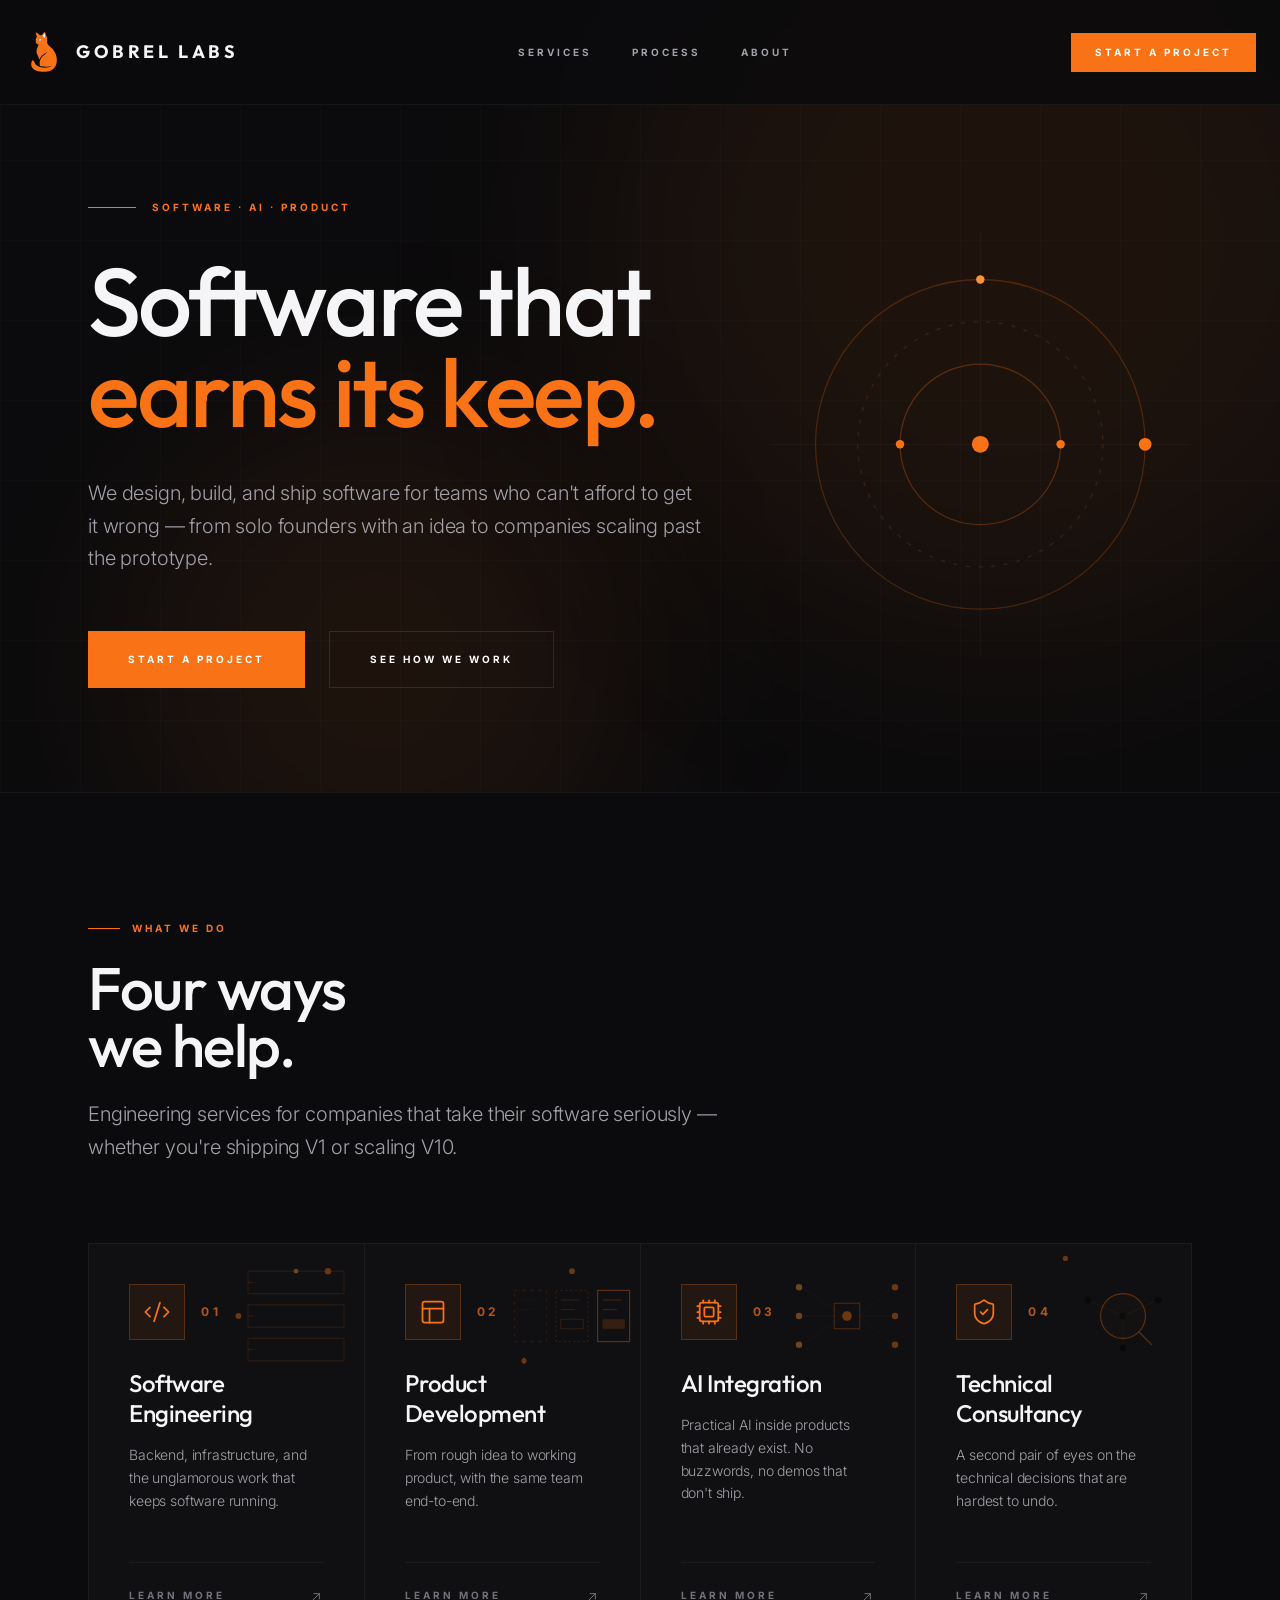
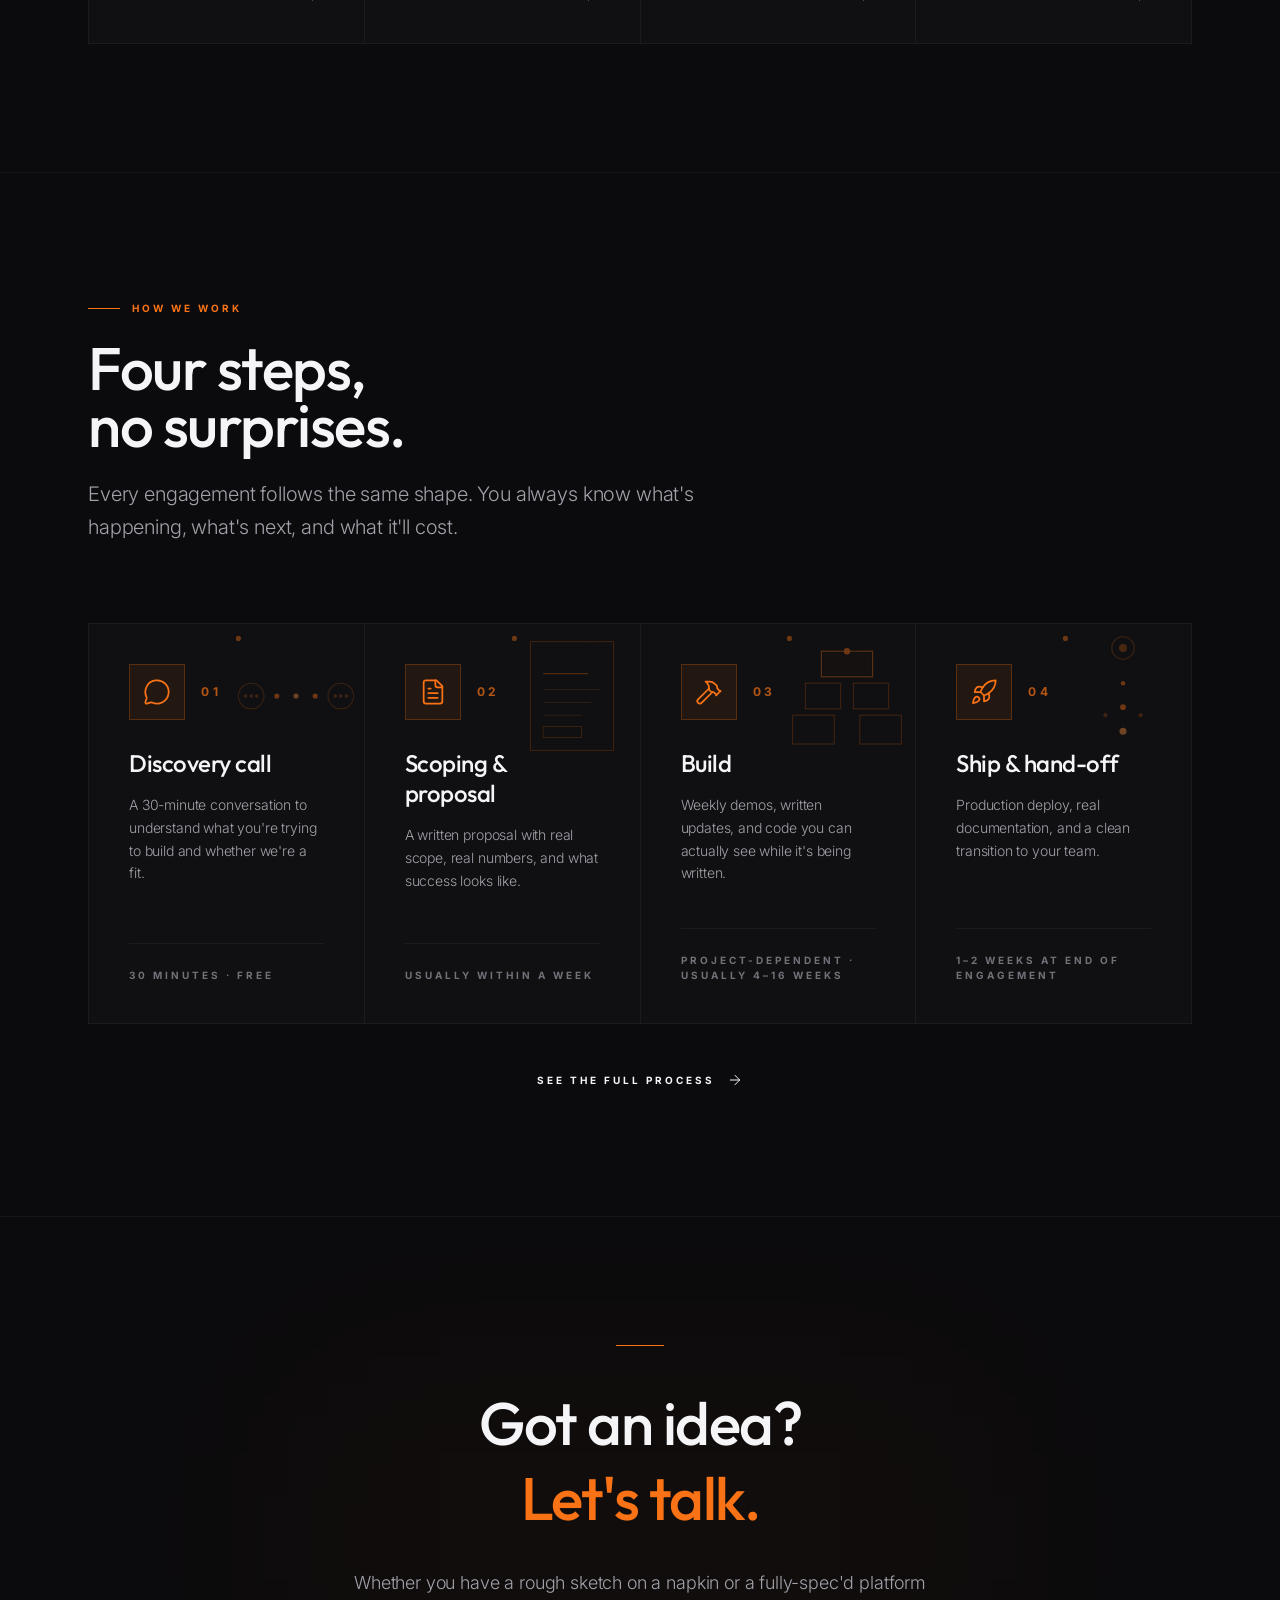
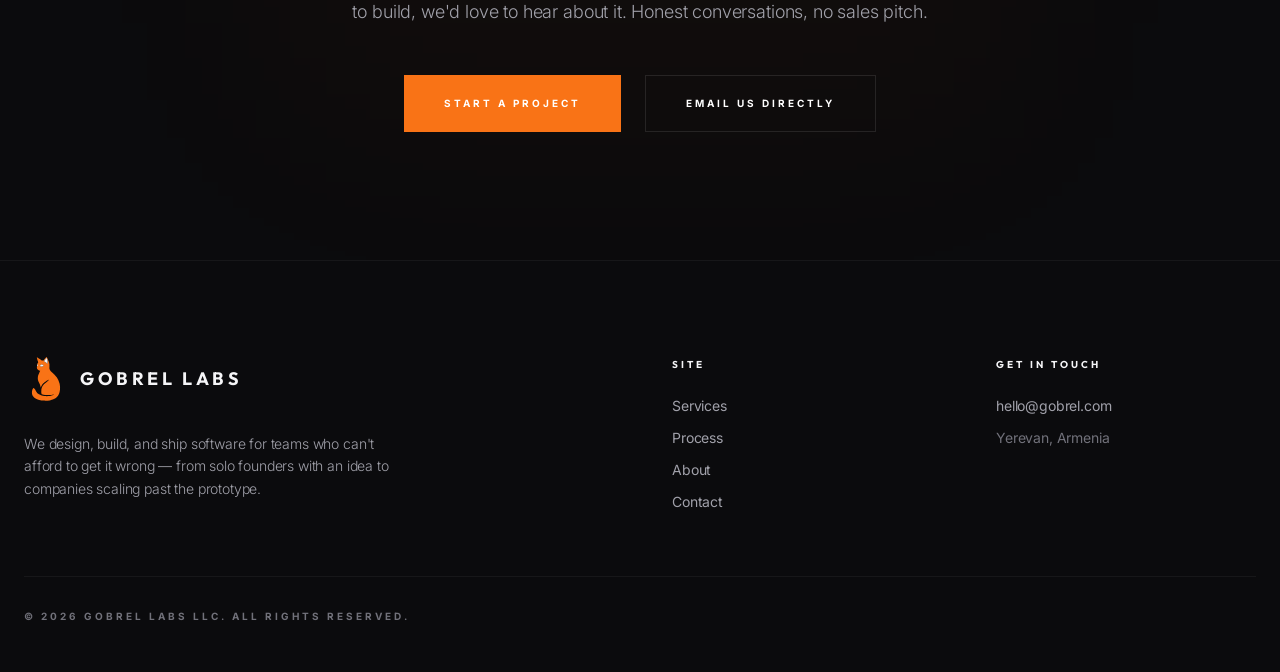
<file: index.html>
<!DOCTYPE html><html lang="en" class="scroll-smooth"> <head><meta charset="UTF-8"><meta name="viewport" content="width=device-width, initial-scale=1.0"><meta name="theme-color" content="#0b0b0d"><!-- Fonts --><link rel="preconnect" href="https://fonts.googleapis.com"><link rel="preconnect" href="https://fonts.gstatic.com" crossorigin><link href="https://fonts.googleapis.com/css2?family=Inter:wght@300;400;500;600;700&family=Outfit:wght@400;500;600;700&display=swap" rel="stylesheet"><!-- Primary meta --><title>Gobrel Labs — Software, AI, and Product Engineering</title><meta name="description" content="We design, build, and ship software for teams who can't afford to get it wrong — from solo founders with an idea to companies scaling past the prototype."><link rel="canonical" href="https://gobrel.com/"><!-- Open Graph --><meta property="og:type" content="website"><meta property="og:url" content="https://gobrel.com/"><meta property="og:title" content="Gobrel Labs — Software, AI, and Product Engineering"><meta property="og:description" content="We design, build, and ship software for teams who can't afford to get it wrong."><meta property="og:site_name" content="Gobrel Labs"><!-- JSON-LD --><script type="application/ld+json">{"@context":"https://schema.org","@type":"Organization","name":"Gobrel Labs","url":"https://gobrel.com","logo":"https://gobrel.com/logo.svg","description":"We design, build, and ship software for teams who can't afford to get it wrong — from solo founders with an idea to companies scaling past the prototype."}</script><!-- Favicon --><link rel="icon" type="image/svg+xml" href="/favicon.svg"><link rel="stylesheet" href="/_astro/about.CgyVgIvz.css"></head> <body class="min-h-screen flex flex-col bg-surface text-foreground">  <a href="#main-content" class="skip-to-content">
Skip to content
</a> <nav class="fixed top-0 left-0 right-0 z-50 py-6 md:py-8 px-6 bg-surface/80 backdrop-blur-md border-b border-hairline" data-astro-cid-3ef6ksr2> <div class="max-w-7xl mx-auto flex items-center justify-between" data-astro-cid-3ef6ksr2> <a href="/" class="flex items-center gap-3 group" data-astro-cid-3ef6ksr2> <div class="relative flex items-center justify-center group-hover:rotate-6 transition-transform duration-500" style="width: 40px; height: 40px;"> <svg viewBox="570 660 620 960" xmlns="http://www.w3.org/2000/svg" class="w-full h-full opacity-100"> <path fill="var(--brand-primary)" opacity="1.000000" d=" M946.164673,1513.258545   C959.389282,1510.506714 972.725281,1508.191650 985.801453,1504.857300   C995.351196,1502.422241 1004.629456,1498.836426 1013.895935,1495.405029   C1020.960266,1492.788940 1027.944580,1489.875488 1034.723267,1486.595825   C1039.935547,1484.073975 1044.772339,1480.776123 1050.081299,1477.495117   C1050.591797,1477.156494 1050.797119,1477.146240 1051.002563,1477.135986   C1051.002563,1477.135986 1050.882080,1477.106689 1051.255371,1477.093628   C1053.695679,1475.897461 1055.762451,1474.714233 1057.829346,1473.531006   C1057.640625,1473.108154 1057.451904,1472.685181 1057.263184,1472.262329   C1052.304932,1473.798584 1047.346558,1475.334839 1042.388306,1476.871094   C1042.269165,1477.047485 1042.150024,1477.223999 1041.793701,1477.545898   C1041.556396,1477.691406 1041.743530,1477.622192 1041.743530,1477.622314   C1026.487915,1480.743408 1011.232300,1483.864380 995.223877,1486.861572   C992.812866,1486.848022 991.141418,1486.860229 989.498596,1487.083252   C963.553223,1490.605103 937.490784,1491.815674 911.326538,1491.179321   C909.562073,1491.136475 907.785767,1491.580688 906.014954,1491.798340   C899.650391,1491.504761 893.285828,1491.211426 886.209229,1490.587158   C874.118652,1489.106445 862.740051,1487.956543 851.361511,1486.806641   C842.024353,1485.435547 832.613647,1484.434326 823.369141,1482.596802   C812.562012,1480.448608 801.914795,1477.505615 791.167297,1475.042114   C786.790161,1474.038818 784.664734,1471.690674 783.890869,1467.093628   C782.546265,1459.106445 780.318604,1451.272217 778.699829,1443.325317   C777.599854,1437.925659 776.907166,1432.442993 776.402710,1426.263428   C777.551575,1405.577271 778.330078,1385.625000 779.108521,1365.672729   C779.108521,1365.672729 779.008728,1365.349609 779.271973,1364.884277   C781.368835,1356.892334 783.202454,1349.365601 785.036011,1341.838867   C789.834595,1329.866089 793.840393,1317.489502 799.672546,1306.043335   C804.694885,1296.186523 811.464539,1287.144287 818.059631,1278.181763   C828.679199,1263.750122 840.686096,1250.556641 854.465576,1238.968750   C864.134338,1230.837891 873.158875,1221.944336 882.751465,1213.718262   C890.749695,1206.859253 899.240845,1200.578003 907.348633,1193.842285   C912.155640,1189.848633 916.651978,1185.480225 921.270142,1181.260620   C924.527222,1178.284546 927.754028,1175.275391 931.271851,1171.762817   C932.006653,1170.828369 932.463867,1170.411987 932.921143,1169.995728   C933.099243,1169.682007 933.277283,1169.368408 933.995483,1168.846436   C935.026978,1168.056152 935.518250,1167.474243 936.009521,1166.892212   C936.009521,1166.892212 936.005249,1166.992798 936.282837,1166.997070   C936.699890,1166.629395 936.839355,1166.257568 936.978882,1165.885742   C936.978882,1165.885742 936.973938,1165.966919 937.282349,1166.062500   C942.565002,1160.903687 947.539307,1155.649536 952.513611,1150.395264   C952.126526,1149.907104 951.739441,1149.418945 951.352295,1148.930786   C943.806458,1152.892822 936.260559,1156.854980 928.714661,1160.817017   C928.714661,1160.817017 928.491455,1160.983032 927.987305,1160.972656   C926.312988,1161.679077 925.142822,1162.395874 923.972656,1163.112671   C923.972656,1163.112671 923.985779,1163.002197 923.667664,1162.985596   C918.601990,1165.640991 913.854431,1168.313232 909.106934,1170.985474   C908.343994,1171.552856 907.581055,1172.120239 906.184082,1172.771484   C904.441223,1173.541992 903.332458,1174.228638 902.223694,1174.915283   C892.797180,1180.809937 883.043762,1186.248901 874.027527,1192.715576   C862.933411,1200.672485 852.335205,1209.341064 841.751953,1217.982666   C834.987671,1223.505981 828.367371,1229.262939 822.157837,1235.396240   C808.193054,1249.189697 796.157288,1264.639648 786.399719,1281.620361   C779.819214,1293.072021 774.704529,1305.365967 768.598877,1317.822388   C767.119019,1319.956055 765.974487,1321.550537 764.829956,1323.145020   C764.363281,1323.100464 763.896606,1323.056030 763.429993,1323.011597   C762.662537,1319.074585 762.013000,1315.110229 761.103088,1311.206543   C759.209534,1303.083130 757.178101,1294.991699 755.203308,1286.887207   C751.807861,1276.626709 749.044128,1266.100708 744.870544,1256.167114   C738.438965,1240.859375 731.041260,1225.957520 724.030273,1210.175659   C723.705322,1209.127808 723.403564,1208.787842 723.101807,1208.447998   C723.101746,1208.447998 723.014648,1208.483887 722.973877,1208.113281   C722.579285,1207.499146 722.225464,1207.255493 721.871582,1207.011841   C721.871582,1207.011841 721.943970,1207.023926 722.130066,1206.724121   C721.501953,1205.287842 720.687744,1204.151367 719.873535,1203.014893   C719.873535,1203.014893 719.945007,1203.023071 720.128479,1202.720947   C719.498657,1201.284180 718.685364,1200.149658 717.872070,1199.015015   C717.872070,1199.015015 717.948608,1199.022827 718.116943,1198.700684   C716.827942,1195.580688 715.370605,1192.782715 713.913330,1189.984741   C713.913330,1189.984741 714.019653,1189.873901 713.837402,1189.957764   C713.516785,1189.762817 713.371216,1189.487671 713.218506,1189.216309   C710.044922,1178.930786 706.832764,1168.656738 703.736511,1158.347900   C703.233154,1156.672241 703.242981,1154.842163 703.102600,1152.210693   C700.438721,1132.845581 699.960510,1114.356323 703.119385,1095.849487   C703.390991,1094.258667 703.056091,1092.564453 703.002930,1090.918213   C706.120972,1078.691772 708.520386,1066.221680 712.559021,1054.307251   C716.602783,1042.377930 722.074097,1030.908569 727.294617,1019.407715   C735.878174,1000.498413 744.764404,981.726440 753.862244,962.167297   C750.422546,961.270386 748.052246,960.455994 745.613953,960.047791   C727.367859,956.993347 710.984131,949.459900 699.209351,935.350891   C688.661011,922.711365 679.092590,908.708313 680.062256,889.917725   C680.397949,889.123291 680.733521,889.104187 681.069031,889.085083   C681.069031,889.085083 680.968445,889.150757 681.208679,888.831116   C681.939941,885.117432 682.775391,881.731628 682.857361,878.327698   C683.103088,868.120117 683.054688,857.905457 683.121033,847.693542   C683.121033,847.693542 683.025208,847.426208 683.332153,847.100403   C684.162109,846.504517 684.685059,846.234497 685.503296,846.290527   C688.504883,850.981934 690.994812,855.505249 694.013184,859.643005   C695.428101,861.582764 698.074158,863.499207 700.173401,860.300415   C705.073608,852.833435 706.588074,844.639587 703.936890,836.007385   C701.098267,826.765137 693.323059,823.395508 685.029236,820.794434   C689.238586,804.839783 697.285950,791.059021 708.455566,778.982910   C709.295288,778.075073 709.659058,776.020203 709.276306,774.802734   C706.668457,766.507141 703.801086,758.293091 701.108704,749.251160   C699.091553,741.968628 696.983215,735.487671 694.874878,729.006714   C694.874817,729.006714 694.919983,728.864197 694.727722,729.076721   C694.452454,728.927856 694.369446,728.566406 694.286438,728.205017   C690.922241,716.018799 687.549194,703.835083 684.214600,691.640747   C684.001892,690.862976 684.087402,690.003662 684.156738,688.338379   C683.195129,681.470581 681.928162,675.469543 681.170898,669.404785   C681.006409,668.087769 682.670288,666.542419 683.492065,665.102234   C694.257935,672.073608 705.078064,678.962830 715.775269,686.037842   C728.118713,694.201660 740.497498,702.325562 752.590027,710.851074   C762.064636,717.531128 771.139771,724.779175 780.354126,731.824951   C781.438843,732.654480 782.280273,733.802063 783.771606,735.247864   C785.089294,735.903320 785.875671,736.314941 786.649536,736.292786   C799.369507,735.928894 812.089050,735.542297 824.804443,735.048401   C825.923523,735.004944 827.012207,734.178833 828.115051,733.716248   C835.060303,724.345947 841.912354,714.904602 848.985291,705.631653   C853.335876,699.927856 857.914307,694.387329 862.589233,688.944275   C867.931091,682.724609 873.380554,676.587769 879.006592,670.625732   C881.931641,667.526062 885.262756,664.789978 888.551514,662.059448   C891.029175,660.002441 893.643188,660.455383 895.368347,663.009399   C900.436646,670.512329 906.022827,677.791809 910.062195,685.833862   C916.149902,697.953918 921.447815,710.508484 926.422302,723.137939   C930.453918,733.373474 933.591797,743.966431 936.985413,754.446472   C940.581970,765.553162 944.403625,776.609436 947.405090,787.880005   C950.392578,799.097900 952.483704,810.554565 954.870300,822.688354   C954.825684,840.717224 954.878662,857.964355 954.931641,875.211426   C954.947632,875.405762 954.963623,875.600098 954.810303,876.425049   C952.771179,890.511841 951.779785,903.964905 954.779785,917.404236   C957.609802,925.141846 959.769043,933.211426 963.401428,940.551941   C972.600403,959.141418 986.065308,974.277893 1002.384338,987.103821   C1009.606689,992.780090 1015.851074,999.690613 1022.653259,1005.916443   C1025.315186,1008.352722 1028.289429,1010.447815 1031.534668,1013.235962   C1033.331909,1014.848389 1034.715820,1015.923096 1036.099854,1016.997803   C1036.099854,1016.997803 1035.997803,1016.999268 1036.033447,1017.250488   C1036.414062,1017.668579 1036.759033,1017.835510 1037.103882,1018.002441   C1037.103882,1018.002441 1036.999634,1018.001831 1037.027466,1018.256592   C1037.405151,1018.674011 1037.754883,1018.836609 1038.104736,1018.999207   C1038.104736,1018.999207 1037.999756,1018.999756 1038.028198,1019.252808   C1038.405273,1019.671265 1038.754028,1019.836731 1039.102661,1020.002197   C1039.102661,1020.002197 1038.997681,1020.002014 1039.030884,1020.250549   C1039.407837,1020.667969 1039.751709,1020.836792 1040.095459,1021.005676   C1040.095459,1021.005676 1039.983398,1021.012695 1040.074463,1021.222046   C1040.473877,1021.628418 1040.782349,1021.825500 1041.090942,1022.022583   C1041.090942,1022.022522 1040.971802,1022.028809 1041.094971,1022.209229   C1041.507202,1022.603943 1041.796021,1022.818237 1042.084961,1023.032471   C1042.084961,1023.032471 1041.968994,1023.033875 1042.141113,1023.263184   C1049.167114,1030.258789 1056.020874,1037.025269 1062.874634,1043.791626   C1062.874634,1043.791626 1063.141235,1043.814819 1063.291748,1044.176758   C1063.985107,1045.046021 1064.528076,1045.553223 1065.071045,1046.060425   C1065.071045,1046.060425 1064.943848,1046.074463 1065.183960,1046.128174   C1065.631592,1046.477783 1065.839111,1046.773682 1066.046631,1047.069702   C1066.046631,1047.069702 1065.930908,1047.068970 1066.171875,1047.137207   C1066.626953,1047.495361 1066.840820,1047.785400 1067.054810,1048.075317   C1067.054810,1048.075317 1066.932739,1048.044556 1067.094238,1048.207031   C1067.531128,1048.592896 1067.806763,1048.816406 1068.082275,1049.039795   C1068.082275,1049.039795 1067.961426,1049.038086 1068.103394,1049.208740   C1068.527954,1049.599731 1068.810425,1049.819824 1069.093018,1050.039917   C1069.093018,1050.039917 1068.976318,1050.024658 1069.031250,1050.228027   C1069.317017,1050.694092 1069.547974,1050.956787 1069.778931,1051.219482   C1075.536621,1057.687744 1081.488770,1063.995239 1087.004883,1070.663330   C1094.624390,1079.874634 1102.525635,1088.944824 1109.205933,1098.819824   C1119.632080,1114.231934 1129.588501,1130.007568 1138.876099,1146.129150   C1145.479980,1157.592529 1151.359253,1169.595581 1156.298218,1181.866577   C1163.106812,1198.783081 1169.475220,1215.958862 1174.607788,1233.441650   C1178.526733,1246.790527 1180.234985,1260.788330 1182.861572,1275.262573   C1182.870483,1277.680908 1182.796631,1279.356323 1183.040527,1280.984131   C1186.658081,1305.121948 1187.510864,1329.373779 1186.147827,1353.722900   C1185.748535,1360.854248 1185.373779,1367.986816 1184.987793,1375.118896   C1182.222290,1390.951172 1179.980103,1406.897705 1176.555054,1422.586060   C1172.512085,1441.104736 1165.664185,1458.739136 1157.031494,1475.644897   C1147.778564,1493.765137 1136.777344,1510.547241 1123.031982,1525.775391   C1109.307129,1540.980835 1093.960083,1554.140625 1076.650635,1564.577026   C1061.208496,1573.887573 1044.780884,1581.850342 1028.094727,1588.724854   C1013.255554,1594.838379 997.518311,1598.823853 982.067505,1603.375366   C976.188110,1605.107300 970.002197,1605.798462 963.212952,1606.857178   C960.655029,1606.974243 958.827698,1607.125122 957.026978,1607.432251   C908.769409,1615.664917 860.328918,1616.857544 811.699524,1611.326538   C806.112427,1610.691040 800.484070,1610.419189 794.874817,1609.978882   C783.106567,1608.251587 771.124023,1607.403931 759.617371,1604.602295   C739.480408,1599.698975 719.271973,1594.626587 699.758179,1587.741211   C673.760620,1578.567871 649.186157,1566.407471 627.232239,1549.052368   C608.515808,1534.256592 593.446045,1517.039917 583.691895,1495.252808   C582.768555,1493.190308 581.923462,1491.092896 581.114868,1488.225830   C580.750610,1485.836548 580.365051,1484.216797 579.868713,1482.631836   C572.265137,1458.353027 570.340393,1433.672974 574.791138,1408.584229   C576.036621,1401.563477 577.671143,1394.611816 579.127075,1387.628418   C579.127075,1387.628418 579.036377,1387.174927 579.044434,1386.881470   C579.052490,1386.588013 579.093628,1386.300659 579.093628,1386.300659   C579.282288,1386.167114 579.470886,1386.033569 579.940613,1385.728394   C580.221680,1385.556641 580.219482,1385.587158 580.219482,1385.587158   C583.397034,1372.295288 588.935181,1360.049316 596.702454,1348.828247   C599.372620,1344.970703 602.058411,1341.052856 605.290710,1337.695557   C606.387634,1336.556274 609.185974,1337.054932 611.436279,1337.062744   C611.627014,1337.128784 611.596008,1336.942505 611.572815,1336.761475   C611.985840,1337.002930 612.398865,1337.244507 613.212646,1338.050171   C613.613342,1338.614380 613.596680,1338.515015 613.596680,1338.515015   C613.793884,1338.625977 613.991150,1338.736816 614.644775,1339.239624   C615.429688,1339.759277 615.758240,1339.887207 616.086792,1340.015015   C616.086792,1340.015015 615.971619,1340.028320 616.103271,1340.201782   C616.516113,1340.595825 616.797424,1340.816406 617.078674,1341.036987   C617.078674,1341.036987 616.965393,1341.033081 617.125671,1341.272095   C622.119629,1346.558594 626.953369,1351.606201 631.787048,1356.653687   C632.526611,1357.327148 633.266113,1358.000732 634.476929,1358.984863   C634.841064,1359.684082 634.733948,1360.072510 634.626831,1360.461060   C637.342102,1363.371704 640.555908,1365.963257 642.667419,1369.260498   C646.891541,1375.856934 650.769653,1382.708862 654.321106,1389.694092   C659.543518,1399.965942 663.653442,1410.867432 669.557556,1420.708618   C674.521484,1428.982788 681.041870,1436.415771 687.466309,1443.697998   C695.824768,1453.172485 705.553528,1461.221436 716.476624,1467.631470   C723.898621,1471.986938 731.932739,1475.349976 739.136169,1480.016602   C753.779236,1489.503052 770.247131,1494.654785 786.594482,1499.484131   C803.780823,1504.561523 821.672546,1507.250732 839.254089,1510.992310   C840.836304,1511.329102 842.404602,1511.731201 844.660278,1511.900635   C846.747986,1512.076538 848.132996,1512.624756 849.564697,1512.808472   C881.744202,1516.939575 913.944580,1517.442993 946.164673,1513.258545  M847.332031,737.782593   C843.379761,743.044678 839.427490,748.306824 835.037170,754.152161   C864.401367,767.621155 889.928650,784.384460 906.610046,812.635742   C908.475159,808.837219 910.108398,805.111389 910.874146,801.215027   C914.395752,783.297363 915.139526,765.261047 913.082764,747.069092   C910.827026,727.116333 906.748596,707.686523 897.668518,689.615173   C893.471924,681.263062 893.200439,680.936646 886.856750,688.635498   C873.639893,704.675720 860.789124,721.017639 847.332031,737.782593  M815.830994,857.305298   C820.674011,852.296204 825.593750,847.357971 830.320007,842.240967   C832.066345,840.350159 832.164795,838.199768 829.243774,837.145264   C820.352966,833.935120 811.639587,829.876709 802.481384,827.829895   C773.938599,821.450317 753.963806,835.339600 746.734314,864.208008   C746.474121,865.246948 746.701172,866.407959 746.701172,867.470398   C747.266479,867.586304 747.606628,867.756409 747.894714,867.692322   C748.366150,867.587463 748.968567,867.457520 749.230774,867.118042   C753.330200,861.807800 758.354675,863.461609 763.248413,865.382141   C782.072083,872.768982 799.383179,870.221802 815.830994,857.305298  z"></path> <path fill="currentColor" opacity="1.000000" stroke="none" d=" M847.559937,737.509094   C860.789124,721.017639 873.639893,704.675720 886.856750,688.635498   C893.200439,680.936646 893.471924,681.263062 897.668518,689.615173   C906.748596,707.686523 910.827026,727.116333 913.082764,747.069092   C915.139526,765.261047 914.395752,783.297363 910.874146,801.215027   C910.108398,805.111389 908.475159,808.837219 906.610046,812.635742   C889.928650,784.384460 864.401367,767.621155 835.037170,754.152161   C839.427490,748.306824 843.379761,743.044678 847.559937,737.509094  z"></path> <path fill="currentColor" opacity="1.000000" stroke="none" d=" M685.068970,820.806458   C693.323059,823.395508 701.098267,826.765137 703.936890,836.007385   C706.588074,844.639587 705.073608,852.833435 700.173401,860.300415   C698.074158,863.499207 695.428101,861.582764 694.013184,859.643005   C690.994812,855.505249 688.504883,850.981934 685.575317,845.977234   C685.263794,837.141479 679.945557,828.987488 685.153198,820.748291   C685.153198,820.748291 685.108704,820.818481 685.068970,820.806458  z"></path> <path fill="currentColor" opacity="1.000000" stroke="none" d=" M815.545898,857.522339   C799.383179,870.221802 782.072083,872.768982 763.248413,865.382141   C758.354675,863.461609 753.330200,861.807800 749.230774,867.118042   C748.968567,867.457520 748.366150,867.587463 747.894714,867.692322   C747.606628,867.756409 747.266479,867.586304 746.701172,867.470398   C746.701172,866.407959 746.474121,865.246948 746.734314,864.208008   C753.963806,835.339600 773.938599,821.450317 802.481384,827.829895   C811.639587,829.876709 820.352966,833.935120 829.243774,837.145264   C832.164795,838.199768 832.066345,840.350159 830.320007,842.240967   C825.593750,847.357971 820.674011,852.296204 815.545898,857.522339  z"></path> </svg> </div> <span class="text-base md:text-lg font-bold tracking-[0.2em] text-foreground uppercase font-display" data-astro-cid-3ef6ksr2>
Gobrel Labs
</span> </a> <div class="hidden lg:flex items-center gap-10" data-astro-cid-3ef6ksr2> <a href="/services" class="text-[10px] font-bold uppercase tracking-[0.3em] transition-colors text-foreground-muted hover:text-foreground" data-astro-cid-3ef6ksr2> Services </a><a href="/process" class="text-[10px] font-bold uppercase tracking-[0.3em] transition-colors text-foreground-muted hover:text-foreground" data-astro-cid-3ef6ksr2> Process </a><a href="/about" class="text-[10px] font-bold uppercase tracking-[0.3em] transition-colors text-foreground-muted hover:text-foreground" data-astro-cid-3ef6ksr2> About </a> </div> <div class="flex items-center gap-4" data-astro-cid-3ef6ksr2> <a href="/contact" class="hidden sm:inline-block text-[10px] font-bold uppercase tracking-[0.3em] px-6 py-3 bg-brand text-white hover:bg-brand-dark transition-colors" data-astro-cid-3ef6ksr2>
Start a project
</a> <button type="button" data-menu-toggle aria-label="Open menu" aria-expanded="false" aria-controls="mobile-menu" class="lg:hidden text-foreground inline-flex items-center justify-center w-10 h-10 -mr-2" data-astro-cid-3ef6ksr2> <span data-menu-icon-open data-astro-cid-3ef6ksr2><svg xmlns="http://www.w3.org/2000/svg" stroke-width="1.5" width="24" height="24" stroke="currentColor" stroke-linecap="round" stroke-linejoin="round" fill="none" viewBox="0 0 24 24" class="lucide lucide-menu">  <path d="M4 5h16"></path> <path d="M4 12h16"></path> <path d="M4 19h16"></path>  </svg></span> <span data-menu-icon-close class="hidden" data-astro-cid-3ef6ksr2><svg xmlns="http://www.w3.org/2000/svg" stroke-width="1.5" width="24" height="24" stroke="currentColor" stroke-linecap="round" stroke-linejoin="round" fill="none" viewBox="0 0 24 24" class="lucide lucide-x">  <path d="M18 6 6 18"></path> <path d="m6 6 12 12"></path>  </svg></span> </button> </div> </div> <div id="mobile-menu" class="lg:hidden absolute top-full left-0 right-0 bg-surface/95 backdrop-blur-md border-b border-hairline px-6 pt-4 pb-6 opacity-0 -translate-y-2 pointer-events-none transition-all duration-200" data-astro-cid-3ef6ksr2> <div class="flex flex-col gap-1" data-astro-cid-3ef6ksr2> <a href="/services" class="text-sm py-3 transition-colors text-foreground font-medium hover:text-brand" data-astro-cid-3ef6ksr2> Services </a><a href="/process" class="text-sm py-3 transition-colors text-foreground font-medium hover:text-brand" data-astro-cid-3ef6ksr2> Process </a><a href="/about" class="text-sm py-3 transition-colors text-foreground font-medium hover:text-brand" data-astro-cid-3ef6ksr2> About </a> <a href="/contact" class="mt-4 inline-block text-[10px] font-bold uppercase tracking-[0.3em] px-6 py-3 bg-brand text-white text-center" data-astro-cid-3ef6ksr2>
Start a project
</a> </div> </div> </nav>  <script type="module">const t=document.querySelector("[data-menu-toggle]"),c=document.getElementById("mobile-menu"),n=document.querySelector("[data-menu-icon-open]"),o=document.querySelector("[data-menu-icon-close]");t?.addEventListener("click",()=>{const e=c?.classList.toggle("open")??!1;t.setAttribute("aria-expanded",String(e)),t.setAttribute("aria-label",e?"Close menu":"Open menu"),n&&n.classList.toggle("hidden",e),o&&o.classList.toggle("hidden",!e)});</script> <main id="main-content" tabindex="-1" class="flex-grow flex flex-col">  <section class="relative min-h-[88vh] flex items-center pt-24 bg-surface overflow-hidden"> <div data-play-state aria-hidden="true" class="hidden sm:block absolute inset-0 z-0 overflow-hidden pointer-events-none"><div class="ambient-orb absolute top-[-20%] right-[-10%] w-[800px] h-[800px] bg-brand-glow blur-[120px] rounded-full"></div><div class="ambient-orb-rev absolute bottom-[-15%] left-[10%] w-[500px] h-[500px] bg-brand-tint-8 blur-[100px] rounded-full"></div><div class="absolute inset-0 bg-[linear-gradient(to_right,rgba(255,255,255,0.03)_1px,transparent_1px),linear-gradient(to_bottom,rgba(255,255,255,0.03)_1px,transparent_1px)] bg-[size:80px_80px] opacity-50"></div></div> <div class="max-w-6xl mx-auto px-6 w-full relative z-10"> <div class="grid lg:grid-cols-12 gap-10 lg:gap-16 items-center"> <div class="animate-hero-content lg:col-span-7"> <div class="flex items-center gap-4 mb-10"> <div class="w-12 h-px bg-brand"></div> <span class="text-[10px] font-bold uppercase tracking-[0.3em] text-brand">
Software · AI · Product
</span> </div> <h1 class="text-5xl md:text-7xl lg:text-8xl font-medium leading-[0.95] tracking-tight text-foreground mb-10 font-display">
Software that<br> <span class="text-brand">earns its keep.</span> </h1> <p class="text-lg md:text-xl text-foreground-muted font-light leading-relaxed max-w-2xl mb-14">
We design, build, and ship software for teams who can't afford to get it wrong — from solo founders with an idea to companies scaling past the prototype.
</p> <div class="flex flex-col sm:flex-row gap-6"> <a href="/contact" class="group relative inline-flex items-center justify-center px-10 py-5 overflow-hidden text-[10px] font-bold uppercase tracking-[0.3em] transition-all duration-500 focus-visible:outline-none focus-visible:ring-2 focus-visible:ring-brand focus-visible:ring-offset-2 focus-visible:ring-offset-surface bg-brand text-white hover:bg-brand-dark"><span class="relative z-10">Start a project</span><span aria-hidden="true" class="absolute inset-0 bg-white translate-y-full group-hover:translate-y-0 transition-transform duration-500"></span><span aria-hidden="true" class="absolute inset-0 z-20 flex items-center justify-center text-surface opacity-0 group-hover:opacity-100 transition-opacity duration-500">Start a project</span></a> <a href="/process" class="group relative inline-flex items-center justify-center px-10 py-5 overflow-hidden text-[10px] font-bold uppercase tracking-[0.3em] transition-all duration-500 focus-visible:outline-none focus-visible:ring-2 focus-visible:ring-brand focus-visible:ring-offset-2 focus-visible:ring-offset-surface border border-white/10 text-white hover:bg-white/5 hover:border-white/20">See how we work</a> </div> </div> <div class="animate-hero-orb hidden lg:block lg:col-span-5" aria-hidden="true"> <svg data-play-state viewBox="0 0 200 200" class="w-full max-w-md mx-auto"> <circle cx="100" cy="100" r="78" fill="none" stroke="rgba(249,115,22,0.22)" stroke-width="0.6"></circle> <circle cx="100" cy="100" r="58" fill="none" stroke="rgba(249,115,22,0.16)" stroke-width="0.6" stroke-dasharray="2 4"></circle> <circle cx="100" cy="100" r="38" fill="none" stroke="rgba(249,115,22,0.28)" stroke-width="0.6"></circle> <line x1="0" y1="100" x2="200" y2="100" stroke="rgba(255,255,255,0.05)" stroke-width="0.4"></line> <line x1="100" y1="0" x2="100" y2="200" stroke="rgba(255,255,255,0.05)" stroke-width="0.4"></line> <g class="orbit-slow"> <circle cx="178" cy="100" r="3" fill="#f97316"></circle> <circle cx="100" cy="22" r="2" fill="#fb923c"></circle> </g> <g class="orbit-fast-rev"> <circle cx="138" cy="100" r="2" fill="#f97316"></circle> <circle cx="62" cy="100" r="2" fill="#f97316"></circle> </g> <circle cx="100" cy="100" r="4" fill="#f97316" class="pulser-anim"></circle> </svg> </div> </div> </div> </section> <section class="py-24 md:py-32 bg-surface text-foreground border-y border-hairline"> <div class="max-w-6xl mx-auto px-6"> <header class="flex flex-col gap-6"> <div class="flex items-center gap-3"> <div class="w-8 h-px bg-brand"></div> <span class="text-[10px] uppercase font-bold tracking-[0.3em] text-brand"> What we do </span> </div> <h2 class="text-4xl md:text-6xl font-medium tracking-tight text-foreground leading-[0.95]"> Four ways<br />we help. </h2> <p class="text-lg md:text-xl text-foreground-muted leading-relaxed font-light max-w-2xl"> Engineering services for companies that take their software seriously — whether you&#39;re shipping V1 or scaling V10. </p> </header> <div class="mt-20 grid md:grid-cols-2 lg:grid-cols-4 border-l border-t border-hairline bg-white/[0.02]"> <div class="reveal ">  <a href="/services" class="group relative block p-10 border-r border-b border-hairline hover:bg-surface-alt transition-all duration-500 min-h-[400px] overflow-hidden" data-play-state><div class="absolute -top-2 -right-3 w-40 h-40 opacity-40 group-hover:opacity-60 transition-opacity duration-500 pointer-events-none"><svg viewBox="0 0 100 100" class="w-full h-full" aria-hidden="true"> <rect x="20" y="22" width="60" height="14" fill="none" stroke-width="0.7" class="motif-anim" style="animation:layer-glow 3.2s ease-in-out infinite;animation-delay:0s;stroke:rgba(249,115,22,0.30)"></rect> <rect x="20" y="43" width="60" height="14" fill="none" stroke-width="0.7" class="motif-anim" style="animation:layer-glow 3.2s ease-in-out infinite;animation-delay:0.4s;stroke:rgba(249,115,22,0.30)"></rect> <rect x="20" y="64" width="60" height="14" fill="none" stroke-width="0.7" class="motif-anim" style="animation:layer-glow 3.2s ease-in-out infinite;animation-delay:0.8s;stroke:rgba(249,115,22,0.30)"></rect> <line x1="20" y1="29" x2="24" y2="29" stroke="rgba(249,115,22,0.4)" stroke-width="0.5"></line> <line x1="20" y1="50" x2="24" y2="50" stroke="rgba(249,115,22,0.4)" stroke-width="0.5"></line> <line x1="20" y1="71" x2="24" y2="71" stroke="rgba(249,115,22,0.4)" stroke-width="0.5"></line> <circle cx="70" cy="22" r="2" fill="#f97316" class="motif-anim" style="animation:flow-down 3.2s ease-in-out infinite;animation-delay:0s"></circle> <circle cx="50" cy="22" r="1.5" fill="#fb923c" class="motif-anim" style="animation:flow-down 3.2s ease-in-out infinite;animation-delay:1.6s"></circle> <circle cx="14" cy="50" r="1.8" fill="#f97316" class="motif-anim pulser-anim" style="animation-delay:0s"></circle> </svg></div><div class="relative z-10 flex items-center gap-4 mb-7"><div class="flex items-center justify-center bg-brand-tint-8 border border-brand-tint-25 w-14 h-14"><svg xmlns="http://www.w3.org/2000/svg" stroke-width="1.5" width="28" height="28" stroke="currentColor" stroke-linecap="round" stroke-linejoin="round" fill="none" viewBox="0 0 24 24" class="lucide lucide-code-xml text-brand">  <path d="m18 16 4-4-4-4"></path> <path d="m6 8-4 4 4 4"></path> <path d="m14.5 4-5 16"></path>  </svg></div><span class="text-xs font-bold text-brand/70 tracking-[0.3em]">01</span></div><h3 class="relative z-10 text-xl md:text-2xl font-medium mb-4 font-display group-hover:text-brand transition-colors leading-tight">Software Engineering</h3><p class="relative z-10 text-foreground-muted text-sm font-light leading-relaxed mb-10">Backend, infrastructure, and the unglamorous work that keeps software running.</p><div class="absolute bottom-10 left-10 right-10 pt-6 border-t border-hairline flex items-center justify-between gap-2 text-[10px] font-bold uppercase tracking-[0.3em] text-foreground-faint group-hover:text-brand transition-colors"><span>Learn more</span><svg viewBox="0 0 24 24" class="w-4 h-4 translate-y-0.5" fill="none" stroke="currentColor" stroke-width="1.5"><path d="M7 17 17 7M9 7h8v8" stroke-linecap="round" stroke-linejoin="round"></path></svg></div></a>  </div><div class="reveal " style="animation-delay: 0.08s">  <a href="/services" class="group relative block p-10 border-r border-b border-hairline hover:bg-surface-alt transition-all duration-500 min-h-[400px] overflow-hidden" data-play-state><div class="absolute -top-2 -right-3 w-40 h-40 opacity-40 group-hover:opacity-60 transition-opacity duration-500 pointer-events-none"><svg viewBox="0 0 100 100" class="w-full h-full" aria-hidden="true"> <rect x="14" y="34" width="20" height="32" fill="none" stroke="rgba(249,115,22,0.4)" stroke-width="0.6" class="motif-anim" style="animation:refine 6s ease-in-out infinite;animation-delay:0.4s;stroke-dasharray:2 3"></rect> <line x1="17" y1="40" x2="29" y2="40" stroke="rgba(249,115,22,0.3)" stroke-width="0.4" stroke-dasharray="1 1"></line> <line x1="17" y1="46" x2="26" y2="46" stroke="rgba(249,115,22,0.3)" stroke-width="0.4" stroke-dasharray="1 1"></line> <rect x="40" y="34" width="20" height="32" fill="none" stroke="rgba(249,115,22,0.55)" stroke-width="0.6" class="motif-anim" style="animation:refine 6s ease-in-out infinite;animation-delay:1.4s;stroke-dasharray:1 2"></rect> <line x1="43" y1="40" x2="55" y2="40" stroke="rgba(249,115,22,0.5)" stroke-width="0.5"></line> <line x1="43" y1="46" x2="52" y2="46" stroke="rgba(249,115,22,0.5)" stroke-width="0.5"></line> <rect x="43" y="52" width="14" height="6" fill="none" stroke="rgba(249,115,22,0.45)" stroke-width="0.5"></rect> <rect x="66" y="34" width="20" height="32" fill="none" stroke="rgba(249,115,22,0.85)" stroke-width="0.7"></rect> <line x1="69" y1="40" x2="81" y2="40" stroke="rgba(249,115,22,0.7)" stroke-width="0.5"></line> <line x1="69" y1="46" x2="78" y2="46" stroke="rgba(249,115,22,0.7)" stroke-width="0.5"></line> <rect x="69" y="52" width="14" height="6" fill="#f97316" opacity="0.4"></rect> <line x1="14" y1="78" x2="86" y2="78" stroke="rgba(255,255,255,0.06)" stroke-width="0.4"></line> <g class="motif-anim" style="animation:cursor-march 6s ease-in-out infinite;animation-delay:0.4s;transform-origin:center"> <line x1="20" y1="76" x2="20" y2="80" stroke="#f97316" stroke-width="0.8"></line> <circle cx="20" cy="78" r="1.6" fill="#f97316"></circle> </g> <circle cx="50" cy="22" r="1.8" fill="#f97316" class="motif-anim pulser-anim" style="animation-delay:0.4s"></circle> </svg></div><div class="relative z-10 flex items-center gap-4 mb-7"><div class="flex items-center justify-center bg-brand-tint-8 border border-brand-tint-25 w-14 h-14"><svg xmlns="http://www.w3.org/2000/svg" stroke-width="1.5" width="28" height="28" stroke="currentColor" stroke-linecap="round" stroke-linejoin="round" fill="none" viewBox="0 0 24 24" class="lucide lucide-panels-top-left text-brand">  <rect width="18" height="18" x="3" y="3" rx="2"></rect> <path d="M3 9h18"></path> <path d="M9 21V9"></path>  </svg></div><span class="text-xs font-bold text-brand/70 tracking-[0.3em]">02</span></div><h3 class="relative z-10 text-xl md:text-2xl font-medium mb-4 font-display group-hover:text-brand transition-colors leading-tight">Product Development</h3><p class="relative z-10 text-foreground-muted text-sm font-light leading-relaxed mb-10">From rough idea to working product, with the same team end-to-end.</p><div class="absolute bottom-10 left-10 right-10 pt-6 border-t border-hairline flex items-center justify-between gap-2 text-[10px] font-bold uppercase tracking-[0.3em] text-foreground-faint group-hover:text-brand transition-colors"><span>Learn more</span><svg viewBox="0 0 24 24" class="w-4 h-4 translate-y-0.5" fill="none" stroke="currentColor" stroke-width="1.5"><path d="M7 17 17 7M9 7h8v8" stroke-linecap="round" stroke-linejoin="round"></path></svg></div></a>  </div><div class="reveal " style="animation-delay: 0.16s">  <a href="/services" class="group relative block p-10 border-r border-b border-hairline hover:bg-surface-alt transition-all duration-500 min-h-[400px] overflow-hidden" data-play-state><div class="absolute -top-2 -right-3 w-40 h-40 opacity-40 group-hover:opacity-60 transition-opacity duration-500 pointer-events-none"><svg viewBox="0 0 100 100" class="w-full h-full" aria-hidden="true"> <line x1="22" y1="32" x2="48" y2="50" stroke="rgba(249,115,22,0.18)" stroke-width="0.4"></line> <line x1="22" y1="50" x2="48" y2="50" stroke="rgba(249,115,22,0.25)" stroke-width="0.4"></line> <line x1="22" y1="68" x2="48" y2="50" stroke="rgba(249,115,22,0.18)" stroke-width="0.4"></line> <line x1="58" y1="50" x2="78" y2="32" stroke="rgba(249,115,22,0.18)" stroke-width="0.4"></line> <line x1="58" y1="50" x2="78" y2="50" stroke="rgba(249,115,22,0.25)" stroke-width="0.4"></line> <line x1="58" y1="50" x2="78" y2="68" stroke="rgba(249,115,22,0.18)" stroke-width="0.4"></line> <rect x="42" y="42" width="16" height="16" fill="none" stroke="rgba(249,115,22,0.7)" stroke-width="0.6"></rect> <circle cx="50" cy="50" r="3" fill="#f97316" class="motif-anim pulser-anim" style="animation-delay:0.8s"></circle> <circle cx="20" cy="32" r="2" fill="#fb923c" class="motif-anim" style="animation:spark 2.6s ease-in-out infinite;animation-delay:0.8s"></circle> <circle cx="20" cy="50" r="2" fill="#fb923c" class="motif-anim" style="animation:spark 2.6s ease-in-out infinite;animation-delay:1.3s"></circle> <circle cx="20" cy="68" r="2" fill="#fb923c" class="motif-anim" style="animation:spark 2.6s ease-in-out infinite;animation-delay:1.8s"></circle> <circle cx="80" cy="32" r="2" fill="#f97316" class="motif-anim" style="animation:spark 2.6s ease-in-out infinite;animation-delay:2.3s"></circle> <circle cx="80" cy="50" r="2" fill="#f97316" class="motif-anim" style="animation:spark 2.6s ease-in-out infinite;animation-delay:2.8s"></circle> <circle cx="80" cy="68" r="2" fill="#f97316" class="motif-anim" style="animation:spark 2.6s ease-in-out infinite;animation-delay:0.8s"></circle> </svg></div><div class="relative z-10 flex items-center gap-4 mb-7"><div class="flex items-center justify-center bg-brand-tint-8 border border-brand-tint-25 w-14 h-14"><svg xmlns="http://www.w3.org/2000/svg" stroke-width="1.5" width="28" height="28" stroke="currentColor" stroke-linecap="round" stroke-linejoin="round" fill="none" viewBox="0 0 24 24" class="lucide lucide-cpu text-brand">  <path d="M12 20v2"></path> <path d="M12 2v2"></path> <path d="M17 20v2"></path> <path d="M17 2v2"></path> <path d="M2 12h2"></path> <path d="M2 17h2"></path> <path d="M2 7h2"></path> <path d="M20 12h2"></path> <path d="M20 17h2"></path> <path d="M20 7h2"></path> <path d="M7 20v2"></path> <path d="M7 2v2"></path> <rect x="4" y="4" width="16" height="16" rx="2"></rect> <rect x="8" y="8" width="8" height="8" rx="1"></rect>  </svg></div><span class="text-xs font-bold text-brand/70 tracking-[0.3em]">03</span></div><h3 class="relative z-10 text-xl md:text-2xl font-medium mb-4 font-display group-hover:text-brand transition-colors leading-tight">AI Integration</h3><p class="relative z-10 text-foreground-muted text-sm font-light leading-relaxed mb-10">Practical AI inside products that already exist. No buzzwords, no demos that don&#39;t ship.</p><div class="absolute bottom-10 left-10 right-10 pt-6 border-t border-hairline flex items-center justify-between gap-2 text-[10px] font-bold uppercase tracking-[0.3em] text-foreground-faint group-hover:text-brand transition-colors"><span>Learn more</span><svg viewBox="0 0 24 24" class="w-4 h-4 translate-y-0.5" fill="none" stroke="currentColor" stroke-width="1.5"><path d="M7 17 17 7M9 7h8v8" stroke-linecap="round" stroke-linejoin="round"></path></svg></div></a>  </div><div class="reveal " style="animation-delay: 0.24s">  <a href="/services" class="group relative block p-10 border-r border-b border-hairline hover:bg-surface-alt transition-all duration-500 min-h-[400px] overflow-hidden" data-play-state><div class="absolute -top-2 -right-3 w-40 h-40 opacity-40 group-hover:opacity-60 transition-opacity duration-500 pointer-events-none"><svg viewBox="0 0 100 100" class="w-full h-full" aria-hidden="true"> <line x1="28" y1="40" x2="50" y2="50" stroke="rgba(249,115,22,0.25)" stroke-width="0.4"></line> <line x1="50" y1="50" x2="72" y2="40" stroke="rgba(249,115,22,0.25)" stroke-width="0.4"></line> <line x1="50" y1="50" x2="50" y2="70" stroke="rgba(249,115,22,0.25)" stroke-width="0.4"></line> <line x1="28" y1="40" x2="50" y2="70" stroke="rgba(249,115,22,0.18)" stroke-width="0.4" stroke-dasharray="1 2"></line> <line x1="72" y1="40" x2="50" y2="70" stroke="rgba(249,115,22,0.18)" stroke-width="0.4" stroke-dasharray="1 2"></line> <circle cx="28" cy="40" r="2.2" class="motif-anim" style="animation:node-bright 5s ease-in-out infinite;animation-delay:1.2s"></circle> <circle cx="72" cy="40" r="2.2" class="motif-anim" style="animation:node-bright 5s ease-in-out infinite;animation-delay:1.7999999999999998s"></circle> <circle cx="50" cy="50" r="2.2" class="motif-anim" style="animation:node-bright 5s ease-in-out infinite;animation-delay:2.4s"></circle> <circle cx="50" cy="70" r="2.2" class="motif-anim" style="animation:node-bright 5s ease-in-out infinite;animation-delay:3s"></circle> <g class="motif-anim" style="animation:lens-drift 5s ease-in-out infinite;animation-delay:1.2s;transform-origin:center"> <circle cx="50" cy="50" r="14" fill="rgba(249,115,22,0.05)" stroke="#f97316" stroke-width="0.7" opacity="0.85"></circle> <line x1="60" y1="60" x2="68" y2="68" stroke="#f97316" stroke-width="0.7" opacity="0.85"></line> </g> <circle cx="14" cy="14" r="1.6" fill="#f97316" class="motif-anim pulser-anim" style="animation-delay:1.2s"></circle> </svg></div><div class="relative z-10 flex items-center gap-4 mb-7"><div class="flex items-center justify-center bg-brand-tint-8 border border-brand-tint-25 w-14 h-14"><svg xmlns="http://www.w3.org/2000/svg" stroke-width="1.5" width="28" height="28" stroke="currentColor" stroke-linecap="round" stroke-linejoin="round" fill="none" viewBox="0 0 24 24" class="lucide lucide-shield-check text-brand">  <path d="M20 13c0 5-3.5 7.5-7.66 8.95a1 1 0 0 1-.67-.01C7.5 20.5 4 18 4 13V6a1 1 0 0 1 1-1c2 0 4.5-1.2 6.24-2.72a1.17 1.17 0 0 1 1.52 0C14.51 3.81 17 5 19 5a1 1 0 0 1 1 1z"></path> <path d="m9 12 2 2 4-4"></path>  </svg></div><span class="text-xs font-bold text-brand/70 tracking-[0.3em]">04</span></div><h3 class="relative z-10 text-xl md:text-2xl font-medium mb-4 font-display group-hover:text-brand transition-colors leading-tight">Technical Consultancy</h3><p class="relative z-10 text-foreground-muted text-sm font-light leading-relaxed mb-10">A second pair of eyes on the technical decisions that are hardest to undo.</p><div class="absolute bottom-10 left-10 right-10 pt-6 border-t border-hairline flex items-center justify-between gap-2 text-[10px] font-bold uppercase tracking-[0.3em] text-foreground-faint group-hover:text-brand transition-colors"><span>Learn more</span><svg viewBox="0 0 24 24" class="w-4 h-4 translate-y-0.5" fill="none" stroke="currentColor" stroke-width="1.5"><path d="M7 17 17 7M9 7h8v8" stroke-linecap="round" stroke-linejoin="round"></path></svg></div></a>  </div> </div> </div> </section> <section class="py-24 md:py-32 bg-surface"> <div class="max-w-6xl mx-auto px-6"> <header class="flex flex-col gap-6"> <div class="flex items-center gap-3"> <div class="w-8 h-px bg-brand"></div> <span class="text-[10px] uppercase font-bold tracking-[0.3em] text-brand"> How we work </span> </div> <h2 class="text-4xl md:text-6xl font-medium tracking-tight text-foreground leading-[0.95]"> Four steps,<br />no surprises. </h2> <p class="text-lg md:text-xl text-foreground-muted leading-relaxed font-light max-w-2xl"> Every engagement follows the same shape. You always know what&#39;s happening, what&#39;s next, and what it&#39;ll cost. </p> </header> <div class="mt-20 grid md:grid-cols-2 lg:grid-cols-4 border-l border-t border-hairline bg-white/[0.02]"> <div class="reveal ">  <div class="group relative block p-10 border-r border-b border-hairline hover:bg-surface-alt transition-all duration-500 min-h-[400px] overflow-hidden" data-play-state><div class="absolute -top-2 -right-3 w-40 h-40 opacity-40 group-hover:opacity-60 transition-opacity duration-500 pointer-events-none"><svg viewBox="0 0 100 100" class="w-full h-full" aria-hidden="true"> <circle cx="22" cy="50" r="8" fill="none" stroke="rgba(249,115,22,0.45)" stroke-width="0.7" class="motif-anim" style="animation:node-bright 3.6s ease-in-out infinite;animation-delay:0s"></circle> <circle cx="18.5" cy="50" r="1.1" fill="rgba(249,115,22,0.5)" class="motif-anim" style="animation:spark 3.6s ease-in-out infinite;animation-delay:0s"></circle> <circle cx="22" cy="50" r="1.1" fill="rgba(249,115,22,0.5)" class="motif-anim" style="animation:spark 3.6s ease-in-out infinite;animation-delay:0.4s"></circle> <circle cx="25.5" cy="50" r="1.1" fill="rgba(249,115,22,0.5)" class="motif-anim" style="animation:spark 3.6s ease-in-out infinite;animation-delay:0.8s"></circle> <circle cx="78" cy="50" r="8" fill="none" stroke="rgba(249,115,22,0.45)" stroke-width="0.7" class="motif-anim" style="animation:node-bright 3.6s ease-in-out infinite;animation-delay:1s"></circle> <circle cx="74.5" cy="50" r="1.1" fill="rgba(249,115,22,0.5)" class="motif-anim" style="animation:spark 3.6s ease-in-out infinite;animation-delay:1.3s"></circle> <circle cx="78" cy="50" r="1.1" fill="rgba(249,115,22,0.5)" class="motif-anim" style="animation:spark 3.6s ease-in-out infinite;animation-delay:1.7s"></circle> <circle cx="81.5" cy="50" r="1.1" fill="rgba(249,115,22,0.5)" class="motif-anim" style="animation:spark 3.6s ease-in-out infinite;animation-delay:2.1s"></circle> <line x1="30" y1="50" x2="70" y2="50" stroke="rgba(249,115,22,0.18)" stroke-width="0.4" stroke-dasharray="2 3"></line> <circle cx="38" cy="50" r="1.6" fill="#f97316" class="motif-anim" style="animation:spark 3.6s ease-in-out infinite;animation-delay:0s"></circle> <circle cx="50" cy="50" r="1.6" fill="#fb923c" class="motif-anim" style="animation:spark 3.6s ease-in-out infinite;animation-delay:0.6s"></circle> <circle cx="62" cy="50" r="1.6" fill="#f97316" class="motif-anim" style="animation:spark 3.6s ease-in-out infinite;animation-delay:1.2s"></circle> <circle cx="14" cy="14" r="1.6" fill="#f97316" class="motif-anim pulser-anim" style="animation-delay:0s"></circle> </svg></div><div class="relative z-10 flex items-center gap-4 mb-7"><div class="flex items-center justify-center bg-brand-tint-8 border border-brand-tint-25 w-14 h-14"><svg xmlns="http://www.w3.org/2000/svg" stroke-width="1.5" width="28" height="28" stroke="currentColor" stroke-linecap="round" stroke-linejoin="round" fill="none" viewBox="0 0 24 24" class="lucide lucide-message-circle text-brand">  <path d="M2.992 16.342a2 2 0 0 1 .094 1.167l-1.065 3.29a1 1 0 0 0 1.236 1.168l3.413-.998a2 2 0 0 1 1.099.092 10 10 0 1 0-4.777-4.719"></path>  </svg></div><span class="text-xs font-bold text-brand/70 tracking-[0.3em]">01</span></div><h3 class="relative z-10 text-xl md:text-2xl font-medium mb-4 font-display group-hover:text-brand transition-colors leading-tight">Discovery call</h3><p class="relative z-10 text-foreground-muted text-sm font-light leading-relaxed mb-10">A 30-minute conversation to understand what you&#39;re trying to build and whether we&#39;re a fit.</p><div class="absolute bottom-10 left-10 right-10 pt-6 border-t border-hairline flex items-center justify-between gap-2 text-[10px] font-bold uppercase tracking-[0.3em] text-foreground-faint group-hover:text-brand transition-colors"><span>30 minutes · Free</span></div></div>  </div><div class="reveal " style="animation-delay: 0.08s">  <div class="group relative block p-10 border-r border-b border-hairline hover:bg-surface-alt transition-all duration-500 min-h-[400px] overflow-hidden" data-play-state><div class="absolute -top-2 -right-3 w-40 h-40 opacity-40 group-hover:opacity-60 transition-opacity duration-500 pointer-events-none"><svg viewBox="0 0 100 100" class="w-full h-full" aria-hidden="true"> <rect x="24" y="16" width="52" height="68" fill="none" stroke="rgba(249,115,22,0.45)" stroke-width="0.7" class="motif-anim" style="animation:layer-glow 4s ease-in-out infinite;animation-delay:0.4s"></rect> <line x1="62" y1="16" x2="76" y2="30" stroke="rgba(249,115,22,0.3)" stroke-width="0.5" stroke-dasharray="1 1"></line> <line x1="32" y1="36" x2="60" y2="36" stroke="rgba(249,115,22,0.7)" stroke-width="0.8" class="motif-anim" style="animation:layer-glow 4s ease-in-out infinite;animation-delay:0.7s"></line> <line x1="32" y1="46" x2="68" y2="46" stroke="rgba(249,115,22,0.45)" stroke-width="0.5" class="motif-anim" style="animation:layer-glow 4s ease-in-out infinite;animation-delay:1s"></line> <line x1="32" y1="54" x2="62" y2="54" stroke="rgba(249,115,22,0.45)" stroke-width="0.5" class="motif-anim" style="animation:layer-glow 4s ease-in-out infinite;animation-delay:1.3s"></line> <line x1="32" y1="62" x2="56" y2="62" stroke="rgba(249,115,22,0.45)" stroke-width="0.5" class="motif-anim" style="animation:layer-glow 4s ease-in-out infinite;animation-delay:1.6s"></line> <rect x="32" y="69" width="24" height="7" fill="none" stroke="rgba(249,115,22,0.55)" stroke-width="0.5" class="motif-anim" style="animation:layer-glow 4s ease-in-out infinite;animation-delay:1.9s"></rect> <circle cx="14" cy="14" r="1.6" fill="#f97316" class="motif-anim pulser-anim" style="animation-delay:0.4s"></circle> </svg></div><div class="relative z-10 flex items-center gap-4 mb-7"><div class="flex items-center justify-center bg-brand-tint-8 border border-brand-tint-25 w-14 h-14"><svg xmlns="http://www.w3.org/2000/svg" stroke-width="1.5" width="28" height="28" stroke="currentColor" stroke-linecap="round" stroke-linejoin="round" fill="none" viewBox="0 0 24 24" class="lucide lucide-file-text text-brand">  <path d="M15 2H6a2 2 0 0 0-2 2v16a2 2 0 0 0 2 2h12a2 2 0 0 0 2-2V7Z"></path> <path d="M14 2v4a2 2 0 0 0 2 2h4"></path> <path d="M10 9H8"></path> <path d="M16 13H8"></path> <path d="M16 17H8"></path>  </svg></div><span class="text-xs font-bold text-brand/70 tracking-[0.3em]">02</span></div><h3 class="relative z-10 text-xl md:text-2xl font-medium mb-4 font-display group-hover:text-brand transition-colors leading-tight">Scoping &amp; proposal</h3><p class="relative z-10 text-foreground-muted text-sm font-light leading-relaxed mb-10">A written proposal with real scope, real numbers, and what success looks like.</p><div class="absolute bottom-10 left-10 right-10 pt-6 border-t border-hairline flex items-center justify-between gap-2 text-[10px] font-bold uppercase tracking-[0.3em] text-foreground-faint group-hover:text-brand transition-colors"><span>Usually within a week</span></div></div>  </div><div class="reveal " style="animation-delay: 0.16s">  <div class="group relative block p-10 border-r border-b border-hairline hover:bg-surface-alt transition-all duration-500 min-h-[400px] overflow-hidden" data-play-state><div class="absolute -top-2 -right-3 w-40 h-40 opacity-40 group-hover:opacity-60 transition-opacity duration-500 pointer-events-none"><svg viewBox="0 0 100 100" class="w-full h-full" aria-hidden="true"> <rect x="16" y="62" width="26" height="18" fill="none" stroke-width="0.7" class="motif-anim" style="animation:layer-glow 3.8s ease-in-out infinite;animation-delay:0.8s;stroke:rgba(249,115,22,0.50)"></rect> <rect x="58" y="62" width="26" height="18" fill="none" stroke-width="0.7" class="motif-anim" style="animation:layer-glow 3.8s ease-in-out infinite;animation-delay:1.2000000000000002s;stroke:rgba(249,115,22,0.50)"></rect> <rect x="24" y="42" width="22" height="16" fill="none" stroke-width="0.7" class="motif-anim" style="animation:layer-glow 3.8s ease-in-out infinite;animation-delay:1.6s;stroke:rgba(249,115,22,0.50)"></rect> <rect x="54" y="42" width="22" height="16" fill="none" stroke-width="0.7" class="motif-anim" style="animation:layer-glow 3.8s ease-in-out infinite;animation-delay:2s;stroke:rgba(249,115,22,0.50)"></rect> <rect x="34" y="22" width="32" height="16" fill="none" stroke-width="0.7" class="motif-anim" style="animation:layer-glow 3.8s ease-in-out infinite;animation-delay:2.4000000000000004s;stroke:rgba(249,115,22,0.85)"></rect> <rect x="35" y="23" width="30" height="14" fill="#f97316" opacity="0.06"></rect> <circle cx="50" cy="22" r="2" fill="#f97316" class="motif-anim" style="animation:flow-down 3.8s ease-in-out infinite;animation-delay:0.8s"></circle> <circle cx="14" cy="14" r="1.6" fill="#f97316" class="motif-anim pulser-anim" style="animation-delay:0.8s"></circle> </svg></div><div class="relative z-10 flex items-center gap-4 mb-7"><div class="flex items-center justify-center bg-brand-tint-8 border border-brand-tint-25 w-14 h-14"><svg xmlns="http://www.w3.org/2000/svg" stroke-width="1.5" width="28" height="28" stroke="currentColor" stroke-linecap="round" stroke-linejoin="round" fill="none" viewBox="0 0 24 24" class="lucide lucide-hammer text-brand">  <path d="m15 12-9.373 9.373a1 1 0 0 1-3.001-3L12 9"></path> <path d="m18 15 4-4"></path> <path d="m21.5 11.5-1.914-1.914A2 2 0 0 1 19 8.172v-.344a2 2 0 0 0-.586-1.414l-1.657-1.657A6 6 0 0 0 12.516 3H9l1.243 1.243A6 6 0 0 1 12 8.485V10l2 2h1.172a2 2 0 0 1 1.414.586L18.5 14.5"></path>  </svg></div><span class="text-xs font-bold text-brand/70 tracking-[0.3em]">03</span></div><h3 class="relative z-10 text-xl md:text-2xl font-medium mb-4 font-display group-hover:text-brand transition-colors leading-tight">Build</h3><p class="relative z-10 text-foreground-muted text-sm font-light leading-relaxed mb-10">Weekly demos, written updates, and code you can actually see while it&#39;s being written.</p><div class="absolute bottom-10 left-10 right-10 pt-6 border-t border-hairline flex items-center justify-between gap-2 text-[10px] font-bold uppercase tracking-[0.3em] text-foreground-faint group-hover:text-brand transition-colors"><span>Project-dependent · usually 4–16 weeks</span></div></div>  </div><div class="reveal " style="animation-delay: 0.24s">  <div class="group relative block p-10 border-r border-b border-hairline hover:bg-surface-alt transition-all duration-500 min-h-[400px] overflow-hidden" data-play-state><div class="absolute -top-2 -right-3 w-40 h-40 opacity-40 group-hover:opacity-60 transition-opacity duration-500 pointer-events-none"><svg viewBox="0 0 100 100" class="w-full h-full" aria-hidden="true"> <circle cx="50" cy="20" r="7" fill="none" stroke="rgba(249,115,22,0.5)" stroke-width="0.7" class="motif-anim pulser-anim" style="animation-delay:1.2s"></circle> <circle cx="50" cy="20" r="2.5" fill="#f97316" opacity="0.6"></circle> <line x1="50" y1="27" x2="50" y2="82" stroke="rgba(249,115,22,0.15)" stroke-width="0.4" stroke-dasharray="2 3"></line> <circle cx="50" cy="72" r="2.2" fill="#fb923c" class="motif-anim" style="animation:flow-up 3.2s ease-in-out infinite;animation-delay:1.2s"></circle> <circle cx="50" cy="57" r="1.8" fill="#f97316" class="motif-anim" style="animation:flow-up 3.2s ease-in-out infinite;animation-delay:2s"></circle> <circle cx="50" cy="42" r="1.4" fill="#f97316" class="motif-anim" style="animation:flow-up 3.2s ease-in-out infinite;animation-delay:2.8s"></circle> <circle cx="39" cy="62" r="1.3" fill="rgba(249,115,22,0.5)" class="motif-anim" style="animation:flow-up 3.2s ease-in-out infinite;animation-delay:1.5s"></circle> <circle cx="61" cy="62" r="1.3" fill="rgba(249,115,22,0.5)" class="motif-anim" style="animation:flow-up 3.2s ease-in-out infinite;animation-delay:1.7999999999999998s"></circle> <circle cx="14" cy="14" r="1.6" fill="#f97316" class="motif-anim pulser-anim" style="animation-delay:1.2s"></circle> </svg></div><div class="relative z-10 flex items-center gap-4 mb-7"><div class="flex items-center justify-center bg-brand-tint-8 border border-brand-tint-25 w-14 h-14"><svg xmlns="http://www.w3.org/2000/svg" stroke-width="1.5" width="28" height="28" stroke="currentColor" stroke-linecap="round" stroke-linejoin="round" fill="none" viewBox="0 0 24 24" class="lucide lucide-rocket text-brand">  <path d="M4.5 16.5c-1.5 1.26-2 5-2 5s3.74-.5 5-2c.71-.84.7-2.13-.09-2.91a2.18 2.18 0 0 0-2.91-.09z"></path> <path d="m12 15-3-3a22 22 0 0 1 2-3.95A12.88 12.88 0 0 1 22 2c0 2.72-.78 7.5-6 11a22.35 22.35 0 0 1-4 2z"></path> <path d="M9 12H4s.55-3.03 2-4c1.62-1.08 5 0 5 0"></path> <path d="M12 15v5s3.03-.55 4-2c1.08-1.62 0-5 0-5"></path>  </svg></div><span class="text-xs font-bold text-brand/70 tracking-[0.3em]">04</span></div><h3 class="relative z-10 text-xl md:text-2xl font-medium mb-4 font-display group-hover:text-brand transition-colors leading-tight">Ship &amp; hand-off</h3><p class="relative z-10 text-foreground-muted text-sm font-light leading-relaxed mb-10">Production deploy, real documentation, and a clean transition to your team.</p><div class="absolute bottom-10 left-10 right-10 pt-6 border-t border-hairline flex items-center justify-between gap-2 text-[10px] font-bold uppercase tracking-[0.3em] text-foreground-faint group-hover:text-brand transition-colors"><span>1–2 weeks at end of engagement</span></div></div>  </div> </div> <div class="mt-12 flex justify-center"> <a href="/process" class="inline-flex items-center gap-3 text-[10px] font-bold uppercase tracking-[0.3em] text-foreground hover:text-brand transition-colors">
See the full process <svg xmlns="http://www.w3.org/2000/svg" stroke-width="1.5" width="16" height="16" stroke="currentColor" stroke-linecap="round" stroke-linejoin="round" fill="none" viewBox="0 0 24 24" class="lucide lucide-arrow-right">  <path d="M5 12h14"></path> <path d="m12 5 7 7-7 7"></path>  </svg> </a> </div> </div> </section>  <section class="py-24 md:py-32 bg-surface relative overflow-hidden border-t border-hairline"> <div data-play-state aria-hidden="true" class="absolute inset-0 z-0 opacity-40 pointer-events-none"><div class="ambient-orb-cta absolute top-1/2 left-1/2 -translate-x-1/2 -translate-y-1/2 w-full max-w-3xl h-[400px] bg-brand-glow blur-[120px]"></div></div> <div class="max-w-3xl mx-auto px-6 relative z-10 text-center"> <div class="reveal ">  <div class="flex justify-center mb-10"> <div class="w-12 h-px bg-brand"></div> </div> <h2 class="text-4xl md:text-6xl font-medium text-foreground mb-8 font-display tracking-tight leading-tight">
Got an idea?<br><span class="text-brand">Let's talk.</span> </h2> <p class="text-lg text-foreground-muted mb-12 leading-relaxed max-w-xl mx-auto font-light">
Whether you have a rough sketch on a napkin or a fully-spec'd platform to build, we'd love to hear about it. Honest conversations, no sales pitch.
</p> <div class="flex flex-col sm:flex-row gap-6 justify-center"> <a href="/contact" class="group relative inline-flex items-center justify-center px-10 py-5 overflow-hidden text-[10px] font-bold uppercase tracking-[0.3em] transition-all duration-500 focus-visible:outline-none focus-visible:ring-2 focus-visible:ring-brand focus-visible:ring-offset-2 focus-visible:ring-offset-surface bg-brand text-white hover:bg-brand-dark"><span class="relative z-10">Start a project</span><span aria-hidden="true" class="absolute inset-0 bg-white translate-y-full group-hover:translate-y-0 transition-transform duration-500"></span><span aria-hidden="true" class="absolute inset-0 z-20 flex items-center justify-center text-surface opacity-0 group-hover:opacity-100 transition-opacity duration-500">Start a project</span></a> <a href="mailto:hello@gobrel.com" class="group relative inline-flex items-center justify-center px-10 py-5 overflow-hidden text-[10px] font-bold uppercase tracking-[0.3em] transition-all duration-500 focus-visible:outline-none focus-visible:ring-2 focus-visible:ring-brand focus-visible:ring-offset-2 focus-visible:ring-offset-surface border border-white/10 text-white hover:bg-white/5 hover:border-white/20">Email us directly</a> </div>  </div> </div> </section>  </main> <footer class="bg-surface pt-24 pb-12 border-t border-hairline"> <div class="max-w-7xl mx-auto px-6"> <div class="grid md:grid-cols-12 gap-12 md:gap-16 items-start mb-16"> <div class="md:col-span-6"> <a href="/" class="inline-flex items-center gap-3 group mb-8"> <div class="relative flex items-center justify-center group-hover:scale-110 transition-transform" style="width: 44px; height: 44px;"> <svg viewBox="570 660 620 960" xmlns="http://www.w3.org/2000/svg" class="w-full h-full opacity-100"> <path fill="var(--brand-primary)" opacity="1.000000" d=" M946.164673,1513.258545   C959.389282,1510.506714 972.725281,1508.191650 985.801453,1504.857300   C995.351196,1502.422241 1004.629456,1498.836426 1013.895935,1495.405029   C1020.960266,1492.788940 1027.944580,1489.875488 1034.723267,1486.595825   C1039.935547,1484.073975 1044.772339,1480.776123 1050.081299,1477.495117   C1050.591797,1477.156494 1050.797119,1477.146240 1051.002563,1477.135986   C1051.002563,1477.135986 1050.882080,1477.106689 1051.255371,1477.093628   C1053.695679,1475.897461 1055.762451,1474.714233 1057.829346,1473.531006   C1057.640625,1473.108154 1057.451904,1472.685181 1057.263184,1472.262329   C1052.304932,1473.798584 1047.346558,1475.334839 1042.388306,1476.871094   C1042.269165,1477.047485 1042.150024,1477.223999 1041.793701,1477.545898   C1041.556396,1477.691406 1041.743530,1477.622192 1041.743530,1477.622314   C1026.487915,1480.743408 1011.232300,1483.864380 995.223877,1486.861572   C992.812866,1486.848022 991.141418,1486.860229 989.498596,1487.083252   C963.553223,1490.605103 937.490784,1491.815674 911.326538,1491.179321   C909.562073,1491.136475 907.785767,1491.580688 906.014954,1491.798340   C899.650391,1491.504761 893.285828,1491.211426 886.209229,1490.587158   C874.118652,1489.106445 862.740051,1487.956543 851.361511,1486.806641   C842.024353,1485.435547 832.613647,1484.434326 823.369141,1482.596802   C812.562012,1480.448608 801.914795,1477.505615 791.167297,1475.042114   C786.790161,1474.038818 784.664734,1471.690674 783.890869,1467.093628   C782.546265,1459.106445 780.318604,1451.272217 778.699829,1443.325317   C777.599854,1437.925659 776.907166,1432.442993 776.402710,1426.263428   C777.551575,1405.577271 778.330078,1385.625000 779.108521,1365.672729   C779.108521,1365.672729 779.008728,1365.349609 779.271973,1364.884277   C781.368835,1356.892334 783.202454,1349.365601 785.036011,1341.838867   C789.834595,1329.866089 793.840393,1317.489502 799.672546,1306.043335   C804.694885,1296.186523 811.464539,1287.144287 818.059631,1278.181763   C828.679199,1263.750122 840.686096,1250.556641 854.465576,1238.968750   C864.134338,1230.837891 873.158875,1221.944336 882.751465,1213.718262   C890.749695,1206.859253 899.240845,1200.578003 907.348633,1193.842285   C912.155640,1189.848633 916.651978,1185.480225 921.270142,1181.260620   C924.527222,1178.284546 927.754028,1175.275391 931.271851,1171.762817   C932.006653,1170.828369 932.463867,1170.411987 932.921143,1169.995728   C933.099243,1169.682007 933.277283,1169.368408 933.995483,1168.846436   C935.026978,1168.056152 935.518250,1167.474243 936.009521,1166.892212   C936.009521,1166.892212 936.005249,1166.992798 936.282837,1166.997070   C936.699890,1166.629395 936.839355,1166.257568 936.978882,1165.885742   C936.978882,1165.885742 936.973938,1165.966919 937.282349,1166.062500   C942.565002,1160.903687 947.539307,1155.649536 952.513611,1150.395264   C952.126526,1149.907104 951.739441,1149.418945 951.352295,1148.930786   C943.806458,1152.892822 936.260559,1156.854980 928.714661,1160.817017   C928.714661,1160.817017 928.491455,1160.983032 927.987305,1160.972656   C926.312988,1161.679077 925.142822,1162.395874 923.972656,1163.112671   C923.972656,1163.112671 923.985779,1163.002197 923.667664,1162.985596   C918.601990,1165.640991 913.854431,1168.313232 909.106934,1170.985474   C908.343994,1171.552856 907.581055,1172.120239 906.184082,1172.771484   C904.441223,1173.541992 903.332458,1174.228638 902.223694,1174.915283   C892.797180,1180.809937 883.043762,1186.248901 874.027527,1192.715576   C862.933411,1200.672485 852.335205,1209.341064 841.751953,1217.982666   C834.987671,1223.505981 828.367371,1229.262939 822.157837,1235.396240   C808.193054,1249.189697 796.157288,1264.639648 786.399719,1281.620361   C779.819214,1293.072021 774.704529,1305.365967 768.598877,1317.822388   C767.119019,1319.956055 765.974487,1321.550537 764.829956,1323.145020   C764.363281,1323.100464 763.896606,1323.056030 763.429993,1323.011597   C762.662537,1319.074585 762.013000,1315.110229 761.103088,1311.206543   C759.209534,1303.083130 757.178101,1294.991699 755.203308,1286.887207   C751.807861,1276.626709 749.044128,1266.100708 744.870544,1256.167114   C738.438965,1240.859375 731.041260,1225.957520 724.030273,1210.175659   C723.705322,1209.127808 723.403564,1208.787842 723.101807,1208.447998   C723.101746,1208.447998 723.014648,1208.483887 722.973877,1208.113281   C722.579285,1207.499146 722.225464,1207.255493 721.871582,1207.011841   C721.871582,1207.011841 721.943970,1207.023926 722.130066,1206.724121   C721.501953,1205.287842 720.687744,1204.151367 719.873535,1203.014893   C719.873535,1203.014893 719.945007,1203.023071 720.128479,1202.720947   C719.498657,1201.284180 718.685364,1200.149658 717.872070,1199.015015   C717.872070,1199.015015 717.948608,1199.022827 718.116943,1198.700684   C716.827942,1195.580688 715.370605,1192.782715 713.913330,1189.984741   C713.913330,1189.984741 714.019653,1189.873901 713.837402,1189.957764   C713.516785,1189.762817 713.371216,1189.487671 713.218506,1189.216309   C710.044922,1178.930786 706.832764,1168.656738 703.736511,1158.347900   C703.233154,1156.672241 703.242981,1154.842163 703.102600,1152.210693   C700.438721,1132.845581 699.960510,1114.356323 703.119385,1095.849487   C703.390991,1094.258667 703.056091,1092.564453 703.002930,1090.918213   C706.120972,1078.691772 708.520386,1066.221680 712.559021,1054.307251   C716.602783,1042.377930 722.074097,1030.908569 727.294617,1019.407715   C735.878174,1000.498413 744.764404,981.726440 753.862244,962.167297   C750.422546,961.270386 748.052246,960.455994 745.613953,960.047791   C727.367859,956.993347 710.984131,949.459900 699.209351,935.350891   C688.661011,922.711365 679.092590,908.708313 680.062256,889.917725   C680.397949,889.123291 680.733521,889.104187 681.069031,889.085083   C681.069031,889.085083 680.968445,889.150757 681.208679,888.831116   C681.939941,885.117432 682.775391,881.731628 682.857361,878.327698   C683.103088,868.120117 683.054688,857.905457 683.121033,847.693542   C683.121033,847.693542 683.025208,847.426208 683.332153,847.100403   C684.162109,846.504517 684.685059,846.234497 685.503296,846.290527   C688.504883,850.981934 690.994812,855.505249 694.013184,859.643005   C695.428101,861.582764 698.074158,863.499207 700.173401,860.300415   C705.073608,852.833435 706.588074,844.639587 703.936890,836.007385   C701.098267,826.765137 693.323059,823.395508 685.029236,820.794434   C689.238586,804.839783 697.285950,791.059021 708.455566,778.982910   C709.295288,778.075073 709.659058,776.020203 709.276306,774.802734   C706.668457,766.507141 703.801086,758.293091 701.108704,749.251160   C699.091553,741.968628 696.983215,735.487671 694.874878,729.006714   C694.874817,729.006714 694.919983,728.864197 694.727722,729.076721   C694.452454,728.927856 694.369446,728.566406 694.286438,728.205017   C690.922241,716.018799 687.549194,703.835083 684.214600,691.640747   C684.001892,690.862976 684.087402,690.003662 684.156738,688.338379   C683.195129,681.470581 681.928162,675.469543 681.170898,669.404785   C681.006409,668.087769 682.670288,666.542419 683.492065,665.102234   C694.257935,672.073608 705.078064,678.962830 715.775269,686.037842   C728.118713,694.201660 740.497498,702.325562 752.590027,710.851074   C762.064636,717.531128 771.139771,724.779175 780.354126,731.824951   C781.438843,732.654480 782.280273,733.802063 783.771606,735.247864   C785.089294,735.903320 785.875671,736.314941 786.649536,736.292786   C799.369507,735.928894 812.089050,735.542297 824.804443,735.048401   C825.923523,735.004944 827.012207,734.178833 828.115051,733.716248   C835.060303,724.345947 841.912354,714.904602 848.985291,705.631653   C853.335876,699.927856 857.914307,694.387329 862.589233,688.944275   C867.931091,682.724609 873.380554,676.587769 879.006592,670.625732   C881.931641,667.526062 885.262756,664.789978 888.551514,662.059448   C891.029175,660.002441 893.643188,660.455383 895.368347,663.009399   C900.436646,670.512329 906.022827,677.791809 910.062195,685.833862   C916.149902,697.953918 921.447815,710.508484 926.422302,723.137939   C930.453918,733.373474 933.591797,743.966431 936.985413,754.446472   C940.581970,765.553162 944.403625,776.609436 947.405090,787.880005   C950.392578,799.097900 952.483704,810.554565 954.870300,822.688354   C954.825684,840.717224 954.878662,857.964355 954.931641,875.211426   C954.947632,875.405762 954.963623,875.600098 954.810303,876.425049   C952.771179,890.511841 951.779785,903.964905 954.779785,917.404236   C957.609802,925.141846 959.769043,933.211426 963.401428,940.551941   C972.600403,959.141418 986.065308,974.277893 1002.384338,987.103821   C1009.606689,992.780090 1015.851074,999.690613 1022.653259,1005.916443   C1025.315186,1008.352722 1028.289429,1010.447815 1031.534668,1013.235962   C1033.331909,1014.848389 1034.715820,1015.923096 1036.099854,1016.997803   C1036.099854,1016.997803 1035.997803,1016.999268 1036.033447,1017.250488   C1036.414062,1017.668579 1036.759033,1017.835510 1037.103882,1018.002441   C1037.103882,1018.002441 1036.999634,1018.001831 1037.027466,1018.256592   C1037.405151,1018.674011 1037.754883,1018.836609 1038.104736,1018.999207   C1038.104736,1018.999207 1037.999756,1018.999756 1038.028198,1019.252808   C1038.405273,1019.671265 1038.754028,1019.836731 1039.102661,1020.002197   C1039.102661,1020.002197 1038.997681,1020.002014 1039.030884,1020.250549   C1039.407837,1020.667969 1039.751709,1020.836792 1040.095459,1021.005676   C1040.095459,1021.005676 1039.983398,1021.012695 1040.074463,1021.222046   C1040.473877,1021.628418 1040.782349,1021.825500 1041.090942,1022.022583   C1041.090942,1022.022522 1040.971802,1022.028809 1041.094971,1022.209229   C1041.507202,1022.603943 1041.796021,1022.818237 1042.084961,1023.032471   C1042.084961,1023.032471 1041.968994,1023.033875 1042.141113,1023.263184   C1049.167114,1030.258789 1056.020874,1037.025269 1062.874634,1043.791626   C1062.874634,1043.791626 1063.141235,1043.814819 1063.291748,1044.176758   C1063.985107,1045.046021 1064.528076,1045.553223 1065.071045,1046.060425   C1065.071045,1046.060425 1064.943848,1046.074463 1065.183960,1046.128174   C1065.631592,1046.477783 1065.839111,1046.773682 1066.046631,1047.069702   C1066.046631,1047.069702 1065.930908,1047.068970 1066.171875,1047.137207   C1066.626953,1047.495361 1066.840820,1047.785400 1067.054810,1048.075317   C1067.054810,1048.075317 1066.932739,1048.044556 1067.094238,1048.207031   C1067.531128,1048.592896 1067.806763,1048.816406 1068.082275,1049.039795   C1068.082275,1049.039795 1067.961426,1049.038086 1068.103394,1049.208740   C1068.527954,1049.599731 1068.810425,1049.819824 1069.093018,1050.039917   C1069.093018,1050.039917 1068.976318,1050.024658 1069.031250,1050.228027   C1069.317017,1050.694092 1069.547974,1050.956787 1069.778931,1051.219482   C1075.536621,1057.687744 1081.488770,1063.995239 1087.004883,1070.663330   C1094.624390,1079.874634 1102.525635,1088.944824 1109.205933,1098.819824   C1119.632080,1114.231934 1129.588501,1130.007568 1138.876099,1146.129150   C1145.479980,1157.592529 1151.359253,1169.595581 1156.298218,1181.866577   C1163.106812,1198.783081 1169.475220,1215.958862 1174.607788,1233.441650   C1178.526733,1246.790527 1180.234985,1260.788330 1182.861572,1275.262573   C1182.870483,1277.680908 1182.796631,1279.356323 1183.040527,1280.984131   C1186.658081,1305.121948 1187.510864,1329.373779 1186.147827,1353.722900   C1185.748535,1360.854248 1185.373779,1367.986816 1184.987793,1375.118896   C1182.222290,1390.951172 1179.980103,1406.897705 1176.555054,1422.586060   C1172.512085,1441.104736 1165.664185,1458.739136 1157.031494,1475.644897   C1147.778564,1493.765137 1136.777344,1510.547241 1123.031982,1525.775391   C1109.307129,1540.980835 1093.960083,1554.140625 1076.650635,1564.577026   C1061.208496,1573.887573 1044.780884,1581.850342 1028.094727,1588.724854   C1013.255554,1594.838379 997.518311,1598.823853 982.067505,1603.375366   C976.188110,1605.107300 970.002197,1605.798462 963.212952,1606.857178   C960.655029,1606.974243 958.827698,1607.125122 957.026978,1607.432251   C908.769409,1615.664917 860.328918,1616.857544 811.699524,1611.326538   C806.112427,1610.691040 800.484070,1610.419189 794.874817,1609.978882   C783.106567,1608.251587 771.124023,1607.403931 759.617371,1604.602295   C739.480408,1599.698975 719.271973,1594.626587 699.758179,1587.741211   C673.760620,1578.567871 649.186157,1566.407471 627.232239,1549.052368   C608.515808,1534.256592 593.446045,1517.039917 583.691895,1495.252808   C582.768555,1493.190308 581.923462,1491.092896 581.114868,1488.225830   C580.750610,1485.836548 580.365051,1484.216797 579.868713,1482.631836   C572.265137,1458.353027 570.340393,1433.672974 574.791138,1408.584229   C576.036621,1401.563477 577.671143,1394.611816 579.127075,1387.628418   C579.127075,1387.628418 579.036377,1387.174927 579.044434,1386.881470   C579.052490,1386.588013 579.093628,1386.300659 579.093628,1386.300659   C579.282288,1386.167114 579.470886,1386.033569 579.940613,1385.728394   C580.221680,1385.556641 580.219482,1385.587158 580.219482,1385.587158   C583.397034,1372.295288 588.935181,1360.049316 596.702454,1348.828247   C599.372620,1344.970703 602.058411,1341.052856 605.290710,1337.695557   C606.387634,1336.556274 609.185974,1337.054932 611.436279,1337.062744   C611.627014,1337.128784 611.596008,1336.942505 611.572815,1336.761475   C611.985840,1337.002930 612.398865,1337.244507 613.212646,1338.050171   C613.613342,1338.614380 613.596680,1338.515015 613.596680,1338.515015   C613.793884,1338.625977 613.991150,1338.736816 614.644775,1339.239624   C615.429688,1339.759277 615.758240,1339.887207 616.086792,1340.015015   C616.086792,1340.015015 615.971619,1340.028320 616.103271,1340.201782   C616.516113,1340.595825 616.797424,1340.816406 617.078674,1341.036987   C617.078674,1341.036987 616.965393,1341.033081 617.125671,1341.272095   C622.119629,1346.558594 626.953369,1351.606201 631.787048,1356.653687   C632.526611,1357.327148 633.266113,1358.000732 634.476929,1358.984863   C634.841064,1359.684082 634.733948,1360.072510 634.626831,1360.461060   C637.342102,1363.371704 640.555908,1365.963257 642.667419,1369.260498   C646.891541,1375.856934 650.769653,1382.708862 654.321106,1389.694092   C659.543518,1399.965942 663.653442,1410.867432 669.557556,1420.708618   C674.521484,1428.982788 681.041870,1436.415771 687.466309,1443.697998   C695.824768,1453.172485 705.553528,1461.221436 716.476624,1467.631470   C723.898621,1471.986938 731.932739,1475.349976 739.136169,1480.016602   C753.779236,1489.503052 770.247131,1494.654785 786.594482,1499.484131   C803.780823,1504.561523 821.672546,1507.250732 839.254089,1510.992310   C840.836304,1511.329102 842.404602,1511.731201 844.660278,1511.900635   C846.747986,1512.076538 848.132996,1512.624756 849.564697,1512.808472   C881.744202,1516.939575 913.944580,1517.442993 946.164673,1513.258545  M847.332031,737.782593   C843.379761,743.044678 839.427490,748.306824 835.037170,754.152161   C864.401367,767.621155 889.928650,784.384460 906.610046,812.635742   C908.475159,808.837219 910.108398,805.111389 910.874146,801.215027   C914.395752,783.297363 915.139526,765.261047 913.082764,747.069092   C910.827026,727.116333 906.748596,707.686523 897.668518,689.615173   C893.471924,681.263062 893.200439,680.936646 886.856750,688.635498   C873.639893,704.675720 860.789124,721.017639 847.332031,737.782593  M815.830994,857.305298   C820.674011,852.296204 825.593750,847.357971 830.320007,842.240967   C832.066345,840.350159 832.164795,838.199768 829.243774,837.145264   C820.352966,833.935120 811.639587,829.876709 802.481384,827.829895   C773.938599,821.450317 753.963806,835.339600 746.734314,864.208008   C746.474121,865.246948 746.701172,866.407959 746.701172,867.470398   C747.266479,867.586304 747.606628,867.756409 747.894714,867.692322   C748.366150,867.587463 748.968567,867.457520 749.230774,867.118042   C753.330200,861.807800 758.354675,863.461609 763.248413,865.382141   C782.072083,872.768982 799.383179,870.221802 815.830994,857.305298  z"></path> <path fill="currentColor" opacity="1.000000" stroke="none" d=" M847.559937,737.509094   C860.789124,721.017639 873.639893,704.675720 886.856750,688.635498   C893.200439,680.936646 893.471924,681.263062 897.668518,689.615173   C906.748596,707.686523 910.827026,727.116333 913.082764,747.069092   C915.139526,765.261047 914.395752,783.297363 910.874146,801.215027   C910.108398,805.111389 908.475159,808.837219 906.610046,812.635742   C889.928650,784.384460 864.401367,767.621155 835.037170,754.152161   C839.427490,748.306824 843.379761,743.044678 847.559937,737.509094  z"></path> <path fill="currentColor" opacity="1.000000" stroke="none" d=" M685.068970,820.806458   C693.323059,823.395508 701.098267,826.765137 703.936890,836.007385   C706.588074,844.639587 705.073608,852.833435 700.173401,860.300415   C698.074158,863.499207 695.428101,861.582764 694.013184,859.643005   C690.994812,855.505249 688.504883,850.981934 685.575317,845.977234   C685.263794,837.141479 679.945557,828.987488 685.153198,820.748291   C685.153198,820.748291 685.108704,820.818481 685.068970,820.806458  z"></path> <path fill="currentColor" opacity="1.000000" stroke="none" d=" M815.545898,857.522339   C799.383179,870.221802 782.072083,872.768982 763.248413,865.382141   C758.354675,863.461609 753.330200,861.807800 749.230774,867.118042   C748.968567,867.457520 748.366150,867.587463 747.894714,867.692322   C747.606628,867.756409 747.266479,867.586304 746.701172,867.470398   C746.701172,866.407959 746.474121,865.246948 746.734314,864.208008   C753.963806,835.339600 773.938599,821.450317 802.481384,827.829895   C811.639587,829.876709 820.352966,833.935120 829.243774,837.145264   C832.164795,838.199768 832.066345,840.350159 830.320007,842.240967   C825.593750,847.357971 820.674011,852.296204 815.545898,857.522339  z"></path> </svg> </div> <span class="text-lg font-bold tracking-[0.2em] text-foreground uppercase font-display">
Gobrel Labs
</span> </a> <p class="text-foreground-muted max-w-sm leading-relaxed text-sm font-light">
We design, build, and ship software for teams who can't afford to get it wrong — from solo founders with an idea to companies scaling past the prototype.
</p> </div> <div class="md:col-span-3"> <h3 class="text-[10px] font-bold uppercase tracking-[0.3em] text-foreground mb-6">Site</h3> <ul class="space-y-3 text-sm text-foreground-muted"> <li> <a href="/services" class="hover:text-foreground transition-colors"> Services </a> </li><li> <a href="/process" class="hover:text-foreground transition-colors"> Process </a> </li><li> <a href="/about" class="hover:text-foreground transition-colors"> About </a> </li><li> <a href="/contact" class="hover:text-foreground transition-colors"> Contact </a> </li> </ul> </div> <div class="md:col-span-3"> <h3 class="text-[10px] font-bold uppercase tracking-[0.3em] text-foreground mb-6">Get in touch</h3> <ul class="space-y-3 text-sm text-foreground-muted"> <li> <a href="mailto:hello@gobrel.com" class="hover:text-foreground transition-colors"> hello@gobrel.com </a> </li> <li class="text-foreground-faint">Yerevan, Armenia</li> </ul> </div> </div> <div class="pt-8 border-t border-hairline text-[10px] uppercase font-bold tracking-[0.3em] text-foreground-faint">
© 2026 Gobrel Labs LLC. All rights reserved.
</div> </div> </footer>  <script type="module">const r=new IntersectionObserver(e=>{e.forEach(t=>{t.isIntersecting&&(t.target.setAttribute("data-visible",""),r.unobserve(t.target))})},{rootMargin:"-80px"});document.querySelectorAll(".reveal").forEach(e=>r.observe(e));const s=new IntersectionObserver(e=>{e.forEach(t=>{t.target.style.setProperty("--play-state",t.isIntersecting?"running":"paused")})},{threshold:.01});document.querySelectorAll("[data-play-state]").forEach(e=>s.observe(e));</script> </body> </html>
</file>
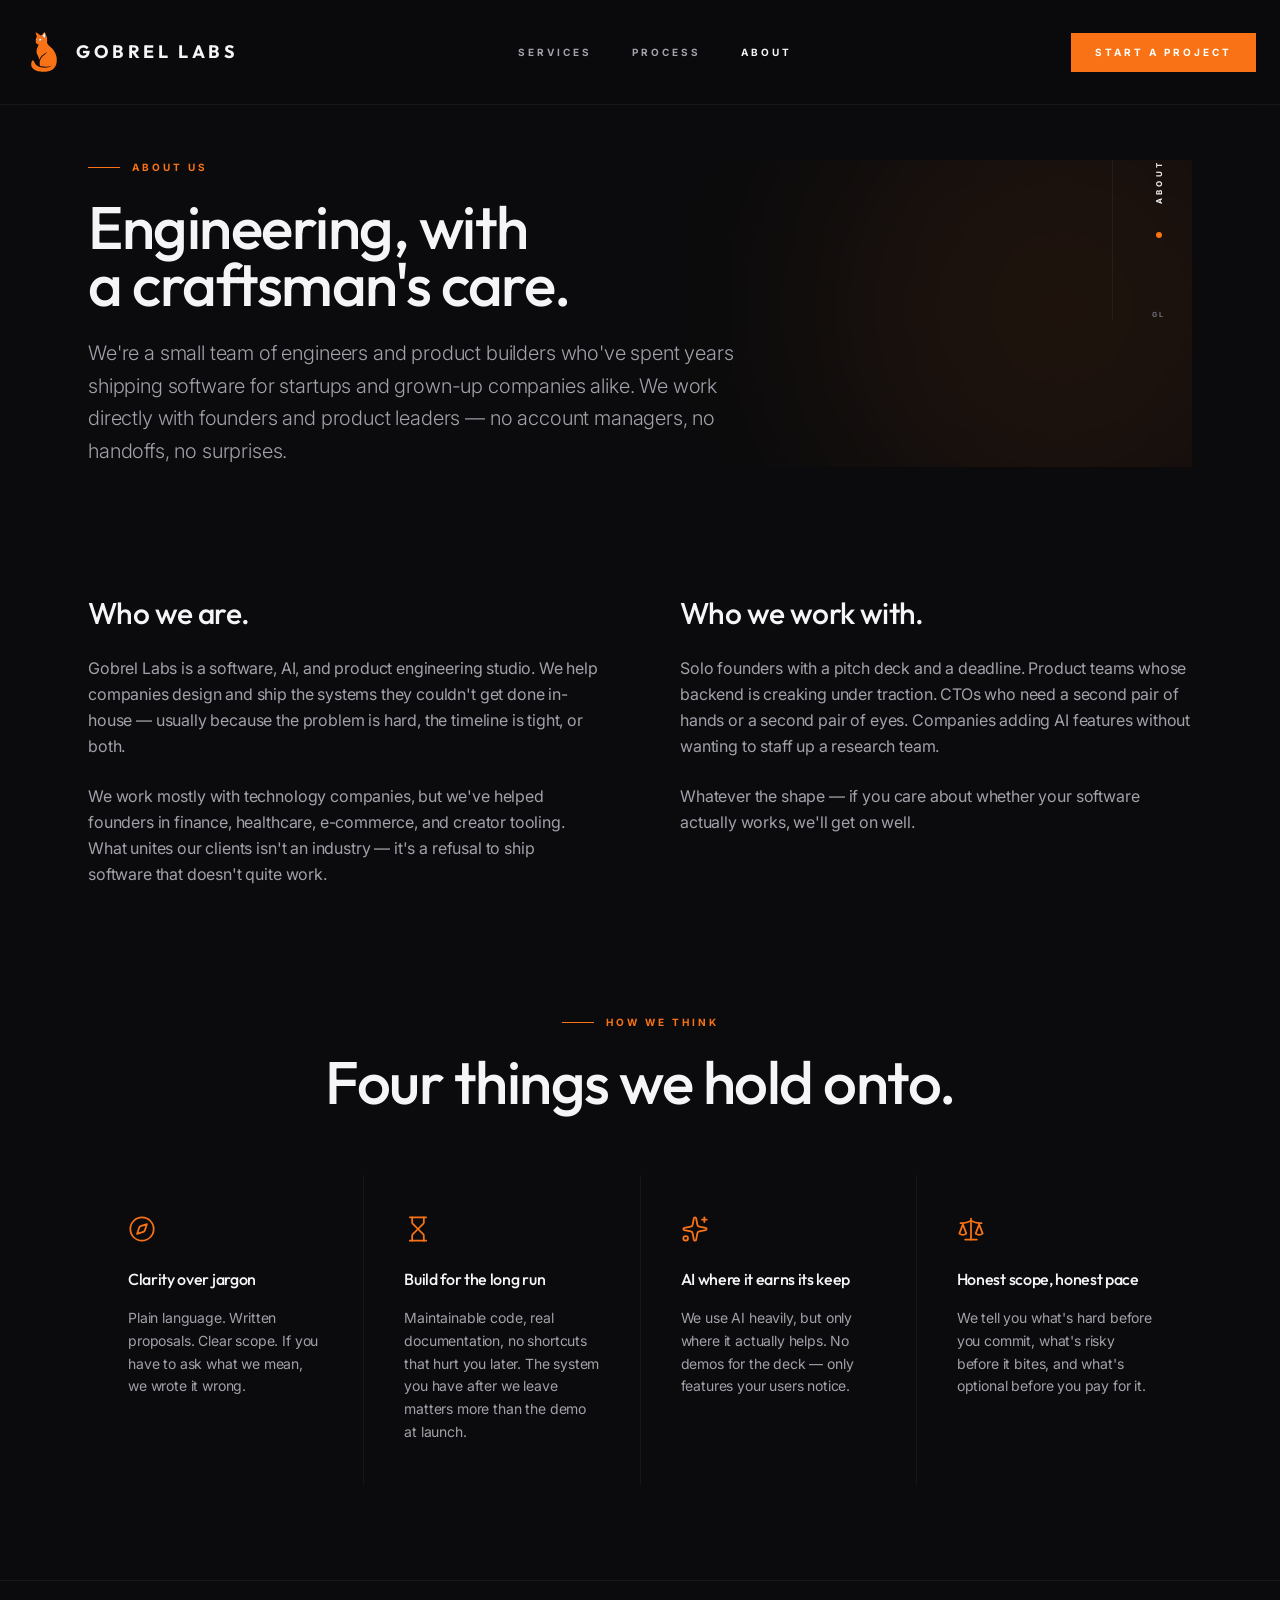
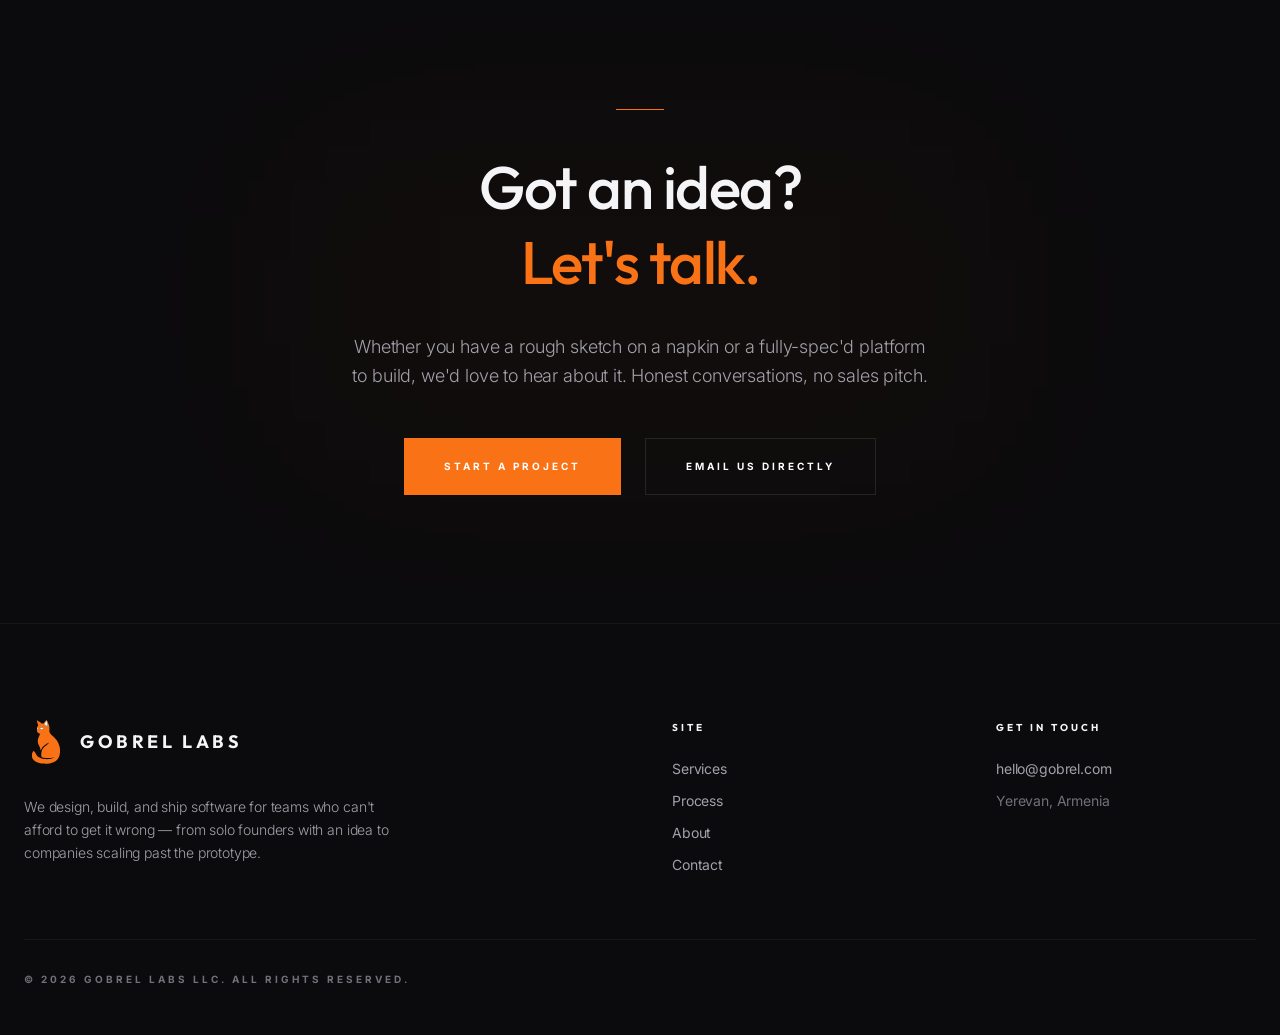
<file: about/index.html>
<!DOCTYPE html><html lang="en" class="scroll-smooth"> <head><meta charset="UTF-8"><meta name="viewport" content="width=device-width, initial-scale=1.0"><meta name="theme-color" content="#0b0b0d"><!-- Fonts --><link rel="preconnect" href="https://fonts.googleapis.com"><link rel="preconnect" href="https://fonts.gstatic.com" crossorigin><link href="https://fonts.googleapis.com/css2?family=Inter:wght@300;400;500;600;700&family=Outfit:wght@400;500;600;700&display=swap" rel="stylesheet"><!-- Primary meta --><title>About — Gobrel Labs</title><meta name="description" content="A small team of engineers and product builders who work directly with founders and product leaders — no account managers, no handoffs, no surprises."><link rel="canonical" href="https://gobrel.com/about"><!-- Open Graph --><meta property="og:type" content="website"><meta property="og:url" content="https://gobrel.com/about"><meta property="og:title" content="About — Gobrel Labs"><meta property="og:description" content="A small team of engineers and product builders who work directly with founders and product leaders — no account managers, no handoffs, no surprises."><meta property="og:site_name" content="Gobrel Labs"><!-- JSON-LD --><!-- Favicon --><link rel="icon" type="image/svg+xml" href="/favicon.svg"><link rel="stylesheet" href="/_astro/about.CgyVgIvz.css"></head> <body class="min-h-screen flex flex-col bg-surface text-foreground">  <a href="#main-content" class="skip-to-content">
Skip to content
</a> <nav class="fixed top-0 left-0 right-0 z-50 py-6 md:py-8 px-6 bg-surface/80 backdrop-blur-md border-b border-hairline" data-astro-cid-3ef6ksr2> <div class="max-w-7xl mx-auto flex items-center justify-between" data-astro-cid-3ef6ksr2> <a href="/" class="flex items-center gap-3 group" data-astro-cid-3ef6ksr2> <div class="relative flex items-center justify-center group-hover:rotate-6 transition-transform duration-500" style="width: 40px; height: 40px;"> <svg viewBox="570 660 620 960" xmlns="http://www.w3.org/2000/svg" class="w-full h-full opacity-100"> <path fill="var(--brand-primary)" opacity="1.000000" d=" M946.164673,1513.258545   C959.389282,1510.506714 972.725281,1508.191650 985.801453,1504.857300   C995.351196,1502.422241 1004.629456,1498.836426 1013.895935,1495.405029   C1020.960266,1492.788940 1027.944580,1489.875488 1034.723267,1486.595825   C1039.935547,1484.073975 1044.772339,1480.776123 1050.081299,1477.495117   C1050.591797,1477.156494 1050.797119,1477.146240 1051.002563,1477.135986   C1051.002563,1477.135986 1050.882080,1477.106689 1051.255371,1477.093628   C1053.695679,1475.897461 1055.762451,1474.714233 1057.829346,1473.531006   C1057.640625,1473.108154 1057.451904,1472.685181 1057.263184,1472.262329   C1052.304932,1473.798584 1047.346558,1475.334839 1042.388306,1476.871094   C1042.269165,1477.047485 1042.150024,1477.223999 1041.793701,1477.545898   C1041.556396,1477.691406 1041.743530,1477.622192 1041.743530,1477.622314   C1026.487915,1480.743408 1011.232300,1483.864380 995.223877,1486.861572   C992.812866,1486.848022 991.141418,1486.860229 989.498596,1487.083252   C963.553223,1490.605103 937.490784,1491.815674 911.326538,1491.179321   C909.562073,1491.136475 907.785767,1491.580688 906.014954,1491.798340   C899.650391,1491.504761 893.285828,1491.211426 886.209229,1490.587158   C874.118652,1489.106445 862.740051,1487.956543 851.361511,1486.806641   C842.024353,1485.435547 832.613647,1484.434326 823.369141,1482.596802   C812.562012,1480.448608 801.914795,1477.505615 791.167297,1475.042114   C786.790161,1474.038818 784.664734,1471.690674 783.890869,1467.093628   C782.546265,1459.106445 780.318604,1451.272217 778.699829,1443.325317   C777.599854,1437.925659 776.907166,1432.442993 776.402710,1426.263428   C777.551575,1405.577271 778.330078,1385.625000 779.108521,1365.672729   C779.108521,1365.672729 779.008728,1365.349609 779.271973,1364.884277   C781.368835,1356.892334 783.202454,1349.365601 785.036011,1341.838867   C789.834595,1329.866089 793.840393,1317.489502 799.672546,1306.043335   C804.694885,1296.186523 811.464539,1287.144287 818.059631,1278.181763   C828.679199,1263.750122 840.686096,1250.556641 854.465576,1238.968750   C864.134338,1230.837891 873.158875,1221.944336 882.751465,1213.718262   C890.749695,1206.859253 899.240845,1200.578003 907.348633,1193.842285   C912.155640,1189.848633 916.651978,1185.480225 921.270142,1181.260620   C924.527222,1178.284546 927.754028,1175.275391 931.271851,1171.762817   C932.006653,1170.828369 932.463867,1170.411987 932.921143,1169.995728   C933.099243,1169.682007 933.277283,1169.368408 933.995483,1168.846436   C935.026978,1168.056152 935.518250,1167.474243 936.009521,1166.892212   C936.009521,1166.892212 936.005249,1166.992798 936.282837,1166.997070   C936.699890,1166.629395 936.839355,1166.257568 936.978882,1165.885742   C936.978882,1165.885742 936.973938,1165.966919 937.282349,1166.062500   C942.565002,1160.903687 947.539307,1155.649536 952.513611,1150.395264   C952.126526,1149.907104 951.739441,1149.418945 951.352295,1148.930786   C943.806458,1152.892822 936.260559,1156.854980 928.714661,1160.817017   C928.714661,1160.817017 928.491455,1160.983032 927.987305,1160.972656   C926.312988,1161.679077 925.142822,1162.395874 923.972656,1163.112671   C923.972656,1163.112671 923.985779,1163.002197 923.667664,1162.985596   C918.601990,1165.640991 913.854431,1168.313232 909.106934,1170.985474   C908.343994,1171.552856 907.581055,1172.120239 906.184082,1172.771484   C904.441223,1173.541992 903.332458,1174.228638 902.223694,1174.915283   C892.797180,1180.809937 883.043762,1186.248901 874.027527,1192.715576   C862.933411,1200.672485 852.335205,1209.341064 841.751953,1217.982666   C834.987671,1223.505981 828.367371,1229.262939 822.157837,1235.396240   C808.193054,1249.189697 796.157288,1264.639648 786.399719,1281.620361   C779.819214,1293.072021 774.704529,1305.365967 768.598877,1317.822388   C767.119019,1319.956055 765.974487,1321.550537 764.829956,1323.145020   C764.363281,1323.100464 763.896606,1323.056030 763.429993,1323.011597   C762.662537,1319.074585 762.013000,1315.110229 761.103088,1311.206543   C759.209534,1303.083130 757.178101,1294.991699 755.203308,1286.887207   C751.807861,1276.626709 749.044128,1266.100708 744.870544,1256.167114   C738.438965,1240.859375 731.041260,1225.957520 724.030273,1210.175659   C723.705322,1209.127808 723.403564,1208.787842 723.101807,1208.447998   C723.101746,1208.447998 723.014648,1208.483887 722.973877,1208.113281   C722.579285,1207.499146 722.225464,1207.255493 721.871582,1207.011841   C721.871582,1207.011841 721.943970,1207.023926 722.130066,1206.724121   C721.501953,1205.287842 720.687744,1204.151367 719.873535,1203.014893   C719.873535,1203.014893 719.945007,1203.023071 720.128479,1202.720947   C719.498657,1201.284180 718.685364,1200.149658 717.872070,1199.015015   C717.872070,1199.015015 717.948608,1199.022827 718.116943,1198.700684   C716.827942,1195.580688 715.370605,1192.782715 713.913330,1189.984741   C713.913330,1189.984741 714.019653,1189.873901 713.837402,1189.957764   C713.516785,1189.762817 713.371216,1189.487671 713.218506,1189.216309   C710.044922,1178.930786 706.832764,1168.656738 703.736511,1158.347900   C703.233154,1156.672241 703.242981,1154.842163 703.102600,1152.210693   C700.438721,1132.845581 699.960510,1114.356323 703.119385,1095.849487   C703.390991,1094.258667 703.056091,1092.564453 703.002930,1090.918213   C706.120972,1078.691772 708.520386,1066.221680 712.559021,1054.307251   C716.602783,1042.377930 722.074097,1030.908569 727.294617,1019.407715   C735.878174,1000.498413 744.764404,981.726440 753.862244,962.167297   C750.422546,961.270386 748.052246,960.455994 745.613953,960.047791   C727.367859,956.993347 710.984131,949.459900 699.209351,935.350891   C688.661011,922.711365 679.092590,908.708313 680.062256,889.917725   C680.397949,889.123291 680.733521,889.104187 681.069031,889.085083   C681.069031,889.085083 680.968445,889.150757 681.208679,888.831116   C681.939941,885.117432 682.775391,881.731628 682.857361,878.327698   C683.103088,868.120117 683.054688,857.905457 683.121033,847.693542   C683.121033,847.693542 683.025208,847.426208 683.332153,847.100403   C684.162109,846.504517 684.685059,846.234497 685.503296,846.290527   C688.504883,850.981934 690.994812,855.505249 694.013184,859.643005   C695.428101,861.582764 698.074158,863.499207 700.173401,860.300415   C705.073608,852.833435 706.588074,844.639587 703.936890,836.007385   C701.098267,826.765137 693.323059,823.395508 685.029236,820.794434   C689.238586,804.839783 697.285950,791.059021 708.455566,778.982910   C709.295288,778.075073 709.659058,776.020203 709.276306,774.802734   C706.668457,766.507141 703.801086,758.293091 701.108704,749.251160   C699.091553,741.968628 696.983215,735.487671 694.874878,729.006714   C694.874817,729.006714 694.919983,728.864197 694.727722,729.076721   C694.452454,728.927856 694.369446,728.566406 694.286438,728.205017   C690.922241,716.018799 687.549194,703.835083 684.214600,691.640747   C684.001892,690.862976 684.087402,690.003662 684.156738,688.338379   C683.195129,681.470581 681.928162,675.469543 681.170898,669.404785   C681.006409,668.087769 682.670288,666.542419 683.492065,665.102234   C694.257935,672.073608 705.078064,678.962830 715.775269,686.037842   C728.118713,694.201660 740.497498,702.325562 752.590027,710.851074   C762.064636,717.531128 771.139771,724.779175 780.354126,731.824951   C781.438843,732.654480 782.280273,733.802063 783.771606,735.247864   C785.089294,735.903320 785.875671,736.314941 786.649536,736.292786   C799.369507,735.928894 812.089050,735.542297 824.804443,735.048401   C825.923523,735.004944 827.012207,734.178833 828.115051,733.716248   C835.060303,724.345947 841.912354,714.904602 848.985291,705.631653   C853.335876,699.927856 857.914307,694.387329 862.589233,688.944275   C867.931091,682.724609 873.380554,676.587769 879.006592,670.625732   C881.931641,667.526062 885.262756,664.789978 888.551514,662.059448   C891.029175,660.002441 893.643188,660.455383 895.368347,663.009399   C900.436646,670.512329 906.022827,677.791809 910.062195,685.833862   C916.149902,697.953918 921.447815,710.508484 926.422302,723.137939   C930.453918,733.373474 933.591797,743.966431 936.985413,754.446472   C940.581970,765.553162 944.403625,776.609436 947.405090,787.880005   C950.392578,799.097900 952.483704,810.554565 954.870300,822.688354   C954.825684,840.717224 954.878662,857.964355 954.931641,875.211426   C954.947632,875.405762 954.963623,875.600098 954.810303,876.425049   C952.771179,890.511841 951.779785,903.964905 954.779785,917.404236   C957.609802,925.141846 959.769043,933.211426 963.401428,940.551941   C972.600403,959.141418 986.065308,974.277893 1002.384338,987.103821   C1009.606689,992.780090 1015.851074,999.690613 1022.653259,1005.916443   C1025.315186,1008.352722 1028.289429,1010.447815 1031.534668,1013.235962   C1033.331909,1014.848389 1034.715820,1015.923096 1036.099854,1016.997803   C1036.099854,1016.997803 1035.997803,1016.999268 1036.033447,1017.250488   C1036.414062,1017.668579 1036.759033,1017.835510 1037.103882,1018.002441   C1037.103882,1018.002441 1036.999634,1018.001831 1037.027466,1018.256592   C1037.405151,1018.674011 1037.754883,1018.836609 1038.104736,1018.999207   C1038.104736,1018.999207 1037.999756,1018.999756 1038.028198,1019.252808   C1038.405273,1019.671265 1038.754028,1019.836731 1039.102661,1020.002197   C1039.102661,1020.002197 1038.997681,1020.002014 1039.030884,1020.250549   C1039.407837,1020.667969 1039.751709,1020.836792 1040.095459,1021.005676   C1040.095459,1021.005676 1039.983398,1021.012695 1040.074463,1021.222046   C1040.473877,1021.628418 1040.782349,1021.825500 1041.090942,1022.022583   C1041.090942,1022.022522 1040.971802,1022.028809 1041.094971,1022.209229   C1041.507202,1022.603943 1041.796021,1022.818237 1042.084961,1023.032471   C1042.084961,1023.032471 1041.968994,1023.033875 1042.141113,1023.263184   C1049.167114,1030.258789 1056.020874,1037.025269 1062.874634,1043.791626   C1062.874634,1043.791626 1063.141235,1043.814819 1063.291748,1044.176758   C1063.985107,1045.046021 1064.528076,1045.553223 1065.071045,1046.060425   C1065.071045,1046.060425 1064.943848,1046.074463 1065.183960,1046.128174   C1065.631592,1046.477783 1065.839111,1046.773682 1066.046631,1047.069702   C1066.046631,1047.069702 1065.930908,1047.068970 1066.171875,1047.137207   C1066.626953,1047.495361 1066.840820,1047.785400 1067.054810,1048.075317   C1067.054810,1048.075317 1066.932739,1048.044556 1067.094238,1048.207031   C1067.531128,1048.592896 1067.806763,1048.816406 1068.082275,1049.039795   C1068.082275,1049.039795 1067.961426,1049.038086 1068.103394,1049.208740   C1068.527954,1049.599731 1068.810425,1049.819824 1069.093018,1050.039917   C1069.093018,1050.039917 1068.976318,1050.024658 1069.031250,1050.228027   C1069.317017,1050.694092 1069.547974,1050.956787 1069.778931,1051.219482   C1075.536621,1057.687744 1081.488770,1063.995239 1087.004883,1070.663330   C1094.624390,1079.874634 1102.525635,1088.944824 1109.205933,1098.819824   C1119.632080,1114.231934 1129.588501,1130.007568 1138.876099,1146.129150   C1145.479980,1157.592529 1151.359253,1169.595581 1156.298218,1181.866577   C1163.106812,1198.783081 1169.475220,1215.958862 1174.607788,1233.441650   C1178.526733,1246.790527 1180.234985,1260.788330 1182.861572,1275.262573   C1182.870483,1277.680908 1182.796631,1279.356323 1183.040527,1280.984131   C1186.658081,1305.121948 1187.510864,1329.373779 1186.147827,1353.722900   C1185.748535,1360.854248 1185.373779,1367.986816 1184.987793,1375.118896   C1182.222290,1390.951172 1179.980103,1406.897705 1176.555054,1422.586060   C1172.512085,1441.104736 1165.664185,1458.739136 1157.031494,1475.644897   C1147.778564,1493.765137 1136.777344,1510.547241 1123.031982,1525.775391   C1109.307129,1540.980835 1093.960083,1554.140625 1076.650635,1564.577026   C1061.208496,1573.887573 1044.780884,1581.850342 1028.094727,1588.724854   C1013.255554,1594.838379 997.518311,1598.823853 982.067505,1603.375366   C976.188110,1605.107300 970.002197,1605.798462 963.212952,1606.857178   C960.655029,1606.974243 958.827698,1607.125122 957.026978,1607.432251   C908.769409,1615.664917 860.328918,1616.857544 811.699524,1611.326538   C806.112427,1610.691040 800.484070,1610.419189 794.874817,1609.978882   C783.106567,1608.251587 771.124023,1607.403931 759.617371,1604.602295   C739.480408,1599.698975 719.271973,1594.626587 699.758179,1587.741211   C673.760620,1578.567871 649.186157,1566.407471 627.232239,1549.052368   C608.515808,1534.256592 593.446045,1517.039917 583.691895,1495.252808   C582.768555,1493.190308 581.923462,1491.092896 581.114868,1488.225830   C580.750610,1485.836548 580.365051,1484.216797 579.868713,1482.631836   C572.265137,1458.353027 570.340393,1433.672974 574.791138,1408.584229   C576.036621,1401.563477 577.671143,1394.611816 579.127075,1387.628418   C579.127075,1387.628418 579.036377,1387.174927 579.044434,1386.881470   C579.052490,1386.588013 579.093628,1386.300659 579.093628,1386.300659   C579.282288,1386.167114 579.470886,1386.033569 579.940613,1385.728394   C580.221680,1385.556641 580.219482,1385.587158 580.219482,1385.587158   C583.397034,1372.295288 588.935181,1360.049316 596.702454,1348.828247   C599.372620,1344.970703 602.058411,1341.052856 605.290710,1337.695557   C606.387634,1336.556274 609.185974,1337.054932 611.436279,1337.062744   C611.627014,1337.128784 611.596008,1336.942505 611.572815,1336.761475   C611.985840,1337.002930 612.398865,1337.244507 613.212646,1338.050171   C613.613342,1338.614380 613.596680,1338.515015 613.596680,1338.515015   C613.793884,1338.625977 613.991150,1338.736816 614.644775,1339.239624   C615.429688,1339.759277 615.758240,1339.887207 616.086792,1340.015015   C616.086792,1340.015015 615.971619,1340.028320 616.103271,1340.201782   C616.516113,1340.595825 616.797424,1340.816406 617.078674,1341.036987   C617.078674,1341.036987 616.965393,1341.033081 617.125671,1341.272095   C622.119629,1346.558594 626.953369,1351.606201 631.787048,1356.653687   C632.526611,1357.327148 633.266113,1358.000732 634.476929,1358.984863   C634.841064,1359.684082 634.733948,1360.072510 634.626831,1360.461060   C637.342102,1363.371704 640.555908,1365.963257 642.667419,1369.260498   C646.891541,1375.856934 650.769653,1382.708862 654.321106,1389.694092   C659.543518,1399.965942 663.653442,1410.867432 669.557556,1420.708618   C674.521484,1428.982788 681.041870,1436.415771 687.466309,1443.697998   C695.824768,1453.172485 705.553528,1461.221436 716.476624,1467.631470   C723.898621,1471.986938 731.932739,1475.349976 739.136169,1480.016602   C753.779236,1489.503052 770.247131,1494.654785 786.594482,1499.484131   C803.780823,1504.561523 821.672546,1507.250732 839.254089,1510.992310   C840.836304,1511.329102 842.404602,1511.731201 844.660278,1511.900635   C846.747986,1512.076538 848.132996,1512.624756 849.564697,1512.808472   C881.744202,1516.939575 913.944580,1517.442993 946.164673,1513.258545  M847.332031,737.782593   C843.379761,743.044678 839.427490,748.306824 835.037170,754.152161   C864.401367,767.621155 889.928650,784.384460 906.610046,812.635742   C908.475159,808.837219 910.108398,805.111389 910.874146,801.215027   C914.395752,783.297363 915.139526,765.261047 913.082764,747.069092   C910.827026,727.116333 906.748596,707.686523 897.668518,689.615173   C893.471924,681.263062 893.200439,680.936646 886.856750,688.635498   C873.639893,704.675720 860.789124,721.017639 847.332031,737.782593  M815.830994,857.305298   C820.674011,852.296204 825.593750,847.357971 830.320007,842.240967   C832.066345,840.350159 832.164795,838.199768 829.243774,837.145264   C820.352966,833.935120 811.639587,829.876709 802.481384,827.829895   C773.938599,821.450317 753.963806,835.339600 746.734314,864.208008   C746.474121,865.246948 746.701172,866.407959 746.701172,867.470398   C747.266479,867.586304 747.606628,867.756409 747.894714,867.692322   C748.366150,867.587463 748.968567,867.457520 749.230774,867.118042   C753.330200,861.807800 758.354675,863.461609 763.248413,865.382141   C782.072083,872.768982 799.383179,870.221802 815.830994,857.305298  z"></path> <path fill="currentColor" opacity="1.000000" stroke="none" d=" M847.559937,737.509094   C860.789124,721.017639 873.639893,704.675720 886.856750,688.635498   C893.200439,680.936646 893.471924,681.263062 897.668518,689.615173   C906.748596,707.686523 910.827026,727.116333 913.082764,747.069092   C915.139526,765.261047 914.395752,783.297363 910.874146,801.215027   C910.108398,805.111389 908.475159,808.837219 906.610046,812.635742   C889.928650,784.384460 864.401367,767.621155 835.037170,754.152161   C839.427490,748.306824 843.379761,743.044678 847.559937,737.509094  z"></path> <path fill="currentColor" opacity="1.000000" stroke="none" d=" M685.068970,820.806458   C693.323059,823.395508 701.098267,826.765137 703.936890,836.007385   C706.588074,844.639587 705.073608,852.833435 700.173401,860.300415   C698.074158,863.499207 695.428101,861.582764 694.013184,859.643005   C690.994812,855.505249 688.504883,850.981934 685.575317,845.977234   C685.263794,837.141479 679.945557,828.987488 685.153198,820.748291   C685.153198,820.748291 685.108704,820.818481 685.068970,820.806458  z"></path> <path fill="currentColor" opacity="1.000000" stroke="none" d=" M815.545898,857.522339   C799.383179,870.221802 782.072083,872.768982 763.248413,865.382141   C758.354675,863.461609 753.330200,861.807800 749.230774,867.118042   C748.968567,867.457520 748.366150,867.587463 747.894714,867.692322   C747.606628,867.756409 747.266479,867.586304 746.701172,867.470398   C746.701172,866.407959 746.474121,865.246948 746.734314,864.208008   C753.963806,835.339600 773.938599,821.450317 802.481384,827.829895   C811.639587,829.876709 820.352966,833.935120 829.243774,837.145264   C832.164795,838.199768 832.066345,840.350159 830.320007,842.240967   C825.593750,847.357971 820.674011,852.296204 815.545898,857.522339  z"></path> </svg> </div> <span class="text-base md:text-lg font-bold tracking-[0.2em] text-foreground uppercase font-display" data-astro-cid-3ef6ksr2>
Gobrel Labs
</span> </a> <div class="hidden lg:flex items-center gap-10" data-astro-cid-3ef6ksr2> <a href="/services" class="text-[10px] font-bold uppercase tracking-[0.3em] transition-colors text-foreground-muted hover:text-foreground" data-astro-cid-3ef6ksr2> Services </a><a href="/process" class="text-[10px] font-bold uppercase tracking-[0.3em] transition-colors text-foreground-muted hover:text-foreground" data-astro-cid-3ef6ksr2> Process </a><a href="/about" aria-current="page" class="text-[10px] font-bold uppercase tracking-[0.3em] transition-colors text-foreground" data-astro-cid-3ef6ksr2> About </a> </div> <div class="flex items-center gap-4" data-astro-cid-3ef6ksr2> <a href="/contact" class="hidden sm:inline-block text-[10px] font-bold uppercase tracking-[0.3em] px-6 py-3 bg-brand text-white hover:bg-brand-dark transition-colors" data-astro-cid-3ef6ksr2>
Start a project
</a> <button type="button" data-menu-toggle aria-label="Open menu" aria-expanded="false" aria-controls="mobile-menu" class="lg:hidden text-foreground inline-flex items-center justify-center w-10 h-10 -mr-2" data-astro-cid-3ef6ksr2> <span data-menu-icon-open data-astro-cid-3ef6ksr2><svg xmlns="http://www.w3.org/2000/svg" stroke-width="1.5" width="24" height="24" stroke="currentColor" stroke-linecap="round" stroke-linejoin="round" fill="none" viewBox="0 0 24 24" class="lucide lucide-menu">  <path d="M4 5h16"></path> <path d="M4 12h16"></path> <path d="M4 19h16"></path>  </svg></span> <span data-menu-icon-close class="hidden" data-astro-cid-3ef6ksr2><svg xmlns="http://www.w3.org/2000/svg" stroke-width="1.5" width="24" height="24" stroke="currentColor" stroke-linecap="round" stroke-linejoin="round" fill="none" viewBox="0 0 24 24" class="lucide lucide-x">  <path d="M18 6 6 18"></path> <path d="m6 6 12 12"></path>  </svg></span> </button> </div> </div> <div id="mobile-menu" class="lg:hidden absolute top-full left-0 right-0 bg-surface/95 backdrop-blur-md border-b border-hairline px-6 pt-4 pb-6 opacity-0 -translate-y-2 pointer-events-none transition-all duration-200" data-astro-cid-3ef6ksr2> <div class="flex flex-col gap-1" data-astro-cid-3ef6ksr2> <a href="/services" class="text-sm py-3 transition-colors text-foreground font-medium hover:text-brand" data-astro-cid-3ef6ksr2> Services </a><a href="/process" class="text-sm py-3 transition-colors text-foreground font-medium hover:text-brand" data-astro-cid-3ef6ksr2> Process </a><a href="/about" aria-current="page" class="text-sm py-3 transition-colors text-brand font-semibold" data-astro-cid-3ef6ksr2> About </a> <a href="/contact" class="mt-4 inline-block text-[10px] font-bold uppercase tracking-[0.3em] px-6 py-3 bg-brand text-white text-center" data-astro-cid-3ef6ksr2>
Start a project
</a> </div> </div> </nav>  <script type="module">const t=document.querySelector("[data-menu-toggle]"),c=document.getElementById("mobile-menu"),n=document.querySelector("[data-menu-icon-open]"),o=document.querySelector("[data-menu-icon-close]");t?.addEventListener("click",()=>{const e=c?.classList.toggle("open")??!1;t.setAttribute("aria-expanded",String(e)),t.setAttribute("aria-label",e?"Close menu":"Open menu"),n&&n.classList.toggle("hidden",e),o&&o.classList.toggle("hidden",!e)});</script> <main id="main-content" tabindex="-1" class="flex-grow flex flex-col">  <div class="pt-40 bg-surface min-h-screen"> <div class="max-w-6xl mx-auto px-6 pb-24"> <div class="relative"> <div data-play-state aria-hidden="true" class="hidden sm:block absolute inset-0 z-0 overflow-hidden pointer-events-none"><div class="ambient-orb-slow absolute top-[-30%] right-[-10%] w-[480px] h-[480px] bg-brand-glow blur-[100px] rounded-full"></div></div> <div class="relative z-10 grid gap-10 lg:grid-cols-[1fr_80px] items-start"> <header class="flex flex-col gap-6"> <div class="flex items-center gap-3"> <div class="w-8 h-px bg-brand"></div> <span class="text-[10px] uppercase font-bold tracking-[0.3em] text-brand"> About us </span> </div> <h1 class="text-4xl md:text-6xl font-medium tracking-tight text-foreground leading-[0.95]"> Engineering, with<br />a craftsman's care. </h1> <p class="text-lg md:text-xl text-foreground-muted leading-relaxed font-light max-w-2xl"> We&#39;re a small team of engineers and product builders who&#39;ve spent years shipping software for startups and grown-up companies alike. We work directly with founders and product leaders — no account managers, no handoffs, no surprises. </p> </header> <aside aria-hidden="true" class="hidden lg:flex flex-col items-center gap-4 pl-3 border-l border-hairline min-h-[160px]"> <span class="text-[8px] font-bold uppercase tracking-[0.4em] text-foreground" style="writing-mode: vertical-rl; transform: rotate(180deg);"> About </span> <span class="w-1.5 h-1.5 rounded-full bg-brand mt-3 pulser-anim"></span> <span class="mt-auto text-[7px] font-bold uppercase tracking-[0.3em] text-foreground-faint"> GL </span> </aside> </div> </div> <section class="reveal mt-32 grid md:grid-cols-2 gap-12 lg:gap-20 items-start">  <div> <h2 class="text-2xl md:text-3xl font-medium font-display mb-6 text-foreground">Who we are.</h2> <p class="text-foreground-muted mb-6 leading-relaxed">
Gobrel Labs is a software, AI, and product engineering studio. We help companies design and ship the systems they couldn't get done in-house — usually because the problem is hard, the timeline is tight, or both.
</p> <p class="text-foreground-muted leading-relaxed">
We work mostly with technology companies, but we've helped founders in finance, healthcare, e-commerce, and creator tooling. What unites our clients isn't an industry — it's a refusal to ship software that doesn't quite work.
</p> </div> <div> <h2 class="text-2xl md:text-3xl font-medium font-display mb-6 text-foreground">Who we work with.</h2> <p class="text-foreground-muted mb-6 leading-relaxed">
Solo founders with a pitch deck and a deadline. Product teams whose backend is creaking under traction. CTOs who need a second pair of hands or a second pair of eyes. Companies adding AI features without wanting to staff up a research team.
</p> <p class="text-foreground-muted leading-relaxed">
Whatever the shape — if you care about whether your software actually works, we'll get on well.
</p> </div>  </section> <section class="reveal mt-32">  <header class="flex flex-col gap-6 items-center text-center"> <div class="flex items-center gap-3 justify-center"> <div class="w-8 h-px bg-brand"></div> <span class="text-[10px] uppercase font-bold tracking-[0.3em] text-brand"> How we think </span> </div> <h2 class="text-4xl md:text-6xl font-medium tracking-tight text-foreground leading-[0.95]"> Four things we hold onto. </h2>  </header> <div class="mt-16 grid md:grid-cols-2 lg:grid-cols-4 gap-px bg-white/5 border-hairline"> <div class="bg-surface p-10 hover:bg-surface-alt transition-colors"> <svg xmlns="http://www.w3.org/2000/svg" stroke-width="1.5" width="24" height="24" stroke="currentColor" stroke-linecap="round" stroke-linejoin="round" fill="none" viewBox="0 0 24 24" class="lucide lucide-compass w-7 h-7 text-brand mb-6">  <path d="m16.24 7.76-1.804 5.411a2 2 0 0 1-1.265 1.265L7.76 16.24l1.804-5.411a2 2 0 0 1 1.265-1.265z"></path> <circle cx="12" cy="12" r="10"></circle>  </svg> <h3 class="text-base font-medium font-display mb-4 text-foreground">Clarity over jargon</h3> <p class="text-sm text-foreground-muted leading-relaxed">Plain language. Written proposals. Clear scope. If you have to ask what we mean, we wrote it wrong.</p> </div><div class="bg-surface p-10 hover:bg-surface-alt transition-colors"> <svg xmlns="http://www.w3.org/2000/svg" stroke-width="1.5" width="24" height="24" stroke="currentColor" stroke-linecap="round" stroke-linejoin="round" fill="none" viewBox="0 0 24 24" class="lucide lucide-hourglass w-7 h-7 text-brand mb-6">  <path d="M5 22h14"></path> <path d="M5 2h14"></path> <path d="M17 22v-4.172a2 2 0 0 0-.586-1.414L12 12l-4.414 4.414A2 2 0 0 0 7 17.828V22"></path> <path d="M7 2v4.172a2 2 0 0 0 .586 1.414L12 12l4.414-4.414A2 2 0 0 0 17 6.172V2"></path>  </svg> <h3 class="text-base font-medium font-display mb-4 text-foreground">Build for the long run</h3> <p class="text-sm text-foreground-muted leading-relaxed">Maintainable code, real documentation, no shortcuts that hurt you later. The system you have after we leave matters more than the demo at launch.</p> </div><div class="bg-surface p-10 hover:bg-surface-alt transition-colors"> <svg xmlns="http://www.w3.org/2000/svg" stroke-width="1.5" width="24" height="24" stroke="currentColor" stroke-linecap="round" stroke-linejoin="round" fill="none" viewBox="0 0 24 24" class="lucide lucide-sparkles w-7 h-7 text-brand mb-6">  <path d="M11.017 2.814a1 1 0 0 1 1.966 0l1.051 5.558a2 2 0 0 0 1.594 1.594l5.558 1.051a1 1 0 0 1 0 1.966l-5.558 1.051a2 2 0 0 0-1.594 1.594l-1.051 5.558a1 1 0 0 1-1.966 0l-1.051-5.558a2 2 0 0 0-1.594-1.594l-5.558-1.051a1 1 0 0 1 0-1.966l5.558-1.051a2 2 0 0 0 1.594-1.594z"></path> <path d="M20 2v4"></path> <path d="M22 4h-4"></path> <circle cx="4" cy="20" r="2"></circle>  </svg> <h3 class="text-base font-medium font-display mb-4 text-foreground">AI where it earns its keep</h3> <p class="text-sm text-foreground-muted leading-relaxed">We use AI heavily, but only where it actually helps. No demos for the deck — only features your users notice.</p> </div><div class="bg-surface p-10 hover:bg-surface-alt transition-colors"> <svg xmlns="http://www.w3.org/2000/svg" stroke-width="1.5" width="24" height="24" stroke="currentColor" stroke-linecap="round" stroke-linejoin="round" fill="none" viewBox="0 0 24 24" class="lucide lucide-scale w-7 h-7 text-brand mb-6">  <path d="m16 16 3-8 3 8c-.87.65-1.92 1-3 1s-2.13-.35-3-1Z"></path> <path d="m2 16 3-8 3 8c-.87.65-1.92 1-3 1s-2.13-.35-3-1Z"></path> <path d="M7 21h10"></path> <path d="M12 3v18"></path> <path d="M3 7h2c2 0 5-1 7-2 2 1 5 2 7 2h2"></path>  </svg> <h3 class="text-base font-medium font-display mb-4 text-foreground">Honest scope, honest pace</h3> <p class="text-sm text-foreground-muted leading-relaxed">We tell you what&#39;s hard before you commit, what&#39;s risky before it bites, and what&#39;s optional before you pay for it.</p> </div> </div>  </section> </div> <section class="py-24 md:py-32 bg-surface relative overflow-hidden border-t border-hairline"> <div data-play-state aria-hidden="true" class="absolute inset-0 z-0 opacity-40 pointer-events-none"><div class="ambient-orb-cta absolute top-1/2 left-1/2 -translate-x-1/2 -translate-y-1/2 w-full max-w-3xl h-[400px] bg-brand-glow blur-[120px]"></div></div> <div class="max-w-3xl mx-auto px-6 relative z-10 text-center"> <div class="reveal ">  <div class="flex justify-center mb-10"> <div class="w-12 h-px bg-brand"></div> </div> <h2 class="text-4xl md:text-6xl font-medium text-foreground mb-8 font-display tracking-tight leading-tight">
Got an idea?<br><span class="text-brand">Let's talk.</span> </h2> <p class="text-lg text-foreground-muted mb-12 leading-relaxed max-w-xl mx-auto font-light">
Whether you have a rough sketch on a napkin or a fully-spec'd platform to build, we'd love to hear about it. Honest conversations, no sales pitch.
</p> <div class="flex flex-col sm:flex-row gap-6 justify-center"> <a href="/contact" class="group relative inline-flex items-center justify-center px-10 py-5 overflow-hidden text-[10px] font-bold uppercase tracking-[0.3em] transition-all duration-500 focus-visible:outline-none focus-visible:ring-2 focus-visible:ring-brand focus-visible:ring-offset-2 focus-visible:ring-offset-surface bg-brand text-white hover:bg-brand-dark"><span class="relative z-10">Start a project</span><span aria-hidden="true" class="absolute inset-0 bg-white translate-y-full group-hover:translate-y-0 transition-transform duration-500"></span><span aria-hidden="true" class="absolute inset-0 z-20 flex items-center justify-center text-surface opacity-0 group-hover:opacity-100 transition-opacity duration-500">Start a project</span></a> <a href="mailto:hello@gobrel.com" class="group relative inline-flex items-center justify-center px-10 py-5 overflow-hidden text-[10px] font-bold uppercase tracking-[0.3em] transition-all duration-500 focus-visible:outline-none focus-visible:ring-2 focus-visible:ring-brand focus-visible:ring-offset-2 focus-visible:ring-offset-surface border border-white/10 text-white hover:bg-white/5 hover:border-white/20">Email us directly</a> </div>  </div> </div> </section> </div>  </main> <footer class="bg-surface pt-24 pb-12 border-t border-hairline"> <div class="max-w-7xl mx-auto px-6"> <div class="grid md:grid-cols-12 gap-12 md:gap-16 items-start mb-16"> <div class="md:col-span-6"> <a href="/" class="inline-flex items-center gap-3 group mb-8"> <div class="relative flex items-center justify-center group-hover:scale-110 transition-transform" style="width: 44px; height: 44px;"> <svg viewBox="570 660 620 960" xmlns="http://www.w3.org/2000/svg" class="w-full h-full opacity-100"> <path fill="var(--brand-primary)" opacity="1.000000" d=" M946.164673,1513.258545   C959.389282,1510.506714 972.725281,1508.191650 985.801453,1504.857300   C995.351196,1502.422241 1004.629456,1498.836426 1013.895935,1495.405029   C1020.960266,1492.788940 1027.944580,1489.875488 1034.723267,1486.595825   C1039.935547,1484.073975 1044.772339,1480.776123 1050.081299,1477.495117   C1050.591797,1477.156494 1050.797119,1477.146240 1051.002563,1477.135986   C1051.002563,1477.135986 1050.882080,1477.106689 1051.255371,1477.093628   C1053.695679,1475.897461 1055.762451,1474.714233 1057.829346,1473.531006   C1057.640625,1473.108154 1057.451904,1472.685181 1057.263184,1472.262329   C1052.304932,1473.798584 1047.346558,1475.334839 1042.388306,1476.871094   C1042.269165,1477.047485 1042.150024,1477.223999 1041.793701,1477.545898   C1041.556396,1477.691406 1041.743530,1477.622192 1041.743530,1477.622314   C1026.487915,1480.743408 1011.232300,1483.864380 995.223877,1486.861572   C992.812866,1486.848022 991.141418,1486.860229 989.498596,1487.083252   C963.553223,1490.605103 937.490784,1491.815674 911.326538,1491.179321   C909.562073,1491.136475 907.785767,1491.580688 906.014954,1491.798340   C899.650391,1491.504761 893.285828,1491.211426 886.209229,1490.587158   C874.118652,1489.106445 862.740051,1487.956543 851.361511,1486.806641   C842.024353,1485.435547 832.613647,1484.434326 823.369141,1482.596802   C812.562012,1480.448608 801.914795,1477.505615 791.167297,1475.042114   C786.790161,1474.038818 784.664734,1471.690674 783.890869,1467.093628   C782.546265,1459.106445 780.318604,1451.272217 778.699829,1443.325317   C777.599854,1437.925659 776.907166,1432.442993 776.402710,1426.263428   C777.551575,1405.577271 778.330078,1385.625000 779.108521,1365.672729   C779.108521,1365.672729 779.008728,1365.349609 779.271973,1364.884277   C781.368835,1356.892334 783.202454,1349.365601 785.036011,1341.838867   C789.834595,1329.866089 793.840393,1317.489502 799.672546,1306.043335   C804.694885,1296.186523 811.464539,1287.144287 818.059631,1278.181763   C828.679199,1263.750122 840.686096,1250.556641 854.465576,1238.968750   C864.134338,1230.837891 873.158875,1221.944336 882.751465,1213.718262   C890.749695,1206.859253 899.240845,1200.578003 907.348633,1193.842285   C912.155640,1189.848633 916.651978,1185.480225 921.270142,1181.260620   C924.527222,1178.284546 927.754028,1175.275391 931.271851,1171.762817   C932.006653,1170.828369 932.463867,1170.411987 932.921143,1169.995728   C933.099243,1169.682007 933.277283,1169.368408 933.995483,1168.846436   C935.026978,1168.056152 935.518250,1167.474243 936.009521,1166.892212   C936.009521,1166.892212 936.005249,1166.992798 936.282837,1166.997070   C936.699890,1166.629395 936.839355,1166.257568 936.978882,1165.885742   C936.978882,1165.885742 936.973938,1165.966919 937.282349,1166.062500   C942.565002,1160.903687 947.539307,1155.649536 952.513611,1150.395264   C952.126526,1149.907104 951.739441,1149.418945 951.352295,1148.930786   C943.806458,1152.892822 936.260559,1156.854980 928.714661,1160.817017   C928.714661,1160.817017 928.491455,1160.983032 927.987305,1160.972656   C926.312988,1161.679077 925.142822,1162.395874 923.972656,1163.112671   C923.972656,1163.112671 923.985779,1163.002197 923.667664,1162.985596   C918.601990,1165.640991 913.854431,1168.313232 909.106934,1170.985474   C908.343994,1171.552856 907.581055,1172.120239 906.184082,1172.771484   C904.441223,1173.541992 903.332458,1174.228638 902.223694,1174.915283   C892.797180,1180.809937 883.043762,1186.248901 874.027527,1192.715576   C862.933411,1200.672485 852.335205,1209.341064 841.751953,1217.982666   C834.987671,1223.505981 828.367371,1229.262939 822.157837,1235.396240   C808.193054,1249.189697 796.157288,1264.639648 786.399719,1281.620361   C779.819214,1293.072021 774.704529,1305.365967 768.598877,1317.822388   C767.119019,1319.956055 765.974487,1321.550537 764.829956,1323.145020   C764.363281,1323.100464 763.896606,1323.056030 763.429993,1323.011597   C762.662537,1319.074585 762.013000,1315.110229 761.103088,1311.206543   C759.209534,1303.083130 757.178101,1294.991699 755.203308,1286.887207   C751.807861,1276.626709 749.044128,1266.100708 744.870544,1256.167114   C738.438965,1240.859375 731.041260,1225.957520 724.030273,1210.175659   C723.705322,1209.127808 723.403564,1208.787842 723.101807,1208.447998   C723.101746,1208.447998 723.014648,1208.483887 722.973877,1208.113281   C722.579285,1207.499146 722.225464,1207.255493 721.871582,1207.011841   C721.871582,1207.011841 721.943970,1207.023926 722.130066,1206.724121   C721.501953,1205.287842 720.687744,1204.151367 719.873535,1203.014893   C719.873535,1203.014893 719.945007,1203.023071 720.128479,1202.720947   C719.498657,1201.284180 718.685364,1200.149658 717.872070,1199.015015   C717.872070,1199.015015 717.948608,1199.022827 718.116943,1198.700684   C716.827942,1195.580688 715.370605,1192.782715 713.913330,1189.984741   C713.913330,1189.984741 714.019653,1189.873901 713.837402,1189.957764   C713.516785,1189.762817 713.371216,1189.487671 713.218506,1189.216309   C710.044922,1178.930786 706.832764,1168.656738 703.736511,1158.347900   C703.233154,1156.672241 703.242981,1154.842163 703.102600,1152.210693   C700.438721,1132.845581 699.960510,1114.356323 703.119385,1095.849487   C703.390991,1094.258667 703.056091,1092.564453 703.002930,1090.918213   C706.120972,1078.691772 708.520386,1066.221680 712.559021,1054.307251   C716.602783,1042.377930 722.074097,1030.908569 727.294617,1019.407715   C735.878174,1000.498413 744.764404,981.726440 753.862244,962.167297   C750.422546,961.270386 748.052246,960.455994 745.613953,960.047791   C727.367859,956.993347 710.984131,949.459900 699.209351,935.350891   C688.661011,922.711365 679.092590,908.708313 680.062256,889.917725   C680.397949,889.123291 680.733521,889.104187 681.069031,889.085083   C681.069031,889.085083 680.968445,889.150757 681.208679,888.831116   C681.939941,885.117432 682.775391,881.731628 682.857361,878.327698   C683.103088,868.120117 683.054688,857.905457 683.121033,847.693542   C683.121033,847.693542 683.025208,847.426208 683.332153,847.100403   C684.162109,846.504517 684.685059,846.234497 685.503296,846.290527   C688.504883,850.981934 690.994812,855.505249 694.013184,859.643005   C695.428101,861.582764 698.074158,863.499207 700.173401,860.300415   C705.073608,852.833435 706.588074,844.639587 703.936890,836.007385   C701.098267,826.765137 693.323059,823.395508 685.029236,820.794434   C689.238586,804.839783 697.285950,791.059021 708.455566,778.982910   C709.295288,778.075073 709.659058,776.020203 709.276306,774.802734   C706.668457,766.507141 703.801086,758.293091 701.108704,749.251160   C699.091553,741.968628 696.983215,735.487671 694.874878,729.006714   C694.874817,729.006714 694.919983,728.864197 694.727722,729.076721   C694.452454,728.927856 694.369446,728.566406 694.286438,728.205017   C690.922241,716.018799 687.549194,703.835083 684.214600,691.640747   C684.001892,690.862976 684.087402,690.003662 684.156738,688.338379   C683.195129,681.470581 681.928162,675.469543 681.170898,669.404785   C681.006409,668.087769 682.670288,666.542419 683.492065,665.102234   C694.257935,672.073608 705.078064,678.962830 715.775269,686.037842   C728.118713,694.201660 740.497498,702.325562 752.590027,710.851074   C762.064636,717.531128 771.139771,724.779175 780.354126,731.824951   C781.438843,732.654480 782.280273,733.802063 783.771606,735.247864   C785.089294,735.903320 785.875671,736.314941 786.649536,736.292786   C799.369507,735.928894 812.089050,735.542297 824.804443,735.048401   C825.923523,735.004944 827.012207,734.178833 828.115051,733.716248   C835.060303,724.345947 841.912354,714.904602 848.985291,705.631653   C853.335876,699.927856 857.914307,694.387329 862.589233,688.944275   C867.931091,682.724609 873.380554,676.587769 879.006592,670.625732   C881.931641,667.526062 885.262756,664.789978 888.551514,662.059448   C891.029175,660.002441 893.643188,660.455383 895.368347,663.009399   C900.436646,670.512329 906.022827,677.791809 910.062195,685.833862   C916.149902,697.953918 921.447815,710.508484 926.422302,723.137939   C930.453918,733.373474 933.591797,743.966431 936.985413,754.446472   C940.581970,765.553162 944.403625,776.609436 947.405090,787.880005   C950.392578,799.097900 952.483704,810.554565 954.870300,822.688354   C954.825684,840.717224 954.878662,857.964355 954.931641,875.211426   C954.947632,875.405762 954.963623,875.600098 954.810303,876.425049   C952.771179,890.511841 951.779785,903.964905 954.779785,917.404236   C957.609802,925.141846 959.769043,933.211426 963.401428,940.551941   C972.600403,959.141418 986.065308,974.277893 1002.384338,987.103821   C1009.606689,992.780090 1015.851074,999.690613 1022.653259,1005.916443   C1025.315186,1008.352722 1028.289429,1010.447815 1031.534668,1013.235962   C1033.331909,1014.848389 1034.715820,1015.923096 1036.099854,1016.997803   C1036.099854,1016.997803 1035.997803,1016.999268 1036.033447,1017.250488   C1036.414062,1017.668579 1036.759033,1017.835510 1037.103882,1018.002441   C1037.103882,1018.002441 1036.999634,1018.001831 1037.027466,1018.256592   C1037.405151,1018.674011 1037.754883,1018.836609 1038.104736,1018.999207   C1038.104736,1018.999207 1037.999756,1018.999756 1038.028198,1019.252808   C1038.405273,1019.671265 1038.754028,1019.836731 1039.102661,1020.002197   C1039.102661,1020.002197 1038.997681,1020.002014 1039.030884,1020.250549   C1039.407837,1020.667969 1039.751709,1020.836792 1040.095459,1021.005676   C1040.095459,1021.005676 1039.983398,1021.012695 1040.074463,1021.222046   C1040.473877,1021.628418 1040.782349,1021.825500 1041.090942,1022.022583   C1041.090942,1022.022522 1040.971802,1022.028809 1041.094971,1022.209229   C1041.507202,1022.603943 1041.796021,1022.818237 1042.084961,1023.032471   C1042.084961,1023.032471 1041.968994,1023.033875 1042.141113,1023.263184   C1049.167114,1030.258789 1056.020874,1037.025269 1062.874634,1043.791626   C1062.874634,1043.791626 1063.141235,1043.814819 1063.291748,1044.176758   C1063.985107,1045.046021 1064.528076,1045.553223 1065.071045,1046.060425   C1065.071045,1046.060425 1064.943848,1046.074463 1065.183960,1046.128174   C1065.631592,1046.477783 1065.839111,1046.773682 1066.046631,1047.069702   C1066.046631,1047.069702 1065.930908,1047.068970 1066.171875,1047.137207   C1066.626953,1047.495361 1066.840820,1047.785400 1067.054810,1048.075317   C1067.054810,1048.075317 1066.932739,1048.044556 1067.094238,1048.207031   C1067.531128,1048.592896 1067.806763,1048.816406 1068.082275,1049.039795   C1068.082275,1049.039795 1067.961426,1049.038086 1068.103394,1049.208740   C1068.527954,1049.599731 1068.810425,1049.819824 1069.093018,1050.039917   C1069.093018,1050.039917 1068.976318,1050.024658 1069.031250,1050.228027   C1069.317017,1050.694092 1069.547974,1050.956787 1069.778931,1051.219482   C1075.536621,1057.687744 1081.488770,1063.995239 1087.004883,1070.663330   C1094.624390,1079.874634 1102.525635,1088.944824 1109.205933,1098.819824   C1119.632080,1114.231934 1129.588501,1130.007568 1138.876099,1146.129150   C1145.479980,1157.592529 1151.359253,1169.595581 1156.298218,1181.866577   C1163.106812,1198.783081 1169.475220,1215.958862 1174.607788,1233.441650   C1178.526733,1246.790527 1180.234985,1260.788330 1182.861572,1275.262573   C1182.870483,1277.680908 1182.796631,1279.356323 1183.040527,1280.984131   C1186.658081,1305.121948 1187.510864,1329.373779 1186.147827,1353.722900   C1185.748535,1360.854248 1185.373779,1367.986816 1184.987793,1375.118896   C1182.222290,1390.951172 1179.980103,1406.897705 1176.555054,1422.586060   C1172.512085,1441.104736 1165.664185,1458.739136 1157.031494,1475.644897   C1147.778564,1493.765137 1136.777344,1510.547241 1123.031982,1525.775391   C1109.307129,1540.980835 1093.960083,1554.140625 1076.650635,1564.577026   C1061.208496,1573.887573 1044.780884,1581.850342 1028.094727,1588.724854   C1013.255554,1594.838379 997.518311,1598.823853 982.067505,1603.375366   C976.188110,1605.107300 970.002197,1605.798462 963.212952,1606.857178   C960.655029,1606.974243 958.827698,1607.125122 957.026978,1607.432251   C908.769409,1615.664917 860.328918,1616.857544 811.699524,1611.326538   C806.112427,1610.691040 800.484070,1610.419189 794.874817,1609.978882   C783.106567,1608.251587 771.124023,1607.403931 759.617371,1604.602295   C739.480408,1599.698975 719.271973,1594.626587 699.758179,1587.741211   C673.760620,1578.567871 649.186157,1566.407471 627.232239,1549.052368   C608.515808,1534.256592 593.446045,1517.039917 583.691895,1495.252808   C582.768555,1493.190308 581.923462,1491.092896 581.114868,1488.225830   C580.750610,1485.836548 580.365051,1484.216797 579.868713,1482.631836   C572.265137,1458.353027 570.340393,1433.672974 574.791138,1408.584229   C576.036621,1401.563477 577.671143,1394.611816 579.127075,1387.628418   C579.127075,1387.628418 579.036377,1387.174927 579.044434,1386.881470   C579.052490,1386.588013 579.093628,1386.300659 579.093628,1386.300659   C579.282288,1386.167114 579.470886,1386.033569 579.940613,1385.728394   C580.221680,1385.556641 580.219482,1385.587158 580.219482,1385.587158   C583.397034,1372.295288 588.935181,1360.049316 596.702454,1348.828247   C599.372620,1344.970703 602.058411,1341.052856 605.290710,1337.695557   C606.387634,1336.556274 609.185974,1337.054932 611.436279,1337.062744   C611.627014,1337.128784 611.596008,1336.942505 611.572815,1336.761475   C611.985840,1337.002930 612.398865,1337.244507 613.212646,1338.050171   C613.613342,1338.614380 613.596680,1338.515015 613.596680,1338.515015   C613.793884,1338.625977 613.991150,1338.736816 614.644775,1339.239624   C615.429688,1339.759277 615.758240,1339.887207 616.086792,1340.015015   C616.086792,1340.015015 615.971619,1340.028320 616.103271,1340.201782   C616.516113,1340.595825 616.797424,1340.816406 617.078674,1341.036987   C617.078674,1341.036987 616.965393,1341.033081 617.125671,1341.272095   C622.119629,1346.558594 626.953369,1351.606201 631.787048,1356.653687   C632.526611,1357.327148 633.266113,1358.000732 634.476929,1358.984863   C634.841064,1359.684082 634.733948,1360.072510 634.626831,1360.461060   C637.342102,1363.371704 640.555908,1365.963257 642.667419,1369.260498   C646.891541,1375.856934 650.769653,1382.708862 654.321106,1389.694092   C659.543518,1399.965942 663.653442,1410.867432 669.557556,1420.708618   C674.521484,1428.982788 681.041870,1436.415771 687.466309,1443.697998   C695.824768,1453.172485 705.553528,1461.221436 716.476624,1467.631470   C723.898621,1471.986938 731.932739,1475.349976 739.136169,1480.016602   C753.779236,1489.503052 770.247131,1494.654785 786.594482,1499.484131   C803.780823,1504.561523 821.672546,1507.250732 839.254089,1510.992310   C840.836304,1511.329102 842.404602,1511.731201 844.660278,1511.900635   C846.747986,1512.076538 848.132996,1512.624756 849.564697,1512.808472   C881.744202,1516.939575 913.944580,1517.442993 946.164673,1513.258545  M847.332031,737.782593   C843.379761,743.044678 839.427490,748.306824 835.037170,754.152161   C864.401367,767.621155 889.928650,784.384460 906.610046,812.635742   C908.475159,808.837219 910.108398,805.111389 910.874146,801.215027   C914.395752,783.297363 915.139526,765.261047 913.082764,747.069092   C910.827026,727.116333 906.748596,707.686523 897.668518,689.615173   C893.471924,681.263062 893.200439,680.936646 886.856750,688.635498   C873.639893,704.675720 860.789124,721.017639 847.332031,737.782593  M815.830994,857.305298   C820.674011,852.296204 825.593750,847.357971 830.320007,842.240967   C832.066345,840.350159 832.164795,838.199768 829.243774,837.145264   C820.352966,833.935120 811.639587,829.876709 802.481384,827.829895   C773.938599,821.450317 753.963806,835.339600 746.734314,864.208008   C746.474121,865.246948 746.701172,866.407959 746.701172,867.470398   C747.266479,867.586304 747.606628,867.756409 747.894714,867.692322   C748.366150,867.587463 748.968567,867.457520 749.230774,867.118042   C753.330200,861.807800 758.354675,863.461609 763.248413,865.382141   C782.072083,872.768982 799.383179,870.221802 815.830994,857.305298  z"></path> <path fill="currentColor" opacity="1.000000" stroke="none" d=" M847.559937,737.509094   C860.789124,721.017639 873.639893,704.675720 886.856750,688.635498   C893.200439,680.936646 893.471924,681.263062 897.668518,689.615173   C906.748596,707.686523 910.827026,727.116333 913.082764,747.069092   C915.139526,765.261047 914.395752,783.297363 910.874146,801.215027   C910.108398,805.111389 908.475159,808.837219 906.610046,812.635742   C889.928650,784.384460 864.401367,767.621155 835.037170,754.152161   C839.427490,748.306824 843.379761,743.044678 847.559937,737.509094  z"></path> <path fill="currentColor" opacity="1.000000" stroke="none" d=" M685.068970,820.806458   C693.323059,823.395508 701.098267,826.765137 703.936890,836.007385   C706.588074,844.639587 705.073608,852.833435 700.173401,860.300415   C698.074158,863.499207 695.428101,861.582764 694.013184,859.643005   C690.994812,855.505249 688.504883,850.981934 685.575317,845.977234   C685.263794,837.141479 679.945557,828.987488 685.153198,820.748291   C685.153198,820.748291 685.108704,820.818481 685.068970,820.806458  z"></path> <path fill="currentColor" opacity="1.000000" stroke="none" d=" M815.545898,857.522339   C799.383179,870.221802 782.072083,872.768982 763.248413,865.382141   C758.354675,863.461609 753.330200,861.807800 749.230774,867.118042   C748.968567,867.457520 748.366150,867.587463 747.894714,867.692322   C747.606628,867.756409 747.266479,867.586304 746.701172,867.470398   C746.701172,866.407959 746.474121,865.246948 746.734314,864.208008   C753.963806,835.339600 773.938599,821.450317 802.481384,827.829895   C811.639587,829.876709 820.352966,833.935120 829.243774,837.145264   C832.164795,838.199768 832.066345,840.350159 830.320007,842.240967   C825.593750,847.357971 820.674011,852.296204 815.545898,857.522339  z"></path> </svg> </div> <span class="text-lg font-bold tracking-[0.2em] text-foreground uppercase font-display">
Gobrel Labs
</span> </a> <p class="text-foreground-muted max-w-sm leading-relaxed text-sm font-light">
We design, build, and ship software for teams who can't afford to get it wrong — from solo founders with an idea to companies scaling past the prototype.
</p> </div> <div class="md:col-span-3"> <h3 class="text-[10px] font-bold uppercase tracking-[0.3em] text-foreground mb-6">Site</h3> <ul class="space-y-3 text-sm text-foreground-muted"> <li> <a href="/services" class="hover:text-foreground transition-colors"> Services </a> </li><li> <a href="/process" class="hover:text-foreground transition-colors"> Process </a> </li><li> <a href="/about" class="hover:text-foreground transition-colors"> About </a> </li><li> <a href="/contact" class="hover:text-foreground transition-colors"> Contact </a> </li> </ul> </div> <div class="md:col-span-3"> <h3 class="text-[10px] font-bold uppercase tracking-[0.3em] text-foreground mb-6">Get in touch</h3> <ul class="space-y-3 text-sm text-foreground-muted"> <li> <a href="mailto:hello@gobrel.com" class="hover:text-foreground transition-colors"> hello@gobrel.com </a> </li> <li class="text-foreground-faint">Yerevan, Armenia</li> </ul> </div> </div> <div class="pt-8 border-t border-hairline text-[10px] uppercase font-bold tracking-[0.3em] text-foreground-faint">
© 2026 Gobrel Labs LLC. All rights reserved.
</div> </div> </footer>  <script type="module">const r=new IntersectionObserver(e=>{e.forEach(t=>{t.isIntersecting&&(t.target.setAttribute("data-visible",""),r.unobserve(t.target))})},{rootMargin:"-80px"});document.querySelectorAll(".reveal").forEach(e=>r.observe(e));const s=new IntersectionObserver(e=>{e.forEach(t=>{t.target.style.setProperty("--play-state",t.isIntersecting?"running":"paused")})},{threshold:.01});document.querySelectorAll("[data-play-state]").forEach(e=>s.observe(e));</script> </body> </html>
</file>
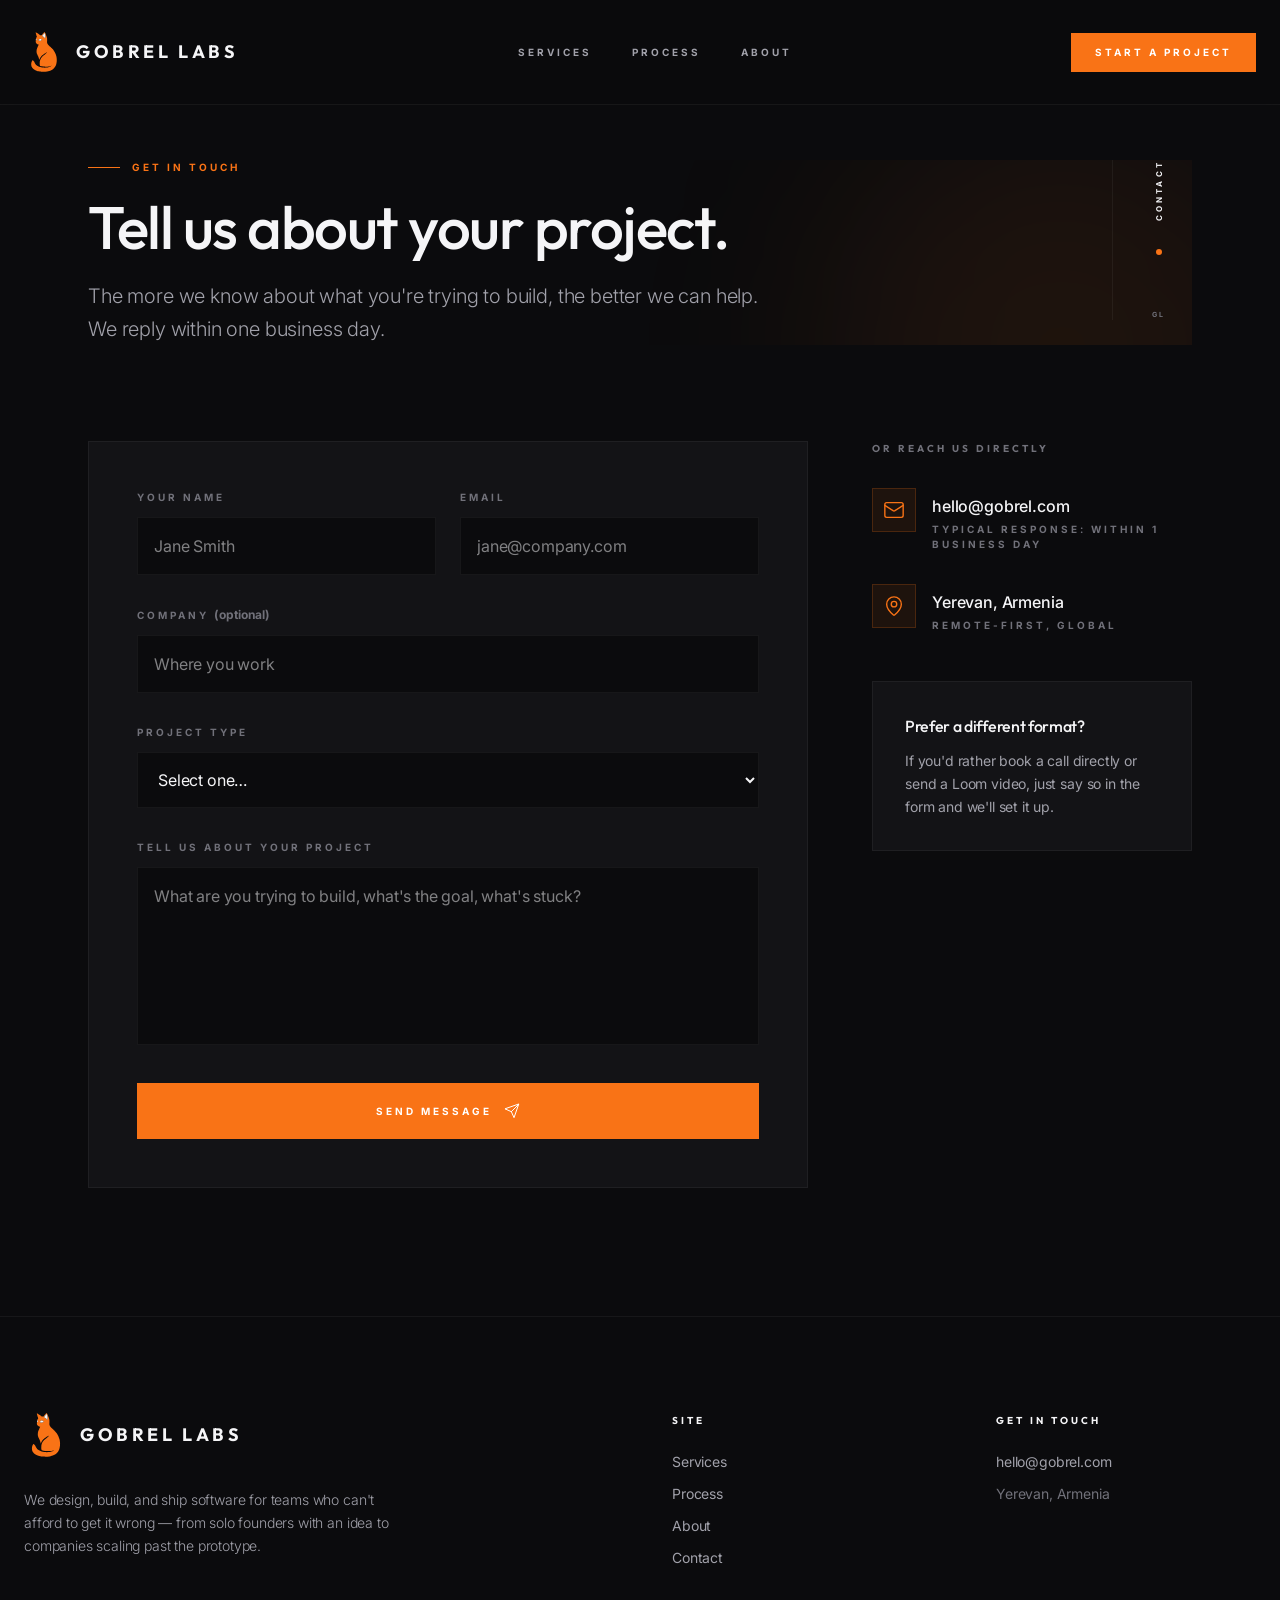
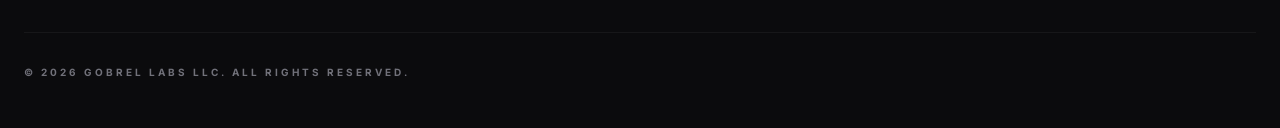
<file: contact/index.html>
<!DOCTYPE html><html lang="en" class="scroll-smooth"> <head><meta charset="UTF-8"><meta name="viewport" content="width=device-width, initial-scale=1.0"><meta name="theme-color" content="#0b0b0d"><!-- Fonts --><link rel="preconnect" href="https://fonts.googleapis.com"><link rel="preconnect" href="https://fonts.gstatic.com" crossorigin><link href="https://fonts.googleapis.com/css2?family=Inter:wght@300;400;500;600;700&family=Outfit:wght@400;500;600;700&display=swap" rel="stylesheet"><!-- Primary meta --><title>Start a Project — Gobrel Labs</title><meta name="description" content="Tell us about your project. We reply within one business day."><link rel="canonical" href="https://gobrel.com/contact"><!-- Open Graph --><meta property="og:type" content="website"><meta property="og:url" content="https://gobrel.com/contact"><meta property="og:title" content="Start a Project — Gobrel Labs"><meta property="og:description" content="Tell us about your project. We reply within one business day."><meta property="og:site_name" content="Gobrel Labs"><!-- JSON-LD --><!-- Favicon --><link rel="icon" type="image/svg+xml" href="/favicon.svg"><link rel="stylesheet" href="/_astro/about.CgyVgIvz.css"></head> <body class="min-h-screen flex flex-col bg-surface text-foreground">  <a href="#main-content" class="skip-to-content">
Skip to content
</a> <nav class="fixed top-0 left-0 right-0 z-50 py-6 md:py-8 px-6 bg-surface/80 backdrop-blur-md border-b border-hairline" data-astro-cid-3ef6ksr2> <div class="max-w-7xl mx-auto flex items-center justify-between" data-astro-cid-3ef6ksr2> <a href="/" class="flex items-center gap-3 group" data-astro-cid-3ef6ksr2> <div class="relative flex items-center justify-center group-hover:rotate-6 transition-transform duration-500" style="width: 40px; height: 40px;"> <svg viewBox="570 660 620 960" xmlns="http://www.w3.org/2000/svg" class="w-full h-full opacity-100"> <path fill="var(--brand-primary)" opacity="1.000000" d=" M946.164673,1513.258545   C959.389282,1510.506714 972.725281,1508.191650 985.801453,1504.857300   C995.351196,1502.422241 1004.629456,1498.836426 1013.895935,1495.405029   C1020.960266,1492.788940 1027.944580,1489.875488 1034.723267,1486.595825   C1039.935547,1484.073975 1044.772339,1480.776123 1050.081299,1477.495117   C1050.591797,1477.156494 1050.797119,1477.146240 1051.002563,1477.135986   C1051.002563,1477.135986 1050.882080,1477.106689 1051.255371,1477.093628   C1053.695679,1475.897461 1055.762451,1474.714233 1057.829346,1473.531006   C1057.640625,1473.108154 1057.451904,1472.685181 1057.263184,1472.262329   C1052.304932,1473.798584 1047.346558,1475.334839 1042.388306,1476.871094   C1042.269165,1477.047485 1042.150024,1477.223999 1041.793701,1477.545898   C1041.556396,1477.691406 1041.743530,1477.622192 1041.743530,1477.622314   C1026.487915,1480.743408 1011.232300,1483.864380 995.223877,1486.861572   C992.812866,1486.848022 991.141418,1486.860229 989.498596,1487.083252   C963.553223,1490.605103 937.490784,1491.815674 911.326538,1491.179321   C909.562073,1491.136475 907.785767,1491.580688 906.014954,1491.798340   C899.650391,1491.504761 893.285828,1491.211426 886.209229,1490.587158   C874.118652,1489.106445 862.740051,1487.956543 851.361511,1486.806641   C842.024353,1485.435547 832.613647,1484.434326 823.369141,1482.596802   C812.562012,1480.448608 801.914795,1477.505615 791.167297,1475.042114   C786.790161,1474.038818 784.664734,1471.690674 783.890869,1467.093628   C782.546265,1459.106445 780.318604,1451.272217 778.699829,1443.325317   C777.599854,1437.925659 776.907166,1432.442993 776.402710,1426.263428   C777.551575,1405.577271 778.330078,1385.625000 779.108521,1365.672729   C779.108521,1365.672729 779.008728,1365.349609 779.271973,1364.884277   C781.368835,1356.892334 783.202454,1349.365601 785.036011,1341.838867   C789.834595,1329.866089 793.840393,1317.489502 799.672546,1306.043335   C804.694885,1296.186523 811.464539,1287.144287 818.059631,1278.181763   C828.679199,1263.750122 840.686096,1250.556641 854.465576,1238.968750   C864.134338,1230.837891 873.158875,1221.944336 882.751465,1213.718262   C890.749695,1206.859253 899.240845,1200.578003 907.348633,1193.842285   C912.155640,1189.848633 916.651978,1185.480225 921.270142,1181.260620   C924.527222,1178.284546 927.754028,1175.275391 931.271851,1171.762817   C932.006653,1170.828369 932.463867,1170.411987 932.921143,1169.995728   C933.099243,1169.682007 933.277283,1169.368408 933.995483,1168.846436   C935.026978,1168.056152 935.518250,1167.474243 936.009521,1166.892212   C936.009521,1166.892212 936.005249,1166.992798 936.282837,1166.997070   C936.699890,1166.629395 936.839355,1166.257568 936.978882,1165.885742   C936.978882,1165.885742 936.973938,1165.966919 937.282349,1166.062500   C942.565002,1160.903687 947.539307,1155.649536 952.513611,1150.395264   C952.126526,1149.907104 951.739441,1149.418945 951.352295,1148.930786   C943.806458,1152.892822 936.260559,1156.854980 928.714661,1160.817017   C928.714661,1160.817017 928.491455,1160.983032 927.987305,1160.972656   C926.312988,1161.679077 925.142822,1162.395874 923.972656,1163.112671   C923.972656,1163.112671 923.985779,1163.002197 923.667664,1162.985596   C918.601990,1165.640991 913.854431,1168.313232 909.106934,1170.985474   C908.343994,1171.552856 907.581055,1172.120239 906.184082,1172.771484   C904.441223,1173.541992 903.332458,1174.228638 902.223694,1174.915283   C892.797180,1180.809937 883.043762,1186.248901 874.027527,1192.715576   C862.933411,1200.672485 852.335205,1209.341064 841.751953,1217.982666   C834.987671,1223.505981 828.367371,1229.262939 822.157837,1235.396240   C808.193054,1249.189697 796.157288,1264.639648 786.399719,1281.620361   C779.819214,1293.072021 774.704529,1305.365967 768.598877,1317.822388   C767.119019,1319.956055 765.974487,1321.550537 764.829956,1323.145020   C764.363281,1323.100464 763.896606,1323.056030 763.429993,1323.011597   C762.662537,1319.074585 762.013000,1315.110229 761.103088,1311.206543   C759.209534,1303.083130 757.178101,1294.991699 755.203308,1286.887207   C751.807861,1276.626709 749.044128,1266.100708 744.870544,1256.167114   C738.438965,1240.859375 731.041260,1225.957520 724.030273,1210.175659   C723.705322,1209.127808 723.403564,1208.787842 723.101807,1208.447998   C723.101746,1208.447998 723.014648,1208.483887 722.973877,1208.113281   C722.579285,1207.499146 722.225464,1207.255493 721.871582,1207.011841   C721.871582,1207.011841 721.943970,1207.023926 722.130066,1206.724121   C721.501953,1205.287842 720.687744,1204.151367 719.873535,1203.014893   C719.873535,1203.014893 719.945007,1203.023071 720.128479,1202.720947   C719.498657,1201.284180 718.685364,1200.149658 717.872070,1199.015015   C717.872070,1199.015015 717.948608,1199.022827 718.116943,1198.700684   C716.827942,1195.580688 715.370605,1192.782715 713.913330,1189.984741   C713.913330,1189.984741 714.019653,1189.873901 713.837402,1189.957764   C713.516785,1189.762817 713.371216,1189.487671 713.218506,1189.216309   C710.044922,1178.930786 706.832764,1168.656738 703.736511,1158.347900   C703.233154,1156.672241 703.242981,1154.842163 703.102600,1152.210693   C700.438721,1132.845581 699.960510,1114.356323 703.119385,1095.849487   C703.390991,1094.258667 703.056091,1092.564453 703.002930,1090.918213   C706.120972,1078.691772 708.520386,1066.221680 712.559021,1054.307251   C716.602783,1042.377930 722.074097,1030.908569 727.294617,1019.407715   C735.878174,1000.498413 744.764404,981.726440 753.862244,962.167297   C750.422546,961.270386 748.052246,960.455994 745.613953,960.047791   C727.367859,956.993347 710.984131,949.459900 699.209351,935.350891   C688.661011,922.711365 679.092590,908.708313 680.062256,889.917725   C680.397949,889.123291 680.733521,889.104187 681.069031,889.085083   C681.069031,889.085083 680.968445,889.150757 681.208679,888.831116   C681.939941,885.117432 682.775391,881.731628 682.857361,878.327698   C683.103088,868.120117 683.054688,857.905457 683.121033,847.693542   C683.121033,847.693542 683.025208,847.426208 683.332153,847.100403   C684.162109,846.504517 684.685059,846.234497 685.503296,846.290527   C688.504883,850.981934 690.994812,855.505249 694.013184,859.643005   C695.428101,861.582764 698.074158,863.499207 700.173401,860.300415   C705.073608,852.833435 706.588074,844.639587 703.936890,836.007385   C701.098267,826.765137 693.323059,823.395508 685.029236,820.794434   C689.238586,804.839783 697.285950,791.059021 708.455566,778.982910   C709.295288,778.075073 709.659058,776.020203 709.276306,774.802734   C706.668457,766.507141 703.801086,758.293091 701.108704,749.251160   C699.091553,741.968628 696.983215,735.487671 694.874878,729.006714   C694.874817,729.006714 694.919983,728.864197 694.727722,729.076721   C694.452454,728.927856 694.369446,728.566406 694.286438,728.205017   C690.922241,716.018799 687.549194,703.835083 684.214600,691.640747   C684.001892,690.862976 684.087402,690.003662 684.156738,688.338379   C683.195129,681.470581 681.928162,675.469543 681.170898,669.404785   C681.006409,668.087769 682.670288,666.542419 683.492065,665.102234   C694.257935,672.073608 705.078064,678.962830 715.775269,686.037842   C728.118713,694.201660 740.497498,702.325562 752.590027,710.851074   C762.064636,717.531128 771.139771,724.779175 780.354126,731.824951   C781.438843,732.654480 782.280273,733.802063 783.771606,735.247864   C785.089294,735.903320 785.875671,736.314941 786.649536,736.292786   C799.369507,735.928894 812.089050,735.542297 824.804443,735.048401   C825.923523,735.004944 827.012207,734.178833 828.115051,733.716248   C835.060303,724.345947 841.912354,714.904602 848.985291,705.631653   C853.335876,699.927856 857.914307,694.387329 862.589233,688.944275   C867.931091,682.724609 873.380554,676.587769 879.006592,670.625732   C881.931641,667.526062 885.262756,664.789978 888.551514,662.059448   C891.029175,660.002441 893.643188,660.455383 895.368347,663.009399   C900.436646,670.512329 906.022827,677.791809 910.062195,685.833862   C916.149902,697.953918 921.447815,710.508484 926.422302,723.137939   C930.453918,733.373474 933.591797,743.966431 936.985413,754.446472   C940.581970,765.553162 944.403625,776.609436 947.405090,787.880005   C950.392578,799.097900 952.483704,810.554565 954.870300,822.688354   C954.825684,840.717224 954.878662,857.964355 954.931641,875.211426   C954.947632,875.405762 954.963623,875.600098 954.810303,876.425049   C952.771179,890.511841 951.779785,903.964905 954.779785,917.404236   C957.609802,925.141846 959.769043,933.211426 963.401428,940.551941   C972.600403,959.141418 986.065308,974.277893 1002.384338,987.103821   C1009.606689,992.780090 1015.851074,999.690613 1022.653259,1005.916443   C1025.315186,1008.352722 1028.289429,1010.447815 1031.534668,1013.235962   C1033.331909,1014.848389 1034.715820,1015.923096 1036.099854,1016.997803   C1036.099854,1016.997803 1035.997803,1016.999268 1036.033447,1017.250488   C1036.414062,1017.668579 1036.759033,1017.835510 1037.103882,1018.002441   C1037.103882,1018.002441 1036.999634,1018.001831 1037.027466,1018.256592   C1037.405151,1018.674011 1037.754883,1018.836609 1038.104736,1018.999207   C1038.104736,1018.999207 1037.999756,1018.999756 1038.028198,1019.252808   C1038.405273,1019.671265 1038.754028,1019.836731 1039.102661,1020.002197   C1039.102661,1020.002197 1038.997681,1020.002014 1039.030884,1020.250549   C1039.407837,1020.667969 1039.751709,1020.836792 1040.095459,1021.005676   C1040.095459,1021.005676 1039.983398,1021.012695 1040.074463,1021.222046   C1040.473877,1021.628418 1040.782349,1021.825500 1041.090942,1022.022583   C1041.090942,1022.022522 1040.971802,1022.028809 1041.094971,1022.209229   C1041.507202,1022.603943 1041.796021,1022.818237 1042.084961,1023.032471   C1042.084961,1023.032471 1041.968994,1023.033875 1042.141113,1023.263184   C1049.167114,1030.258789 1056.020874,1037.025269 1062.874634,1043.791626   C1062.874634,1043.791626 1063.141235,1043.814819 1063.291748,1044.176758   C1063.985107,1045.046021 1064.528076,1045.553223 1065.071045,1046.060425   C1065.071045,1046.060425 1064.943848,1046.074463 1065.183960,1046.128174   C1065.631592,1046.477783 1065.839111,1046.773682 1066.046631,1047.069702   C1066.046631,1047.069702 1065.930908,1047.068970 1066.171875,1047.137207   C1066.626953,1047.495361 1066.840820,1047.785400 1067.054810,1048.075317   C1067.054810,1048.075317 1066.932739,1048.044556 1067.094238,1048.207031   C1067.531128,1048.592896 1067.806763,1048.816406 1068.082275,1049.039795   C1068.082275,1049.039795 1067.961426,1049.038086 1068.103394,1049.208740   C1068.527954,1049.599731 1068.810425,1049.819824 1069.093018,1050.039917   C1069.093018,1050.039917 1068.976318,1050.024658 1069.031250,1050.228027   C1069.317017,1050.694092 1069.547974,1050.956787 1069.778931,1051.219482   C1075.536621,1057.687744 1081.488770,1063.995239 1087.004883,1070.663330   C1094.624390,1079.874634 1102.525635,1088.944824 1109.205933,1098.819824   C1119.632080,1114.231934 1129.588501,1130.007568 1138.876099,1146.129150   C1145.479980,1157.592529 1151.359253,1169.595581 1156.298218,1181.866577   C1163.106812,1198.783081 1169.475220,1215.958862 1174.607788,1233.441650   C1178.526733,1246.790527 1180.234985,1260.788330 1182.861572,1275.262573   C1182.870483,1277.680908 1182.796631,1279.356323 1183.040527,1280.984131   C1186.658081,1305.121948 1187.510864,1329.373779 1186.147827,1353.722900   C1185.748535,1360.854248 1185.373779,1367.986816 1184.987793,1375.118896   C1182.222290,1390.951172 1179.980103,1406.897705 1176.555054,1422.586060   C1172.512085,1441.104736 1165.664185,1458.739136 1157.031494,1475.644897   C1147.778564,1493.765137 1136.777344,1510.547241 1123.031982,1525.775391   C1109.307129,1540.980835 1093.960083,1554.140625 1076.650635,1564.577026   C1061.208496,1573.887573 1044.780884,1581.850342 1028.094727,1588.724854   C1013.255554,1594.838379 997.518311,1598.823853 982.067505,1603.375366   C976.188110,1605.107300 970.002197,1605.798462 963.212952,1606.857178   C960.655029,1606.974243 958.827698,1607.125122 957.026978,1607.432251   C908.769409,1615.664917 860.328918,1616.857544 811.699524,1611.326538   C806.112427,1610.691040 800.484070,1610.419189 794.874817,1609.978882   C783.106567,1608.251587 771.124023,1607.403931 759.617371,1604.602295   C739.480408,1599.698975 719.271973,1594.626587 699.758179,1587.741211   C673.760620,1578.567871 649.186157,1566.407471 627.232239,1549.052368   C608.515808,1534.256592 593.446045,1517.039917 583.691895,1495.252808   C582.768555,1493.190308 581.923462,1491.092896 581.114868,1488.225830   C580.750610,1485.836548 580.365051,1484.216797 579.868713,1482.631836   C572.265137,1458.353027 570.340393,1433.672974 574.791138,1408.584229   C576.036621,1401.563477 577.671143,1394.611816 579.127075,1387.628418   C579.127075,1387.628418 579.036377,1387.174927 579.044434,1386.881470   C579.052490,1386.588013 579.093628,1386.300659 579.093628,1386.300659   C579.282288,1386.167114 579.470886,1386.033569 579.940613,1385.728394   C580.221680,1385.556641 580.219482,1385.587158 580.219482,1385.587158   C583.397034,1372.295288 588.935181,1360.049316 596.702454,1348.828247   C599.372620,1344.970703 602.058411,1341.052856 605.290710,1337.695557   C606.387634,1336.556274 609.185974,1337.054932 611.436279,1337.062744   C611.627014,1337.128784 611.596008,1336.942505 611.572815,1336.761475   C611.985840,1337.002930 612.398865,1337.244507 613.212646,1338.050171   C613.613342,1338.614380 613.596680,1338.515015 613.596680,1338.515015   C613.793884,1338.625977 613.991150,1338.736816 614.644775,1339.239624   C615.429688,1339.759277 615.758240,1339.887207 616.086792,1340.015015   C616.086792,1340.015015 615.971619,1340.028320 616.103271,1340.201782   C616.516113,1340.595825 616.797424,1340.816406 617.078674,1341.036987   C617.078674,1341.036987 616.965393,1341.033081 617.125671,1341.272095   C622.119629,1346.558594 626.953369,1351.606201 631.787048,1356.653687   C632.526611,1357.327148 633.266113,1358.000732 634.476929,1358.984863   C634.841064,1359.684082 634.733948,1360.072510 634.626831,1360.461060   C637.342102,1363.371704 640.555908,1365.963257 642.667419,1369.260498   C646.891541,1375.856934 650.769653,1382.708862 654.321106,1389.694092   C659.543518,1399.965942 663.653442,1410.867432 669.557556,1420.708618   C674.521484,1428.982788 681.041870,1436.415771 687.466309,1443.697998   C695.824768,1453.172485 705.553528,1461.221436 716.476624,1467.631470   C723.898621,1471.986938 731.932739,1475.349976 739.136169,1480.016602   C753.779236,1489.503052 770.247131,1494.654785 786.594482,1499.484131   C803.780823,1504.561523 821.672546,1507.250732 839.254089,1510.992310   C840.836304,1511.329102 842.404602,1511.731201 844.660278,1511.900635   C846.747986,1512.076538 848.132996,1512.624756 849.564697,1512.808472   C881.744202,1516.939575 913.944580,1517.442993 946.164673,1513.258545  M847.332031,737.782593   C843.379761,743.044678 839.427490,748.306824 835.037170,754.152161   C864.401367,767.621155 889.928650,784.384460 906.610046,812.635742   C908.475159,808.837219 910.108398,805.111389 910.874146,801.215027   C914.395752,783.297363 915.139526,765.261047 913.082764,747.069092   C910.827026,727.116333 906.748596,707.686523 897.668518,689.615173   C893.471924,681.263062 893.200439,680.936646 886.856750,688.635498   C873.639893,704.675720 860.789124,721.017639 847.332031,737.782593  M815.830994,857.305298   C820.674011,852.296204 825.593750,847.357971 830.320007,842.240967   C832.066345,840.350159 832.164795,838.199768 829.243774,837.145264   C820.352966,833.935120 811.639587,829.876709 802.481384,827.829895   C773.938599,821.450317 753.963806,835.339600 746.734314,864.208008   C746.474121,865.246948 746.701172,866.407959 746.701172,867.470398   C747.266479,867.586304 747.606628,867.756409 747.894714,867.692322   C748.366150,867.587463 748.968567,867.457520 749.230774,867.118042   C753.330200,861.807800 758.354675,863.461609 763.248413,865.382141   C782.072083,872.768982 799.383179,870.221802 815.830994,857.305298  z"></path> <path fill="currentColor" opacity="1.000000" stroke="none" d=" M847.559937,737.509094   C860.789124,721.017639 873.639893,704.675720 886.856750,688.635498   C893.200439,680.936646 893.471924,681.263062 897.668518,689.615173   C906.748596,707.686523 910.827026,727.116333 913.082764,747.069092   C915.139526,765.261047 914.395752,783.297363 910.874146,801.215027   C910.108398,805.111389 908.475159,808.837219 906.610046,812.635742   C889.928650,784.384460 864.401367,767.621155 835.037170,754.152161   C839.427490,748.306824 843.379761,743.044678 847.559937,737.509094  z"></path> <path fill="currentColor" opacity="1.000000" stroke="none" d=" M685.068970,820.806458   C693.323059,823.395508 701.098267,826.765137 703.936890,836.007385   C706.588074,844.639587 705.073608,852.833435 700.173401,860.300415   C698.074158,863.499207 695.428101,861.582764 694.013184,859.643005   C690.994812,855.505249 688.504883,850.981934 685.575317,845.977234   C685.263794,837.141479 679.945557,828.987488 685.153198,820.748291   C685.153198,820.748291 685.108704,820.818481 685.068970,820.806458  z"></path> <path fill="currentColor" opacity="1.000000" stroke="none" d=" M815.545898,857.522339   C799.383179,870.221802 782.072083,872.768982 763.248413,865.382141   C758.354675,863.461609 753.330200,861.807800 749.230774,867.118042   C748.968567,867.457520 748.366150,867.587463 747.894714,867.692322   C747.606628,867.756409 747.266479,867.586304 746.701172,867.470398   C746.701172,866.407959 746.474121,865.246948 746.734314,864.208008   C753.963806,835.339600 773.938599,821.450317 802.481384,827.829895   C811.639587,829.876709 820.352966,833.935120 829.243774,837.145264   C832.164795,838.199768 832.066345,840.350159 830.320007,842.240967   C825.593750,847.357971 820.674011,852.296204 815.545898,857.522339  z"></path> </svg> </div> <span class="text-base md:text-lg font-bold tracking-[0.2em] text-foreground uppercase font-display" data-astro-cid-3ef6ksr2>
Gobrel Labs
</span> </a> <div class="hidden lg:flex items-center gap-10" data-astro-cid-3ef6ksr2> <a href="/services" class="text-[10px] font-bold uppercase tracking-[0.3em] transition-colors text-foreground-muted hover:text-foreground" data-astro-cid-3ef6ksr2> Services </a><a href="/process" class="text-[10px] font-bold uppercase tracking-[0.3em] transition-colors text-foreground-muted hover:text-foreground" data-astro-cid-3ef6ksr2> Process </a><a href="/about" class="text-[10px] font-bold uppercase tracking-[0.3em] transition-colors text-foreground-muted hover:text-foreground" data-astro-cid-3ef6ksr2> About </a> </div> <div class="flex items-center gap-4" data-astro-cid-3ef6ksr2> <a href="/contact" class="hidden sm:inline-block text-[10px] font-bold uppercase tracking-[0.3em] px-6 py-3 bg-brand text-white hover:bg-brand-dark transition-colors" data-astro-cid-3ef6ksr2>
Start a project
</a> <button type="button" data-menu-toggle aria-label="Open menu" aria-expanded="false" aria-controls="mobile-menu" class="lg:hidden text-foreground inline-flex items-center justify-center w-10 h-10 -mr-2" data-astro-cid-3ef6ksr2> <span data-menu-icon-open data-astro-cid-3ef6ksr2><svg xmlns="http://www.w3.org/2000/svg" stroke-width="1.5" width="24" height="24" stroke="currentColor" stroke-linecap="round" stroke-linejoin="round" fill="none" viewBox="0 0 24 24" class="lucide lucide-menu">  <path d="M4 5h16"></path> <path d="M4 12h16"></path> <path d="M4 19h16"></path>  </svg></span> <span data-menu-icon-close class="hidden" data-astro-cid-3ef6ksr2><svg xmlns="http://www.w3.org/2000/svg" stroke-width="1.5" width="24" height="24" stroke="currentColor" stroke-linecap="round" stroke-linejoin="round" fill="none" viewBox="0 0 24 24" class="lucide lucide-x">  <path d="M18 6 6 18"></path> <path d="m6 6 12 12"></path>  </svg></span> </button> </div> </div> <div id="mobile-menu" class="lg:hidden absolute top-full left-0 right-0 bg-surface/95 backdrop-blur-md border-b border-hairline px-6 pt-4 pb-6 opacity-0 -translate-y-2 pointer-events-none transition-all duration-200" data-astro-cid-3ef6ksr2> <div class="flex flex-col gap-1" data-astro-cid-3ef6ksr2> <a href="/services" class="text-sm py-3 transition-colors text-foreground font-medium hover:text-brand" data-astro-cid-3ef6ksr2> Services </a><a href="/process" class="text-sm py-3 transition-colors text-foreground font-medium hover:text-brand" data-astro-cid-3ef6ksr2> Process </a><a href="/about" class="text-sm py-3 transition-colors text-foreground font-medium hover:text-brand" data-astro-cid-3ef6ksr2> About </a> <a href="/contact" class="mt-4 inline-block text-[10px] font-bold uppercase tracking-[0.3em] px-6 py-3 bg-brand text-white text-center" data-astro-cid-3ef6ksr2>
Start a project
</a> </div> </div> </nav>  <script type="module">const t=document.querySelector("[data-menu-toggle]"),c=document.getElementById("mobile-menu"),n=document.querySelector("[data-menu-icon-open]"),o=document.querySelector("[data-menu-icon-close]");t?.addEventListener("click",()=>{const e=c?.classList.toggle("open")??!1;t.setAttribute("aria-expanded",String(e)),t.setAttribute("aria-label",e?"Close menu":"Open menu"),n&&n.classList.toggle("hidden",e),o&&o.classList.toggle("hidden",!e)});</script> <main id="main-content" tabindex="-1" class="flex-grow flex flex-col">  <div class="pt-40 bg-surface min-h-screen"> <div class="max-w-6xl mx-auto px-6 pb-32"> <div class="relative"> <div data-play-state aria-hidden="true" class="hidden sm:block absolute inset-0 z-0 overflow-hidden pointer-events-none"><div class="ambient-orb-slow absolute top-[-30%] right-[-10%] w-[480px] h-[480px] bg-brand-glow blur-[100px] rounded-full"></div></div> <div class="relative z-10 grid gap-10 lg:grid-cols-[1fr_80px] items-start"> <header class="flex flex-col gap-6"> <div class="flex items-center gap-3"> <div class="w-8 h-px bg-brand"></div> <span class="text-[10px] uppercase font-bold tracking-[0.3em] text-brand"> Get in touch </span> </div> <h1 class="text-4xl md:text-6xl font-medium tracking-tight text-foreground leading-[0.95]"> Tell us about your project. </h1> <p class="text-lg md:text-xl text-foreground-muted leading-relaxed font-light max-w-2xl"> The more we know about what you&#39;re trying to build, the better we can help. We reply within one business day. </p> </header> <aside aria-hidden="true" class="hidden lg:flex flex-col items-center gap-4 pl-3 border-l border-hairline min-h-[160px]"> <span class="text-[8px] font-bold uppercase tracking-[0.4em] text-foreground" style="writing-mode: vertical-rl; transform: rotate(180deg);"> Contact </span> <span class="w-1.5 h-1.5 rounded-full bg-brand mt-3 pulser-anim"></span> <span class="mt-auto text-[7px] font-bold uppercase tracking-[0.3em] text-foreground-faint"> GL </span> </aside> </div> </div> <section class="mt-24 grid lg:grid-cols-[1fr_320px] gap-16"> <div class="bg-surface-alt p-8 md:p-12 border border-hairline"> <div id="cf-success" class="flex-col items-start gap-6 py-8" style="display:none"> <svg class="w-10 h-10 text-brand" viewBox="0 0 24 24" fill="none" stroke="currentColor" stroke-width="1.5" stroke-linecap="round" stroke-linejoin="round"> <circle cx="12" cy="12" r="10"></circle> <path d="m9 12 2 2 4-4"></path> </svg> <h3 class="text-2xl md:text-3xl font-medium font-display text-foreground">
Thanks — we'll be in touch.
</h3> <p class="text-foreground-muted leading-relaxed">
We've got your message. Someone will reply within one business day, usually sooner.
</p> <button type="button" id="cf-send-another" class="mt-2 text-[10px] font-bold uppercase tracking-[0.3em] text-foreground-muted hover:text-foreground transition-colors">
Send another message
</button> </div> <form id="cf-form" class="space-y-8"> <div class="grid md:grid-cols-2 gap-6"> <div class="space-y-3"> <label for="name" class="text-[10px] font-bold uppercase tracking-[0.3em] text-foreground-faint block">
Your name
</label> <input id="name" name="name" type="text" required maxlength="200" class="w-full bg-surface border border-hairline p-4 text-foreground focus:outline-none focus:border-brand transition-colors" placeholder="Jane Smith"> </div> <div class="space-y-3"> <label for="email" class="text-[10px] font-bold uppercase tracking-[0.3em] text-foreground-faint block">
Email
</label> <input id="email" name="email" type="email" required maxlength="200" class="w-full bg-surface border border-hairline p-4 text-foreground focus:outline-none focus:border-brand transition-colors" placeholder="jane@company.com"> </div> </div> <div class="space-y-3"> <label for="company" class="text-[10px] font-bold uppercase tracking-[0.3em] text-foreground-faint block">
Company <span class="text-foreground-faint normal-case tracking-normal text-xs">(optional)</span> </label> <input id="company" name="company" type="text" maxlength="200" class="w-full bg-surface border border-hairline p-4 text-foreground focus:outline-none focus:border-brand transition-colors" placeholder="Where you work"> </div> <div class="space-y-3"> <label for="project_type" class="text-[10px] font-bold uppercase tracking-[0.3em] text-foreground-faint block">
Project type
</label> <select id="project_type" name="project_type" required class="w-full bg-surface border border-hairline p-4 text-foreground focus:outline-none focus:border-brand transition-colors"> <option value="" disabled selected>Select one…</option> <option value="Software engineering">Software engineering</option><option value="AI integration">AI integration</option><option value="Product development">Product development</option><option value="Consultancy / advice">Consultancy / advice</option><option value="Other">Other</option> </select> </div> <div class="space-y-3"> <label for="message" class="text-[10px] font-bold uppercase tracking-[0.3em] text-foreground-faint block">
Tell us about your project
</label> <textarea id="message" name="message" rows="6" required maxlength="5000" class="w-full bg-surface border border-hairline p-4 text-foreground focus:outline-none focus:border-brand transition-colors resize-none" placeholder="What are you trying to build, what's the goal, what's stuck?"></textarea> </div> <div id="cf-turnstile"></div> <div id="cf-error" class="items-start gap-3 p-4 border border-brand/30 bg-brand/5 text-foreground text-sm" style="display:none"> <svg class="w-5 h-5 text-brand shrink-0 mt-0.5" viewBox="0 0 24 24" fill="none" stroke="currentColor" stroke-width="1.5" stroke-linecap="round" stroke-linejoin="round"> <circle cx="12" cy="12" r="10"></circle> <line x1="12" x2="12" y1="8" y2="12"></line> <line x1="12" x2="12.01" y1="16" y2="16"></line> </svg> <span id="cf-error-msg"></span> </div> <button type="submit" id="cf-submit" class="w-full py-5 bg-brand text-white font-bold uppercase tracking-[0.3em] text-[10px] hover:bg-brand-dark disabled:opacity-50 disabled:cursor-not-allowed transition-all flex items-center justify-center gap-3"> <span id="cf-btn-label">Send message</span> <svg id="cf-send-icon" class="w-4 h-4" viewBox="0 0 24 24" fill="none" stroke="currentColor" stroke-width="1.5" stroke-linecap="round" stroke-linejoin="round"> <path d="m22 2-7 20-4-9-9-4Z"></path> <path d="M22 2 11 13"></path> </svg> </button> </form> </div> <script src="https://challenges.cloudflare.com/turnstile/v0/api.js?onload=onloadTurnstileCallback" async defer></script> <script>(function(){const endpoint = "https://forms.gobrel.com/api/contact";
const turnstileSiteKey = "0x4AAAAAADOrP5rjOYZDRD3O";

  let turnstileToken = null;
  let widgetId = null;

  if (turnstileSiteKey) {
    window.onloadTurnstileCallback = function () {
      widgetId = window.turnstile.render('#cf-turnstile', {
        sitekey: turnstileSiteKey,
        callback: function (token) { turnstileToken = token; },
        'expired-callback': function () { turnstileToken = null; },
        'error-callback': function () { turnstileToken = null; },
        theme: 'dark',
      });
    };
  }

  var form = document.getElementById('cf-form');
  var successEl = document.getElementById('cf-success');
  var errorEl = document.getElementById('cf-error');
  var errorMsgEl = document.getElementById('cf-error-msg');
  var submitBtn = document.getElementById('cf-submit');
  var btnLabel = document.getElementById('cf-btn-label');
  var sendIcon = document.getElementById('cf-send-icon');
  var sendAnotherBtn = document.getElementById('cf-send-another');

  function resetTurnstile() {
    turnstileToken = null;
    if (widgetId !== null && window.turnstile) {
      window.turnstile.reset(widgetId);
    }
  }

  function showError(msg) {
    errorMsgEl.textContent = msg;
    errorEl.style.display = 'flex';
    submitBtn.disabled = false;
    btnLabel.textContent = 'Send message';
    sendIcon.style.display = '';
  }

  function showSuccess() {
    form.style.display = 'none';
    successEl.style.display = 'flex';
  }

  function resetToIdle() {
    successEl.style.display = 'none';
    errorEl.style.display = 'none';
    form.style.display = '';
    form.reset();
    submitBtn.disabled = false;
    btnLabel.textContent = 'Send message';
    sendIcon.style.display = '';
    resetTurnstile();
  }

  sendAnotherBtn && sendAnotherBtn.addEventListener('click', resetToIdle);

  form && form.addEventListener('submit', async function (e) {
    e.preventDefault();

    errorEl.style.display = 'none';

    if (!endpoint) {
      showError('Form endpoint is not configured. Please email us directly at hello@gobrel.com.');
      return;
    }
    if (turnstileSiteKey && !turnstileToken) {
      showError('Please wait for the security check to finish, then try again.');
      return;
    }

    submitBtn.disabled = true;
    btnLabel.textContent = 'Sending…';
    sendIcon.style.display = 'none';

    var fd = new FormData(form);
    var payload = {
      name: String(fd.get('name') || ''),
      email: String(fd.get('email') || ''),
      company: String(fd.get('company') || '') || undefined,
      project_type: String(fd.get('project_type') || ''),
      message: String(fd.get('message') || ''),
      turnstile_token: turnstileToken || '',
    };

    try {
      var response = await fetch(endpoint, {
        method: 'POST',
        headers: { 'Content-Type': 'application/json', Accept: 'application/json' },
        body: JSON.stringify(payload),
      });

      if (response.ok) {
        form.reset();
        showSuccess();
      } else {
        var body = await response.json().catch(function () { return {}; });
        resetTurnstile();
        showError(
          (body && body.error) ||
            'Something went wrong sending your message. Please try again, or email us directly at hello@gobrel.com.'
        );
      }
    } catch (_) {
      resetTurnstile();
      showError('Network error — please check your connection and try again.');
    }
  });
})();</script> <aside class="space-y-12"> <div class="space-y-8"> <h2 class="text-[10px] font-bold uppercase tracking-[0.3em] text-foreground-faint">
Or reach us directly
</h2> <div class="flex items-start gap-4"> <div class="w-11 h-11 flex items-center justify-center bg-brand-tint-8 border border-brand-tint-20 shrink-0"> <svg xmlns="http://www.w3.org/2000/svg" stroke-width="1.5" width="22" height="22" stroke="currentColor" stroke-linecap="round" stroke-linejoin="round" fill="none" viewBox="0 0 24 24" class="lucide lucide-mail text-brand">  <path d="m22 7-8.991 5.727a2 2 0 0 1-2.009 0L2 7"></path> <rect x="2" y="4" width="20" height="16" rx="2"></rect>  </svg> </div> <div class="pt-1.5"> <a href="mailto:hello@gobrel.com" class="text-foreground font-medium block hover:text-brand transition-colors"> hello@gobrel.com </a> <p class="text-[10px] text-foreground-faint uppercase font-bold tracking-[0.3em] mt-1">
Typical response: within 1 business day
</p> </div> </div> <div class="flex items-start gap-4"> <div class="w-11 h-11 flex items-center justify-center bg-brand-tint-8 border border-brand-tint-20 shrink-0"> <svg xmlns="http://www.w3.org/2000/svg" stroke-width="1.5" width="22" height="22" stroke="currentColor" stroke-linecap="round" stroke-linejoin="round" fill="none" viewBox="0 0 24 24" class="lucide lucide-map-pin text-brand">  <path d="M20 10c0 4.993-5.539 10.193-7.399 11.799a1 1 0 0 1-1.202 0C9.539 20.193 4 14.993 4 10a8 8 0 0 1 16 0"></path> <circle cx="12" cy="10" r="3"></circle>  </svg> </div> <div class="pt-1.5"> <p class="text-foreground font-medium">Yerevan, Armenia</p> <p class="text-[10px] text-foreground-faint uppercase font-bold tracking-[0.3em] mt-1">
Remote-first, global
</p> </div> </div> </div> <div class="p-8 border border-hairline bg-surface-alt"> <h2 class="text-base font-medium font-display text-foreground mb-3">
Prefer a different format?
</h2> <p class="text-sm text-foreground-muted leading-relaxed">
If you'd rather book a call directly or send a Loom video, just say so in the form and we'll set it up.
</p> </div> </aside> </section> </div> </div>  </main> <footer class="bg-surface pt-24 pb-12 border-t border-hairline"> <div class="max-w-7xl mx-auto px-6"> <div class="grid md:grid-cols-12 gap-12 md:gap-16 items-start mb-16"> <div class="md:col-span-6"> <a href="/" class="inline-flex items-center gap-3 group mb-8"> <div class="relative flex items-center justify-center group-hover:scale-110 transition-transform" style="width: 44px; height: 44px;"> <svg viewBox="570 660 620 960" xmlns="http://www.w3.org/2000/svg" class="w-full h-full opacity-100"> <path fill="var(--brand-primary)" opacity="1.000000" d=" M946.164673,1513.258545   C959.389282,1510.506714 972.725281,1508.191650 985.801453,1504.857300   C995.351196,1502.422241 1004.629456,1498.836426 1013.895935,1495.405029   C1020.960266,1492.788940 1027.944580,1489.875488 1034.723267,1486.595825   C1039.935547,1484.073975 1044.772339,1480.776123 1050.081299,1477.495117   C1050.591797,1477.156494 1050.797119,1477.146240 1051.002563,1477.135986   C1051.002563,1477.135986 1050.882080,1477.106689 1051.255371,1477.093628   C1053.695679,1475.897461 1055.762451,1474.714233 1057.829346,1473.531006   C1057.640625,1473.108154 1057.451904,1472.685181 1057.263184,1472.262329   C1052.304932,1473.798584 1047.346558,1475.334839 1042.388306,1476.871094   C1042.269165,1477.047485 1042.150024,1477.223999 1041.793701,1477.545898   C1041.556396,1477.691406 1041.743530,1477.622192 1041.743530,1477.622314   C1026.487915,1480.743408 1011.232300,1483.864380 995.223877,1486.861572   C992.812866,1486.848022 991.141418,1486.860229 989.498596,1487.083252   C963.553223,1490.605103 937.490784,1491.815674 911.326538,1491.179321   C909.562073,1491.136475 907.785767,1491.580688 906.014954,1491.798340   C899.650391,1491.504761 893.285828,1491.211426 886.209229,1490.587158   C874.118652,1489.106445 862.740051,1487.956543 851.361511,1486.806641   C842.024353,1485.435547 832.613647,1484.434326 823.369141,1482.596802   C812.562012,1480.448608 801.914795,1477.505615 791.167297,1475.042114   C786.790161,1474.038818 784.664734,1471.690674 783.890869,1467.093628   C782.546265,1459.106445 780.318604,1451.272217 778.699829,1443.325317   C777.599854,1437.925659 776.907166,1432.442993 776.402710,1426.263428   C777.551575,1405.577271 778.330078,1385.625000 779.108521,1365.672729   C779.108521,1365.672729 779.008728,1365.349609 779.271973,1364.884277   C781.368835,1356.892334 783.202454,1349.365601 785.036011,1341.838867   C789.834595,1329.866089 793.840393,1317.489502 799.672546,1306.043335   C804.694885,1296.186523 811.464539,1287.144287 818.059631,1278.181763   C828.679199,1263.750122 840.686096,1250.556641 854.465576,1238.968750   C864.134338,1230.837891 873.158875,1221.944336 882.751465,1213.718262   C890.749695,1206.859253 899.240845,1200.578003 907.348633,1193.842285   C912.155640,1189.848633 916.651978,1185.480225 921.270142,1181.260620   C924.527222,1178.284546 927.754028,1175.275391 931.271851,1171.762817   C932.006653,1170.828369 932.463867,1170.411987 932.921143,1169.995728   C933.099243,1169.682007 933.277283,1169.368408 933.995483,1168.846436   C935.026978,1168.056152 935.518250,1167.474243 936.009521,1166.892212   C936.009521,1166.892212 936.005249,1166.992798 936.282837,1166.997070   C936.699890,1166.629395 936.839355,1166.257568 936.978882,1165.885742   C936.978882,1165.885742 936.973938,1165.966919 937.282349,1166.062500   C942.565002,1160.903687 947.539307,1155.649536 952.513611,1150.395264   C952.126526,1149.907104 951.739441,1149.418945 951.352295,1148.930786   C943.806458,1152.892822 936.260559,1156.854980 928.714661,1160.817017   C928.714661,1160.817017 928.491455,1160.983032 927.987305,1160.972656   C926.312988,1161.679077 925.142822,1162.395874 923.972656,1163.112671   C923.972656,1163.112671 923.985779,1163.002197 923.667664,1162.985596   C918.601990,1165.640991 913.854431,1168.313232 909.106934,1170.985474   C908.343994,1171.552856 907.581055,1172.120239 906.184082,1172.771484   C904.441223,1173.541992 903.332458,1174.228638 902.223694,1174.915283   C892.797180,1180.809937 883.043762,1186.248901 874.027527,1192.715576   C862.933411,1200.672485 852.335205,1209.341064 841.751953,1217.982666   C834.987671,1223.505981 828.367371,1229.262939 822.157837,1235.396240   C808.193054,1249.189697 796.157288,1264.639648 786.399719,1281.620361   C779.819214,1293.072021 774.704529,1305.365967 768.598877,1317.822388   C767.119019,1319.956055 765.974487,1321.550537 764.829956,1323.145020   C764.363281,1323.100464 763.896606,1323.056030 763.429993,1323.011597   C762.662537,1319.074585 762.013000,1315.110229 761.103088,1311.206543   C759.209534,1303.083130 757.178101,1294.991699 755.203308,1286.887207   C751.807861,1276.626709 749.044128,1266.100708 744.870544,1256.167114   C738.438965,1240.859375 731.041260,1225.957520 724.030273,1210.175659   C723.705322,1209.127808 723.403564,1208.787842 723.101807,1208.447998   C723.101746,1208.447998 723.014648,1208.483887 722.973877,1208.113281   C722.579285,1207.499146 722.225464,1207.255493 721.871582,1207.011841   C721.871582,1207.011841 721.943970,1207.023926 722.130066,1206.724121   C721.501953,1205.287842 720.687744,1204.151367 719.873535,1203.014893   C719.873535,1203.014893 719.945007,1203.023071 720.128479,1202.720947   C719.498657,1201.284180 718.685364,1200.149658 717.872070,1199.015015   C717.872070,1199.015015 717.948608,1199.022827 718.116943,1198.700684   C716.827942,1195.580688 715.370605,1192.782715 713.913330,1189.984741   C713.913330,1189.984741 714.019653,1189.873901 713.837402,1189.957764   C713.516785,1189.762817 713.371216,1189.487671 713.218506,1189.216309   C710.044922,1178.930786 706.832764,1168.656738 703.736511,1158.347900   C703.233154,1156.672241 703.242981,1154.842163 703.102600,1152.210693   C700.438721,1132.845581 699.960510,1114.356323 703.119385,1095.849487   C703.390991,1094.258667 703.056091,1092.564453 703.002930,1090.918213   C706.120972,1078.691772 708.520386,1066.221680 712.559021,1054.307251   C716.602783,1042.377930 722.074097,1030.908569 727.294617,1019.407715   C735.878174,1000.498413 744.764404,981.726440 753.862244,962.167297   C750.422546,961.270386 748.052246,960.455994 745.613953,960.047791   C727.367859,956.993347 710.984131,949.459900 699.209351,935.350891   C688.661011,922.711365 679.092590,908.708313 680.062256,889.917725   C680.397949,889.123291 680.733521,889.104187 681.069031,889.085083   C681.069031,889.085083 680.968445,889.150757 681.208679,888.831116   C681.939941,885.117432 682.775391,881.731628 682.857361,878.327698   C683.103088,868.120117 683.054688,857.905457 683.121033,847.693542   C683.121033,847.693542 683.025208,847.426208 683.332153,847.100403   C684.162109,846.504517 684.685059,846.234497 685.503296,846.290527   C688.504883,850.981934 690.994812,855.505249 694.013184,859.643005   C695.428101,861.582764 698.074158,863.499207 700.173401,860.300415   C705.073608,852.833435 706.588074,844.639587 703.936890,836.007385   C701.098267,826.765137 693.323059,823.395508 685.029236,820.794434   C689.238586,804.839783 697.285950,791.059021 708.455566,778.982910   C709.295288,778.075073 709.659058,776.020203 709.276306,774.802734   C706.668457,766.507141 703.801086,758.293091 701.108704,749.251160   C699.091553,741.968628 696.983215,735.487671 694.874878,729.006714   C694.874817,729.006714 694.919983,728.864197 694.727722,729.076721   C694.452454,728.927856 694.369446,728.566406 694.286438,728.205017   C690.922241,716.018799 687.549194,703.835083 684.214600,691.640747   C684.001892,690.862976 684.087402,690.003662 684.156738,688.338379   C683.195129,681.470581 681.928162,675.469543 681.170898,669.404785   C681.006409,668.087769 682.670288,666.542419 683.492065,665.102234   C694.257935,672.073608 705.078064,678.962830 715.775269,686.037842   C728.118713,694.201660 740.497498,702.325562 752.590027,710.851074   C762.064636,717.531128 771.139771,724.779175 780.354126,731.824951   C781.438843,732.654480 782.280273,733.802063 783.771606,735.247864   C785.089294,735.903320 785.875671,736.314941 786.649536,736.292786   C799.369507,735.928894 812.089050,735.542297 824.804443,735.048401   C825.923523,735.004944 827.012207,734.178833 828.115051,733.716248   C835.060303,724.345947 841.912354,714.904602 848.985291,705.631653   C853.335876,699.927856 857.914307,694.387329 862.589233,688.944275   C867.931091,682.724609 873.380554,676.587769 879.006592,670.625732   C881.931641,667.526062 885.262756,664.789978 888.551514,662.059448   C891.029175,660.002441 893.643188,660.455383 895.368347,663.009399   C900.436646,670.512329 906.022827,677.791809 910.062195,685.833862   C916.149902,697.953918 921.447815,710.508484 926.422302,723.137939   C930.453918,733.373474 933.591797,743.966431 936.985413,754.446472   C940.581970,765.553162 944.403625,776.609436 947.405090,787.880005   C950.392578,799.097900 952.483704,810.554565 954.870300,822.688354   C954.825684,840.717224 954.878662,857.964355 954.931641,875.211426   C954.947632,875.405762 954.963623,875.600098 954.810303,876.425049   C952.771179,890.511841 951.779785,903.964905 954.779785,917.404236   C957.609802,925.141846 959.769043,933.211426 963.401428,940.551941   C972.600403,959.141418 986.065308,974.277893 1002.384338,987.103821   C1009.606689,992.780090 1015.851074,999.690613 1022.653259,1005.916443   C1025.315186,1008.352722 1028.289429,1010.447815 1031.534668,1013.235962   C1033.331909,1014.848389 1034.715820,1015.923096 1036.099854,1016.997803   C1036.099854,1016.997803 1035.997803,1016.999268 1036.033447,1017.250488   C1036.414062,1017.668579 1036.759033,1017.835510 1037.103882,1018.002441   C1037.103882,1018.002441 1036.999634,1018.001831 1037.027466,1018.256592   C1037.405151,1018.674011 1037.754883,1018.836609 1038.104736,1018.999207   C1038.104736,1018.999207 1037.999756,1018.999756 1038.028198,1019.252808   C1038.405273,1019.671265 1038.754028,1019.836731 1039.102661,1020.002197   C1039.102661,1020.002197 1038.997681,1020.002014 1039.030884,1020.250549   C1039.407837,1020.667969 1039.751709,1020.836792 1040.095459,1021.005676   C1040.095459,1021.005676 1039.983398,1021.012695 1040.074463,1021.222046   C1040.473877,1021.628418 1040.782349,1021.825500 1041.090942,1022.022583   C1041.090942,1022.022522 1040.971802,1022.028809 1041.094971,1022.209229   C1041.507202,1022.603943 1041.796021,1022.818237 1042.084961,1023.032471   C1042.084961,1023.032471 1041.968994,1023.033875 1042.141113,1023.263184   C1049.167114,1030.258789 1056.020874,1037.025269 1062.874634,1043.791626   C1062.874634,1043.791626 1063.141235,1043.814819 1063.291748,1044.176758   C1063.985107,1045.046021 1064.528076,1045.553223 1065.071045,1046.060425   C1065.071045,1046.060425 1064.943848,1046.074463 1065.183960,1046.128174   C1065.631592,1046.477783 1065.839111,1046.773682 1066.046631,1047.069702   C1066.046631,1047.069702 1065.930908,1047.068970 1066.171875,1047.137207   C1066.626953,1047.495361 1066.840820,1047.785400 1067.054810,1048.075317   C1067.054810,1048.075317 1066.932739,1048.044556 1067.094238,1048.207031   C1067.531128,1048.592896 1067.806763,1048.816406 1068.082275,1049.039795   C1068.082275,1049.039795 1067.961426,1049.038086 1068.103394,1049.208740   C1068.527954,1049.599731 1068.810425,1049.819824 1069.093018,1050.039917   C1069.093018,1050.039917 1068.976318,1050.024658 1069.031250,1050.228027   C1069.317017,1050.694092 1069.547974,1050.956787 1069.778931,1051.219482   C1075.536621,1057.687744 1081.488770,1063.995239 1087.004883,1070.663330   C1094.624390,1079.874634 1102.525635,1088.944824 1109.205933,1098.819824   C1119.632080,1114.231934 1129.588501,1130.007568 1138.876099,1146.129150   C1145.479980,1157.592529 1151.359253,1169.595581 1156.298218,1181.866577   C1163.106812,1198.783081 1169.475220,1215.958862 1174.607788,1233.441650   C1178.526733,1246.790527 1180.234985,1260.788330 1182.861572,1275.262573   C1182.870483,1277.680908 1182.796631,1279.356323 1183.040527,1280.984131   C1186.658081,1305.121948 1187.510864,1329.373779 1186.147827,1353.722900   C1185.748535,1360.854248 1185.373779,1367.986816 1184.987793,1375.118896   C1182.222290,1390.951172 1179.980103,1406.897705 1176.555054,1422.586060   C1172.512085,1441.104736 1165.664185,1458.739136 1157.031494,1475.644897   C1147.778564,1493.765137 1136.777344,1510.547241 1123.031982,1525.775391   C1109.307129,1540.980835 1093.960083,1554.140625 1076.650635,1564.577026   C1061.208496,1573.887573 1044.780884,1581.850342 1028.094727,1588.724854   C1013.255554,1594.838379 997.518311,1598.823853 982.067505,1603.375366   C976.188110,1605.107300 970.002197,1605.798462 963.212952,1606.857178   C960.655029,1606.974243 958.827698,1607.125122 957.026978,1607.432251   C908.769409,1615.664917 860.328918,1616.857544 811.699524,1611.326538   C806.112427,1610.691040 800.484070,1610.419189 794.874817,1609.978882   C783.106567,1608.251587 771.124023,1607.403931 759.617371,1604.602295   C739.480408,1599.698975 719.271973,1594.626587 699.758179,1587.741211   C673.760620,1578.567871 649.186157,1566.407471 627.232239,1549.052368   C608.515808,1534.256592 593.446045,1517.039917 583.691895,1495.252808   C582.768555,1493.190308 581.923462,1491.092896 581.114868,1488.225830   C580.750610,1485.836548 580.365051,1484.216797 579.868713,1482.631836   C572.265137,1458.353027 570.340393,1433.672974 574.791138,1408.584229   C576.036621,1401.563477 577.671143,1394.611816 579.127075,1387.628418   C579.127075,1387.628418 579.036377,1387.174927 579.044434,1386.881470   C579.052490,1386.588013 579.093628,1386.300659 579.093628,1386.300659   C579.282288,1386.167114 579.470886,1386.033569 579.940613,1385.728394   C580.221680,1385.556641 580.219482,1385.587158 580.219482,1385.587158   C583.397034,1372.295288 588.935181,1360.049316 596.702454,1348.828247   C599.372620,1344.970703 602.058411,1341.052856 605.290710,1337.695557   C606.387634,1336.556274 609.185974,1337.054932 611.436279,1337.062744   C611.627014,1337.128784 611.596008,1336.942505 611.572815,1336.761475   C611.985840,1337.002930 612.398865,1337.244507 613.212646,1338.050171   C613.613342,1338.614380 613.596680,1338.515015 613.596680,1338.515015   C613.793884,1338.625977 613.991150,1338.736816 614.644775,1339.239624   C615.429688,1339.759277 615.758240,1339.887207 616.086792,1340.015015   C616.086792,1340.015015 615.971619,1340.028320 616.103271,1340.201782   C616.516113,1340.595825 616.797424,1340.816406 617.078674,1341.036987   C617.078674,1341.036987 616.965393,1341.033081 617.125671,1341.272095   C622.119629,1346.558594 626.953369,1351.606201 631.787048,1356.653687   C632.526611,1357.327148 633.266113,1358.000732 634.476929,1358.984863   C634.841064,1359.684082 634.733948,1360.072510 634.626831,1360.461060   C637.342102,1363.371704 640.555908,1365.963257 642.667419,1369.260498   C646.891541,1375.856934 650.769653,1382.708862 654.321106,1389.694092   C659.543518,1399.965942 663.653442,1410.867432 669.557556,1420.708618   C674.521484,1428.982788 681.041870,1436.415771 687.466309,1443.697998   C695.824768,1453.172485 705.553528,1461.221436 716.476624,1467.631470   C723.898621,1471.986938 731.932739,1475.349976 739.136169,1480.016602   C753.779236,1489.503052 770.247131,1494.654785 786.594482,1499.484131   C803.780823,1504.561523 821.672546,1507.250732 839.254089,1510.992310   C840.836304,1511.329102 842.404602,1511.731201 844.660278,1511.900635   C846.747986,1512.076538 848.132996,1512.624756 849.564697,1512.808472   C881.744202,1516.939575 913.944580,1517.442993 946.164673,1513.258545  M847.332031,737.782593   C843.379761,743.044678 839.427490,748.306824 835.037170,754.152161   C864.401367,767.621155 889.928650,784.384460 906.610046,812.635742   C908.475159,808.837219 910.108398,805.111389 910.874146,801.215027   C914.395752,783.297363 915.139526,765.261047 913.082764,747.069092   C910.827026,727.116333 906.748596,707.686523 897.668518,689.615173   C893.471924,681.263062 893.200439,680.936646 886.856750,688.635498   C873.639893,704.675720 860.789124,721.017639 847.332031,737.782593  M815.830994,857.305298   C820.674011,852.296204 825.593750,847.357971 830.320007,842.240967   C832.066345,840.350159 832.164795,838.199768 829.243774,837.145264   C820.352966,833.935120 811.639587,829.876709 802.481384,827.829895   C773.938599,821.450317 753.963806,835.339600 746.734314,864.208008   C746.474121,865.246948 746.701172,866.407959 746.701172,867.470398   C747.266479,867.586304 747.606628,867.756409 747.894714,867.692322   C748.366150,867.587463 748.968567,867.457520 749.230774,867.118042   C753.330200,861.807800 758.354675,863.461609 763.248413,865.382141   C782.072083,872.768982 799.383179,870.221802 815.830994,857.305298  z"></path> <path fill="currentColor" opacity="1.000000" stroke="none" d=" M847.559937,737.509094   C860.789124,721.017639 873.639893,704.675720 886.856750,688.635498   C893.200439,680.936646 893.471924,681.263062 897.668518,689.615173   C906.748596,707.686523 910.827026,727.116333 913.082764,747.069092   C915.139526,765.261047 914.395752,783.297363 910.874146,801.215027   C910.108398,805.111389 908.475159,808.837219 906.610046,812.635742   C889.928650,784.384460 864.401367,767.621155 835.037170,754.152161   C839.427490,748.306824 843.379761,743.044678 847.559937,737.509094  z"></path> <path fill="currentColor" opacity="1.000000" stroke="none" d=" M685.068970,820.806458   C693.323059,823.395508 701.098267,826.765137 703.936890,836.007385   C706.588074,844.639587 705.073608,852.833435 700.173401,860.300415   C698.074158,863.499207 695.428101,861.582764 694.013184,859.643005   C690.994812,855.505249 688.504883,850.981934 685.575317,845.977234   C685.263794,837.141479 679.945557,828.987488 685.153198,820.748291   C685.153198,820.748291 685.108704,820.818481 685.068970,820.806458  z"></path> <path fill="currentColor" opacity="1.000000" stroke="none" d=" M815.545898,857.522339   C799.383179,870.221802 782.072083,872.768982 763.248413,865.382141   C758.354675,863.461609 753.330200,861.807800 749.230774,867.118042   C748.968567,867.457520 748.366150,867.587463 747.894714,867.692322   C747.606628,867.756409 747.266479,867.586304 746.701172,867.470398   C746.701172,866.407959 746.474121,865.246948 746.734314,864.208008   C753.963806,835.339600 773.938599,821.450317 802.481384,827.829895   C811.639587,829.876709 820.352966,833.935120 829.243774,837.145264   C832.164795,838.199768 832.066345,840.350159 830.320007,842.240967   C825.593750,847.357971 820.674011,852.296204 815.545898,857.522339  z"></path> </svg> </div> <span class="text-lg font-bold tracking-[0.2em] text-foreground uppercase font-display">
Gobrel Labs
</span> </a> <p class="text-foreground-muted max-w-sm leading-relaxed text-sm font-light">
We design, build, and ship software for teams who can't afford to get it wrong — from solo founders with an idea to companies scaling past the prototype.
</p> </div> <div class="md:col-span-3"> <h3 class="text-[10px] font-bold uppercase tracking-[0.3em] text-foreground mb-6">Site</h3> <ul class="space-y-3 text-sm text-foreground-muted"> <li> <a href="/services" class="hover:text-foreground transition-colors"> Services </a> </li><li> <a href="/process" class="hover:text-foreground transition-colors"> Process </a> </li><li> <a href="/about" class="hover:text-foreground transition-colors"> About </a> </li><li> <a href="/contact" class="hover:text-foreground transition-colors"> Contact </a> </li> </ul> </div> <div class="md:col-span-3"> <h3 class="text-[10px] font-bold uppercase tracking-[0.3em] text-foreground mb-6">Get in touch</h3> <ul class="space-y-3 text-sm text-foreground-muted"> <li> <a href="mailto:hello@gobrel.com" class="hover:text-foreground transition-colors"> hello@gobrel.com </a> </li> <li class="text-foreground-faint">Yerevan, Armenia</li> </ul> </div> </div> <div class="pt-8 border-t border-hairline text-[10px] uppercase font-bold tracking-[0.3em] text-foreground-faint">
© 2026 Gobrel Labs LLC. All rights reserved.
</div> </div> </footer>  <script type="module">const r=new IntersectionObserver(e=>{e.forEach(t=>{t.isIntersecting&&(t.target.setAttribute("data-visible",""),r.unobserve(t.target))})},{rootMargin:"-80px"});document.querySelectorAll(".reveal").forEach(e=>r.observe(e));const s=new IntersectionObserver(e=>{e.forEach(t=>{t.target.style.setProperty("--play-state",t.isIntersecting?"running":"paused")})},{threshold:.01});document.querySelectorAll("[data-play-state]").forEach(e=>s.observe(e));</script> </body> </html>
</file>
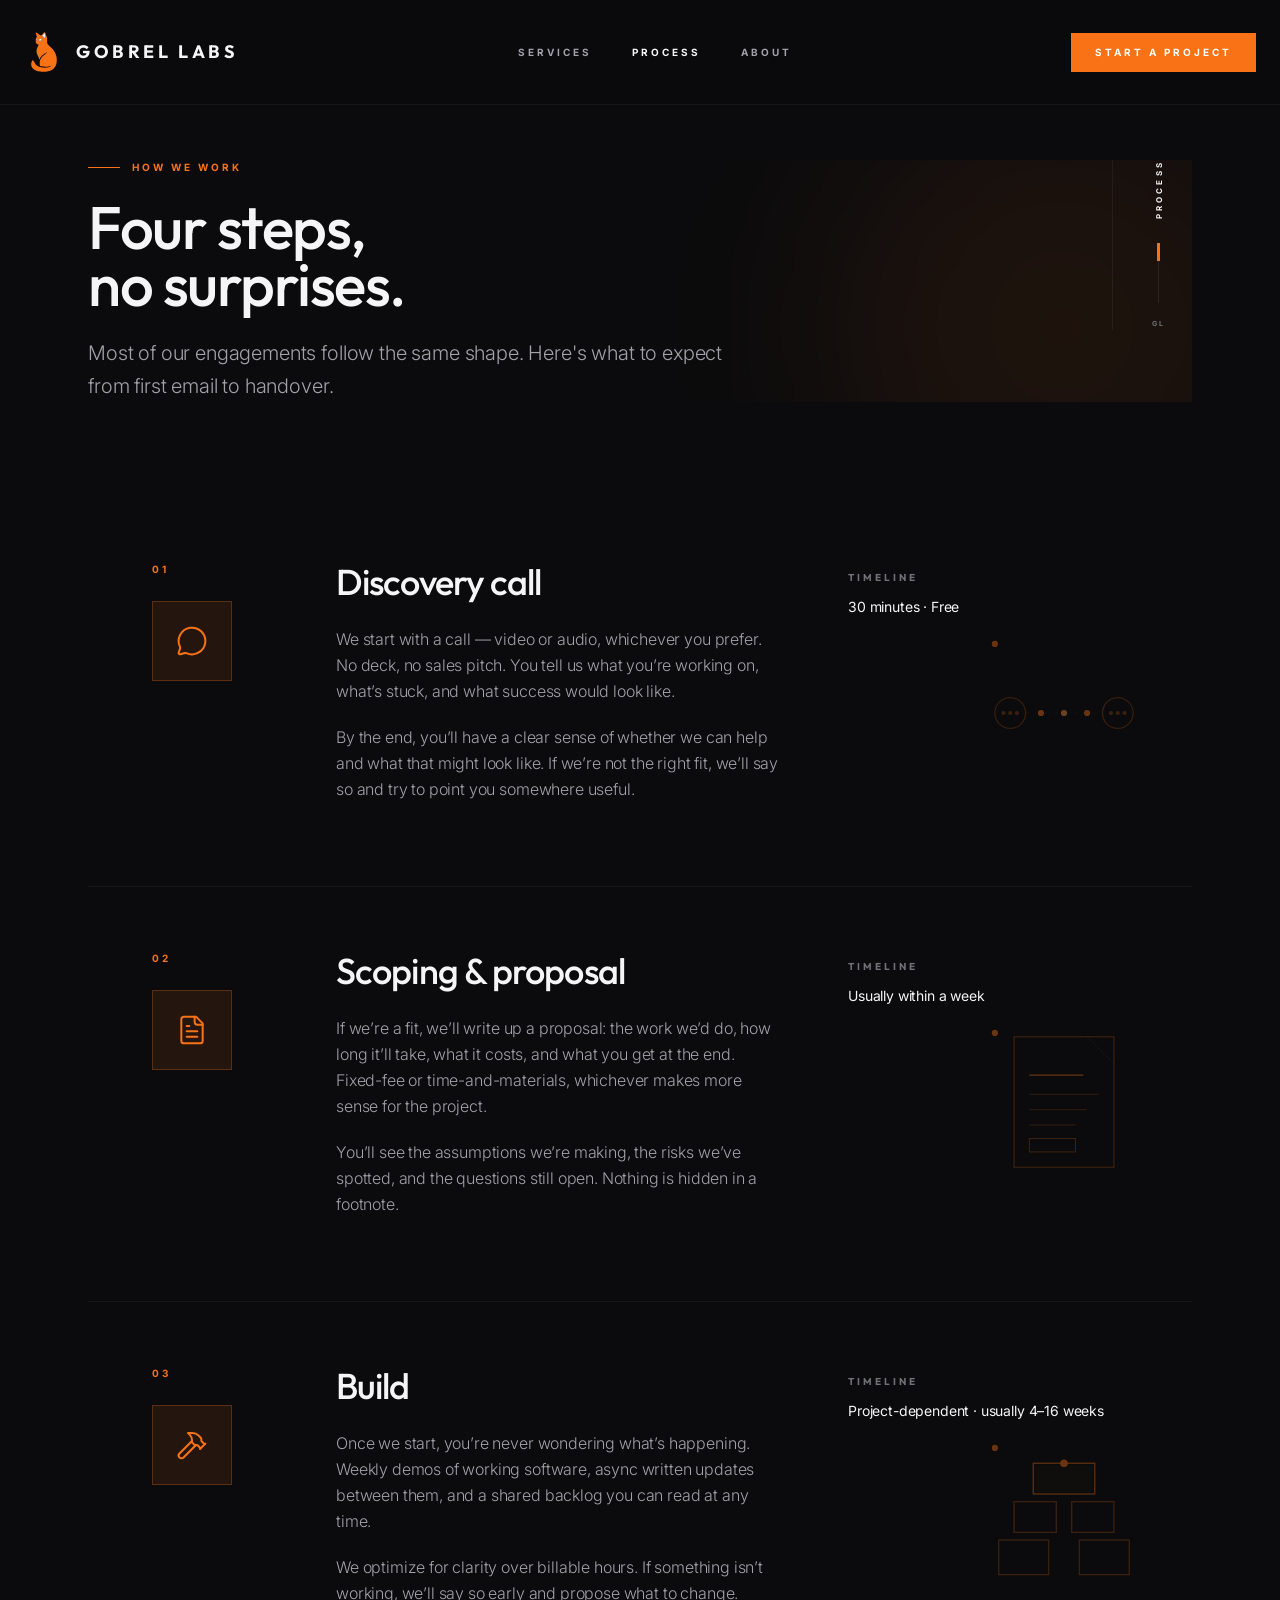
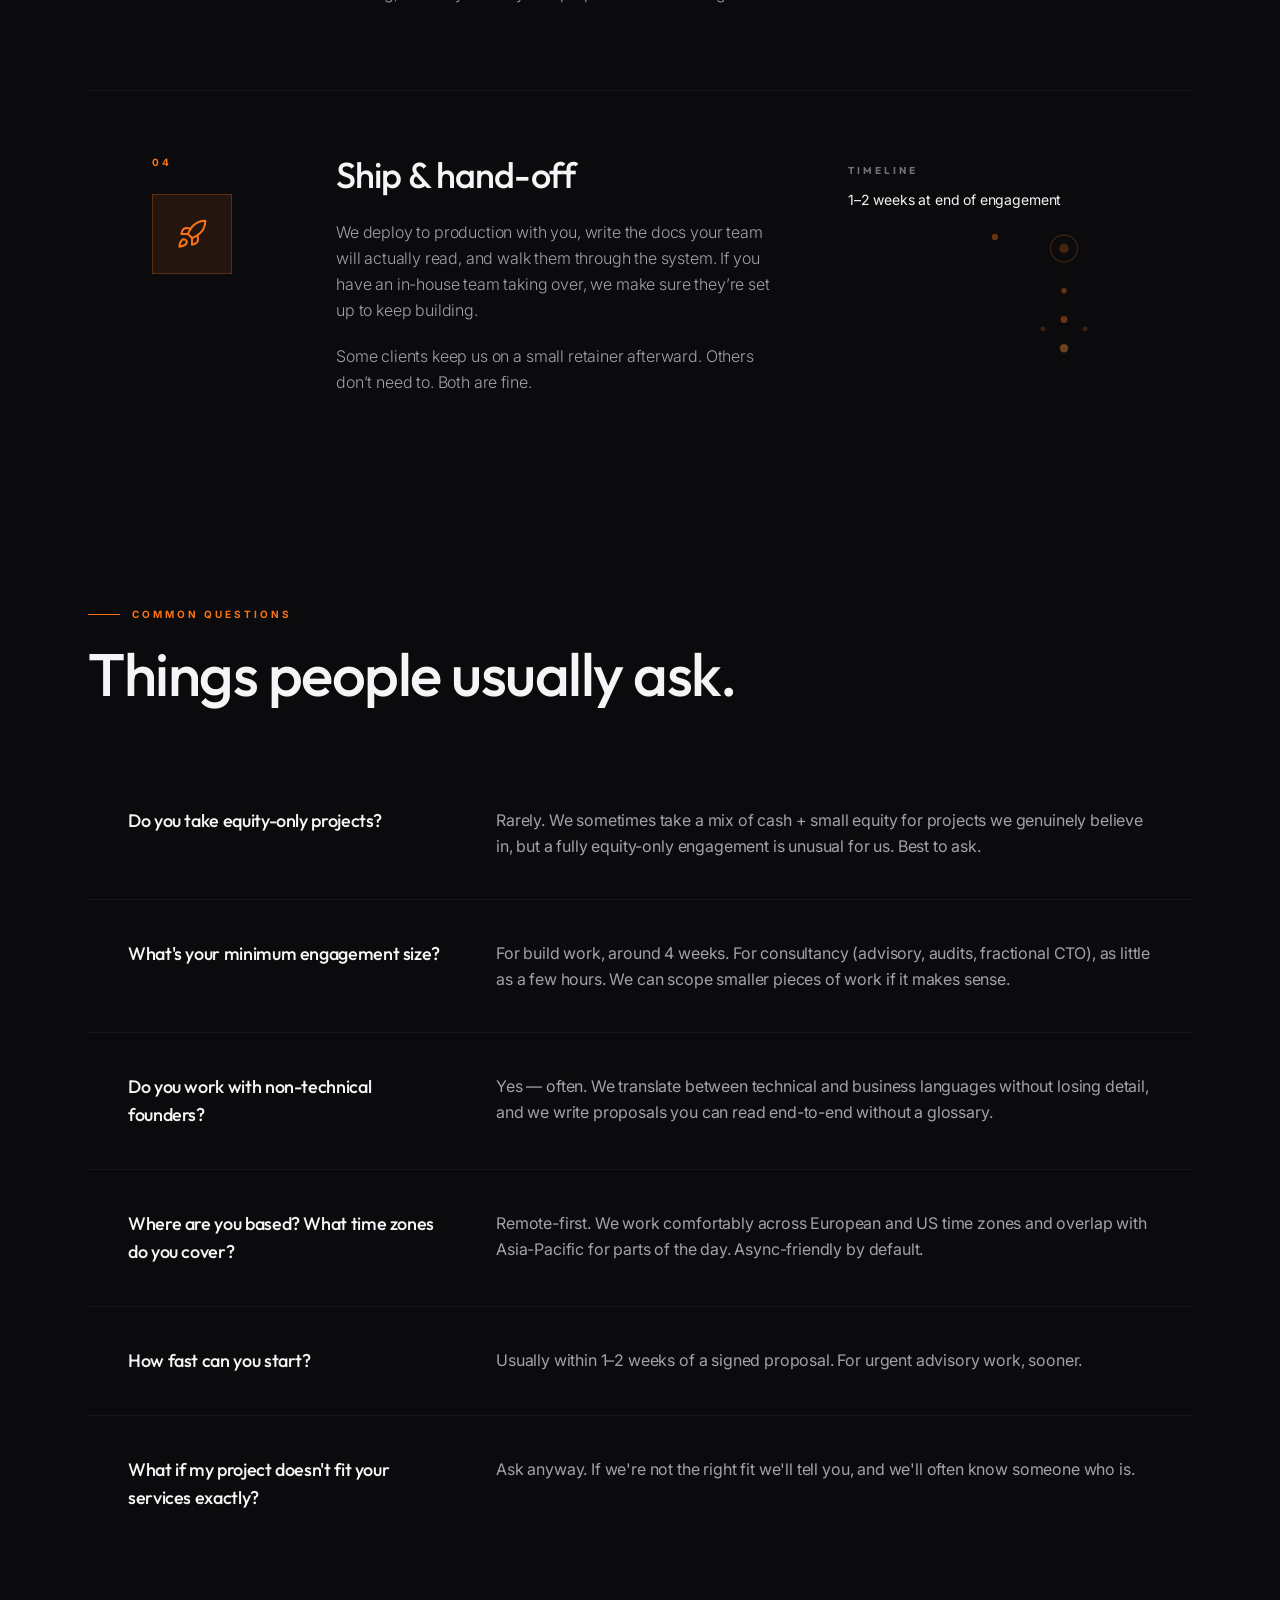
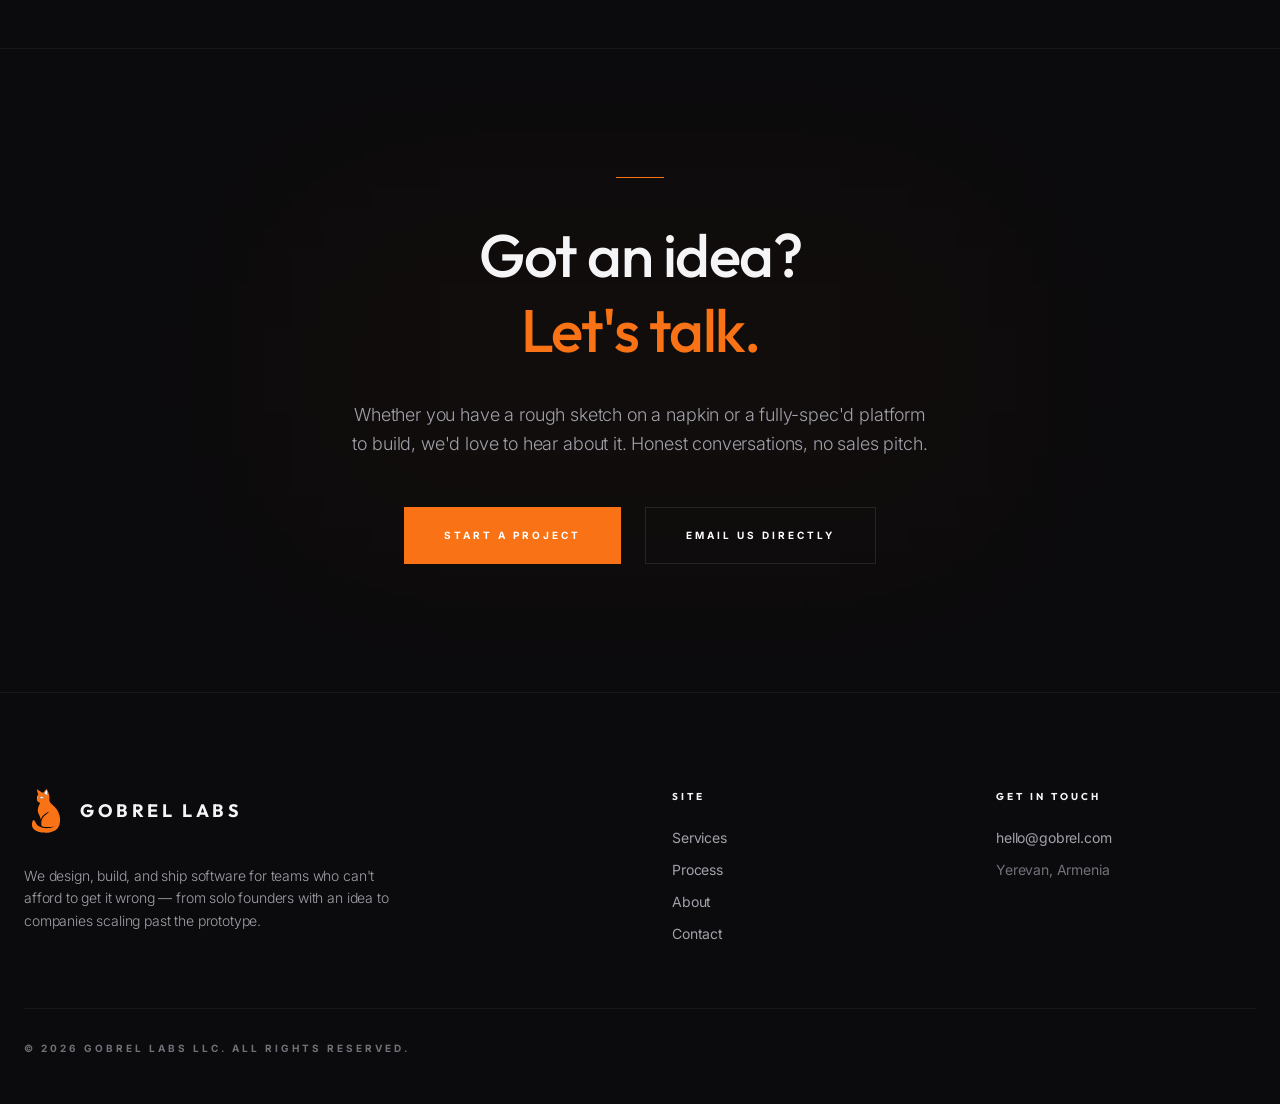
<file: process/index.html>
<!DOCTYPE html><html lang="en" class="scroll-smooth"> <head><meta charset="UTF-8"><meta name="viewport" content="width=device-width, initial-scale=1.0"><meta name="theme-color" content="#0b0b0d"><!-- Fonts --><link rel="preconnect" href="https://fonts.googleapis.com"><link rel="preconnect" href="https://fonts.gstatic.com" crossorigin><link href="https://fonts.googleapis.com/css2?family=Inter:wght@300;400;500;600;700&family=Outfit:wght@400;500;600;700&display=swap" rel="stylesheet"><!-- Primary meta --><title>How We Work — Gobrel Labs</title><meta name="description" content="Our four-step process: Discovery, Scoping, Build, and Ship. No surprises from first email to handover."><link rel="canonical" href="https://gobrel.com/process"><!-- Open Graph --><meta property="og:type" content="website"><meta property="og:url" content="https://gobrel.com/process"><meta property="og:title" content="How We Work — Gobrel Labs"><meta property="og:description" content="Our four-step process: Discovery, Scoping, Build, and Ship. No surprises from first email to handover."><meta property="og:site_name" content="Gobrel Labs"><!-- JSON-LD --><!-- Favicon --><link rel="icon" type="image/svg+xml" href="/favicon.svg"><link rel="stylesheet" href="/_astro/about.CgyVgIvz.css"></head> <body class="min-h-screen flex flex-col bg-surface text-foreground">  <a href="#main-content" class="skip-to-content">
Skip to content
</a> <nav class="fixed top-0 left-0 right-0 z-50 py-6 md:py-8 px-6 bg-surface/80 backdrop-blur-md border-b border-hairline" data-astro-cid-3ef6ksr2> <div class="max-w-7xl mx-auto flex items-center justify-between" data-astro-cid-3ef6ksr2> <a href="/" class="flex items-center gap-3 group" data-astro-cid-3ef6ksr2> <div class="relative flex items-center justify-center group-hover:rotate-6 transition-transform duration-500" style="width: 40px; height: 40px;"> <svg viewBox="570 660 620 960" xmlns="http://www.w3.org/2000/svg" class="w-full h-full opacity-100"> <path fill="var(--brand-primary)" opacity="1.000000" d=" M946.164673,1513.258545   C959.389282,1510.506714 972.725281,1508.191650 985.801453,1504.857300   C995.351196,1502.422241 1004.629456,1498.836426 1013.895935,1495.405029   C1020.960266,1492.788940 1027.944580,1489.875488 1034.723267,1486.595825   C1039.935547,1484.073975 1044.772339,1480.776123 1050.081299,1477.495117   C1050.591797,1477.156494 1050.797119,1477.146240 1051.002563,1477.135986   C1051.002563,1477.135986 1050.882080,1477.106689 1051.255371,1477.093628   C1053.695679,1475.897461 1055.762451,1474.714233 1057.829346,1473.531006   C1057.640625,1473.108154 1057.451904,1472.685181 1057.263184,1472.262329   C1052.304932,1473.798584 1047.346558,1475.334839 1042.388306,1476.871094   C1042.269165,1477.047485 1042.150024,1477.223999 1041.793701,1477.545898   C1041.556396,1477.691406 1041.743530,1477.622192 1041.743530,1477.622314   C1026.487915,1480.743408 1011.232300,1483.864380 995.223877,1486.861572   C992.812866,1486.848022 991.141418,1486.860229 989.498596,1487.083252   C963.553223,1490.605103 937.490784,1491.815674 911.326538,1491.179321   C909.562073,1491.136475 907.785767,1491.580688 906.014954,1491.798340   C899.650391,1491.504761 893.285828,1491.211426 886.209229,1490.587158   C874.118652,1489.106445 862.740051,1487.956543 851.361511,1486.806641   C842.024353,1485.435547 832.613647,1484.434326 823.369141,1482.596802   C812.562012,1480.448608 801.914795,1477.505615 791.167297,1475.042114   C786.790161,1474.038818 784.664734,1471.690674 783.890869,1467.093628   C782.546265,1459.106445 780.318604,1451.272217 778.699829,1443.325317   C777.599854,1437.925659 776.907166,1432.442993 776.402710,1426.263428   C777.551575,1405.577271 778.330078,1385.625000 779.108521,1365.672729   C779.108521,1365.672729 779.008728,1365.349609 779.271973,1364.884277   C781.368835,1356.892334 783.202454,1349.365601 785.036011,1341.838867   C789.834595,1329.866089 793.840393,1317.489502 799.672546,1306.043335   C804.694885,1296.186523 811.464539,1287.144287 818.059631,1278.181763   C828.679199,1263.750122 840.686096,1250.556641 854.465576,1238.968750   C864.134338,1230.837891 873.158875,1221.944336 882.751465,1213.718262   C890.749695,1206.859253 899.240845,1200.578003 907.348633,1193.842285   C912.155640,1189.848633 916.651978,1185.480225 921.270142,1181.260620   C924.527222,1178.284546 927.754028,1175.275391 931.271851,1171.762817   C932.006653,1170.828369 932.463867,1170.411987 932.921143,1169.995728   C933.099243,1169.682007 933.277283,1169.368408 933.995483,1168.846436   C935.026978,1168.056152 935.518250,1167.474243 936.009521,1166.892212   C936.009521,1166.892212 936.005249,1166.992798 936.282837,1166.997070   C936.699890,1166.629395 936.839355,1166.257568 936.978882,1165.885742   C936.978882,1165.885742 936.973938,1165.966919 937.282349,1166.062500   C942.565002,1160.903687 947.539307,1155.649536 952.513611,1150.395264   C952.126526,1149.907104 951.739441,1149.418945 951.352295,1148.930786   C943.806458,1152.892822 936.260559,1156.854980 928.714661,1160.817017   C928.714661,1160.817017 928.491455,1160.983032 927.987305,1160.972656   C926.312988,1161.679077 925.142822,1162.395874 923.972656,1163.112671   C923.972656,1163.112671 923.985779,1163.002197 923.667664,1162.985596   C918.601990,1165.640991 913.854431,1168.313232 909.106934,1170.985474   C908.343994,1171.552856 907.581055,1172.120239 906.184082,1172.771484   C904.441223,1173.541992 903.332458,1174.228638 902.223694,1174.915283   C892.797180,1180.809937 883.043762,1186.248901 874.027527,1192.715576   C862.933411,1200.672485 852.335205,1209.341064 841.751953,1217.982666   C834.987671,1223.505981 828.367371,1229.262939 822.157837,1235.396240   C808.193054,1249.189697 796.157288,1264.639648 786.399719,1281.620361   C779.819214,1293.072021 774.704529,1305.365967 768.598877,1317.822388   C767.119019,1319.956055 765.974487,1321.550537 764.829956,1323.145020   C764.363281,1323.100464 763.896606,1323.056030 763.429993,1323.011597   C762.662537,1319.074585 762.013000,1315.110229 761.103088,1311.206543   C759.209534,1303.083130 757.178101,1294.991699 755.203308,1286.887207   C751.807861,1276.626709 749.044128,1266.100708 744.870544,1256.167114   C738.438965,1240.859375 731.041260,1225.957520 724.030273,1210.175659   C723.705322,1209.127808 723.403564,1208.787842 723.101807,1208.447998   C723.101746,1208.447998 723.014648,1208.483887 722.973877,1208.113281   C722.579285,1207.499146 722.225464,1207.255493 721.871582,1207.011841   C721.871582,1207.011841 721.943970,1207.023926 722.130066,1206.724121   C721.501953,1205.287842 720.687744,1204.151367 719.873535,1203.014893   C719.873535,1203.014893 719.945007,1203.023071 720.128479,1202.720947   C719.498657,1201.284180 718.685364,1200.149658 717.872070,1199.015015   C717.872070,1199.015015 717.948608,1199.022827 718.116943,1198.700684   C716.827942,1195.580688 715.370605,1192.782715 713.913330,1189.984741   C713.913330,1189.984741 714.019653,1189.873901 713.837402,1189.957764   C713.516785,1189.762817 713.371216,1189.487671 713.218506,1189.216309   C710.044922,1178.930786 706.832764,1168.656738 703.736511,1158.347900   C703.233154,1156.672241 703.242981,1154.842163 703.102600,1152.210693   C700.438721,1132.845581 699.960510,1114.356323 703.119385,1095.849487   C703.390991,1094.258667 703.056091,1092.564453 703.002930,1090.918213   C706.120972,1078.691772 708.520386,1066.221680 712.559021,1054.307251   C716.602783,1042.377930 722.074097,1030.908569 727.294617,1019.407715   C735.878174,1000.498413 744.764404,981.726440 753.862244,962.167297   C750.422546,961.270386 748.052246,960.455994 745.613953,960.047791   C727.367859,956.993347 710.984131,949.459900 699.209351,935.350891   C688.661011,922.711365 679.092590,908.708313 680.062256,889.917725   C680.397949,889.123291 680.733521,889.104187 681.069031,889.085083   C681.069031,889.085083 680.968445,889.150757 681.208679,888.831116   C681.939941,885.117432 682.775391,881.731628 682.857361,878.327698   C683.103088,868.120117 683.054688,857.905457 683.121033,847.693542   C683.121033,847.693542 683.025208,847.426208 683.332153,847.100403   C684.162109,846.504517 684.685059,846.234497 685.503296,846.290527   C688.504883,850.981934 690.994812,855.505249 694.013184,859.643005   C695.428101,861.582764 698.074158,863.499207 700.173401,860.300415   C705.073608,852.833435 706.588074,844.639587 703.936890,836.007385   C701.098267,826.765137 693.323059,823.395508 685.029236,820.794434   C689.238586,804.839783 697.285950,791.059021 708.455566,778.982910   C709.295288,778.075073 709.659058,776.020203 709.276306,774.802734   C706.668457,766.507141 703.801086,758.293091 701.108704,749.251160   C699.091553,741.968628 696.983215,735.487671 694.874878,729.006714   C694.874817,729.006714 694.919983,728.864197 694.727722,729.076721   C694.452454,728.927856 694.369446,728.566406 694.286438,728.205017   C690.922241,716.018799 687.549194,703.835083 684.214600,691.640747   C684.001892,690.862976 684.087402,690.003662 684.156738,688.338379   C683.195129,681.470581 681.928162,675.469543 681.170898,669.404785   C681.006409,668.087769 682.670288,666.542419 683.492065,665.102234   C694.257935,672.073608 705.078064,678.962830 715.775269,686.037842   C728.118713,694.201660 740.497498,702.325562 752.590027,710.851074   C762.064636,717.531128 771.139771,724.779175 780.354126,731.824951   C781.438843,732.654480 782.280273,733.802063 783.771606,735.247864   C785.089294,735.903320 785.875671,736.314941 786.649536,736.292786   C799.369507,735.928894 812.089050,735.542297 824.804443,735.048401   C825.923523,735.004944 827.012207,734.178833 828.115051,733.716248   C835.060303,724.345947 841.912354,714.904602 848.985291,705.631653   C853.335876,699.927856 857.914307,694.387329 862.589233,688.944275   C867.931091,682.724609 873.380554,676.587769 879.006592,670.625732   C881.931641,667.526062 885.262756,664.789978 888.551514,662.059448   C891.029175,660.002441 893.643188,660.455383 895.368347,663.009399   C900.436646,670.512329 906.022827,677.791809 910.062195,685.833862   C916.149902,697.953918 921.447815,710.508484 926.422302,723.137939   C930.453918,733.373474 933.591797,743.966431 936.985413,754.446472   C940.581970,765.553162 944.403625,776.609436 947.405090,787.880005   C950.392578,799.097900 952.483704,810.554565 954.870300,822.688354   C954.825684,840.717224 954.878662,857.964355 954.931641,875.211426   C954.947632,875.405762 954.963623,875.600098 954.810303,876.425049   C952.771179,890.511841 951.779785,903.964905 954.779785,917.404236   C957.609802,925.141846 959.769043,933.211426 963.401428,940.551941   C972.600403,959.141418 986.065308,974.277893 1002.384338,987.103821   C1009.606689,992.780090 1015.851074,999.690613 1022.653259,1005.916443   C1025.315186,1008.352722 1028.289429,1010.447815 1031.534668,1013.235962   C1033.331909,1014.848389 1034.715820,1015.923096 1036.099854,1016.997803   C1036.099854,1016.997803 1035.997803,1016.999268 1036.033447,1017.250488   C1036.414062,1017.668579 1036.759033,1017.835510 1037.103882,1018.002441   C1037.103882,1018.002441 1036.999634,1018.001831 1037.027466,1018.256592   C1037.405151,1018.674011 1037.754883,1018.836609 1038.104736,1018.999207   C1038.104736,1018.999207 1037.999756,1018.999756 1038.028198,1019.252808   C1038.405273,1019.671265 1038.754028,1019.836731 1039.102661,1020.002197   C1039.102661,1020.002197 1038.997681,1020.002014 1039.030884,1020.250549   C1039.407837,1020.667969 1039.751709,1020.836792 1040.095459,1021.005676   C1040.095459,1021.005676 1039.983398,1021.012695 1040.074463,1021.222046   C1040.473877,1021.628418 1040.782349,1021.825500 1041.090942,1022.022583   C1041.090942,1022.022522 1040.971802,1022.028809 1041.094971,1022.209229   C1041.507202,1022.603943 1041.796021,1022.818237 1042.084961,1023.032471   C1042.084961,1023.032471 1041.968994,1023.033875 1042.141113,1023.263184   C1049.167114,1030.258789 1056.020874,1037.025269 1062.874634,1043.791626   C1062.874634,1043.791626 1063.141235,1043.814819 1063.291748,1044.176758   C1063.985107,1045.046021 1064.528076,1045.553223 1065.071045,1046.060425   C1065.071045,1046.060425 1064.943848,1046.074463 1065.183960,1046.128174   C1065.631592,1046.477783 1065.839111,1046.773682 1066.046631,1047.069702   C1066.046631,1047.069702 1065.930908,1047.068970 1066.171875,1047.137207   C1066.626953,1047.495361 1066.840820,1047.785400 1067.054810,1048.075317   C1067.054810,1048.075317 1066.932739,1048.044556 1067.094238,1048.207031   C1067.531128,1048.592896 1067.806763,1048.816406 1068.082275,1049.039795   C1068.082275,1049.039795 1067.961426,1049.038086 1068.103394,1049.208740   C1068.527954,1049.599731 1068.810425,1049.819824 1069.093018,1050.039917   C1069.093018,1050.039917 1068.976318,1050.024658 1069.031250,1050.228027   C1069.317017,1050.694092 1069.547974,1050.956787 1069.778931,1051.219482   C1075.536621,1057.687744 1081.488770,1063.995239 1087.004883,1070.663330   C1094.624390,1079.874634 1102.525635,1088.944824 1109.205933,1098.819824   C1119.632080,1114.231934 1129.588501,1130.007568 1138.876099,1146.129150   C1145.479980,1157.592529 1151.359253,1169.595581 1156.298218,1181.866577   C1163.106812,1198.783081 1169.475220,1215.958862 1174.607788,1233.441650   C1178.526733,1246.790527 1180.234985,1260.788330 1182.861572,1275.262573   C1182.870483,1277.680908 1182.796631,1279.356323 1183.040527,1280.984131   C1186.658081,1305.121948 1187.510864,1329.373779 1186.147827,1353.722900   C1185.748535,1360.854248 1185.373779,1367.986816 1184.987793,1375.118896   C1182.222290,1390.951172 1179.980103,1406.897705 1176.555054,1422.586060   C1172.512085,1441.104736 1165.664185,1458.739136 1157.031494,1475.644897   C1147.778564,1493.765137 1136.777344,1510.547241 1123.031982,1525.775391   C1109.307129,1540.980835 1093.960083,1554.140625 1076.650635,1564.577026   C1061.208496,1573.887573 1044.780884,1581.850342 1028.094727,1588.724854   C1013.255554,1594.838379 997.518311,1598.823853 982.067505,1603.375366   C976.188110,1605.107300 970.002197,1605.798462 963.212952,1606.857178   C960.655029,1606.974243 958.827698,1607.125122 957.026978,1607.432251   C908.769409,1615.664917 860.328918,1616.857544 811.699524,1611.326538   C806.112427,1610.691040 800.484070,1610.419189 794.874817,1609.978882   C783.106567,1608.251587 771.124023,1607.403931 759.617371,1604.602295   C739.480408,1599.698975 719.271973,1594.626587 699.758179,1587.741211   C673.760620,1578.567871 649.186157,1566.407471 627.232239,1549.052368   C608.515808,1534.256592 593.446045,1517.039917 583.691895,1495.252808   C582.768555,1493.190308 581.923462,1491.092896 581.114868,1488.225830   C580.750610,1485.836548 580.365051,1484.216797 579.868713,1482.631836   C572.265137,1458.353027 570.340393,1433.672974 574.791138,1408.584229   C576.036621,1401.563477 577.671143,1394.611816 579.127075,1387.628418   C579.127075,1387.628418 579.036377,1387.174927 579.044434,1386.881470   C579.052490,1386.588013 579.093628,1386.300659 579.093628,1386.300659   C579.282288,1386.167114 579.470886,1386.033569 579.940613,1385.728394   C580.221680,1385.556641 580.219482,1385.587158 580.219482,1385.587158   C583.397034,1372.295288 588.935181,1360.049316 596.702454,1348.828247   C599.372620,1344.970703 602.058411,1341.052856 605.290710,1337.695557   C606.387634,1336.556274 609.185974,1337.054932 611.436279,1337.062744   C611.627014,1337.128784 611.596008,1336.942505 611.572815,1336.761475   C611.985840,1337.002930 612.398865,1337.244507 613.212646,1338.050171   C613.613342,1338.614380 613.596680,1338.515015 613.596680,1338.515015   C613.793884,1338.625977 613.991150,1338.736816 614.644775,1339.239624   C615.429688,1339.759277 615.758240,1339.887207 616.086792,1340.015015   C616.086792,1340.015015 615.971619,1340.028320 616.103271,1340.201782   C616.516113,1340.595825 616.797424,1340.816406 617.078674,1341.036987   C617.078674,1341.036987 616.965393,1341.033081 617.125671,1341.272095   C622.119629,1346.558594 626.953369,1351.606201 631.787048,1356.653687   C632.526611,1357.327148 633.266113,1358.000732 634.476929,1358.984863   C634.841064,1359.684082 634.733948,1360.072510 634.626831,1360.461060   C637.342102,1363.371704 640.555908,1365.963257 642.667419,1369.260498   C646.891541,1375.856934 650.769653,1382.708862 654.321106,1389.694092   C659.543518,1399.965942 663.653442,1410.867432 669.557556,1420.708618   C674.521484,1428.982788 681.041870,1436.415771 687.466309,1443.697998   C695.824768,1453.172485 705.553528,1461.221436 716.476624,1467.631470   C723.898621,1471.986938 731.932739,1475.349976 739.136169,1480.016602   C753.779236,1489.503052 770.247131,1494.654785 786.594482,1499.484131   C803.780823,1504.561523 821.672546,1507.250732 839.254089,1510.992310   C840.836304,1511.329102 842.404602,1511.731201 844.660278,1511.900635   C846.747986,1512.076538 848.132996,1512.624756 849.564697,1512.808472   C881.744202,1516.939575 913.944580,1517.442993 946.164673,1513.258545  M847.332031,737.782593   C843.379761,743.044678 839.427490,748.306824 835.037170,754.152161   C864.401367,767.621155 889.928650,784.384460 906.610046,812.635742   C908.475159,808.837219 910.108398,805.111389 910.874146,801.215027   C914.395752,783.297363 915.139526,765.261047 913.082764,747.069092   C910.827026,727.116333 906.748596,707.686523 897.668518,689.615173   C893.471924,681.263062 893.200439,680.936646 886.856750,688.635498   C873.639893,704.675720 860.789124,721.017639 847.332031,737.782593  M815.830994,857.305298   C820.674011,852.296204 825.593750,847.357971 830.320007,842.240967   C832.066345,840.350159 832.164795,838.199768 829.243774,837.145264   C820.352966,833.935120 811.639587,829.876709 802.481384,827.829895   C773.938599,821.450317 753.963806,835.339600 746.734314,864.208008   C746.474121,865.246948 746.701172,866.407959 746.701172,867.470398   C747.266479,867.586304 747.606628,867.756409 747.894714,867.692322   C748.366150,867.587463 748.968567,867.457520 749.230774,867.118042   C753.330200,861.807800 758.354675,863.461609 763.248413,865.382141   C782.072083,872.768982 799.383179,870.221802 815.830994,857.305298  z"></path> <path fill="currentColor" opacity="1.000000" stroke="none" d=" M847.559937,737.509094   C860.789124,721.017639 873.639893,704.675720 886.856750,688.635498   C893.200439,680.936646 893.471924,681.263062 897.668518,689.615173   C906.748596,707.686523 910.827026,727.116333 913.082764,747.069092   C915.139526,765.261047 914.395752,783.297363 910.874146,801.215027   C910.108398,805.111389 908.475159,808.837219 906.610046,812.635742   C889.928650,784.384460 864.401367,767.621155 835.037170,754.152161   C839.427490,748.306824 843.379761,743.044678 847.559937,737.509094  z"></path> <path fill="currentColor" opacity="1.000000" stroke="none" d=" M685.068970,820.806458   C693.323059,823.395508 701.098267,826.765137 703.936890,836.007385   C706.588074,844.639587 705.073608,852.833435 700.173401,860.300415   C698.074158,863.499207 695.428101,861.582764 694.013184,859.643005   C690.994812,855.505249 688.504883,850.981934 685.575317,845.977234   C685.263794,837.141479 679.945557,828.987488 685.153198,820.748291   C685.153198,820.748291 685.108704,820.818481 685.068970,820.806458  z"></path> <path fill="currentColor" opacity="1.000000" stroke="none" d=" M815.545898,857.522339   C799.383179,870.221802 782.072083,872.768982 763.248413,865.382141   C758.354675,863.461609 753.330200,861.807800 749.230774,867.118042   C748.968567,867.457520 748.366150,867.587463 747.894714,867.692322   C747.606628,867.756409 747.266479,867.586304 746.701172,867.470398   C746.701172,866.407959 746.474121,865.246948 746.734314,864.208008   C753.963806,835.339600 773.938599,821.450317 802.481384,827.829895   C811.639587,829.876709 820.352966,833.935120 829.243774,837.145264   C832.164795,838.199768 832.066345,840.350159 830.320007,842.240967   C825.593750,847.357971 820.674011,852.296204 815.545898,857.522339  z"></path> </svg> </div> <span class="text-base md:text-lg font-bold tracking-[0.2em] text-foreground uppercase font-display" data-astro-cid-3ef6ksr2>
Gobrel Labs
</span> </a> <div class="hidden lg:flex items-center gap-10" data-astro-cid-3ef6ksr2> <a href="/services" class="text-[10px] font-bold uppercase tracking-[0.3em] transition-colors text-foreground-muted hover:text-foreground" data-astro-cid-3ef6ksr2> Services </a><a href="/process" aria-current="page" class="text-[10px] font-bold uppercase tracking-[0.3em] transition-colors text-foreground" data-astro-cid-3ef6ksr2> Process </a><a href="/about" class="text-[10px] font-bold uppercase tracking-[0.3em] transition-colors text-foreground-muted hover:text-foreground" data-astro-cid-3ef6ksr2> About </a> </div> <div class="flex items-center gap-4" data-astro-cid-3ef6ksr2> <a href="/contact" class="hidden sm:inline-block text-[10px] font-bold uppercase tracking-[0.3em] px-6 py-3 bg-brand text-white hover:bg-brand-dark transition-colors" data-astro-cid-3ef6ksr2>
Start a project
</a> <button type="button" data-menu-toggle aria-label="Open menu" aria-expanded="false" aria-controls="mobile-menu" class="lg:hidden text-foreground inline-flex items-center justify-center w-10 h-10 -mr-2" data-astro-cid-3ef6ksr2> <span data-menu-icon-open data-astro-cid-3ef6ksr2><svg xmlns="http://www.w3.org/2000/svg" stroke-width="1.5" width="24" height="24" stroke="currentColor" stroke-linecap="round" stroke-linejoin="round" fill="none" viewBox="0 0 24 24" class="lucide lucide-menu">  <path d="M4 5h16"></path> <path d="M4 12h16"></path> <path d="M4 19h16"></path>  </svg></span> <span data-menu-icon-close class="hidden" data-astro-cid-3ef6ksr2><svg xmlns="http://www.w3.org/2000/svg" stroke-width="1.5" width="24" height="24" stroke="currentColor" stroke-linecap="round" stroke-linejoin="round" fill="none" viewBox="0 0 24 24" class="lucide lucide-x">  <path d="M18 6 6 18"></path> <path d="m6 6 12 12"></path>  </svg></span> </button> </div> </div> <div id="mobile-menu" class="lg:hidden absolute top-full left-0 right-0 bg-surface/95 backdrop-blur-md border-b border-hairline px-6 pt-4 pb-6 opacity-0 -translate-y-2 pointer-events-none transition-all duration-200" data-astro-cid-3ef6ksr2> <div class="flex flex-col gap-1" data-astro-cid-3ef6ksr2> <a href="/services" class="text-sm py-3 transition-colors text-foreground font-medium hover:text-brand" data-astro-cid-3ef6ksr2> Services </a><a href="/process" aria-current="page" class="text-sm py-3 transition-colors text-brand font-semibold" data-astro-cid-3ef6ksr2> Process </a><a href="/about" class="text-sm py-3 transition-colors text-foreground font-medium hover:text-brand" data-astro-cid-3ef6ksr2> About </a> <a href="/contact" class="mt-4 inline-block text-[10px] font-bold uppercase tracking-[0.3em] px-6 py-3 bg-brand text-white text-center" data-astro-cid-3ef6ksr2>
Start a project
</a> </div> </div> </nav>  <script type="module">const t=document.querySelector("[data-menu-toggle]"),c=document.getElementById("mobile-menu"),n=document.querySelector("[data-menu-icon-open]"),o=document.querySelector("[data-menu-icon-close]");t?.addEventListener("click",()=>{const e=c?.classList.toggle("open")??!1;t.setAttribute("aria-expanded",String(e)),t.setAttribute("aria-label",e?"Close menu":"Open menu"),n&&n.classList.toggle("hidden",e),o&&o.classList.toggle("hidden",!e)});</script> <main id="main-content" tabindex="-1" class="flex-grow flex flex-col">  <div class="pt-40 bg-surface min-h-screen"> <div class="max-w-6xl mx-auto px-6 pb-24"> <div class="relative"> <div data-play-state aria-hidden="true" class="hidden sm:block absolute inset-0 z-0 overflow-hidden pointer-events-none"><div class="ambient-orb-slow absolute top-[-30%] right-[-10%] w-[480px] h-[480px] bg-brand-glow blur-[100px] rounded-full"></div></div> <div class="relative z-10 grid gap-10 lg:grid-cols-[1fr_80px] items-start"> <header class="flex flex-col gap-6"> <div class="flex items-center gap-3"> <div class="w-8 h-px bg-brand"></div> <span class="text-[10px] uppercase font-bold tracking-[0.3em] text-brand"> How we work </span> </div> <h1 class="text-4xl md:text-6xl font-medium tracking-tight text-foreground leading-[0.95]"> Four steps,<br />no surprises. </h1> <p class="text-lg md:text-xl text-foreground-muted leading-relaxed font-light max-w-2xl"> Most of our engagements follow the same shape. Here&#39;s what to expect from first email to handover. </p> </header> <aside aria-hidden="true" class="hidden lg:flex flex-col items-center gap-4 pl-3 border-l border-hairline min-h-[160px]"> <span class="text-[8px] font-bold uppercase tracking-[0.4em] text-foreground" style="writing-mode: vertical-rl; transform: rotate(180deg);"> Process </span> <div class="relative w-px h-[60px] bg-white/8 mt-2"> <span class="absolute top-0 -left-px w-[3px] h-[18px] bg-brand rail-indicator-anim"></span> </div> <span class="mt-auto text-[7px] font-bold uppercase tracking-[0.3em] text-foreground-faint"> GL </span> </aside> </div> </div> <div class="mt-24 space-y-px bg-white/5 border-hairline"> <section class="reveal bg-surface p-10 md:p-16 relative overflow-hidden">  <div class="grid lg:grid-cols-[120px_1fr_280px] gap-10 lg:gap-16 items-start"> <div class="flex flex-col gap-6 relative"> <span class="relative z-10 text-[10px] font-bold text-brand tracking-[0.3em]"> 01 </span> <div class="relative z-10 w-20 h-20 flex items-center justify-center bg-brand-tint-10 border border-brand-tint-25"> <svg xmlns="http://www.w3.org/2000/svg" stroke-width="1.5" width="32" height="32" stroke="currentColor" stroke-linecap="round" stroke-linejoin="round" fill="none" viewBox="0 0 24 24" class="lucide lucide-message-circle text-brand">  <path d="M2.992 16.342a2 2 0 0 1 .094 1.167l-1.065 3.29a1 1 0 0 0 1.236 1.168l3.413-.998a2 2 0 0 1 1.099.092 10 10 0 1 0-4.777-4.719"></path>  </svg> </div> </div> <div> <h2 class="text-3xl md:text-4xl font-medium font-display mb-6 text-foreground tracking-tight"> Discovery call </h2> <div class="markdown-body"> <p>We start with a call — video or audio, whichever you prefer. No deck, no sales pitch. You tell us what you’re working on, what’s stuck, and what success would look like.</p>
<p>By the end, you’ll have a clear sense of whether we can help and what that might look like. If we’re not the right fit, we’ll say so and try to point you somewhere useful.</p> </div> </div> <aside class="lg:pt-2"> <h3 class="text-[10px] font-bold uppercase tracking-[0.3em] text-foreground-faint mb-3">
Timeline
</h3> <p class="text-sm text-foreground">30 minutes · Free</p> <div class="absolute -right-0 w-64 h-48 opacity-40 pointer-events-none"> <svg viewBox="0 0 100 100" class="w-full h-full" aria-hidden="true"> <circle cx="22" cy="50" r="8" fill="none" stroke="rgba(249,115,22,0.45)" stroke-width="0.7" class="motif-anim" style="animation:node-bright 3.6s ease-in-out infinite;animation-delay:0s"></circle> <circle cx="18.5" cy="50" r="1.1" fill="rgba(249,115,22,0.5)" class="motif-anim" style="animation:spark 3.6s ease-in-out infinite;animation-delay:0s"></circle> <circle cx="22" cy="50" r="1.1" fill="rgba(249,115,22,0.5)" class="motif-anim" style="animation:spark 3.6s ease-in-out infinite;animation-delay:0.4s"></circle> <circle cx="25.5" cy="50" r="1.1" fill="rgba(249,115,22,0.5)" class="motif-anim" style="animation:spark 3.6s ease-in-out infinite;animation-delay:0.8s"></circle> <circle cx="78" cy="50" r="8" fill="none" stroke="rgba(249,115,22,0.45)" stroke-width="0.7" class="motif-anim" style="animation:node-bright 3.6s ease-in-out infinite;animation-delay:1s"></circle> <circle cx="74.5" cy="50" r="1.1" fill="rgba(249,115,22,0.5)" class="motif-anim" style="animation:spark 3.6s ease-in-out infinite;animation-delay:1.3s"></circle> <circle cx="78" cy="50" r="1.1" fill="rgba(249,115,22,0.5)" class="motif-anim" style="animation:spark 3.6s ease-in-out infinite;animation-delay:1.7s"></circle> <circle cx="81.5" cy="50" r="1.1" fill="rgba(249,115,22,0.5)" class="motif-anim" style="animation:spark 3.6s ease-in-out infinite;animation-delay:2.1s"></circle> <line x1="30" y1="50" x2="70" y2="50" stroke="rgba(249,115,22,0.18)" stroke-width="0.4" stroke-dasharray="2 3"></line> <circle cx="38" cy="50" r="1.6" fill="#f97316" class="motif-anim" style="animation:spark 3.6s ease-in-out infinite;animation-delay:0s"></circle> <circle cx="50" cy="50" r="1.6" fill="#fb923c" class="motif-anim" style="animation:spark 3.6s ease-in-out infinite;animation-delay:0.6s"></circle> <circle cx="62" cy="50" r="1.6" fill="#f97316" class="motif-anim" style="animation:spark 3.6s ease-in-out infinite;animation-delay:1.2s"></circle> <circle cx="14" cy="14" r="1.6" fill="#f97316" class="motif-anim pulser-anim" style="animation-delay:0s"></circle> </svg> </div> </aside> </div>  </section><section class="reveal bg-surface p-10 md:p-16 relative overflow-hidden">  <div class="grid lg:grid-cols-[120px_1fr_280px] gap-10 lg:gap-16 items-start"> <div class="flex flex-col gap-6 relative"> <span class="relative z-10 text-[10px] font-bold text-brand tracking-[0.3em]"> 02 </span> <div class="relative z-10 w-20 h-20 flex items-center justify-center bg-brand-tint-10 border border-brand-tint-25"> <svg xmlns="http://www.w3.org/2000/svg" stroke-width="1.5" width="32" height="32" stroke="currentColor" stroke-linecap="round" stroke-linejoin="round" fill="none" viewBox="0 0 24 24" class="lucide lucide-file-text text-brand">  <path d="M15 2H6a2 2 0 0 0-2 2v16a2 2 0 0 0 2 2h12a2 2 0 0 0 2-2V7Z"></path> <path d="M14 2v4a2 2 0 0 0 2 2h4"></path> <path d="M10 9H8"></path> <path d="M16 13H8"></path> <path d="M16 17H8"></path>  </svg> </div> </div> <div> <h2 class="text-3xl md:text-4xl font-medium font-display mb-6 text-foreground tracking-tight"> Scoping &amp; proposal </h2> <div class="markdown-body"> <p>If we’re a fit, we’ll write up a proposal: the work we’d do, how long it’ll take, what it costs, and what you get at the end. Fixed-fee or time-and-materials, whichever makes more sense for the project.</p>
<p>You’ll see the assumptions we’re making, the risks we’ve spotted, and the questions still open. Nothing is hidden in a footnote.</p> </div> </div> <aside class="lg:pt-2"> <h3 class="text-[10px] font-bold uppercase tracking-[0.3em] text-foreground-faint mb-3">
Timeline
</h3> <p class="text-sm text-foreground">Usually within a week</p> <div class="absolute -right-0 w-64 h-48 opacity-40 pointer-events-none"> <svg viewBox="0 0 100 100" class="w-full h-full" aria-hidden="true"> <rect x="24" y="16" width="52" height="68" fill="none" stroke="rgba(249,115,22,0.45)" stroke-width="0.7" class="motif-anim" style="animation:layer-glow 4s ease-in-out infinite;animation-delay:0.4s"></rect> <line x1="62" y1="16" x2="76" y2="30" stroke="rgba(249,115,22,0.3)" stroke-width="0.5" stroke-dasharray="1 1"></line> <line x1="32" y1="36" x2="60" y2="36" stroke="rgba(249,115,22,0.7)" stroke-width="0.8" class="motif-anim" style="animation:layer-glow 4s ease-in-out infinite;animation-delay:0.7s"></line> <line x1="32" y1="46" x2="68" y2="46" stroke="rgba(249,115,22,0.45)" stroke-width="0.5" class="motif-anim" style="animation:layer-glow 4s ease-in-out infinite;animation-delay:1s"></line> <line x1="32" y1="54" x2="62" y2="54" stroke="rgba(249,115,22,0.45)" stroke-width="0.5" class="motif-anim" style="animation:layer-glow 4s ease-in-out infinite;animation-delay:1.3s"></line> <line x1="32" y1="62" x2="56" y2="62" stroke="rgba(249,115,22,0.45)" stroke-width="0.5" class="motif-anim" style="animation:layer-glow 4s ease-in-out infinite;animation-delay:1.6s"></line> <rect x="32" y="69" width="24" height="7" fill="none" stroke="rgba(249,115,22,0.55)" stroke-width="0.5" class="motif-anim" style="animation:layer-glow 4s ease-in-out infinite;animation-delay:1.9s"></rect> <circle cx="14" cy="14" r="1.6" fill="#f97316" class="motif-anim pulser-anim" style="animation-delay:0.4s"></circle> </svg> </div> </aside> </div>  </section><section class="reveal bg-surface p-10 md:p-16 relative overflow-hidden">  <div class="grid lg:grid-cols-[120px_1fr_280px] gap-10 lg:gap-16 items-start"> <div class="flex flex-col gap-6 relative"> <span class="relative z-10 text-[10px] font-bold text-brand tracking-[0.3em]"> 03 </span> <div class="relative z-10 w-20 h-20 flex items-center justify-center bg-brand-tint-10 border border-brand-tint-25"> <svg xmlns="http://www.w3.org/2000/svg" stroke-width="1.5" width="32" height="32" stroke="currentColor" stroke-linecap="round" stroke-linejoin="round" fill="none" viewBox="0 0 24 24" class="lucide lucide-hammer text-brand">  <path d="m15 12-9.373 9.373a1 1 0 0 1-3.001-3L12 9"></path> <path d="m18 15 4-4"></path> <path d="m21.5 11.5-1.914-1.914A2 2 0 0 1 19 8.172v-.344a2 2 0 0 0-.586-1.414l-1.657-1.657A6 6 0 0 0 12.516 3H9l1.243 1.243A6 6 0 0 1 12 8.485V10l2 2h1.172a2 2 0 0 1 1.414.586L18.5 14.5"></path>  </svg> </div> </div> <div> <h2 class="text-3xl md:text-4xl font-medium font-display mb-6 text-foreground tracking-tight"> Build </h2> <div class="markdown-body"> <p>Once we start, you’re never wondering what’s happening. Weekly demos of working software, async written updates between them, and a shared backlog you can read at any time.</p>
<p>We optimize for clarity over billable hours. If something isn’t working, we’ll say so early and propose what to change.</p> </div> </div> <aside class="lg:pt-2"> <h3 class="text-[10px] font-bold uppercase tracking-[0.3em] text-foreground-faint mb-3">
Timeline
</h3> <p class="text-sm text-foreground">Project-dependent · usually 4–16 weeks</p> <div class="absolute -right-0 w-64 h-48 opacity-40 pointer-events-none"> <svg viewBox="0 0 100 100" class="w-full h-full" aria-hidden="true"> <rect x="16" y="62" width="26" height="18" fill="none" stroke-width="0.7" class="motif-anim" style="animation:layer-glow 3.8s ease-in-out infinite;animation-delay:0.8s;stroke:rgba(249,115,22,0.50)"></rect> <rect x="58" y="62" width="26" height="18" fill="none" stroke-width="0.7" class="motif-anim" style="animation:layer-glow 3.8s ease-in-out infinite;animation-delay:1.2000000000000002s;stroke:rgba(249,115,22,0.50)"></rect> <rect x="24" y="42" width="22" height="16" fill="none" stroke-width="0.7" class="motif-anim" style="animation:layer-glow 3.8s ease-in-out infinite;animation-delay:1.6s;stroke:rgba(249,115,22,0.50)"></rect> <rect x="54" y="42" width="22" height="16" fill="none" stroke-width="0.7" class="motif-anim" style="animation:layer-glow 3.8s ease-in-out infinite;animation-delay:2s;stroke:rgba(249,115,22,0.50)"></rect> <rect x="34" y="22" width="32" height="16" fill="none" stroke-width="0.7" class="motif-anim" style="animation:layer-glow 3.8s ease-in-out infinite;animation-delay:2.4000000000000004s;stroke:rgba(249,115,22,0.85)"></rect> <rect x="35" y="23" width="30" height="14" fill="#f97316" opacity="0.06"></rect> <circle cx="50" cy="22" r="2" fill="#f97316" class="motif-anim" style="animation:flow-down 3.8s ease-in-out infinite;animation-delay:0.8s"></circle> <circle cx="14" cy="14" r="1.6" fill="#f97316" class="motif-anim pulser-anim" style="animation-delay:0.8s"></circle> </svg> </div> </aside> </div>  </section><section class="reveal bg-surface p-10 md:p-16 relative overflow-hidden">  <div class="grid lg:grid-cols-[120px_1fr_280px] gap-10 lg:gap-16 items-start"> <div class="flex flex-col gap-6 relative"> <span class="relative z-10 text-[10px] font-bold text-brand tracking-[0.3em]"> 04 </span> <div class="relative z-10 w-20 h-20 flex items-center justify-center bg-brand-tint-10 border border-brand-tint-25"> <svg xmlns="http://www.w3.org/2000/svg" stroke-width="1.5" width="32" height="32" stroke="currentColor" stroke-linecap="round" stroke-linejoin="round" fill="none" viewBox="0 0 24 24" class="lucide lucide-rocket text-brand">  <path d="M4.5 16.5c-1.5 1.26-2 5-2 5s3.74-.5 5-2c.71-.84.7-2.13-.09-2.91a2.18 2.18 0 0 0-2.91-.09z"></path> <path d="m12 15-3-3a22 22 0 0 1 2-3.95A12.88 12.88 0 0 1 22 2c0 2.72-.78 7.5-6 11a22.35 22.35 0 0 1-4 2z"></path> <path d="M9 12H4s.55-3.03 2-4c1.62-1.08 5 0 5 0"></path> <path d="M12 15v5s3.03-.55 4-2c1.08-1.62 0-5 0-5"></path>  </svg> </div> </div> <div> <h2 class="text-3xl md:text-4xl font-medium font-display mb-6 text-foreground tracking-tight"> Ship &amp; hand-off </h2> <div class="markdown-body"> <p>We deploy to production with you, write the docs your team will actually read, and walk them through the system. If you have an in-house team taking over, we make sure they’re set up to keep building.</p>
<p>Some clients keep us on a small retainer afterward. Others don’t need to. Both are fine.</p> </div> </div> <aside class="lg:pt-2"> <h3 class="text-[10px] font-bold uppercase tracking-[0.3em] text-foreground-faint mb-3">
Timeline
</h3> <p class="text-sm text-foreground">1–2 weeks at end of engagement</p> <div class="absolute -right-0 w-64 h-48 opacity-40 pointer-events-none"> <svg viewBox="0 0 100 100" class="w-full h-full" aria-hidden="true"> <circle cx="50" cy="20" r="7" fill="none" stroke="rgba(249,115,22,0.5)" stroke-width="0.7" class="motif-anim pulser-anim" style="animation-delay:1.2000000000000002s"></circle> <circle cx="50" cy="20" r="2.5" fill="#f97316" opacity="0.6"></circle> <line x1="50" y1="27" x2="50" y2="82" stroke="rgba(249,115,22,0.15)" stroke-width="0.4" stroke-dasharray="2 3"></line> <circle cx="50" cy="72" r="2.2" fill="#fb923c" class="motif-anim" style="animation:flow-up 3.2s ease-in-out infinite;animation-delay:1.2000000000000002s"></circle> <circle cx="50" cy="57" r="1.8" fill="#f97316" class="motif-anim" style="animation:flow-up 3.2s ease-in-out infinite;animation-delay:2s"></circle> <circle cx="50" cy="42" r="1.4" fill="#f97316" class="motif-anim" style="animation:flow-up 3.2s ease-in-out infinite;animation-delay:2.8000000000000003s"></circle> <circle cx="39" cy="62" r="1.3" fill="rgba(249,115,22,0.5)" class="motif-anim" style="animation:flow-up 3.2s ease-in-out infinite;animation-delay:1.5000000000000002s"></circle> <circle cx="61" cy="62" r="1.3" fill="rgba(249,115,22,0.5)" class="motif-anim" style="animation:flow-up 3.2s ease-in-out infinite;animation-delay:1.8000000000000003s"></circle> <circle cx="14" cy="14" r="1.6" fill="#f97316" class="motif-anim pulser-anim" style="animation-delay:1.2000000000000002s"></circle> </svg> </div> </aside> </div>  </section> </div> <div class="reveal mt-32">  <header class="flex flex-col gap-6"> <div class="flex items-center gap-3"> <div class="w-8 h-px bg-brand"></div> <span class="text-[10px] uppercase font-bold tracking-[0.3em] text-brand"> Common questions </span> </div> <h2 class="text-4xl md:text-6xl font-medium tracking-tight text-foreground leading-[0.95]"> Things people usually ask. </h2>  </header> <div class="mt-16 space-y-px bg-white/5 border-hairline"> <div class="bg-surface p-8 md:p-10 grid md:grid-cols-[320px_1fr] gap-6 md:gap-12"> <h3 class="text-base md:text-lg font-display font-medium text-foreground"> Do you take equity-only projects? </h3> <p class="text-foreground-muted leading-relaxed">Rarely. We sometimes take a mix of cash + small equity for projects we genuinely believe in, but a fully equity-only engagement is unusual for us. Best to ask.</p> </div><div class="bg-surface p-8 md:p-10 grid md:grid-cols-[320px_1fr] gap-6 md:gap-12"> <h3 class="text-base md:text-lg font-display font-medium text-foreground"> What&#39;s your minimum engagement size? </h3> <p class="text-foreground-muted leading-relaxed">For build work, around 4 weeks. For consultancy (advisory, audits, fractional CTO), as little as a few hours. We can scope smaller pieces of work if it makes sense.</p> </div><div class="bg-surface p-8 md:p-10 grid md:grid-cols-[320px_1fr] gap-6 md:gap-12"> <h3 class="text-base md:text-lg font-display font-medium text-foreground"> Do you work with non-technical founders? </h3> <p class="text-foreground-muted leading-relaxed">Yes — often. We translate between technical and business languages without losing detail, and we write proposals you can read end-to-end without a glossary.</p> </div><div class="bg-surface p-8 md:p-10 grid md:grid-cols-[320px_1fr] gap-6 md:gap-12"> <h3 class="text-base md:text-lg font-display font-medium text-foreground"> Where are you based? What time zones do you cover? </h3> <p class="text-foreground-muted leading-relaxed">Remote-first. We work comfortably across European and US time zones and overlap with Asia-Pacific for parts of the day. Async-friendly by default.</p> </div><div class="bg-surface p-8 md:p-10 grid md:grid-cols-[320px_1fr] gap-6 md:gap-12"> <h3 class="text-base md:text-lg font-display font-medium text-foreground"> How fast can you start? </h3> <p class="text-foreground-muted leading-relaxed">Usually within 1–2 weeks of a signed proposal. For urgent advisory work, sooner.</p> </div><div class="bg-surface p-8 md:p-10 grid md:grid-cols-[320px_1fr] gap-6 md:gap-12"> <h3 class="text-base md:text-lg font-display font-medium text-foreground"> What if my project doesn&#39;t fit your services exactly? </h3> <p class="text-foreground-muted leading-relaxed">Ask anyway. If we&#39;re not the right fit we&#39;ll tell you, and we&#39;ll often know someone who is.</p> </div> </div>  </div> </div> <section class="py-24 md:py-32 bg-surface relative overflow-hidden border-t border-hairline"> <div data-play-state aria-hidden="true" class="absolute inset-0 z-0 opacity-40 pointer-events-none"><div class="ambient-orb-cta absolute top-1/2 left-1/2 -translate-x-1/2 -translate-y-1/2 w-full max-w-3xl h-[400px] bg-brand-glow blur-[120px]"></div></div> <div class="max-w-3xl mx-auto px-6 relative z-10 text-center"> <div class="reveal ">  <div class="flex justify-center mb-10"> <div class="w-12 h-px bg-brand"></div> </div> <h2 class="text-4xl md:text-6xl font-medium text-foreground mb-8 font-display tracking-tight leading-tight">
Got an idea?<br><span class="text-brand">Let's talk.</span> </h2> <p class="text-lg text-foreground-muted mb-12 leading-relaxed max-w-xl mx-auto font-light">
Whether you have a rough sketch on a napkin or a fully-spec'd platform to build, we'd love to hear about it. Honest conversations, no sales pitch.
</p> <div class="flex flex-col sm:flex-row gap-6 justify-center"> <a href="/contact" class="group relative inline-flex items-center justify-center px-10 py-5 overflow-hidden text-[10px] font-bold uppercase tracking-[0.3em] transition-all duration-500 focus-visible:outline-none focus-visible:ring-2 focus-visible:ring-brand focus-visible:ring-offset-2 focus-visible:ring-offset-surface bg-brand text-white hover:bg-brand-dark"><span class="relative z-10">Start a project</span><span aria-hidden="true" class="absolute inset-0 bg-white translate-y-full group-hover:translate-y-0 transition-transform duration-500"></span><span aria-hidden="true" class="absolute inset-0 z-20 flex items-center justify-center text-surface opacity-0 group-hover:opacity-100 transition-opacity duration-500">Start a project</span></a> <a href="mailto:hello@gobrel.com" class="group relative inline-flex items-center justify-center px-10 py-5 overflow-hidden text-[10px] font-bold uppercase tracking-[0.3em] transition-all duration-500 focus-visible:outline-none focus-visible:ring-2 focus-visible:ring-brand focus-visible:ring-offset-2 focus-visible:ring-offset-surface border border-white/10 text-white hover:bg-white/5 hover:border-white/20">Email us directly</a> </div>  </div> </div> </section> </div>  </main> <footer class="bg-surface pt-24 pb-12 border-t border-hairline"> <div class="max-w-7xl mx-auto px-6"> <div class="grid md:grid-cols-12 gap-12 md:gap-16 items-start mb-16"> <div class="md:col-span-6"> <a href="/" class="inline-flex items-center gap-3 group mb-8"> <div class="relative flex items-center justify-center group-hover:scale-110 transition-transform" style="width: 44px; height: 44px;"> <svg viewBox="570 660 620 960" xmlns="http://www.w3.org/2000/svg" class="w-full h-full opacity-100"> <path fill="var(--brand-primary)" opacity="1.000000" d=" M946.164673,1513.258545   C959.389282,1510.506714 972.725281,1508.191650 985.801453,1504.857300   C995.351196,1502.422241 1004.629456,1498.836426 1013.895935,1495.405029   C1020.960266,1492.788940 1027.944580,1489.875488 1034.723267,1486.595825   C1039.935547,1484.073975 1044.772339,1480.776123 1050.081299,1477.495117   C1050.591797,1477.156494 1050.797119,1477.146240 1051.002563,1477.135986   C1051.002563,1477.135986 1050.882080,1477.106689 1051.255371,1477.093628   C1053.695679,1475.897461 1055.762451,1474.714233 1057.829346,1473.531006   C1057.640625,1473.108154 1057.451904,1472.685181 1057.263184,1472.262329   C1052.304932,1473.798584 1047.346558,1475.334839 1042.388306,1476.871094   C1042.269165,1477.047485 1042.150024,1477.223999 1041.793701,1477.545898   C1041.556396,1477.691406 1041.743530,1477.622192 1041.743530,1477.622314   C1026.487915,1480.743408 1011.232300,1483.864380 995.223877,1486.861572   C992.812866,1486.848022 991.141418,1486.860229 989.498596,1487.083252   C963.553223,1490.605103 937.490784,1491.815674 911.326538,1491.179321   C909.562073,1491.136475 907.785767,1491.580688 906.014954,1491.798340   C899.650391,1491.504761 893.285828,1491.211426 886.209229,1490.587158   C874.118652,1489.106445 862.740051,1487.956543 851.361511,1486.806641   C842.024353,1485.435547 832.613647,1484.434326 823.369141,1482.596802   C812.562012,1480.448608 801.914795,1477.505615 791.167297,1475.042114   C786.790161,1474.038818 784.664734,1471.690674 783.890869,1467.093628   C782.546265,1459.106445 780.318604,1451.272217 778.699829,1443.325317   C777.599854,1437.925659 776.907166,1432.442993 776.402710,1426.263428   C777.551575,1405.577271 778.330078,1385.625000 779.108521,1365.672729   C779.108521,1365.672729 779.008728,1365.349609 779.271973,1364.884277   C781.368835,1356.892334 783.202454,1349.365601 785.036011,1341.838867   C789.834595,1329.866089 793.840393,1317.489502 799.672546,1306.043335   C804.694885,1296.186523 811.464539,1287.144287 818.059631,1278.181763   C828.679199,1263.750122 840.686096,1250.556641 854.465576,1238.968750   C864.134338,1230.837891 873.158875,1221.944336 882.751465,1213.718262   C890.749695,1206.859253 899.240845,1200.578003 907.348633,1193.842285   C912.155640,1189.848633 916.651978,1185.480225 921.270142,1181.260620   C924.527222,1178.284546 927.754028,1175.275391 931.271851,1171.762817   C932.006653,1170.828369 932.463867,1170.411987 932.921143,1169.995728   C933.099243,1169.682007 933.277283,1169.368408 933.995483,1168.846436   C935.026978,1168.056152 935.518250,1167.474243 936.009521,1166.892212   C936.009521,1166.892212 936.005249,1166.992798 936.282837,1166.997070   C936.699890,1166.629395 936.839355,1166.257568 936.978882,1165.885742   C936.978882,1165.885742 936.973938,1165.966919 937.282349,1166.062500   C942.565002,1160.903687 947.539307,1155.649536 952.513611,1150.395264   C952.126526,1149.907104 951.739441,1149.418945 951.352295,1148.930786   C943.806458,1152.892822 936.260559,1156.854980 928.714661,1160.817017   C928.714661,1160.817017 928.491455,1160.983032 927.987305,1160.972656   C926.312988,1161.679077 925.142822,1162.395874 923.972656,1163.112671   C923.972656,1163.112671 923.985779,1163.002197 923.667664,1162.985596   C918.601990,1165.640991 913.854431,1168.313232 909.106934,1170.985474   C908.343994,1171.552856 907.581055,1172.120239 906.184082,1172.771484   C904.441223,1173.541992 903.332458,1174.228638 902.223694,1174.915283   C892.797180,1180.809937 883.043762,1186.248901 874.027527,1192.715576   C862.933411,1200.672485 852.335205,1209.341064 841.751953,1217.982666   C834.987671,1223.505981 828.367371,1229.262939 822.157837,1235.396240   C808.193054,1249.189697 796.157288,1264.639648 786.399719,1281.620361   C779.819214,1293.072021 774.704529,1305.365967 768.598877,1317.822388   C767.119019,1319.956055 765.974487,1321.550537 764.829956,1323.145020   C764.363281,1323.100464 763.896606,1323.056030 763.429993,1323.011597   C762.662537,1319.074585 762.013000,1315.110229 761.103088,1311.206543   C759.209534,1303.083130 757.178101,1294.991699 755.203308,1286.887207   C751.807861,1276.626709 749.044128,1266.100708 744.870544,1256.167114   C738.438965,1240.859375 731.041260,1225.957520 724.030273,1210.175659   C723.705322,1209.127808 723.403564,1208.787842 723.101807,1208.447998   C723.101746,1208.447998 723.014648,1208.483887 722.973877,1208.113281   C722.579285,1207.499146 722.225464,1207.255493 721.871582,1207.011841   C721.871582,1207.011841 721.943970,1207.023926 722.130066,1206.724121   C721.501953,1205.287842 720.687744,1204.151367 719.873535,1203.014893   C719.873535,1203.014893 719.945007,1203.023071 720.128479,1202.720947   C719.498657,1201.284180 718.685364,1200.149658 717.872070,1199.015015   C717.872070,1199.015015 717.948608,1199.022827 718.116943,1198.700684   C716.827942,1195.580688 715.370605,1192.782715 713.913330,1189.984741   C713.913330,1189.984741 714.019653,1189.873901 713.837402,1189.957764   C713.516785,1189.762817 713.371216,1189.487671 713.218506,1189.216309   C710.044922,1178.930786 706.832764,1168.656738 703.736511,1158.347900   C703.233154,1156.672241 703.242981,1154.842163 703.102600,1152.210693   C700.438721,1132.845581 699.960510,1114.356323 703.119385,1095.849487   C703.390991,1094.258667 703.056091,1092.564453 703.002930,1090.918213   C706.120972,1078.691772 708.520386,1066.221680 712.559021,1054.307251   C716.602783,1042.377930 722.074097,1030.908569 727.294617,1019.407715   C735.878174,1000.498413 744.764404,981.726440 753.862244,962.167297   C750.422546,961.270386 748.052246,960.455994 745.613953,960.047791   C727.367859,956.993347 710.984131,949.459900 699.209351,935.350891   C688.661011,922.711365 679.092590,908.708313 680.062256,889.917725   C680.397949,889.123291 680.733521,889.104187 681.069031,889.085083   C681.069031,889.085083 680.968445,889.150757 681.208679,888.831116   C681.939941,885.117432 682.775391,881.731628 682.857361,878.327698   C683.103088,868.120117 683.054688,857.905457 683.121033,847.693542   C683.121033,847.693542 683.025208,847.426208 683.332153,847.100403   C684.162109,846.504517 684.685059,846.234497 685.503296,846.290527   C688.504883,850.981934 690.994812,855.505249 694.013184,859.643005   C695.428101,861.582764 698.074158,863.499207 700.173401,860.300415   C705.073608,852.833435 706.588074,844.639587 703.936890,836.007385   C701.098267,826.765137 693.323059,823.395508 685.029236,820.794434   C689.238586,804.839783 697.285950,791.059021 708.455566,778.982910   C709.295288,778.075073 709.659058,776.020203 709.276306,774.802734   C706.668457,766.507141 703.801086,758.293091 701.108704,749.251160   C699.091553,741.968628 696.983215,735.487671 694.874878,729.006714   C694.874817,729.006714 694.919983,728.864197 694.727722,729.076721   C694.452454,728.927856 694.369446,728.566406 694.286438,728.205017   C690.922241,716.018799 687.549194,703.835083 684.214600,691.640747   C684.001892,690.862976 684.087402,690.003662 684.156738,688.338379   C683.195129,681.470581 681.928162,675.469543 681.170898,669.404785   C681.006409,668.087769 682.670288,666.542419 683.492065,665.102234   C694.257935,672.073608 705.078064,678.962830 715.775269,686.037842   C728.118713,694.201660 740.497498,702.325562 752.590027,710.851074   C762.064636,717.531128 771.139771,724.779175 780.354126,731.824951   C781.438843,732.654480 782.280273,733.802063 783.771606,735.247864   C785.089294,735.903320 785.875671,736.314941 786.649536,736.292786   C799.369507,735.928894 812.089050,735.542297 824.804443,735.048401   C825.923523,735.004944 827.012207,734.178833 828.115051,733.716248   C835.060303,724.345947 841.912354,714.904602 848.985291,705.631653   C853.335876,699.927856 857.914307,694.387329 862.589233,688.944275   C867.931091,682.724609 873.380554,676.587769 879.006592,670.625732   C881.931641,667.526062 885.262756,664.789978 888.551514,662.059448   C891.029175,660.002441 893.643188,660.455383 895.368347,663.009399   C900.436646,670.512329 906.022827,677.791809 910.062195,685.833862   C916.149902,697.953918 921.447815,710.508484 926.422302,723.137939   C930.453918,733.373474 933.591797,743.966431 936.985413,754.446472   C940.581970,765.553162 944.403625,776.609436 947.405090,787.880005   C950.392578,799.097900 952.483704,810.554565 954.870300,822.688354   C954.825684,840.717224 954.878662,857.964355 954.931641,875.211426   C954.947632,875.405762 954.963623,875.600098 954.810303,876.425049   C952.771179,890.511841 951.779785,903.964905 954.779785,917.404236   C957.609802,925.141846 959.769043,933.211426 963.401428,940.551941   C972.600403,959.141418 986.065308,974.277893 1002.384338,987.103821   C1009.606689,992.780090 1015.851074,999.690613 1022.653259,1005.916443   C1025.315186,1008.352722 1028.289429,1010.447815 1031.534668,1013.235962   C1033.331909,1014.848389 1034.715820,1015.923096 1036.099854,1016.997803   C1036.099854,1016.997803 1035.997803,1016.999268 1036.033447,1017.250488   C1036.414062,1017.668579 1036.759033,1017.835510 1037.103882,1018.002441   C1037.103882,1018.002441 1036.999634,1018.001831 1037.027466,1018.256592   C1037.405151,1018.674011 1037.754883,1018.836609 1038.104736,1018.999207   C1038.104736,1018.999207 1037.999756,1018.999756 1038.028198,1019.252808   C1038.405273,1019.671265 1038.754028,1019.836731 1039.102661,1020.002197   C1039.102661,1020.002197 1038.997681,1020.002014 1039.030884,1020.250549   C1039.407837,1020.667969 1039.751709,1020.836792 1040.095459,1021.005676   C1040.095459,1021.005676 1039.983398,1021.012695 1040.074463,1021.222046   C1040.473877,1021.628418 1040.782349,1021.825500 1041.090942,1022.022583   C1041.090942,1022.022522 1040.971802,1022.028809 1041.094971,1022.209229   C1041.507202,1022.603943 1041.796021,1022.818237 1042.084961,1023.032471   C1042.084961,1023.032471 1041.968994,1023.033875 1042.141113,1023.263184   C1049.167114,1030.258789 1056.020874,1037.025269 1062.874634,1043.791626   C1062.874634,1043.791626 1063.141235,1043.814819 1063.291748,1044.176758   C1063.985107,1045.046021 1064.528076,1045.553223 1065.071045,1046.060425   C1065.071045,1046.060425 1064.943848,1046.074463 1065.183960,1046.128174   C1065.631592,1046.477783 1065.839111,1046.773682 1066.046631,1047.069702   C1066.046631,1047.069702 1065.930908,1047.068970 1066.171875,1047.137207   C1066.626953,1047.495361 1066.840820,1047.785400 1067.054810,1048.075317   C1067.054810,1048.075317 1066.932739,1048.044556 1067.094238,1048.207031   C1067.531128,1048.592896 1067.806763,1048.816406 1068.082275,1049.039795   C1068.082275,1049.039795 1067.961426,1049.038086 1068.103394,1049.208740   C1068.527954,1049.599731 1068.810425,1049.819824 1069.093018,1050.039917   C1069.093018,1050.039917 1068.976318,1050.024658 1069.031250,1050.228027   C1069.317017,1050.694092 1069.547974,1050.956787 1069.778931,1051.219482   C1075.536621,1057.687744 1081.488770,1063.995239 1087.004883,1070.663330   C1094.624390,1079.874634 1102.525635,1088.944824 1109.205933,1098.819824   C1119.632080,1114.231934 1129.588501,1130.007568 1138.876099,1146.129150   C1145.479980,1157.592529 1151.359253,1169.595581 1156.298218,1181.866577   C1163.106812,1198.783081 1169.475220,1215.958862 1174.607788,1233.441650   C1178.526733,1246.790527 1180.234985,1260.788330 1182.861572,1275.262573   C1182.870483,1277.680908 1182.796631,1279.356323 1183.040527,1280.984131   C1186.658081,1305.121948 1187.510864,1329.373779 1186.147827,1353.722900   C1185.748535,1360.854248 1185.373779,1367.986816 1184.987793,1375.118896   C1182.222290,1390.951172 1179.980103,1406.897705 1176.555054,1422.586060   C1172.512085,1441.104736 1165.664185,1458.739136 1157.031494,1475.644897   C1147.778564,1493.765137 1136.777344,1510.547241 1123.031982,1525.775391   C1109.307129,1540.980835 1093.960083,1554.140625 1076.650635,1564.577026   C1061.208496,1573.887573 1044.780884,1581.850342 1028.094727,1588.724854   C1013.255554,1594.838379 997.518311,1598.823853 982.067505,1603.375366   C976.188110,1605.107300 970.002197,1605.798462 963.212952,1606.857178   C960.655029,1606.974243 958.827698,1607.125122 957.026978,1607.432251   C908.769409,1615.664917 860.328918,1616.857544 811.699524,1611.326538   C806.112427,1610.691040 800.484070,1610.419189 794.874817,1609.978882   C783.106567,1608.251587 771.124023,1607.403931 759.617371,1604.602295   C739.480408,1599.698975 719.271973,1594.626587 699.758179,1587.741211   C673.760620,1578.567871 649.186157,1566.407471 627.232239,1549.052368   C608.515808,1534.256592 593.446045,1517.039917 583.691895,1495.252808   C582.768555,1493.190308 581.923462,1491.092896 581.114868,1488.225830   C580.750610,1485.836548 580.365051,1484.216797 579.868713,1482.631836   C572.265137,1458.353027 570.340393,1433.672974 574.791138,1408.584229   C576.036621,1401.563477 577.671143,1394.611816 579.127075,1387.628418   C579.127075,1387.628418 579.036377,1387.174927 579.044434,1386.881470   C579.052490,1386.588013 579.093628,1386.300659 579.093628,1386.300659   C579.282288,1386.167114 579.470886,1386.033569 579.940613,1385.728394   C580.221680,1385.556641 580.219482,1385.587158 580.219482,1385.587158   C583.397034,1372.295288 588.935181,1360.049316 596.702454,1348.828247   C599.372620,1344.970703 602.058411,1341.052856 605.290710,1337.695557   C606.387634,1336.556274 609.185974,1337.054932 611.436279,1337.062744   C611.627014,1337.128784 611.596008,1336.942505 611.572815,1336.761475   C611.985840,1337.002930 612.398865,1337.244507 613.212646,1338.050171   C613.613342,1338.614380 613.596680,1338.515015 613.596680,1338.515015   C613.793884,1338.625977 613.991150,1338.736816 614.644775,1339.239624   C615.429688,1339.759277 615.758240,1339.887207 616.086792,1340.015015   C616.086792,1340.015015 615.971619,1340.028320 616.103271,1340.201782   C616.516113,1340.595825 616.797424,1340.816406 617.078674,1341.036987   C617.078674,1341.036987 616.965393,1341.033081 617.125671,1341.272095   C622.119629,1346.558594 626.953369,1351.606201 631.787048,1356.653687   C632.526611,1357.327148 633.266113,1358.000732 634.476929,1358.984863   C634.841064,1359.684082 634.733948,1360.072510 634.626831,1360.461060   C637.342102,1363.371704 640.555908,1365.963257 642.667419,1369.260498   C646.891541,1375.856934 650.769653,1382.708862 654.321106,1389.694092   C659.543518,1399.965942 663.653442,1410.867432 669.557556,1420.708618   C674.521484,1428.982788 681.041870,1436.415771 687.466309,1443.697998   C695.824768,1453.172485 705.553528,1461.221436 716.476624,1467.631470   C723.898621,1471.986938 731.932739,1475.349976 739.136169,1480.016602   C753.779236,1489.503052 770.247131,1494.654785 786.594482,1499.484131   C803.780823,1504.561523 821.672546,1507.250732 839.254089,1510.992310   C840.836304,1511.329102 842.404602,1511.731201 844.660278,1511.900635   C846.747986,1512.076538 848.132996,1512.624756 849.564697,1512.808472   C881.744202,1516.939575 913.944580,1517.442993 946.164673,1513.258545  M847.332031,737.782593   C843.379761,743.044678 839.427490,748.306824 835.037170,754.152161   C864.401367,767.621155 889.928650,784.384460 906.610046,812.635742   C908.475159,808.837219 910.108398,805.111389 910.874146,801.215027   C914.395752,783.297363 915.139526,765.261047 913.082764,747.069092   C910.827026,727.116333 906.748596,707.686523 897.668518,689.615173   C893.471924,681.263062 893.200439,680.936646 886.856750,688.635498   C873.639893,704.675720 860.789124,721.017639 847.332031,737.782593  M815.830994,857.305298   C820.674011,852.296204 825.593750,847.357971 830.320007,842.240967   C832.066345,840.350159 832.164795,838.199768 829.243774,837.145264   C820.352966,833.935120 811.639587,829.876709 802.481384,827.829895   C773.938599,821.450317 753.963806,835.339600 746.734314,864.208008   C746.474121,865.246948 746.701172,866.407959 746.701172,867.470398   C747.266479,867.586304 747.606628,867.756409 747.894714,867.692322   C748.366150,867.587463 748.968567,867.457520 749.230774,867.118042   C753.330200,861.807800 758.354675,863.461609 763.248413,865.382141   C782.072083,872.768982 799.383179,870.221802 815.830994,857.305298  z"></path> <path fill="currentColor" opacity="1.000000" stroke="none" d=" M847.559937,737.509094   C860.789124,721.017639 873.639893,704.675720 886.856750,688.635498   C893.200439,680.936646 893.471924,681.263062 897.668518,689.615173   C906.748596,707.686523 910.827026,727.116333 913.082764,747.069092   C915.139526,765.261047 914.395752,783.297363 910.874146,801.215027   C910.108398,805.111389 908.475159,808.837219 906.610046,812.635742   C889.928650,784.384460 864.401367,767.621155 835.037170,754.152161   C839.427490,748.306824 843.379761,743.044678 847.559937,737.509094  z"></path> <path fill="currentColor" opacity="1.000000" stroke="none" d=" M685.068970,820.806458   C693.323059,823.395508 701.098267,826.765137 703.936890,836.007385   C706.588074,844.639587 705.073608,852.833435 700.173401,860.300415   C698.074158,863.499207 695.428101,861.582764 694.013184,859.643005   C690.994812,855.505249 688.504883,850.981934 685.575317,845.977234   C685.263794,837.141479 679.945557,828.987488 685.153198,820.748291   C685.153198,820.748291 685.108704,820.818481 685.068970,820.806458  z"></path> <path fill="currentColor" opacity="1.000000" stroke="none" d=" M815.545898,857.522339   C799.383179,870.221802 782.072083,872.768982 763.248413,865.382141   C758.354675,863.461609 753.330200,861.807800 749.230774,867.118042   C748.968567,867.457520 748.366150,867.587463 747.894714,867.692322   C747.606628,867.756409 747.266479,867.586304 746.701172,867.470398   C746.701172,866.407959 746.474121,865.246948 746.734314,864.208008   C753.963806,835.339600 773.938599,821.450317 802.481384,827.829895   C811.639587,829.876709 820.352966,833.935120 829.243774,837.145264   C832.164795,838.199768 832.066345,840.350159 830.320007,842.240967   C825.593750,847.357971 820.674011,852.296204 815.545898,857.522339  z"></path> </svg> </div> <span class="text-lg font-bold tracking-[0.2em] text-foreground uppercase font-display">
Gobrel Labs
</span> </a> <p class="text-foreground-muted max-w-sm leading-relaxed text-sm font-light">
We design, build, and ship software for teams who can't afford to get it wrong — from solo founders with an idea to companies scaling past the prototype.
</p> </div> <div class="md:col-span-3"> <h3 class="text-[10px] font-bold uppercase tracking-[0.3em] text-foreground mb-6">Site</h3> <ul class="space-y-3 text-sm text-foreground-muted"> <li> <a href="/services" class="hover:text-foreground transition-colors"> Services </a> </li><li> <a href="/process" class="hover:text-foreground transition-colors"> Process </a> </li><li> <a href="/about" class="hover:text-foreground transition-colors"> About </a> </li><li> <a href="/contact" class="hover:text-foreground transition-colors"> Contact </a> </li> </ul> </div> <div class="md:col-span-3"> <h3 class="text-[10px] font-bold uppercase tracking-[0.3em] text-foreground mb-6">Get in touch</h3> <ul class="space-y-3 text-sm text-foreground-muted"> <li> <a href="mailto:hello@gobrel.com" class="hover:text-foreground transition-colors"> hello@gobrel.com </a> </li> <li class="text-foreground-faint">Yerevan, Armenia</li> </ul> </div> </div> <div class="pt-8 border-t border-hairline text-[10px] uppercase font-bold tracking-[0.3em] text-foreground-faint">
© 2026 Gobrel Labs LLC. All rights reserved.
</div> </div> </footer>  <script type="module">const r=new IntersectionObserver(e=>{e.forEach(t=>{t.isIntersecting&&(t.target.setAttribute("data-visible",""),r.unobserve(t.target))})},{rootMargin:"-80px"});document.querySelectorAll(".reveal").forEach(e=>r.observe(e));const s=new IntersectionObserver(e=>{e.forEach(t=>{t.target.style.setProperty("--play-state",t.isIntersecting?"running":"paused")})},{threshold:.01});document.querySelectorAll("[data-play-state]").forEach(e=>s.observe(e));</script> </body> </html>
</file>
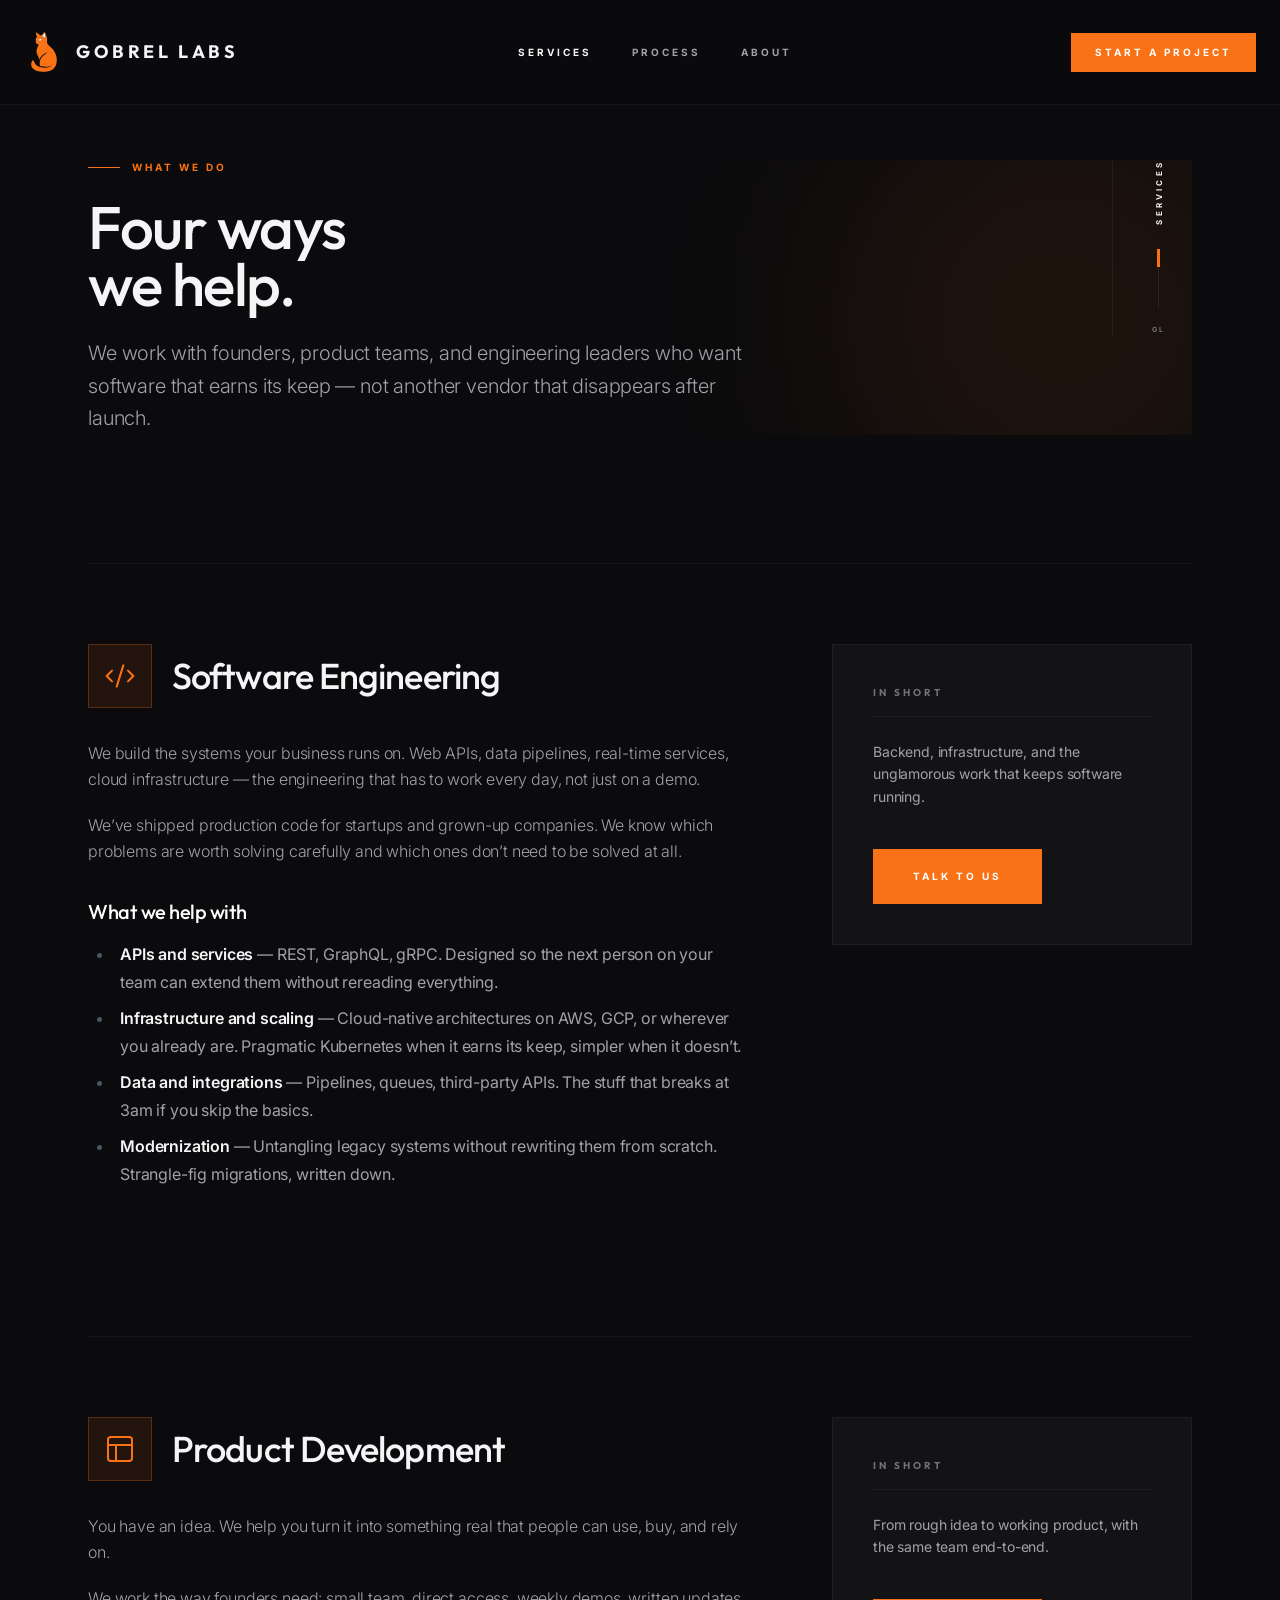
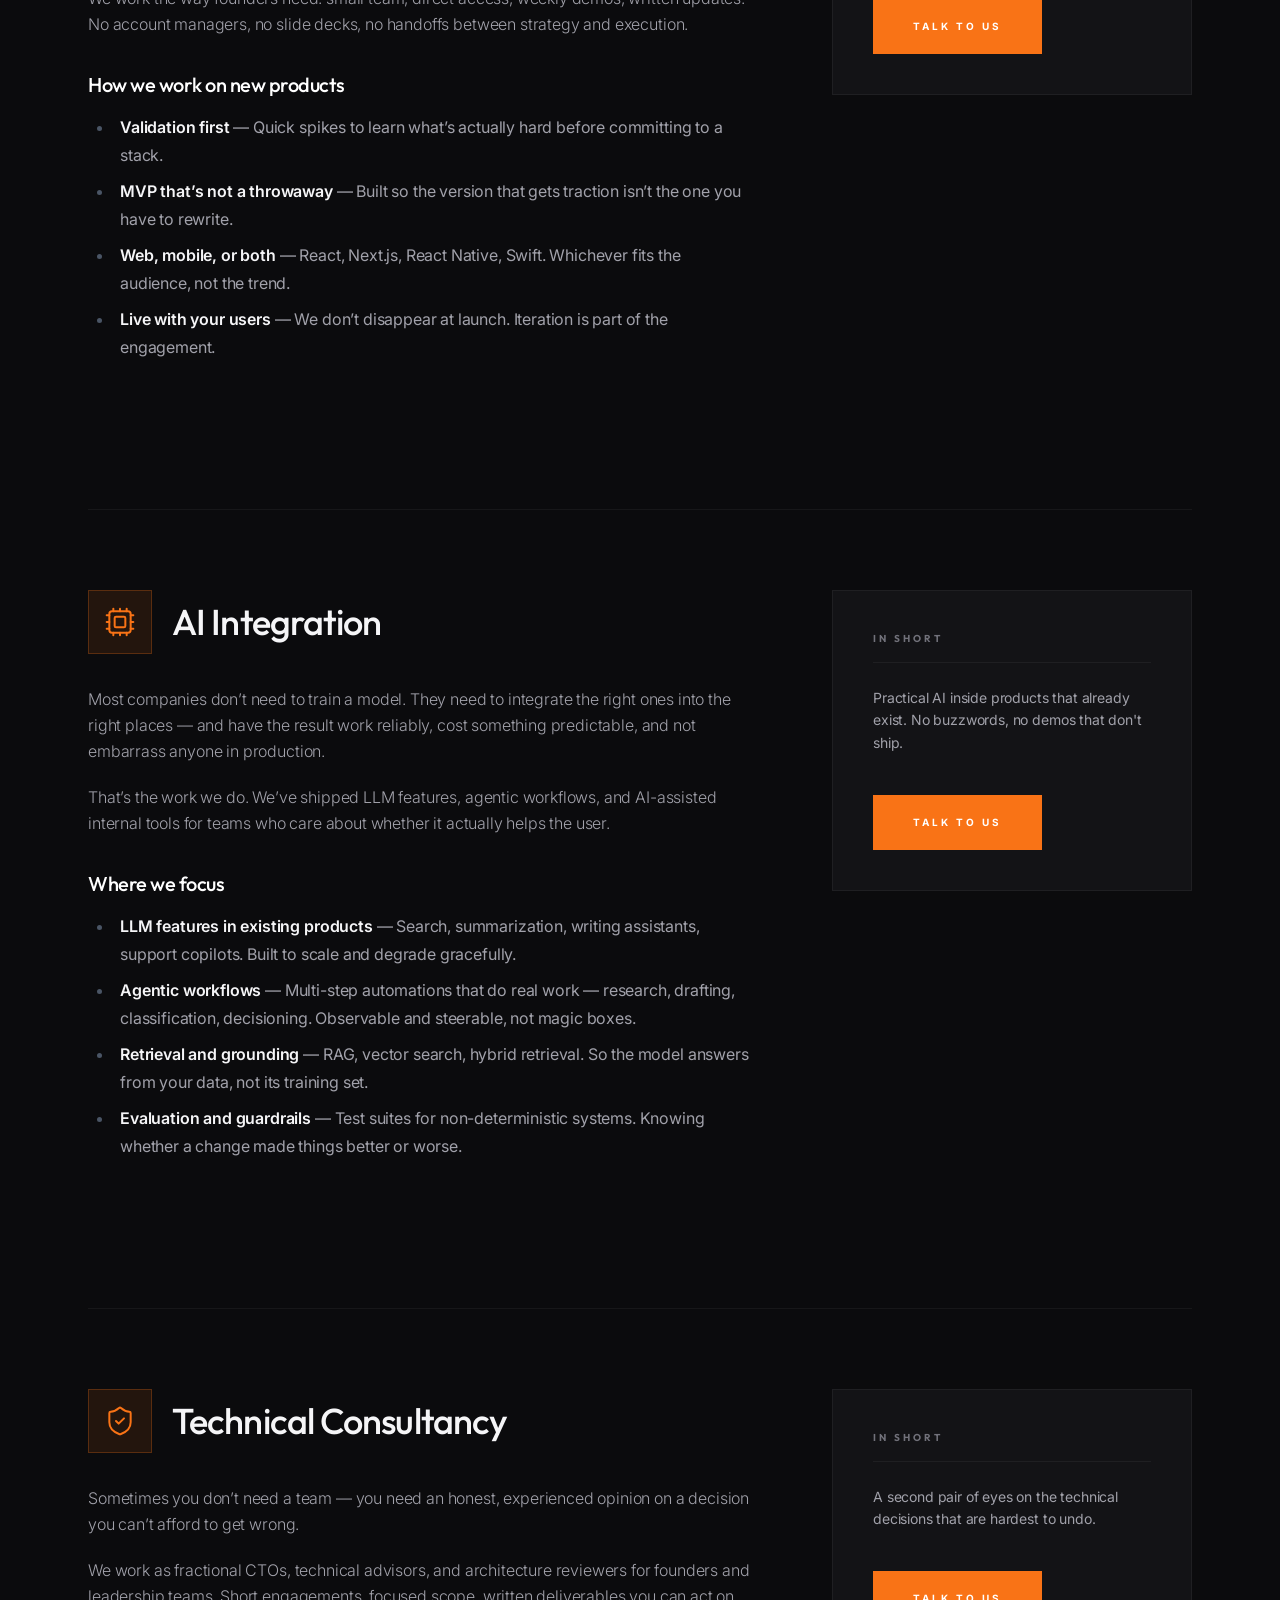
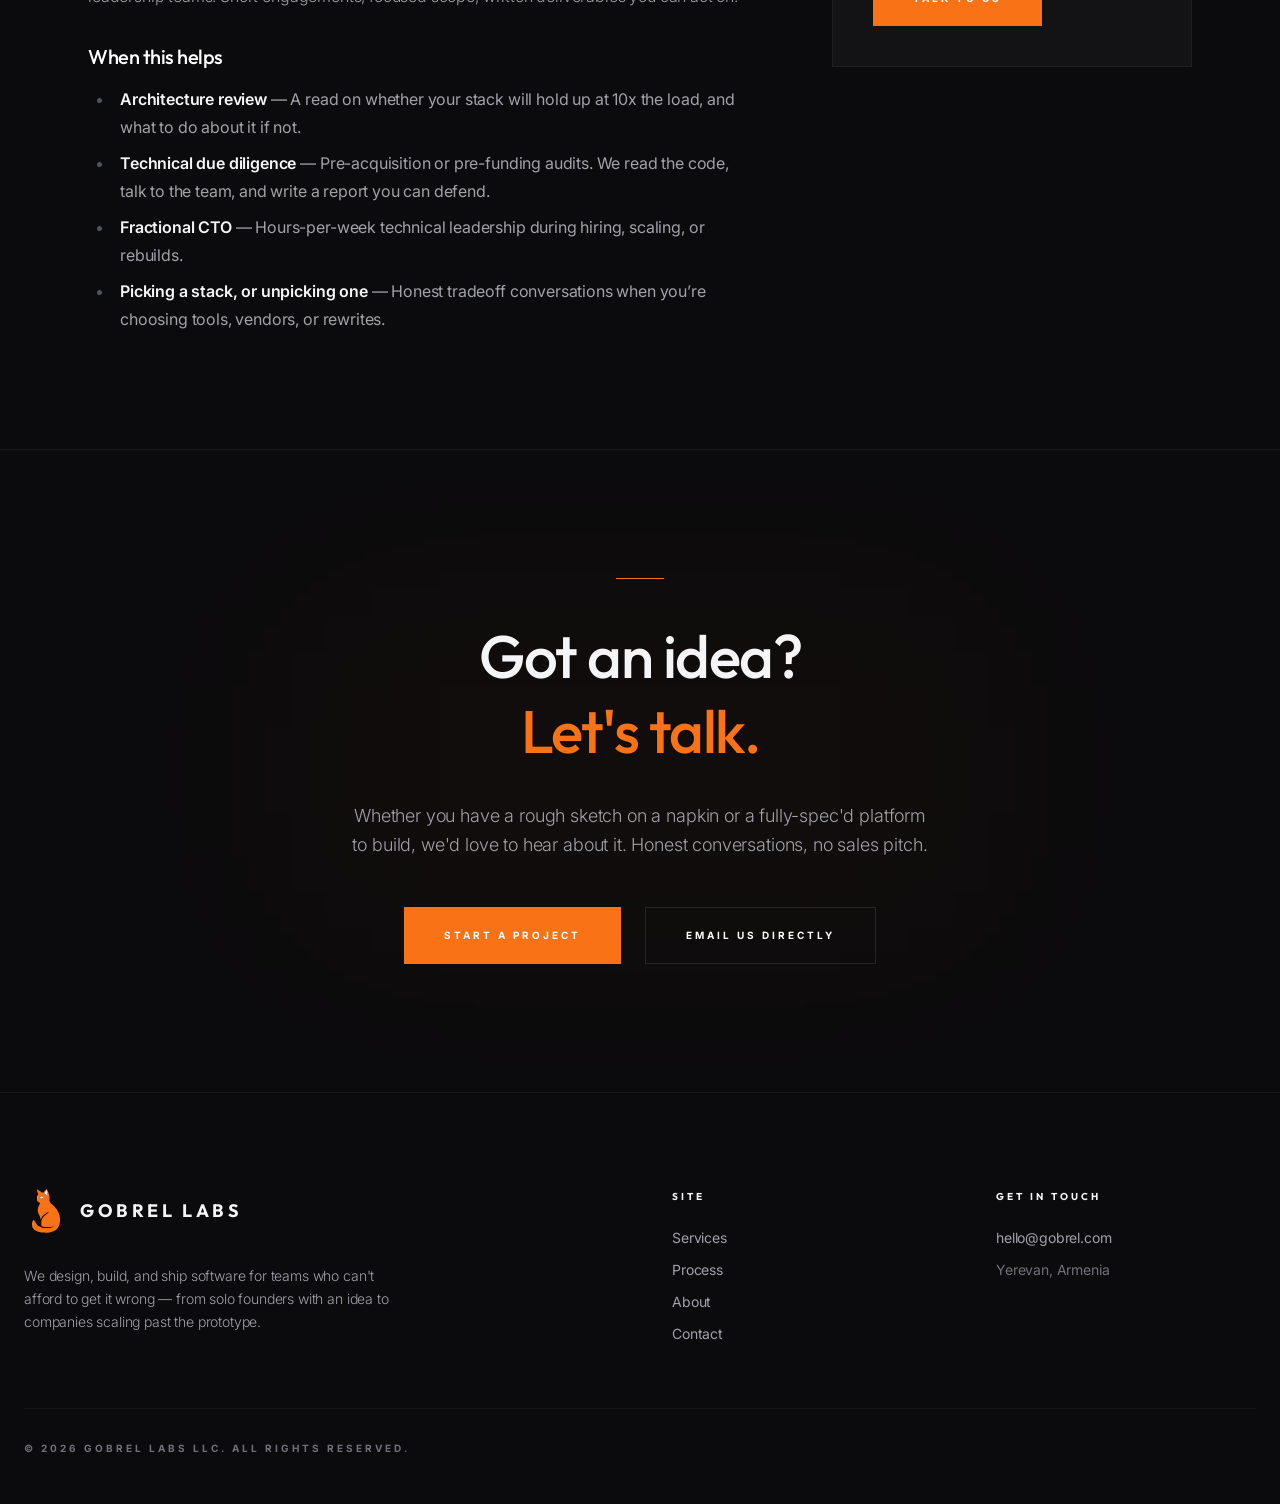
<file: services/index.html>
<!DOCTYPE html><html lang="en" class="scroll-smooth"> <head><meta charset="UTF-8"><meta name="viewport" content="width=device-width, initial-scale=1.0"><meta name="theme-color" content="#0b0b0d"><!-- Fonts --><link rel="preconnect" href="https://fonts.googleapis.com"><link rel="preconnect" href="https://fonts.gstatic.com" crossorigin><link href="https://fonts.googleapis.com/css2?family=Inter:wght@300;400;500;600;700&family=Outfit:wght@400;500;600;700&display=swap" rel="stylesheet"><!-- Primary meta --><title>Services — Gobrel Labs</title><meta name="description" content="Software engineering, AI integration, product development, and technology consultancy from Gobrel Labs."><link rel="canonical" href="https://gobrel.com/services"><!-- Open Graph --><meta property="og:type" content="website"><meta property="og:url" content="https://gobrel.com/services"><meta property="og:title" content="Services — Gobrel Labs"><meta property="og:description" content="Software engineering, AI integration, product development, and technology consultancy from Gobrel Labs."><meta property="og:site_name" content="Gobrel Labs"><!-- JSON-LD --><!-- Favicon --><link rel="icon" type="image/svg+xml" href="/favicon.svg"><link rel="stylesheet" href="/_astro/about.CgyVgIvz.css"></head> <body class="min-h-screen flex flex-col bg-surface text-foreground">  <a href="#main-content" class="skip-to-content">
Skip to content
</a> <nav class="fixed top-0 left-0 right-0 z-50 py-6 md:py-8 px-6 bg-surface/80 backdrop-blur-md border-b border-hairline" data-astro-cid-3ef6ksr2> <div class="max-w-7xl mx-auto flex items-center justify-between" data-astro-cid-3ef6ksr2> <a href="/" class="flex items-center gap-3 group" data-astro-cid-3ef6ksr2> <div class="relative flex items-center justify-center group-hover:rotate-6 transition-transform duration-500" style="width: 40px; height: 40px;"> <svg viewBox="570 660 620 960" xmlns="http://www.w3.org/2000/svg" class="w-full h-full opacity-100"> <path fill="var(--brand-primary)" opacity="1.000000" d=" M946.164673,1513.258545   C959.389282,1510.506714 972.725281,1508.191650 985.801453,1504.857300   C995.351196,1502.422241 1004.629456,1498.836426 1013.895935,1495.405029   C1020.960266,1492.788940 1027.944580,1489.875488 1034.723267,1486.595825   C1039.935547,1484.073975 1044.772339,1480.776123 1050.081299,1477.495117   C1050.591797,1477.156494 1050.797119,1477.146240 1051.002563,1477.135986   C1051.002563,1477.135986 1050.882080,1477.106689 1051.255371,1477.093628   C1053.695679,1475.897461 1055.762451,1474.714233 1057.829346,1473.531006   C1057.640625,1473.108154 1057.451904,1472.685181 1057.263184,1472.262329   C1052.304932,1473.798584 1047.346558,1475.334839 1042.388306,1476.871094   C1042.269165,1477.047485 1042.150024,1477.223999 1041.793701,1477.545898   C1041.556396,1477.691406 1041.743530,1477.622192 1041.743530,1477.622314   C1026.487915,1480.743408 1011.232300,1483.864380 995.223877,1486.861572   C992.812866,1486.848022 991.141418,1486.860229 989.498596,1487.083252   C963.553223,1490.605103 937.490784,1491.815674 911.326538,1491.179321   C909.562073,1491.136475 907.785767,1491.580688 906.014954,1491.798340   C899.650391,1491.504761 893.285828,1491.211426 886.209229,1490.587158   C874.118652,1489.106445 862.740051,1487.956543 851.361511,1486.806641   C842.024353,1485.435547 832.613647,1484.434326 823.369141,1482.596802   C812.562012,1480.448608 801.914795,1477.505615 791.167297,1475.042114   C786.790161,1474.038818 784.664734,1471.690674 783.890869,1467.093628   C782.546265,1459.106445 780.318604,1451.272217 778.699829,1443.325317   C777.599854,1437.925659 776.907166,1432.442993 776.402710,1426.263428   C777.551575,1405.577271 778.330078,1385.625000 779.108521,1365.672729   C779.108521,1365.672729 779.008728,1365.349609 779.271973,1364.884277   C781.368835,1356.892334 783.202454,1349.365601 785.036011,1341.838867   C789.834595,1329.866089 793.840393,1317.489502 799.672546,1306.043335   C804.694885,1296.186523 811.464539,1287.144287 818.059631,1278.181763   C828.679199,1263.750122 840.686096,1250.556641 854.465576,1238.968750   C864.134338,1230.837891 873.158875,1221.944336 882.751465,1213.718262   C890.749695,1206.859253 899.240845,1200.578003 907.348633,1193.842285   C912.155640,1189.848633 916.651978,1185.480225 921.270142,1181.260620   C924.527222,1178.284546 927.754028,1175.275391 931.271851,1171.762817   C932.006653,1170.828369 932.463867,1170.411987 932.921143,1169.995728   C933.099243,1169.682007 933.277283,1169.368408 933.995483,1168.846436   C935.026978,1168.056152 935.518250,1167.474243 936.009521,1166.892212   C936.009521,1166.892212 936.005249,1166.992798 936.282837,1166.997070   C936.699890,1166.629395 936.839355,1166.257568 936.978882,1165.885742   C936.978882,1165.885742 936.973938,1165.966919 937.282349,1166.062500   C942.565002,1160.903687 947.539307,1155.649536 952.513611,1150.395264   C952.126526,1149.907104 951.739441,1149.418945 951.352295,1148.930786   C943.806458,1152.892822 936.260559,1156.854980 928.714661,1160.817017   C928.714661,1160.817017 928.491455,1160.983032 927.987305,1160.972656   C926.312988,1161.679077 925.142822,1162.395874 923.972656,1163.112671   C923.972656,1163.112671 923.985779,1163.002197 923.667664,1162.985596   C918.601990,1165.640991 913.854431,1168.313232 909.106934,1170.985474   C908.343994,1171.552856 907.581055,1172.120239 906.184082,1172.771484   C904.441223,1173.541992 903.332458,1174.228638 902.223694,1174.915283   C892.797180,1180.809937 883.043762,1186.248901 874.027527,1192.715576   C862.933411,1200.672485 852.335205,1209.341064 841.751953,1217.982666   C834.987671,1223.505981 828.367371,1229.262939 822.157837,1235.396240   C808.193054,1249.189697 796.157288,1264.639648 786.399719,1281.620361   C779.819214,1293.072021 774.704529,1305.365967 768.598877,1317.822388   C767.119019,1319.956055 765.974487,1321.550537 764.829956,1323.145020   C764.363281,1323.100464 763.896606,1323.056030 763.429993,1323.011597   C762.662537,1319.074585 762.013000,1315.110229 761.103088,1311.206543   C759.209534,1303.083130 757.178101,1294.991699 755.203308,1286.887207   C751.807861,1276.626709 749.044128,1266.100708 744.870544,1256.167114   C738.438965,1240.859375 731.041260,1225.957520 724.030273,1210.175659   C723.705322,1209.127808 723.403564,1208.787842 723.101807,1208.447998   C723.101746,1208.447998 723.014648,1208.483887 722.973877,1208.113281   C722.579285,1207.499146 722.225464,1207.255493 721.871582,1207.011841   C721.871582,1207.011841 721.943970,1207.023926 722.130066,1206.724121   C721.501953,1205.287842 720.687744,1204.151367 719.873535,1203.014893   C719.873535,1203.014893 719.945007,1203.023071 720.128479,1202.720947   C719.498657,1201.284180 718.685364,1200.149658 717.872070,1199.015015   C717.872070,1199.015015 717.948608,1199.022827 718.116943,1198.700684   C716.827942,1195.580688 715.370605,1192.782715 713.913330,1189.984741   C713.913330,1189.984741 714.019653,1189.873901 713.837402,1189.957764   C713.516785,1189.762817 713.371216,1189.487671 713.218506,1189.216309   C710.044922,1178.930786 706.832764,1168.656738 703.736511,1158.347900   C703.233154,1156.672241 703.242981,1154.842163 703.102600,1152.210693   C700.438721,1132.845581 699.960510,1114.356323 703.119385,1095.849487   C703.390991,1094.258667 703.056091,1092.564453 703.002930,1090.918213   C706.120972,1078.691772 708.520386,1066.221680 712.559021,1054.307251   C716.602783,1042.377930 722.074097,1030.908569 727.294617,1019.407715   C735.878174,1000.498413 744.764404,981.726440 753.862244,962.167297   C750.422546,961.270386 748.052246,960.455994 745.613953,960.047791   C727.367859,956.993347 710.984131,949.459900 699.209351,935.350891   C688.661011,922.711365 679.092590,908.708313 680.062256,889.917725   C680.397949,889.123291 680.733521,889.104187 681.069031,889.085083   C681.069031,889.085083 680.968445,889.150757 681.208679,888.831116   C681.939941,885.117432 682.775391,881.731628 682.857361,878.327698   C683.103088,868.120117 683.054688,857.905457 683.121033,847.693542   C683.121033,847.693542 683.025208,847.426208 683.332153,847.100403   C684.162109,846.504517 684.685059,846.234497 685.503296,846.290527   C688.504883,850.981934 690.994812,855.505249 694.013184,859.643005   C695.428101,861.582764 698.074158,863.499207 700.173401,860.300415   C705.073608,852.833435 706.588074,844.639587 703.936890,836.007385   C701.098267,826.765137 693.323059,823.395508 685.029236,820.794434   C689.238586,804.839783 697.285950,791.059021 708.455566,778.982910   C709.295288,778.075073 709.659058,776.020203 709.276306,774.802734   C706.668457,766.507141 703.801086,758.293091 701.108704,749.251160   C699.091553,741.968628 696.983215,735.487671 694.874878,729.006714   C694.874817,729.006714 694.919983,728.864197 694.727722,729.076721   C694.452454,728.927856 694.369446,728.566406 694.286438,728.205017   C690.922241,716.018799 687.549194,703.835083 684.214600,691.640747   C684.001892,690.862976 684.087402,690.003662 684.156738,688.338379   C683.195129,681.470581 681.928162,675.469543 681.170898,669.404785   C681.006409,668.087769 682.670288,666.542419 683.492065,665.102234   C694.257935,672.073608 705.078064,678.962830 715.775269,686.037842   C728.118713,694.201660 740.497498,702.325562 752.590027,710.851074   C762.064636,717.531128 771.139771,724.779175 780.354126,731.824951   C781.438843,732.654480 782.280273,733.802063 783.771606,735.247864   C785.089294,735.903320 785.875671,736.314941 786.649536,736.292786   C799.369507,735.928894 812.089050,735.542297 824.804443,735.048401   C825.923523,735.004944 827.012207,734.178833 828.115051,733.716248   C835.060303,724.345947 841.912354,714.904602 848.985291,705.631653   C853.335876,699.927856 857.914307,694.387329 862.589233,688.944275   C867.931091,682.724609 873.380554,676.587769 879.006592,670.625732   C881.931641,667.526062 885.262756,664.789978 888.551514,662.059448   C891.029175,660.002441 893.643188,660.455383 895.368347,663.009399   C900.436646,670.512329 906.022827,677.791809 910.062195,685.833862   C916.149902,697.953918 921.447815,710.508484 926.422302,723.137939   C930.453918,733.373474 933.591797,743.966431 936.985413,754.446472   C940.581970,765.553162 944.403625,776.609436 947.405090,787.880005   C950.392578,799.097900 952.483704,810.554565 954.870300,822.688354   C954.825684,840.717224 954.878662,857.964355 954.931641,875.211426   C954.947632,875.405762 954.963623,875.600098 954.810303,876.425049   C952.771179,890.511841 951.779785,903.964905 954.779785,917.404236   C957.609802,925.141846 959.769043,933.211426 963.401428,940.551941   C972.600403,959.141418 986.065308,974.277893 1002.384338,987.103821   C1009.606689,992.780090 1015.851074,999.690613 1022.653259,1005.916443   C1025.315186,1008.352722 1028.289429,1010.447815 1031.534668,1013.235962   C1033.331909,1014.848389 1034.715820,1015.923096 1036.099854,1016.997803   C1036.099854,1016.997803 1035.997803,1016.999268 1036.033447,1017.250488   C1036.414062,1017.668579 1036.759033,1017.835510 1037.103882,1018.002441   C1037.103882,1018.002441 1036.999634,1018.001831 1037.027466,1018.256592   C1037.405151,1018.674011 1037.754883,1018.836609 1038.104736,1018.999207   C1038.104736,1018.999207 1037.999756,1018.999756 1038.028198,1019.252808   C1038.405273,1019.671265 1038.754028,1019.836731 1039.102661,1020.002197   C1039.102661,1020.002197 1038.997681,1020.002014 1039.030884,1020.250549   C1039.407837,1020.667969 1039.751709,1020.836792 1040.095459,1021.005676   C1040.095459,1021.005676 1039.983398,1021.012695 1040.074463,1021.222046   C1040.473877,1021.628418 1040.782349,1021.825500 1041.090942,1022.022583   C1041.090942,1022.022522 1040.971802,1022.028809 1041.094971,1022.209229   C1041.507202,1022.603943 1041.796021,1022.818237 1042.084961,1023.032471   C1042.084961,1023.032471 1041.968994,1023.033875 1042.141113,1023.263184   C1049.167114,1030.258789 1056.020874,1037.025269 1062.874634,1043.791626   C1062.874634,1043.791626 1063.141235,1043.814819 1063.291748,1044.176758   C1063.985107,1045.046021 1064.528076,1045.553223 1065.071045,1046.060425   C1065.071045,1046.060425 1064.943848,1046.074463 1065.183960,1046.128174   C1065.631592,1046.477783 1065.839111,1046.773682 1066.046631,1047.069702   C1066.046631,1047.069702 1065.930908,1047.068970 1066.171875,1047.137207   C1066.626953,1047.495361 1066.840820,1047.785400 1067.054810,1048.075317   C1067.054810,1048.075317 1066.932739,1048.044556 1067.094238,1048.207031   C1067.531128,1048.592896 1067.806763,1048.816406 1068.082275,1049.039795   C1068.082275,1049.039795 1067.961426,1049.038086 1068.103394,1049.208740   C1068.527954,1049.599731 1068.810425,1049.819824 1069.093018,1050.039917   C1069.093018,1050.039917 1068.976318,1050.024658 1069.031250,1050.228027   C1069.317017,1050.694092 1069.547974,1050.956787 1069.778931,1051.219482   C1075.536621,1057.687744 1081.488770,1063.995239 1087.004883,1070.663330   C1094.624390,1079.874634 1102.525635,1088.944824 1109.205933,1098.819824   C1119.632080,1114.231934 1129.588501,1130.007568 1138.876099,1146.129150   C1145.479980,1157.592529 1151.359253,1169.595581 1156.298218,1181.866577   C1163.106812,1198.783081 1169.475220,1215.958862 1174.607788,1233.441650   C1178.526733,1246.790527 1180.234985,1260.788330 1182.861572,1275.262573   C1182.870483,1277.680908 1182.796631,1279.356323 1183.040527,1280.984131   C1186.658081,1305.121948 1187.510864,1329.373779 1186.147827,1353.722900   C1185.748535,1360.854248 1185.373779,1367.986816 1184.987793,1375.118896   C1182.222290,1390.951172 1179.980103,1406.897705 1176.555054,1422.586060   C1172.512085,1441.104736 1165.664185,1458.739136 1157.031494,1475.644897   C1147.778564,1493.765137 1136.777344,1510.547241 1123.031982,1525.775391   C1109.307129,1540.980835 1093.960083,1554.140625 1076.650635,1564.577026   C1061.208496,1573.887573 1044.780884,1581.850342 1028.094727,1588.724854   C1013.255554,1594.838379 997.518311,1598.823853 982.067505,1603.375366   C976.188110,1605.107300 970.002197,1605.798462 963.212952,1606.857178   C960.655029,1606.974243 958.827698,1607.125122 957.026978,1607.432251   C908.769409,1615.664917 860.328918,1616.857544 811.699524,1611.326538   C806.112427,1610.691040 800.484070,1610.419189 794.874817,1609.978882   C783.106567,1608.251587 771.124023,1607.403931 759.617371,1604.602295   C739.480408,1599.698975 719.271973,1594.626587 699.758179,1587.741211   C673.760620,1578.567871 649.186157,1566.407471 627.232239,1549.052368   C608.515808,1534.256592 593.446045,1517.039917 583.691895,1495.252808   C582.768555,1493.190308 581.923462,1491.092896 581.114868,1488.225830   C580.750610,1485.836548 580.365051,1484.216797 579.868713,1482.631836   C572.265137,1458.353027 570.340393,1433.672974 574.791138,1408.584229   C576.036621,1401.563477 577.671143,1394.611816 579.127075,1387.628418   C579.127075,1387.628418 579.036377,1387.174927 579.044434,1386.881470   C579.052490,1386.588013 579.093628,1386.300659 579.093628,1386.300659   C579.282288,1386.167114 579.470886,1386.033569 579.940613,1385.728394   C580.221680,1385.556641 580.219482,1385.587158 580.219482,1385.587158   C583.397034,1372.295288 588.935181,1360.049316 596.702454,1348.828247   C599.372620,1344.970703 602.058411,1341.052856 605.290710,1337.695557   C606.387634,1336.556274 609.185974,1337.054932 611.436279,1337.062744   C611.627014,1337.128784 611.596008,1336.942505 611.572815,1336.761475   C611.985840,1337.002930 612.398865,1337.244507 613.212646,1338.050171   C613.613342,1338.614380 613.596680,1338.515015 613.596680,1338.515015   C613.793884,1338.625977 613.991150,1338.736816 614.644775,1339.239624   C615.429688,1339.759277 615.758240,1339.887207 616.086792,1340.015015   C616.086792,1340.015015 615.971619,1340.028320 616.103271,1340.201782   C616.516113,1340.595825 616.797424,1340.816406 617.078674,1341.036987   C617.078674,1341.036987 616.965393,1341.033081 617.125671,1341.272095   C622.119629,1346.558594 626.953369,1351.606201 631.787048,1356.653687   C632.526611,1357.327148 633.266113,1358.000732 634.476929,1358.984863   C634.841064,1359.684082 634.733948,1360.072510 634.626831,1360.461060   C637.342102,1363.371704 640.555908,1365.963257 642.667419,1369.260498   C646.891541,1375.856934 650.769653,1382.708862 654.321106,1389.694092   C659.543518,1399.965942 663.653442,1410.867432 669.557556,1420.708618   C674.521484,1428.982788 681.041870,1436.415771 687.466309,1443.697998   C695.824768,1453.172485 705.553528,1461.221436 716.476624,1467.631470   C723.898621,1471.986938 731.932739,1475.349976 739.136169,1480.016602   C753.779236,1489.503052 770.247131,1494.654785 786.594482,1499.484131   C803.780823,1504.561523 821.672546,1507.250732 839.254089,1510.992310   C840.836304,1511.329102 842.404602,1511.731201 844.660278,1511.900635   C846.747986,1512.076538 848.132996,1512.624756 849.564697,1512.808472   C881.744202,1516.939575 913.944580,1517.442993 946.164673,1513.258545  M847.332031,737.782593   C843.379761,743.044678 839.427490,748.306824 835.037170,754.152161   C864.401367,767.621155 889.928650,784.384460 906.610046,812.635742   C908.475159,808.837219 910.108398,805.111389 910.874146,801.215027   C914.395752,783.297363 915.139526,765.261047 913.082764,747.069092   C910.827026,727.116333 906.748596,707.686523 897.668518,689.615173   C893.471924,681.263062 893.200439,680.936646 886.856750,688.635498   C873.639893,704.675720 860.789124,721.017639 847.332031,737.782593  M815.830994,857.305298   C820.674011,852.296204 825.593750,847.357971 830.320007,842.240967   C832.066345,840.350159 832.164795,838.199768 829.243774,837.145264   C820.352966,833.935120 811.639587,829.876709 802.481384,827.829895   C773.938599,821.450317 753.963806,835.339600 746.734314,864.208008   C746.474121,865.246948 746.701172,866.407959 746.701172,867.470398   C747.266479,867.586304 747.606628,867.756409 747.894714,867.692322   C748.366150,867.587463 748.968567,867.457520 749.230774,867.118042   C753.330200,861.807800 758.354675,863.461609 763.248413,865.382141   C782.072083,872.768982 799.383179,870.221802 815.830994,857.305298  z"></path> <path fill="currentColor" opacity="1.000000" stroke="none" d=" M847.559937,737.509094   C860.789124,721.017639 873.639893,704.675720 886.856750,688.635498   C893.200439,680.936646 893.471924,681.263062 897.668518,689.615173   C906.748596,707.686523 910.827026,727.116333 913.082764,747.069092   C915.139526,765.261047 914.395752,783.297363 910.874146,801.215027   C910.108398,805.111389 908.475159,808.837219 906.610046,812.635742   C889.928650,784.384460 864.401367,767.621155 835.037170,754.152161   C839.427490,748.306824 843.379761,743.044678 847.559937,737.509094  z"></path> <path fill="currentColor" opacity="1.000000" stroke="none" d=" M685.068970,820.806458   C693.323059,823.395508 701.098267,826.765137 703.936890,836.007385   C706.588074,844.639587 705.073608,852.833435 700.173401,860.300415   C698.074158,863.499207 695.428101,861.582764 694.013184,859.643005   C690.994812,855.505249 688.504883,850.981934 685.575317,845.977234   C685.263794,837.141479 679.945557,828.987488 685.153198,820.748291   C685.153198,820.748291 685.108704,820.818481 685.068970,820.806458  z"></path> <path fill="currentColor" opacity="1.000000" stroke="none" d=" M815.545898,857.522339   C799.383179,870.221802 782.072083,872.768982 763.248413,865.382141   C758.354675,863.461609 753.330200,861.807800 749.230774,867.118042   C748.968567,867.457520 748.366150,867.587463 747.894714,867.692322   C747.606628,867.756409 747.266479,867.586304 746.701172,867.470398   C746.701172,866.407959 746.474121,865.246948 746.734314,864.208008   C753.963806,835.339600 773.938599,821.450317 802.481384,827.829895   C811.639587,829.876709 820.352966,833.935120 829.243774,837.145264   C832.164795,838.199768 832.066345,840.350159 830.320007,842.240967   C825.593750,847.357971 820.674011,852.296204 815.545898,857.522339  z"></path> </svg> </div> <span class="text-base md:text-lg font-bold tracking-[0.2em] text-foreground uppercase font-display" data-astro-cid-3ef6ksr2>
Gobrel Labs
</span> </a> <div class="hidden lg:flex items-center gap-10" data-astro-cid-3ef6ksr2> <a href="/services" aria-current="page" class="text-[10px] font-bold uppercase tracking-[0.3em] transition-colors text-foreground" data-astro-cid-3ef6ksr2> Services </a><a href="/process" class="text-[10px] font-bold uppercase tracking-[0.3em] transition-colors text-foreground-muted hover:text-foreground" data-astro-cid-3ef6ksr2> Process </a><a href="/about" class="text-[10px] font-bold uppercase tracking-[0.3em] transition-colors text-foreground-muted hover:text-foreground" data-astro-cid-3ef6ksr2> About </a> </div> <div class="flex items-center gap-4" data-astro-cid-3ef6ksr2> <a href="/contact" class="hidden sm:inline-block text-[10px] font-bold uppercase tracking-[0.3em] px-6 py-3 bg-brand text-white hover:bg-brand-dark transition-colors" data-astro-cid-3ef6ksr2>
Start a project
</a> <button type="button" data-menu-toggle aria-label="Open menu" aria-expanded="false" aria-controls="mobile-menu" class="lg:hidden text-foreground inline-flex items-center justify-center w-10 h-10 -mr-2" data-astro-cid-3ef6ksr2> <span data-menu-icon-open data-astro-cid-3ef6ksr2><svg xmlns="http://www.w3.org/2000/svg" stroke-width="1.5" width="24" height="24" stroke="currentColor" stroke-linecap="round" stroke-linejoin="round" fill="none" viewBox="0 0 24 24" class="lucide lucide-menu">  <path d="M4 5h16"></path> <path d="M4 12h16"></path> <path d="M4 19h16"></path>  </svg></span> <span data-menu-icon-close class="hidden" data-astro-cid-3ef6ksr2><svg xmlns="http://www.w3.org/2000/svg" stroke-width="1.5" width="24" height="24" stroke="currentColor" stroke-linecap="round" stroke-linejoin="round" fill="none" viewBox="0 0 24 24" class="lucide lucide-x">  <path d="M18 6 6 18"></path> <path d="m6 6 12 12"></path>  </svg></span> </button> </div> </div> <div id="mobile-menu" class="lg:hidden absolute top-full left-0 right-0 bg-surface/95 backdrop-blur-md border-b border-hairline px-6 pt-4 pb-6 opacity-0 -translate-y-2 pointer-events-none transition-all duration-200" data-astro-cid-3ef6ksr2> <div class="flex flex-col gap-1" data-astro-cid-3ef6ksr2> <a href="/services" aria-current="page" class="text-sm py-3 transition-colors text-brand font-semibold" data-astro-cid-3ef6ksr2> Services </a><a href="/process" class="text-sm py-3 transition-colors text-foreground font-medium hover:text-brand" data-astro-cid-3ef6ksr2> Process </a><a href="/about" class="text-sm py-3 transition-colors text-foreground font-medium hover:text-brand" data-astro-cid-3ef6ksr2> About </a> <a href="/contact" class="mt-4 inline-block text-[10px] font-bold uppercase tracking-[0.3em] px-6 py-3 bg-brand text-white text-center" data-astro-cid-3ef6ksr2>
Start a project
</a> </div> </div> </nav>  <script type="module">const t=document.querySelector("[data-menu-toggle]"),c=document.getElementById("mobile-menu"),n=document.querySelector("[data-menu-icon-open]"),o=document.querySelector("[data-menu-icon-close]");t?.addEventListener("click",()=>{const e=c?.classList.toggle("open")??!1;t.setAttribute("aria-expanded",String(e)),t.setAttribute("aria-label",e?"Close menu":"Open menu"),n&&n.classList.toggle("hidden",e),o&&o.classList.toggle("hidden",!e)});</script> <main id="main-content" tabindex="-1" class="flex-grow flex flex-col">  <div class="pt-40 bg-surface min-h-screen"> <div class="max-w-6xl mx-auto px-6 pb-24"> <div class="relative"> <div data-play-state aria-hidden="true" class="hidden sm:block absolute inset-0 z-0 overflow-hidden pointer-events-none"><div class="ambient-orb-slow absolute top-[-30%] right-[-10%] w-[480px] h-[480px] bg-brand-glow blur-[100px] rounded-full"></div></div> <div class="relative z-10 grid gap-10 lg:grid-cols-[1fr_80px] items-start"> <header class="flex flex-col gap-6"> <div class="flex items-center gap-3"> <div class="w-8 h-px bg-brand"></div> <span class="text-[10px] uppercase font-bold tracking-[0.3em] text-brand"> What we do </span> </div> <h1 class="text-4xl md:text-6xl font-medium tracking-tight text-foreground leading-[0.95]"> Four ways<br />we help. </h1> <p class="text-lg md:text-xl text-foreground-muted leading-relaxed font-light max-w-2xl"> We work with founders, product teams, and engineering leaders who want software that earns its keep — not another vendor that disappears after launch. </p> </header> <aside aria-hidden="true" class="hidden lg:flex flex-col items-center gap-4 pl-3 border-l border-hairline min-h-[160px]"> <span class="text-[8px] font-bold uppercase tracking-[0.4em] text-foreground" style="writing-mode: vertical-rl; transform: rotate(180deg);"> Services </span> <div class="relative w-px h-[60px] bg-white/8 mt-2"> <span class="absolute top-0 -left-px w-[3px] h-[18px] bg-brand rail-indicator-anim"></span> </div> <span class="mt-auto text-[7px] font-bold uppercase tracking-[0.3em] text-foreground-faint"> GL </span> </aside> </div> </div> <div class="mt-32 space-y-32"> <section class="reveal grid lg:grid-cols-[1fr_360px] gap-12 lg:gap-20 items-start border-t border-hairline pt-20">  <div> <div class="flex items-center gap-5 mb-8"> <div class="w-16 h-16 flex items-center justify-center bg-brand-tint-10 border border-brand-tint-25"> <svg xmlns="http://www.w3.org/2000/svg" stroke-width="1.5" width="32" height="32" stroke="currentColor" stroke-linecap="round" stroke-linejoin="round" fill="none" viewBox="0 0 24 24" class="lucide lucide-code-xml text-brand">  <path d="m18 16 4-4-4-4"></path> <path d="m6 8-4 4 4 4"></path> <path d="m14.5 4-5 16"></path>  </svg> </div> <h2 class="text-3xl md:text-4xl font-medium font-display text-foreground tracking-tight"> Software Engineering </h2> </div> <div class="markdown-body"> <p>We build the systems your business runs on. Web APIs, data pipelines, real-time services, cloud infrastructure — the engineering that has to work every day, not just on a demo.</p>
<p>We’ve shipped production code for startups and grown-up companies. We know which problems are worth solving carefully and which ones don’t need to be solved at all.</p>
<h3 id="what-we-help-with">What we help with</h3>
<ul>
<li><strong>APIs and services</strong> — REST, GraphQL, gRPC. Designed so the next person on your team can extend them without rereading everything.</li>
<li><strong>Infrastructure and scaling</strong> — Cloud-native architectures on AWS, GCP, or wherever you already are. Pragmatic Kubernetes when it earns its keep, simpler when it doesn’t.</li>
<li><strong>Data and integrations</strong> — Pipelines, queues, third-party APIs. The stuff that breaks at 3am if you skip the basics.</li>
<li><strong>Modernization</strong> — Untangling legacy systems without rewriting them from scratch. Strangle-fig migrations, written down.</li>
</ul> </div> </div> <aside class="bg-surface-alt p-10 border border-hairline"> <h3 class="text-[10px] font-bold uppercase tracking-[0.3em] text-foreground-faint mb-6 border-b border-hairline pb-4">
In short
</h3> <p class="text-sm text-foreground-muted leading-relaxed mb-10"> Backend, infrastructure, and the unglamorous work that keeps software running. </p> <a href="mailto:hello@gobrel.com?subject=Enquiry: Software Engineering" class="group relative inline-flex items-center justify-center px-10 py-5 overflow-hidden text-[10px] font-bold uppercase tracking-[0.3em] transition-all duration-500 focus-visible:outline-none focus-visible:ring-2 focus-visible:ring-brand focus-visible:ring-offset-2 focus-visible:ring-offset-surface bg-brand text-white hover:bg-brand-dark"><span class="relative z-10">
Talk to us
</span><span aria-hidden="true" class="absolute inset-0 bg-white translate-y-full group-hover:translate-y-0 transition-transform duration-500"></span><span aria-hidden="true" class="absolute inset-0 z-20 flex items-center justify-center text-surface opacity-0 group-hover:opacity-100 transition-opacity duration-500">
Talk to us
</span></a> </aside>  </section><section class="reveal grid lg:grid-cols-[1fr_360px] gap-12 lg:gap-20 items-start border-t border-hairline pt-20">  <div> <div class="flex items-center gap-5 mb-8"> <div class="w-16 h-16 flex items-center justify-center bg-brand-tint-10 border border-brand-tint-25"> <svg xmlns="http://www.w3.org/2000/svg" stroke-width="1.5" width="32" height="32" stroke="currentColor" stroke-linecap="round" stroke-linejoin="round" fill="none" viewBox="0 0 24 24" class="lucide lucide-panels-top-left text-brand">  <rect width="18" height="18" x="3" y="3" rx="2"></rect> <path d="M3 9h18"></path> <path d="M9 21V9"></path>  </svg> </div> <h2 class="text-3xl md:text-4xl font-medium font-display text-foreground tracking-tight"> Product Development </h2> </div> <div class="markdown-body"> <p>You have an idea. We help you turn it into something real that people can use, buy, and rely on.</p>
<p>We work the way founders need: small team, direct access, weekly demos, written updates. No account managers, no slide decks, no handoffs between strategy and execution.</p>
<h3 id="how-we-work-on-new-products">How we work on new products</h3>
<ul>
<li><strong>Validation first</strong> — Quick spikes to learn what’s actually hard before committing to a stack.</li>
<li><strong>MVP that’s not a throwaway</strong> — Built so the version that gets traction isn’t the one you have to rewrite.</li>
<li><strong>Web, mobile, or both</strong> — React, Next.js, React Native, Swift. Whichever fits the audience, not the trend.</li>
<li><strong>Live with your users</strong> — We don’t disappear at launch. Iteration is part of the engagement.</li>
</ul> </div> </div> <aside class="bg-surface-alt p-10 border border-hairline"> <h3 class="text-[10px] font-bold uppercase tracking-[0.3em] text-foreground-faint mb-6 border-b border-hairline pb-4">
In short
</h3> <p class="text-sm text-foreground-muted leading-relaxed mb-10"> From rough idea to working product, with the same team end-to-end. </p> <a href="mailto:hello@gobrel.com?subject=Enquiry: Product Development" class="group relative inline-flex items-center justify-center px-10 py-5 overflow-hidden text-[10px] font-bold uppercase tracking-[0.3em] transition-all duration-500 focus-visible:outline-none focus-visible:ring-2 focus-visible:ring-brand focus-visible:ring-offset-2 focus-visible:ring-offset-surface bg-brand text-white hover:bg-brand-dark"><span class="relative z-10">
Talk to us
</span><span aria-hidden="true" class="absolute inset-0 bg-white translate-y-full group-hover:translate-y-0 transition-transform duration-500"></span><span aria-hidden="true" class="absolute inset-0 z-20 flex items-center justify-center text-surface opacity-0 group-hover:opacity-100 transition-opacity duration-500">
Talk to us
</span></a> </aside>  </section><section class="reveal grid lg:grid-cols-[1fr_360px] gap-12 lg:gap-20 items-start border-t border-hairline pt-20">  <div> <div class="flex items-center gap-5 mb-8"> <div class="w-16 h-16 flex items-center justify-center bg-brand-tint-10 border border-brand-tint-25"> <svg xmlns="http://www.w3.org/2000/svg" stroke-width="1.5" width="32" height="32" stroke="currentColor" stroke-linecap="round" stroke-linejoin="round" fill="none" viewBox="0 0 24 24" class="lucide lucide-cpu text-brand">  <path d="M12 20v2"></path> <path d="M12 2v2"></path> <path d="M17 20v2"></path> <path d="M17 2v2"></path> <path d="M2 12h2"></path> <path d="M2 17h2"></path> <path d="M2 7h2"></path> <path d="M20 12h2"></path> <path d="M20 17h2"></path> <path d="M20 7h2"></path> <path d="M7 20v2"></path> <path d="M7 2v2"></path> <rect x="4" y="4" width="16" height="16" rx="2"></rect> <rect x="8" y="8" width="8" height="8" rx="1"></rect>  </svg> </div> <h2 class="text-3xl md:text-4xl font-medium font-display text-foreground tracking-tight"> AI Integration </h2> </div> <div class="markdown-body"> <p>Most companies don’t need to train a model. They need to integrate the right ones into the right places — and have the result work reliably, cost something predictable, and not embarrass anyone in production.</p>
<p>That’s the work we do. We’ve shipped LLM features, agentic workflows, and AI-assisted internal tools for teams who care about whether it actually helps the user.</p>
<h3 id="where-we-focus">Where we focus</h3>
<ul>
<li><strong>LLM features in existing products</strong> — Search, summarization, writing assistants, support copilots. Built to scale and degrade gracefully.</li>
<li><strong>Agentic workflows</strong> — Multi-step automations that do real work — research, drafting, classification, decisioning. Observable and steerable, not magic boxes.</li>
<li><strong>Retrieval and grounding</strong> — RAG, vector search, hybrid retrieval. So the model answers from your data, not its training set.</li>
<li><strong>Evaluation and guardrails</strong> — Test suites for non-deterministic systems. Knowing whether a change made things better or worse.</li>
</ul> </div> </div> <aside class="bg-surface-alt p-10 border border-hairline"> <h3 class="text-[10px] font-bold uppercase tracking-[0.3em] text-foreground-faint mb-6 border-b border-hairline pb-4">
In short
</h3> <p class="text-sm text-foreground-muted leading-relaxed mb-10"> Practical AI inside products that already exist. No buzzwords, no demos that don&#39;t ship. </p> <a href="mailto:hello@gobrel.com?subject=Enquiry: AI Integration" class="group relative inline-flex items-center justify-center px-10 py-5 overflow-hidden text-[10px] font-bold uppercase tracking-[0.3em] transition-all duration-500 focus-visible:outline-none focus-visible:ring-2 focus-visible:ring-brand focus-visible:ring-offset-2 focus-visible:ring-offset-surface bg-brand text-white hover:bg-brand-dark"><span class="relative z-10">
Talk to us
</span><span aria-hidden="true" class="absolute inset-0 bg-white translate-y-full group-hover:translate-y-0 transition-transform duration-500"></span><span aria-hidden="true" class="absolute inset-0 z-20 flex items-center justify-center text-surface opacity-0 group-hover:opacity-100 transition-opacity duration-500">
Talk to us
</span></a> </aside>  </section><section class="reveal grid lg:grid-cols-[1fr_360px] gap-12 lg:gap-20 items-start border-t border-hairline pt-20">  <div> <div class="flex items-center gap-5 mb-8"> <div class="w-16 h-16 flex items-center justify-center bg-brand-tint-10 border border-brand-tint-25"> <svg xmlns="http://www.w3.org/2000/svg" stroke-width="1.5" width="32" height="32" stroke="currentColor" stroke-linecap="round" stroke-linejoin="round" fill="none" viewBox="0 0 24 24" class="lucide lucide-shield-check text-brand">  <path d="M20 13c0 5-3.5 7.5-7.66 8.95a1 1 0 0 1-.67-.01C7.5 20.5 4 18 4 13V6a1 1 0 0 1 1-1c2 0 4.5-1.2 6.24-2.72a1.17 1.17 0 0 1 1.52 0C14.51 3.81 17 5 19 5a1 1 0 0 1 1 1z"></path> <path d="m9 12 2 2 4-4"></path>  </svg> </div> <h2 class="text-3xl md:text-4xl font-medium font-display text-foreground tracking-tight"> Technical Consultancy </h2> </div> <div class="markdown-body"> <p>Sometimes you don’t need a team — you need an honest, experienced opinion on a decision you can’t afford to get wrong.</p>
<p>We work as fractional CTOs, technical advisors, and architecture reviewers for founders and leadership teams. Short engagements, focused scope, written deliverables you can act on.</p>
<h3 id="when-this-helps">When this helps</h3>
<ul>
<li><strong>Architecture review</strong> — A read on whether your stack will hold up at 10x the load, and what to do about it if not.</li>
<li><strong>Technical due diligence</strong> — Pre-acquisition or pre-funding audits. We read the code, talk to the team, and write a report you can defend.</li>
<li><strong>Fractional CTO</strong> — Hours-per-week technical leadership during hiring, scaling, or rebuilds.</li>
<li><strong>Picking a stack, or unpicking one</strong> — Honest tradeoff conversations when you’re choosing tools, vendors, or rewrites.</li>
</ul> </div> </div> <aside class="bg-surface-alt p-10 border border-hairline"> <h3 class="text-[10px] font-bold uppercase tracking-[0.3em] text-foreground-faint mb-6 border-b border-hairline pb-4">
In short
</h3> <p class="text-sm text-foreground-muted leading-relaxed mb-10"> A second pair of eyes on the technical decisions that are hardest to undo. </p> <a href="mailto:hello@gobrel.com?subject=Enquiry: Technical Consultancy" class="group relative inline-flex items-center justify-center px-10 py-5 overflow-hidden text-[10px] font-bold uppercase tracking-[0.3em] transition-all duration-500 focus-visible:outline-none focus-visible:ring-2 focus-visible:ring-brand focus-visible:ring-offset-2 focus-visible:ring-offset-surface bg-brand text-white hover:bg-brand-dark"><span class="relative z-10">
Talk to us
</span><span aria-hidden="true" class="absolute inset-0 bg-white translate-y-full group-hover:translate-y-0 transition-transform duration-500"></span><span aria-hidden="true" class="absolute inset-0 z-20 flex items-center justify-center text-surface opacity-0 group-hover:opacity-100 transition-opacity duration-500">
Talk to us
</span></a> </aside>  </section> </div> </div> <section class="py-24 md:py-32 bg-surface relative overflow-hidden border-t border-hairline"> <div data-play-state aria-hidden="true" class="absolute inset-0 z-0 opacity-40 pointer-events-none"><div class="ambient-orb-cta absolute top-1/2 left-1/2 -translate-x-1/2 -translate-y-1/2 w-full max-w-3xl h-[400px] bg-brand-glow blur-[120px]"></div></div> <div class="max-w-3xl mx-auto px-6 relative z-10 text-center"> <div class="reveal ">  <div class="flex justify-center mb-10"> <div class="w-12 h-px bg-brand"></div> </div> <h2 class="text-4xl md:text-6xl font-medium text-foreground mb-8 font-display tracking-tight leading-tight">
Got an idea?<br><span class="text-brand">Let's talk.</span> </h2> <p class="text-lg text-foreground-muted mb-12 leading-relaxed max-w-xl mx-auto font-light">
Whether you have a rough sketch on a napkin or a fully-spec'd platform to build, we'd love to hear about it. Honest conversations, no sales pitch.
</p> <div class="flex flex-col sm:flex-row gap-6 justify-center"> <a href="/contact" class="group relative inline-flex items-center justify-center px-10 py-5 overflow-hidden text-[10px] font-bold uppercase tracking-[0.3em] transition-all duration-500 focus-visible:outline-none focus-visible:ring-2 focus-visible:ring-brand focus-visible:ring-offset-2 focus-visible:ring-offset-surface bg-brand text-white hover:bg-brand-dark"><span class="relative z-10">Start a project</span><span aria-hidden="true" class="absolute inset-0 bg-white translate-y-full group-hover:translate-y-0 transition-transform duration-500"></span><span aria-hidden="true" class="absolute inset-0 z-20 flex items-center justify-center text-surface opacity-0 group-hover:opacity-100 transition-opacity duration-500">Start a project</span></a> <a href="mailto:hello@gobrel.com" class="group relative inline-flex items-center justify-center px-10 py-5 overflow-hidden text-[10px] font-bold uppercase tracking-[0.3em] transition-all duration-500 focus-visible:outline-none focus-visible:ring-2 focus-visible:ring-brand focus-visible:ring-offset-2 focus-visible:ring-offset-surface border border-white/10 text-white hover:bg-white/5 hover:border-white/20">Email us directly</a> </div>  </div> </div> </section> </div>  </main> <footer class="bg-surface pt-24 pb-12 border-t border-hairline"> <div class="max-w-7xl mx-auto px-6"> <div class="grid md:grid-cols-12 gap-12 md:gap-16 items-start mb-16"> <div class="md:col-span-6"> <a href="/" class="inline-flex items-center gap-3 group mb-8"> <div class="relative flex items-center justify-center group-hover:scale-110 transition-transform" style="width: 44px; height: 44px;"> <svg viewBox="570 660 620 960" xmlns="http://www.w3.org/2000/svg" class="w-full h-full opacity-100"> <path fill="var(--brand-primary)" opacity="1.000000" d=" M946.164673,1513.258545   C959.389282,1510.506714 972.725281,1508.191650 985.801453,1504.857300   C995.351196,1502.422241 1004.629456,1498.836426 1013.895935,1495.405029   C1020.960266,1492.788940 1027.944580,1489.875488 1034.723267,1486.595825   C1039.935547,1484.073975 1044.772339,1480.776123 1050.081299,1477.495117   C1050.591797,1477.156494 1050.797119,1477.146240 1051.002563,1477.135986   C1051.002563,1477.135986 1050.882080,1477.106689 1051.255371,1477.093628   C1053.695679,1475.897461 1055.762451,1474.714233 1057.829346,1473.531006   C1057.640625,1473.108154 1057.451904,1472.685181 1057.263184,1472.262329   C1052.304932,1473.798584 1047.346558,1475.334839 1042.388306,1476.871094   C1042.269165,1477.047485 1042.150024,1477.223999 1041.793701,1477.545898   C1041.556396,1477.691406 1041.743530,1477.622192 1041.743530,1477.622314   C1026.487915,1480.743408 1011.232300,1483.864380 995.223877,1486.861572   C992.812866,1486.848022 991.141418,1486.860229 989.498596,1487.083252   C963.553223,1490.605103 937.490784,1491.815674 911.326538,1491.179321   C909.562073,1491.136475 907.785767,1491.580688 906.014954,1491.798340   C899.650391,1491.504761 893.285828,1491.211426 886.209229,1490.587158   C874.118652,1489.106445 862.740051,1487.956543 851.361511,1486.806641   C842.024353,1485.435547 832.613647,1484.434326 823.369141,1482.596802   C812.562012,1480.448608 801.914795,1477.505615 791.167297,1475.042114   C786.790161,1474.038818 784.664734,1471.690674 783.890869,1467.093628   C782.546265,1459.106445 780.318604,1451.272217 778.699829,1443.325317   C777.599854,1437.925659 776.907166,1432.442993 776.402710,1426.263428   C777.551575,1405.577271 778.330078,1385.625000 779.108521,1365.672729   C779.108521,1365.672729 779.008728,1365.349609 779.271973,1364.884277   C781.368835,1356.892334 783.202454,1349.365601 785.036011,1341.838867   C789.834595,1329.866089 793.840393,1317.489502 799.672546,1306.043335   C804.694885,1296.186523 811.464539,1287.144287 818.059631,1278.181763   C828.679199,1263.750122 840.686096,1250.556641 854.465576,1238.968750   C864.134338,1230.837891 873.158875,1221.944336 882.751465,1213.718262   C890.749695,1206.859253 899.240845,1200.578003 907.348633,1193.842285   C912.155640,1189.848633 916.651978,1185.480225 921.270142,1181.260620   C924.527222,1178.284546 927.754028,1175.275391 931.271851,1171.762817   C932.006653,1170.828369 932.463867,1170.411987 932.921143,1169.995728   C933.099243,1169.682007 933.277283,1169.368408 933.995483,1168.846436   C935.026978,1168.056152 935.518250,1167.474243 936.009521,1166.892212   C936.009521,1166.892212 936.005249,1166.992798 936.282837,1166.997070   C936.699890,1166.629395 936.839355,1166.257568 936.978882,1165.885742   C936.978882,1165.885742 936.973938,1165.966919 937.282349,1166.062500   C942.565002,1160.903687 947.539307,1155.649536 952.513611,1150.395264   C952.126526,1149.907104 951.739441,1149.418945 951.352295,1148.930786   C943.806458,1152.892822 936.260559,1156.854980 928.714661,1160.817017   C928.714661,1160.817017 928.491455,1160.983032 927.987305,1160.972656   C926.312988,1161.679077 925.142822,1162.395874 923.972656,1163.112671   C923.972656,1163.112671 923.985779,1163.002197 923.667664,1162.985596   C918.601990,1165.640991 913.854431,1168.313232 909.106934,1170.985474   C908.343994,1171.552856 907.581055,1172.120239 906.184082,1172.771484   C904.441223,1173.541992 903.332458,1174.228638 902.223694,1174.915283   C892.797180,1180.809937 883.043762,1186.248901 874.027527,1192.715576   C862.933411,1200.672485 852.335205,1209.341064 841.751953,1217.982666   C834.987671,1223.505981 828.367371,1229.262939 822.157837,1235.396240   C808.193054,1249.189697 796.157288,1264.639648 786.399719,1281.620361   C779.819214,1293.072021 774.704529,1305.365967 768.598877,1317.822388   C767.119019,1319.956055 765.974487,1321.550537 764.829956,1323.145020   C764.363281,1323.100464 763.896606,1323.056030 763.429993,1323.011597   C762.662537,1319.074585 762.013000,1315.110229 761.103088,1311.206543   C759.209534,1303.083130 757.178101,1294.991699 755.203308,1286.887207   C751.807861,1276.626709 749.044128,1266.100708 744.870544,1256.167114   C738.438965,1240.859375 731.041260,1225.957520 724.030273,1210.175659   C723.705322,1209.127808 723.403564,1208.787842 723.101807,1208.447998   C723.101746,1208.447998 723.014648,1208.483887 722.973877,1208.113281   C722.579285,1207.499146 722.225464,1207.255493 721.871582,1207.011841   C721.871582,1207.011841 721.943970,1207.023926 722.130066,1206.724121   C721.501953,1205.287842 720.687744,1204.151367 719.873535,1203.014893   C719.873535,1203.014893 719.945007,1203.023071 720.128479,1202.720947   C719.498657,1201.284180 718.685364,1200.149658 717.872070,1199.015015   C717.872070,1199.015015 717.948608,1199.022827 718.116943,1198.700684   C716.827942,1195.580688 715.370605,1192.782715 713.913330,1189.984741   C713.913330,1189.984741 714.019653,1189.873901 713.837402,1189.957764   C713.516785,1189.762817 713.371216,1189.487671 713.218506,1189.216309   C710.044922,1178.930786 706.832764,1168.656738 703.736511,1158.347900   C703.233154,1156.672241 703.242981,1154.842163 703.102600,1152.210693   C700.438721,1132.845581 699.960510,1114.356323 703.119385,1095.849487   C703.390991,1094.258667 703.056091,1092.564453 703.002930,1090.918213   C706.120972,1078.691772 708.520386,1066.221680 712.559021,1054.307251   C716.602783,1042.377930 722.074097,1030.908569 727.294617,1019.407715   C735.878174,1000.498413 744.764404,981.726440 753.862244,962.167297   C750.422546,961.270386 748.052246,960.455994 745.613953,960.047791   C727.367859,956.993347 710.984131,949.459900 699.209351,935.350891   C688.661011,922.711365 679.092590,908.708313 680.062256,889.917725   C680.397949,889.123291 680.733521,889.104187 681.069031,889.085083   C681.069031,889.085083 680.968445,889.150757 681.208679,888.831116   C681.939941,885.117432 682.775391,881.731628 682.857361,878.327698   C683.103088,868.120117 683.054688,857.905457 683.121033,847.693542   C683.121033,847.693542 683.025208,847.426208 683.332153,847.100403   C684.162109,846.504517 684.685059,846.234497 685.503296,846.290527   C688.504883,850.981934 690.994812,855.505249 694.013184,859.643005   C695.428101,861.582764 698.074158,863.499207 700.173401,860.300415   C705.073608,852.833435 706.588074,844.639587 703.936890,836.007385   C701.098267,826.765137 693.323059,823.395508 685.029236,820.794434   C689.238586,804.839783 697.285950,791.059021 708.455566,778.982910   C709.295288,778.075073 709.659058,776.020203 709.276306,774.802734   C706.668457,766.507141 703.801086,758.293091 701.108704,749.251160   C699.091553,741.968628 696.983215,735.487671 694.874878,729.006714   C694.874817,729.006714 694.919983,728.864197 694.727722,729.076721   C694.452454,728.927856 694.369446,728.566406 694.286438,728.205017   C690.922241,716.018799 687.549194,703.835083 684.214600,691.640747   C684.001892,690.862976 684.087402,690.003662 684.156738,688.338379   C683.195129,681.470581 681.928162,675.469543 681.170898,669.404785   C681.006409,668.087769 682.670288,666.542419 683.492065,665.102234   C694.257935,672.073608 705.078064,678.962830 715.775269,686.037842   C728.118713,694.201660 740.497498,702.325562 752.590027,710.851074   C762.064636,717.531128 771.139771,724.779175 780.354126,731.824951   C781.438843,732.654480 782.280273,733.802063 783.771606,735.247864   C785.089294,735.903320 785.875671,736.314941 786.649536,736.292786   C799.369507,735.928894 812.089050,735.542297 824.804443,735.048401   C825.923523,735.004944 827.012207,734.178833 828.115051,733.716248   C835.060303,724.345947 841.912354,714.904602 848.985291,705.631653   C853.335876,699.927856 857.914307,694.387329 862.589233,688.944275   C867.931091,682.724609 873.380554,676.587769 879.006592,670.625732   C881.931641,667.526062 885.262756,664.789978 888.551514,662.059448   C891.029175,660.002441 893.643188,660.455383 895.368347,663.009399   C900.436646,670.512329 906.022827,677.791809 910.062195,685.833862   C916.149902,697.953918 921.447815,710.508484 926.422302,723.137939   C930.453918,733.373474 933.591797,743.966431 936.985413,754.446472   C940.581970,765.553162 944.403625,776.609436 947.405090,787.880005   C950.392578,799.097900 952.483704,810.554565 954.870300,822.688354   C954.825684,840.717224 954.878662,857.964355 954.931641,875.211426   C954.947632,875.405762 954.963623,875.600098 954.810303,876.425049   C952.771179,890.511841 951.779785,903.964905 954.779785,917.404236   C957.609802,925.141846 959.769043,933.211426 963.401428,940.551941   C972.600403,959.141418 986.065308,974.277893 1002.384338,987.103821   C1009.606689,992.780090 1015.851074,999.690613 1022.653259,1005.916443   C1025.315186,1008.352722 1028.289429,1010.447815 1031.534668,1013.235962   C1033.331909,1014.848389 1034.715820,1015.923096 1036.099854,1016.997803   C1036.099854,1016.997803 1035.997803,1016.999268 1036.033447,1017.250488   C1036.414062,1017.668579 1036.759033,1017.835510 1037.103882,1018.002441   C1037.103882,1018.002441 1036.999634,1018.001831 1037.027466,1018.256592   C1037.405151,1018.674011 1037.754883,1018.836609 1038.104736,1018.999207   C1038.104736,1018.999207 1037.999756,1018.999756 1038.028198,1019.252808   C1038.405273,1019.671265 1038.754028,1019.836731 1039.102661,1020.002197   C1039.102661,1020.002197 1038.997681,1020.002014 1039.030884,1020.250549   C1039.407837,1020.667969 1039.751709,1020.836792 1040.095459,1021.005676   C1040.095459,1021.005676 1039.983398,1021.012695 1040.074463,1021.222046   C1040.473877,1021.628418 1040.782349,1021.825500 1041.090942,1022.022583   C1041.090942,1022.022522 1040.971802,1022.028809 1041.094971,1022.209229   C1041.507202,1022.603943 1041.796021,1022.818237 1042.084961,1023.032471   C1042.084961,1023.032471 1041.968994,1023.033875 1042.141113,1023.263184   C1049.167114,1030.258789 1056.020874,1037.025269 1062.874634,1043.791626   C1062.874634,1043.791626 1063.141235,1043.814819 1063.291748,1044.176758   C1063.985107,1045.046021 1064.528076,1045.553223 1065.071045,1046.060425   C1065.071045,1046.060425 1064.943848,1046.074463 1065.183960,1046.128174   C1065.631592,1046.477783 1065.839111,1046.773682 1066.046631,1047.069702   C1066.046631,1047.069702 1065.930908,1047.068970 1066.171875,1047.137207   C1066.626953,1047.495361 1066.840820,1047.785400 1067.054810,1048.075317   C1067.054810,1048.075317 1066.932739,1048.044556 1067.094238,1048.207031   C1067.531128,1048.592896 1067.806763,1048.816406 1068.082275,1049.039795   C1068.082275,1049.039795 1067.961426,1049.038086 1068.103394,1049.208740   C1068.527954,1049.599731 1068.810425,1049.819824 1069.093018,1050.039917   C1069.093018,1050.039917 1068.976318,1050.024658 1069.031250,1050.228027   C1069.317017,1050.694092 1069.547974,1050.956787 1069.778931,1051.219482   C1075.536621,1057.687744 1081.488770,1063.995239 1087.004883,1070.663330   C1094.624390,1079.874634 1102.525635,1088.944824 1109.205933,1098.819824   C1119.632080,1114.231934 1129.588501,1130.007568 1138.876099,1146.129150   C1145.479980,1157.592529 1151.359253,1169.595581 1156.298218,1181.866577   C1163.106812,1198.783081 1169.475220,1215.958862 1174.607788,1233.441650   C1178.526733,1246.790527 1180.234985,1260.788330 1182.861572,1275.262573   C1182.870483,1277.680908 1182.796631,1279.356323 1183.040527,1280.984131   C1186.658081,1305.121948 1187.510864,1329.373779 1186.147827,1353.722900   C1185.748535,1360.854248 1185.373779,1367.986816 1184.987793,1375.118896   C1182.222290,1390.951172 1179.980103,1406.897705 1176.555054,1422.586060   C1172.512085,1441.104736 1165.664185,1458.739136 1157.031494,1475.644897   C1147.778564,1493.765137 1136.777344,1510.547241 1123.031982,1525.775391   C1109.307129,1540.980835 1093.960083,1554.140625 1076.650635,1564.577026   C1061.208496,1573.887573 1044.780884,1581.850342 1028.094727,1588.724854   C1013.255554,1594.838379 997.518311,1598.823853 982.067505,1603.375366   C976.188110,1605.107300 970.002197,1605.798462 963.212952,1606.857178   C960.655029,1606.974243 958.827698,1607.125122 957.026978,1607.432251   C908.769409,1615.664917 860.328918,1616.857544 811.699524,1611.326538   C806.112427,1610.691040 800.484070,1610.419189 794.874817,1609.978882   C783.106567,1608.251587 771.124023,1607.403931 759.617371,1604.602295   C739.480408,1599.698975 719.271973,1594.626587 699.758179,1587.741211   C673.760620,1578.567871 649.186157,1566.407471 627.232239,1549.052368   C608.515808,1534.256592 593.446045,1517.039917 583.691895,1495.252808   C582.768555,1493.190308 581.923462,1491.092896 581.114868,1488.225830   C580.750610,1485.836548 580.365051,1484.216797 579.868713,1482.631836   C572.265137,1458.353027 570.340393,1433.672974 574.791138,1408.584229   C576.036621,1401.563477 577.671143,1394.611816 579.127075,1387.628418   C579.127075,1387.628418 579.036377,1387.174927 579.044434,1386.881470   C579.052490,1386.588013 579.093628,1386.300659 579.093628,1386.300659   C579.282288,1386.167114 579.470886,1386.033569 579.940613,1385.728394   C580.221680,1385.556641 580.219482,1385.587158 580.219482,1385.587158   C583.397034,1372.295288 588.935181,1360.049316 596.702454,1348.828247   C599.372620,1344.970703 602.058411,1341.052856 605.290710,1337.695557   C606.387634,1336.556274 609.185974,1337.054932 611.436279,1337.062744   C611.627014,1337.128784 611.596008,1336.942505 611.572815,1336.761475   C611.985840,1337.002930 612.398865,1337.244507 613.212646,1338.050171   C613.613342,1338.614380 613.596680,1338.515015 613.596680,1338.515015   C613.793884,1338.625977 613.991150,1338.736816 614.644775,1339.239624   C615.429688,1339.759277 615.758240,1339.887207 616.086792,1340.015015   C616.086792,1340.015015 615.971619,1340.028320 616.103271,1340.201782   C616.516113,1340.595825 616.797424,1340.816406 617.078674,1341.036987   C617.078674,1341.036987 616.965393,1341.033081 617.125671,1341.272095   C622.119629,1346.558594 626.953369,1351.606201 631.787048,1356.653687   C632.526611,1357.327148 633.266113,1358.000732 634.476929,1358.984863   C634.841064,1359.684082 634.733948,1360.072510 634.626831,1360.461060   C637.342102,1363.371704 640.555908,1365.963257 642.667419,1369.260498   C646.891541,1375.856934 650.769653,1382.708862 654.321106,1389.694092   C659.543518,1399.965942 663.653442,1410.867432 669.557556,1420.708618   C674.521484,1428.982788 681.041870,1436.415771 687.466309,1443.697998   C695.824768,1453.172485 705.553528,1461.221436 716.476624,1467.631470   C723.898621,1471.986938 731.932739,1475.349976 739.136169,1480.016602   C753.779236,1489.503052 770.247131,1494.654785 786.594482,1499.484131   C803.780823,1504.561523 821.672546,1507.250732 839.254089,1510.992310   C840.836304,1511.329102 842.404602,1511.731201 844.660278,1511.900635   C846.747986,1512.076538 848.132996,1512.624756 849.564697,1512.808472   C881.744202,1516.939575 913.944580,1517.442993 946.164673,1513.258545  M847.332031,737.782593   C843.379761,743.044678 839.427490,748.306824 835.037170,754.152161   C864.401367,767.621155 889.928650,784.384460 906.610046,812.635742   C908.475159,808.837219 910.108398,805.111389 910.874146,801.215027   C914.395752,783.297363 915.139526,765.261047 913.082764,747.069092   C910.827026,727.116333 906.748596,707.686523 897.668518,689.615173   C893.471924,681.263062 893.200439,680.936646 886.856750,688.635498   C873.639893,704.675720 860.789124,721.017639 847.332031,737.782593  M815.830994,857.305298   C820.674011,852.296204 825.593750,847.357971 830.320007,842.240967   C832.066345,840.350159 832.164795,838.199768 829.243774,837.145264   C820.352966,833.935120 811.639587,829.876709 802.481384,827.829895   C773.938599,821.450317 753.963806,835.339600 746.734314,864.208008   C746.474121,865.246948 746.701172,866.407959 746.701172,867.470398   C747.266479,867.586304 747.606628,867.756409 747.894714,867.692322   C748.366150,867.587463 748.968567,867.457520 749.230774,867.118042   C753.330200,861.807800 758.354675,863.461609 763.248413,865.382141   C782.072083,872.768982 799.383179,870.221802 815.830994,857.305298  z"></path> <path fill="currentColor" opacity="1.000000" stroke="none" d=" M847.559937,737.509094   C860.789124,721.017639 873.639893,704.675720 886.856750,688.635498   C893.200439,680.936646 893.471924,681.263062 897.668518,689.615173   C906.748596,707.686523 910.827026,727.116333 913.082764,747.069092   C915.139526,765.261047 914.395752,783.297363 910.874146,801.215027   C910.108398,805.111389 908.475159,808.837219 906.610046,812.635742   C889.928650,784.384460 864.401367,767.621155 835.037170,754.152161   C839.427490,748.306824 843.379761,743.044678 847.559937,737.509094  z"></path> <path fill="currentColor" opacity="1.000000" stroke="none" d=" M685.068970,820.806458   C693.323059,823.395508 701.098267,826.765137 703.936890,836.007385   C706.588074,844.639587 705.073608,852.833435 700.173401,860.300415   C698.074158,863.499207 695.428101,861.582764 694.013184,859.643005   C690.994812,855.505249 688.504883,850.981934 685.575317,845.977234   C685.263794,837.141479 679.945557,828.987488 685.153198,820.748291   C685.153198,820.748291 685.108704,820.818481 685.068970,820.806458  z"></path> <path fill="currentColor" opacity="1.000000" stroke="none" d=" M815.545898,857.522339   C799.383179,870.221802 782.072083,872.768982 763.248413,865.382141   C758.354675,863.461609 753.330200,861.807800 749.230774,867.118042   C748.968567,867.457520 748.366150,867.587463 747.894714,867.692322   C747.606628,867.756409 747.266479,867.586304 746.701172,867.470398   C746.701172,866.407959 746.474121,865.246948 746.734314,864.208008   C753.963806,835.339600 773.938599,821.450317 802.481384,827.829895   C811.639587,829.876709 820.352966,833.935120 829.243774,837.145264   C832.164795,838.199768 832.066345,840.350159 830.320007,842.240967   C825.593750,847.357971 820.674011,852.296204 815.545898,857.522339  z"></path> </svg> </div> <span class="text-lg font-bold tracking-[0.2em] text-foreground uppercase font-display">
Gobrel Labs
</span> </a> <p class="text-foreground-muted max-w-sm leading-relaxed text-sm font-light">
We design, build, and ship software for teams who can't afford to get it wrong — from solo founders with an idea to companies scaling past the prototype.
</p> </div> <div class="md:col-span-3"> <h3 class="text-[10px] font-bold uppercase tracking-[0.3em] text-foreground mb-6">Site</h3> <ul class="space-y-3 text-sm text-foreground-muted"> <li> <a href="/services" class="hover:text-foreground transition-colors"> Services </a> </li><li> <a href="/process" class="hover:text-foreground transition-colors"> Process </a> </li><li> <a href="/about" class="hover:text-foreground transition-colors"> About </a> </li><li> <a href="/contact" class="hover:text-foreground transition-colors"> Contact </a> </li> </ul> </div> <div class="md:col-span-3"> <h3 class="text-[10px] font-bold uppercase tracking-[0.3em] text-foreground mb-6">Get in touch</h3> <ul class="space-y-3 text-sm text-foreground-muted"> <li> <a href="mailto:hello@gobrel.com" class="hover:text-foreground transition-colors"> hello@gobrel.com </a> </li> <li class="text-foreground-faint">Yerevan, Armenia</li> </ul> </div> </div> <div class="pt-8 border-t border-hairline text-[10px] uppercase font-bold tracking-[0.3em] text-foreground-faint">
© 2026 Gobrel Labs LLC. All rights reserved.
</div> </div> </footer>  <script type="module">const r=new IntersectionObserver(e=>{e.forEach(t=>{t.isIntersecting&&(t.target.setAttribute("data-visible",""),r.unobserve(t.target))})},{rootMargin:"-80px"});document.querySelectorAll(".reveal").forEach(e=>r.observe(e));const s=new IntersectionObserver(e=>{e.forEach(t=>{t.target.style.setProperty("--play-state",t.isIntersecting?"running":"paused")})},{threshold:.01});document.querySelectorAll("[data-play-state]").forEach(e=>s.observe(e));</script> </body> </html>
</file>
